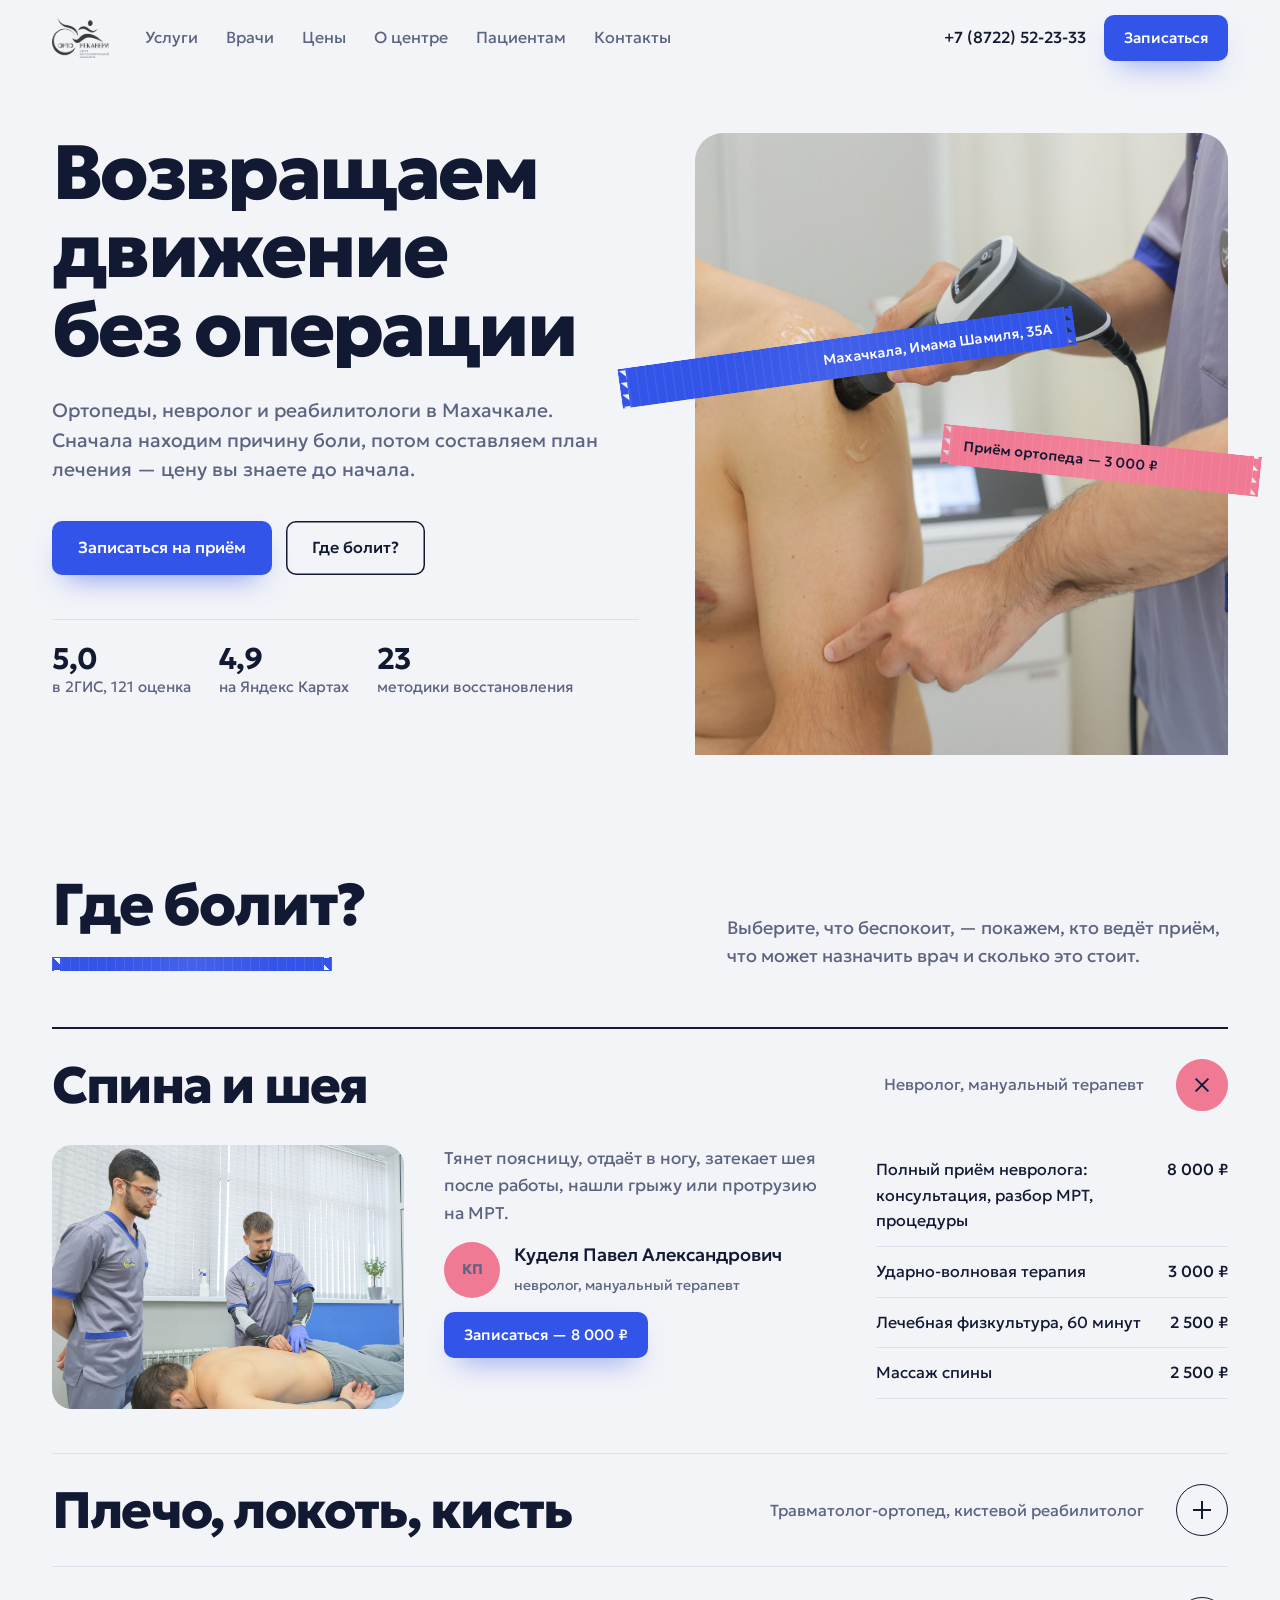
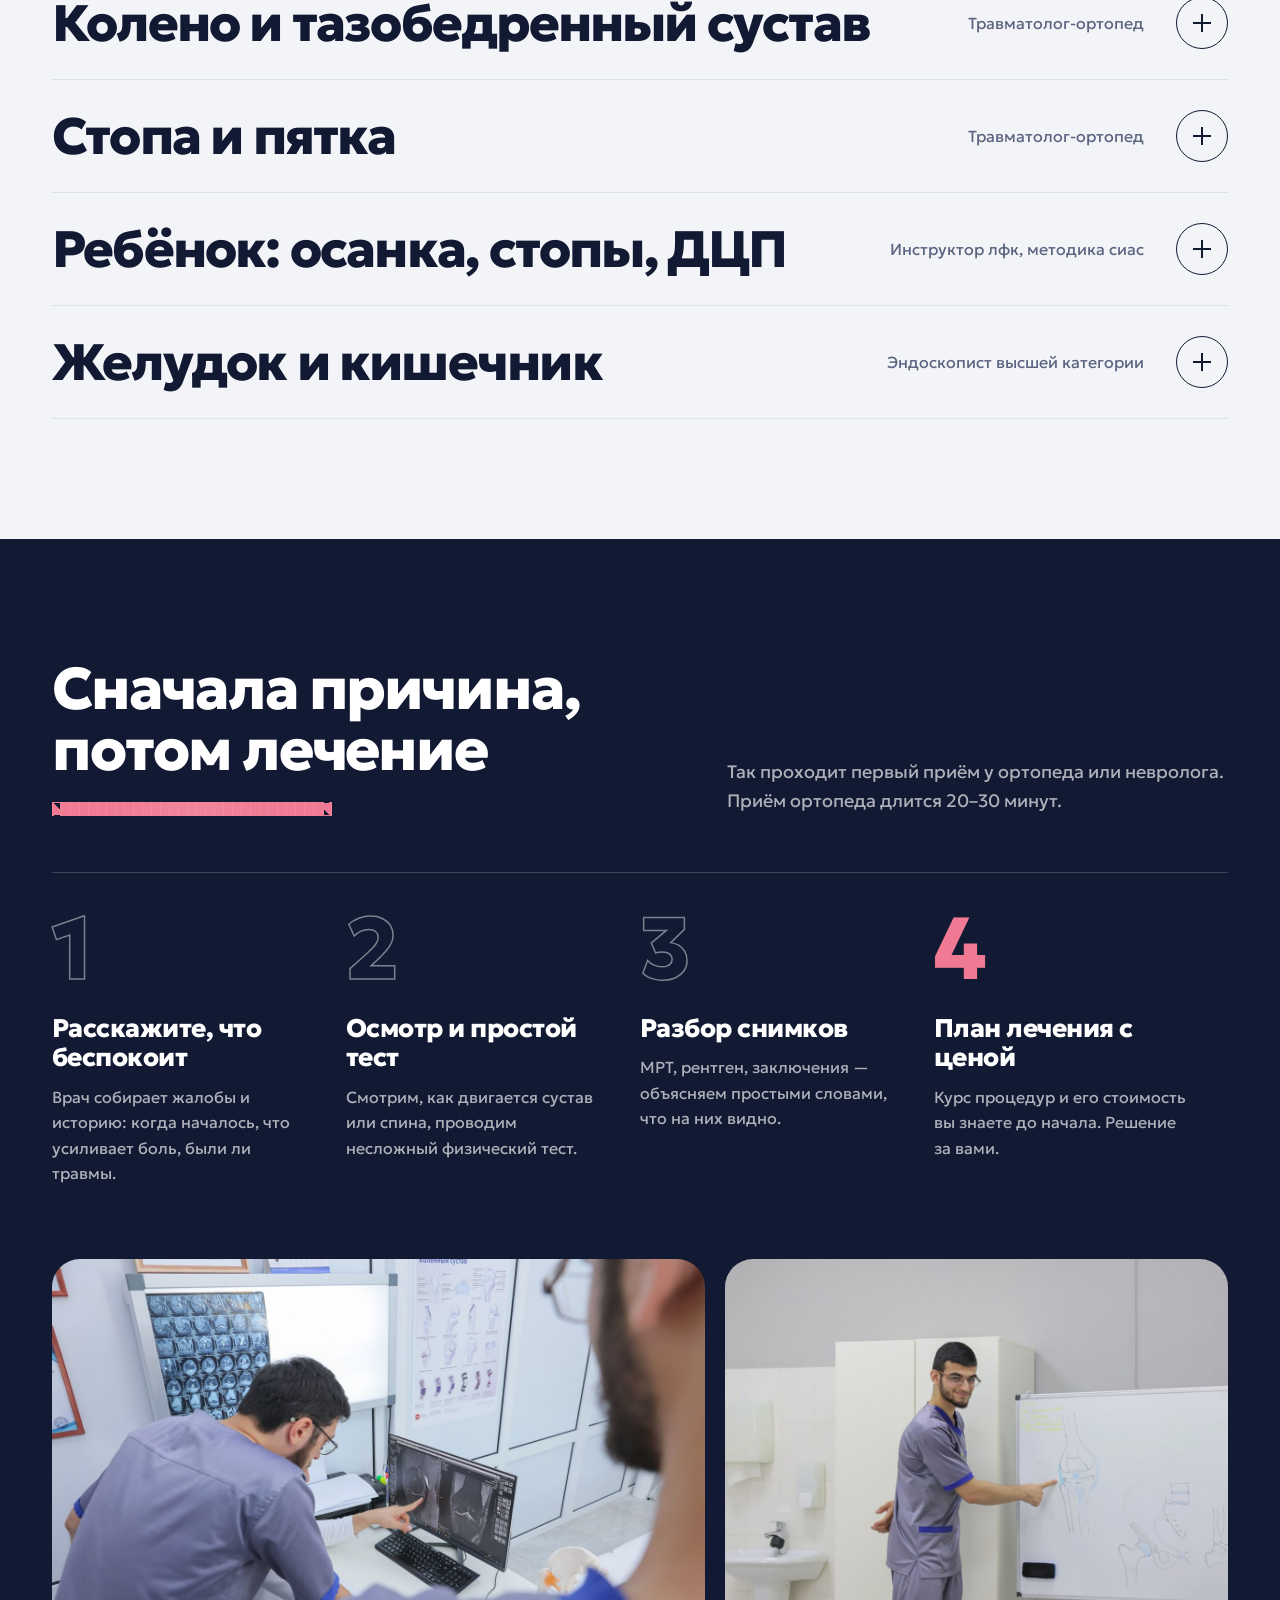
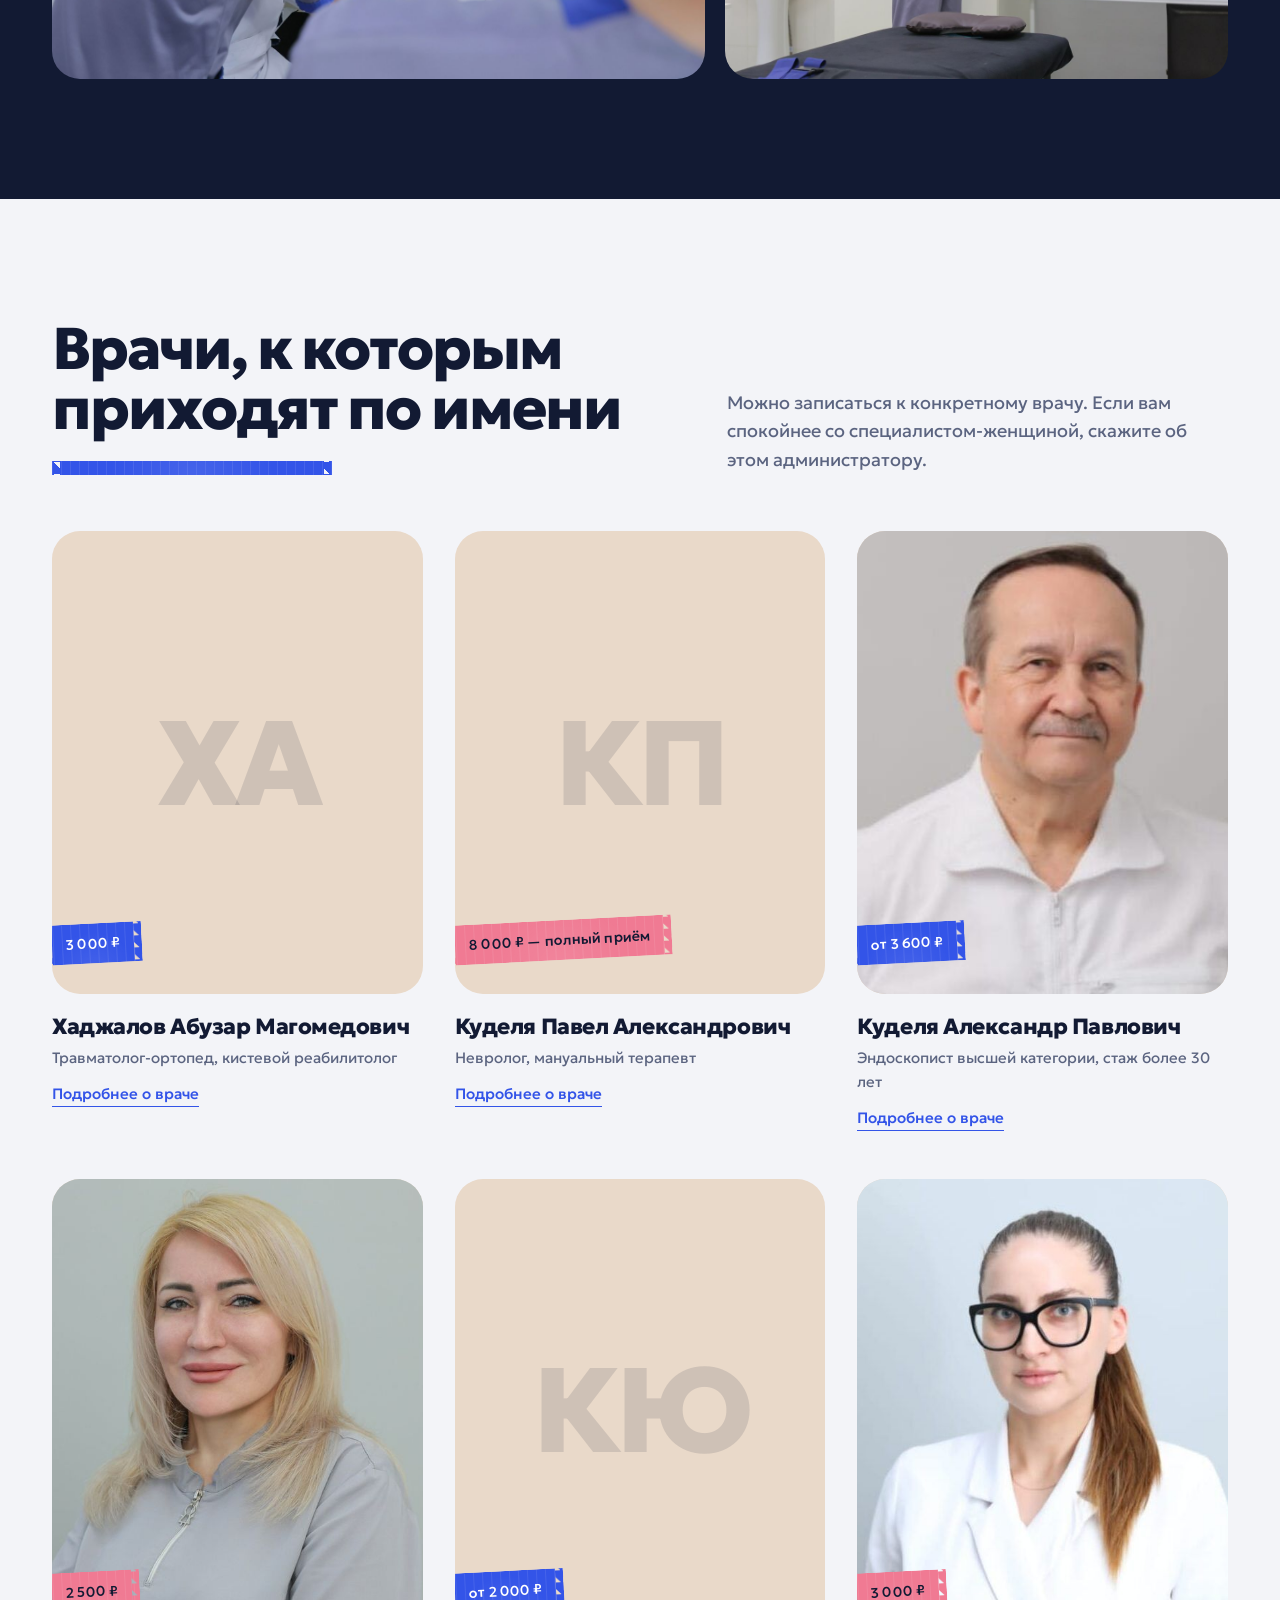
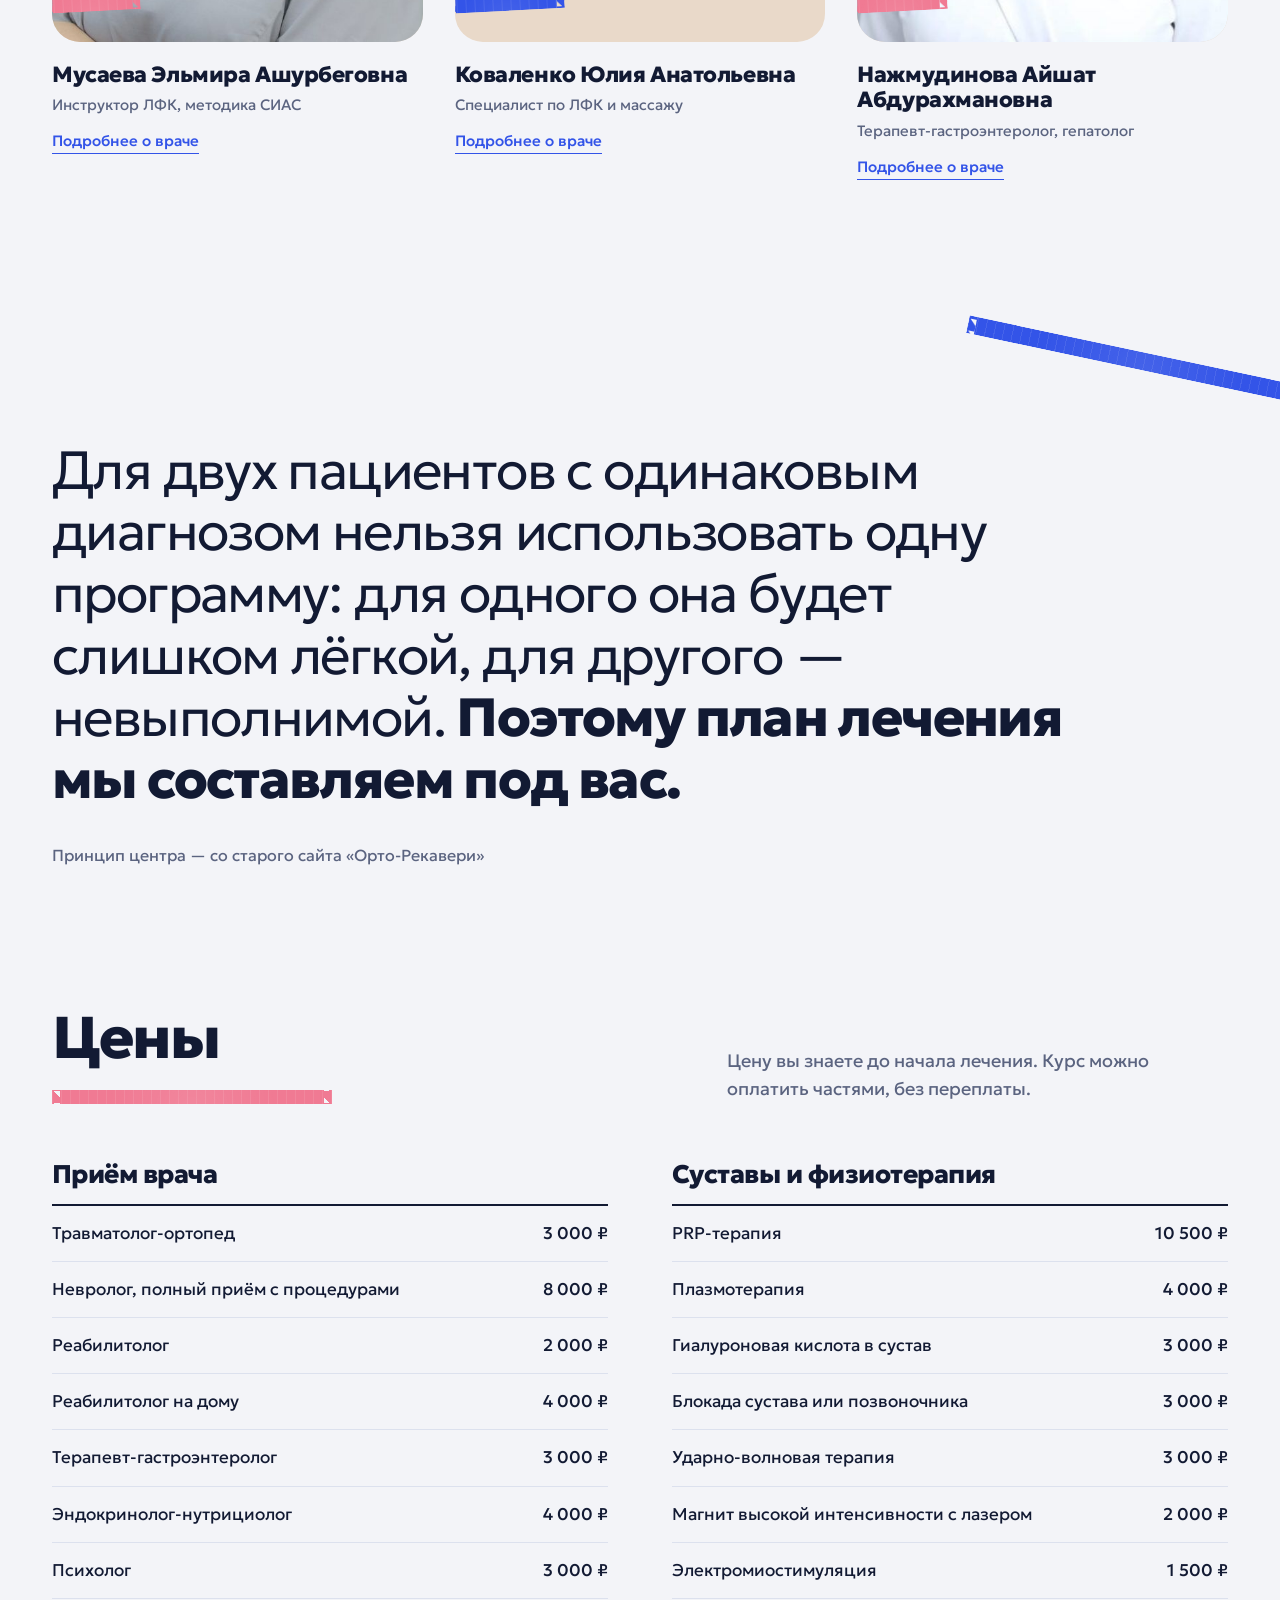
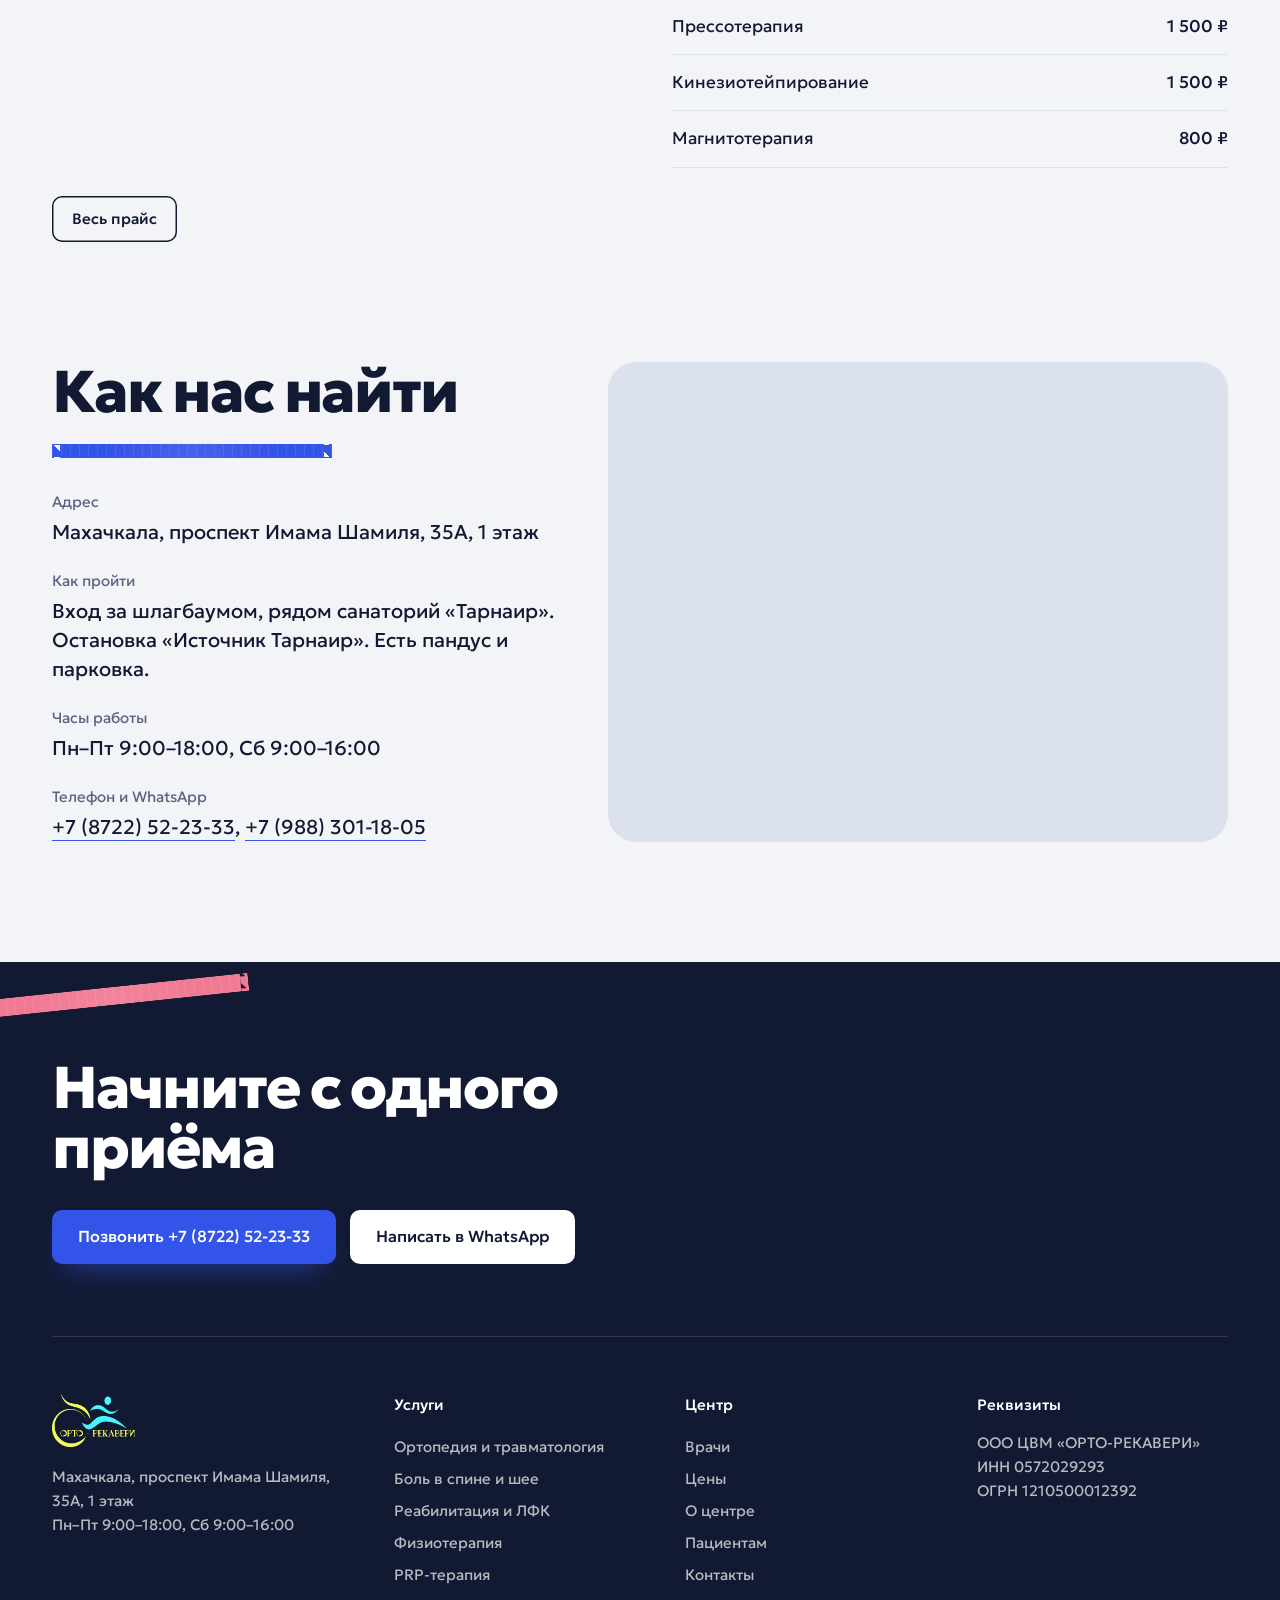
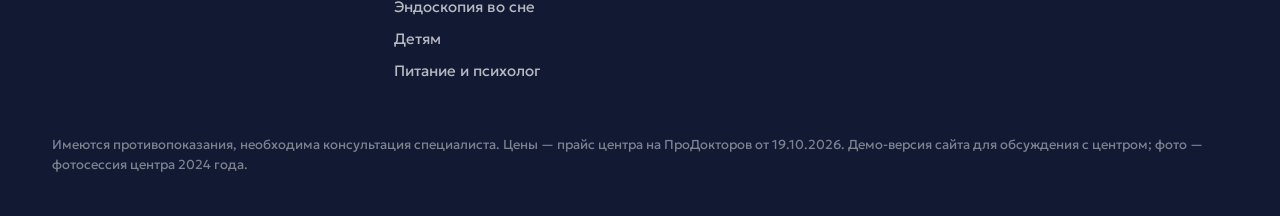
<file: index.html>
<!doctype html>
<html lang="ru">
<head>
<meta charset="utf-8">
<meta name="viewport" content="width=device-width, initial-scale=1">
<meta name="robots" content="noindex, nofollow">
<title>Орто-Рекавери — возвращаем движение без операции</title>
<meta name="description" content="Ортопеды, невролог и реабилитологи в Махачкале: лечение боли в спине и суставах без операции, реабилитация, ЛФК, физиотерапия, PRP, эндоскопия во сне.">
<link rel="preconnect" href="https://fonts.googleapis.com">
<link rel="preconnect" href="https://fonts.gstatic.com" crossorigin>
<link href="https://fonts.googleapis.com/css2?family=Geologica:wght@300;400;500;700;800&display=swap" rel="stylesheet">
<link rel="stylesheet" href="assets/site.css">
</head>
<body>
<header class="top"><div class="wrap top-in">
  <a class="logo" href=""><img src="assets/logo-dark.png" alt="Орто-Рекавери, на главную"></a>
  <nav class="menu" aria-label="Основное меню"><div class="mm"><a href="uslugi/">Услуги</a><div class="mm-panel"><a href="uslugi/ortopediya/">Ортопедия и травматология<span>3 000 ₽</span></a><a href="uslugi/spina/">Боль в спине и шее<span>8 000 ₽</span></a><a href="uslugi/reabilitaciya/">Реабилитация и ЛФК<span>2 500 ₽</span></a><a href="uslugi/fizioterapiya/">Физиотерапия<span>3 000 ₽</span></a><a href="uslugi/prp/">PRP-терапия<span>10 500 ₽</span></a><a href="uslugi/endoskopiya/">Эндоскопия во сне<span>6 000 ₽</span></a><a href="uslugi/detyam/">Детям<span>2 500 ₽</span></a><a href="uslugi/pitanie-i-psiholog/">Питание и психолог<span>4 000 ₽</span></a></div></div><a href="vrachi/">Врачи</a><a href="ceny/">Цены</a><a href="o-centre/">О центре</a><a href="pacientam/">Пациентам</a><a href="kontakty/">Контакты</a></nav>
  <div class="top-right"><a class="phone" href="tel:+78722522333">+7 (8722) 52-23-33</a><a class="btn btn-blue btn-sm" href="tel:+78722522333">Записаться</a>
  <button class="burger" type="button" aria-expanded="false" aria-label="Открыть меню"><svg width="20" height="20" viewBox="0 0 24 24" fill="none" stroke="currentColor" stroke-width="2.2" stroke-linecap="round" aria-hidden="true"><path d="M4 7h16M4 12h16M4 17h16"/></svg></button></div>
</div></header>
<nav class="mnav" hidden aria-label="Меню"><a href="">Главная</a><a href="vrachi/">Врачи</a><a href="ceny/">Цены</a><a href="o-centre/">О центре</a><a href="pacientam/">Пациентам</a><a href="kontakty/">Контакты</a><h4>Услуги</h4><div class="sub"><a href="uslugi/ortopediya/">Ортопедия и травматология<span>3 000 ₽</span></a><a href="uslugi/spina/">Боль в спине и шее<span>8 000 ₽</span></a><a href="uslugi/reabilitaciya/">Реабилитация и ЛФК<span>2 500 ₽</span></a><a href="uslugi/fizioterapiya/">Физиотерапия<span>3 000 ₽</span></a><a href="uslugi/prp/">PRP-терапия<span>10 500 ₽</span></a><a href="uslugi/endoskopiya/">Эндоскопия во сне<span>6 000 ₽</span></a><a href="uslugi/detyam/">Детям<span>2 500 ₽</span></a><a href="uslugi/pitanie-i-psiholog/">Питание и психолог<span>4 000 ₽</span></a></div><p style="margin-top:28px"><a class="btn btn-blue" style="width:100%;border:0" href="tel:+78722522333">Позвонить и записаться</a></p></nav>
<main>
<section class="hero"><div class="wrap hero-grid">
  <div>
    <h1><span class="ln"><span>Возвращаем</span></span><span class="ln"><span>движение</span></span><span class="ln"><span>без операции</span></span></h1>
    <p class="lead">Ортопеды, невролог и реабилитологи в Махачкале. Сначала находим причину боли, потом составляем план лечения — цену вы знаете до начала.</p>
    <div class="hero-cta"><a class="btn btn-blue" href="tel:+78722522333">Записаться на приём</a><a class="btn btn-line" href="#zones">Где болит?</a></div>
    <div class="hero-proof"><span><b>5,0</b>в 2ГИС, 121 оценка</span><span><b>4,9</b>на Яндекс Картах</span><span><b>23</b>методики восстановления</span></div>
  </div>
  <div class="hero-photo"><img src="assets/hero.jpg" alt="Ударно-волновая терапия плеча в кабинете центра">
    <span class="tape stretch t1">Махачкала, Имама Шамиля, 35А</span><span class="tape pink stretch t2">Приём ортопеда — 3 000 ₽</span></div>
</div></section><section class="sec" id="zones"><div class="wrap">
  <div class="sec-head"><div><h2>Где болит?</h2><span class="tape under stretch" aria-hidden="true"></span></div><p>Выберите, что беспокоит, — покажем, кто ведёт приём, что может назначить врач и сколько это стоит.</p></div>
  <div class="zones"><div class="zone open"><button class="zone-btn" type="button" aria-expanded="true"><span class="name">Спина и шея</span><span class="who">Невролог, мануальный терапевт</span><span class="plus" aria-hidden="true"></span></button>
  <div class="zone-body"><div><div class="zone-in">
    <img src="assets/back.jpg" alt="" loading="lazy">
    <div class="zone-doc"><p class="complaint">Тянет поясницу, отдаёт в ногу, затекает шея после работы, нашли грыжу или протрузию на МРТ.</p><div class="doc-line"><span class="ava p" aria-hidden="true">КП</span><div><b>Куделя Павел Александрович</b><span>невролог, мануальный терапевт</span></div></div><div><a class="btn btn-blue btn-sm" href="tel:+78722522333">Записаться — 8 000 ₽</a></div></div>
    <ul><li><span>Полный приём невролога: консультация, разбор МРТ, процедуры</span><b>8 000 ₽</b></li><li><span>Ударно-волновая терапия</span><b>3 000 ₽</b></li><li><span>Лечебная физкультура, 60 минут</span><b>2 500 ₽</b></li><li><span>Массаж спины</span><b>2 500 ₽</b></li></ul>
  </div></div></div></div><div class="zone"><button class="zone-btn" type="button" aria-expanded="false"><span class="name">Плечо, локоть, кисть</span><span class="who">Травматолог-ортопед, кистевой реабилитолог</span><span class="plus" aria-hidden="true"></span></button>
  <div class="zone-body"><div><div class="zone-in">
    <img src="assets/physio.jpg" alt="" loading="lazy">
    <div class="zone-doc"><p class="complaint">Не поднимается рука, болит локоть, кисть плохо разгибается после перелома или операции.</p><div class="doc-line"><span class="ava c" aria-hidden="true">ХА</span><div><b>Хаджалов Абузар Магомедович</b><span>травматолог-ортопед, кистевой реабилитолог</span></div></div><div><a class="btn btn-blue btn-sm" href="tel:+78722522333">Записаться — 3 000 ₽</a></div></div>
    <ul><li><span>Разработка кисти после операции</span><b>3 000 ₽</b></li><li><span>Ударно-волновая терапия</span><b>3 000 ₽</b></li><li><span>Кинезиотейпирование</span><b>1 500 ₽</b></li><li><span>Магнит высокой интенсивности с лазером</span><b>2 000 ₽</b></li></ul>
  </div></div></div></div><div class="zone"><button class="zone-btn" type="button" aria-expanded="false"><span class="name">Колено и тазобедренный сустав</span><span class="who">Травматолог-ортопед</span><span class="plus" aria-hidden="true"></span></button>
  <div class="zone-body"><div><div class="zone-in">
    <img src="assets/knee.jpg" alt="" loading="lazy">
    <div class="zone-doc"><p class="complaint">Болит колено на лестнице, щёлкает, отекает после нагрузки, врач сказал «артроз».</p><div class="doc-line"><span class="ava c" aria-hidden="true">ХА</span><div><b>Хаджалов Абузар Магомедович</b><span>травматолог-ортопед</span></div></div><div><a class="btn btn-blue btn-sm" href="tel:+78722522333">Записаться — 3 000 ₽</a></div></div>
    <ul><li><span>PRP-терапия</span><b>10 500 ₽</b></li><li><span>Плазмотерапия</span><b>4 000 ₽</b></li><li><span>Гиалуроновая кислота в сустав, процедура</span><b>3 000 ₽</b></li><li><span>Ударно-волновая терапия</span><b>3 000 ₽</b></li></ul>
  </div></div></div></div><div class="zone"><button class="zone-btn" type="button" aria-expanded="false"><span class="name">Стопа и пятка</span><span class="who">Травматолог-ортопед</span><span class="plus" aria-hidden="true"></span></button>
  <div class="zone-body"><div><div class="zone-in">
    <img src="assets/massage.jpg" alt="" loading="lazy">
    <div class="zone-doc"><p class="complaint">Утром больно наступить на пятку, плоскостопие, быстро устают ноги.</p><div class="doc-line"><span class="ava c" aria-hidden="true">ХА</span><div><b>Хаджалов Абузар Магомедович</b><span>травматолог-ортопед</span></div></div><div><a class="btn btn-blue btn-sm" href="tel:+78722522333">Записаться — 3 000 ₽</a></div></div>
    <ul><li><span>Ударно-волновая терапия</span><b>3 000 ₽</b></li><li><span>Индивидуальные стельки Formthotics</span><b>13 500 ₽</b></li><li><span>Детские стельки Formthotics</span><b>9 500 ₽</b></li></ul>
  </div></div></div></div><div class="zone"><button class="zone-btn" type="button" aria-expanded="false"><span class="name">Ребёнок: осанка, стопы, ДЦП</span><span class="who">Инструктор лфк, методика сиас</span><span class="plus" aria-hidden="true"></span></button>
  <div class="zone-body"><div><div class="zone-in">
    <img src="assets/lfk.jpg" alt="" loading="lazy">
    <div class="zone-doc"><p class="complaint">Сутулится, одно плечо выше, плоскостопие, нужны регулярные занятия при ДЦП.</p><div class="doc-line"><img class="ava" src="assets/d-musaeva.jpg" alt=""><div><b>Мусаева Эльмира Ашурбеговна</b><span>инструктор ЛФК, методика СИАС</span></div></div><div><a class="btn btn-blue btn-sm" href="tel:+78722522333">Записаться — 2 500 ₽</a></div></div>
    <ul><li><span>Гимнастика при сколиозе по методике СИАС</span><b>2 500 ₽</b></li><li><span>То же в группе</span><b>2 000 ₽</b></li><li><span>Занятие с ребёнком с ДЦП</span><b>2 500 ₽</b></li><li><span>Детский массаж</span><b>от 1 600 ₽</b></li></ul>
  </div></div></div></div><div class="zone"><button class="zone-btn" type="button" aria-expanded="false"><span class="name">Желудок и кишечник</span><span class="who">Эндоскопист высшей категории</span><span class="plus" aria-hidden="true"></span></button>
  <div class="zone-body"><div><div class="zone-in">
    <img src="assets/endo.jpg" alt="" loading="lazy">
    <div class="zone-doc"><p class="complaint">Нужно пройти гастроскопию или колоноскопию, но страшно. Под седацией вы просто спите.</p><div class="doc-line"><img class="ava" src="assets/d-kudelya-a.jpg" alt=""><div><b>Куделя Александр Павлович</b><span>эндоскопист высшей категории</span></div></div><div><a class="btn btn-blue btn-sm" href="tel:+78722522333">Записаться — от 3 600 ₽</a></div></div>
    <ul><li><span>Гастроскопия под седацией</span><b>6 000 ₽</b></li><li><span>Колоноскопия под седацией</span><b>10 000 ₽</b></li><li><span>Оба обследования за один визит, под седацией</span><b>14 000 ₽</b></li><li><span>Гастроскопия без седации</span><b>3 600 ₽</b></li></ul>
  </div></div></div></div></div>
</div></section><section class="sec dark"><div class="wrap">
  <div class="sec-head"><div><h2>Сначала причина, потом лечение</h2><span class="tape pink under stretch" aria-hidden="true"></span></div><p>Так проходит первый приём у ортопеда или невролога. Приём ортопеда длится 20–30 минут.</p></div>
  <ol class="path"><li><h3>Расскажите, что беспокоит</h3><p>Врач собирает жалобы и историю: когда началось, что усиливает боль, были ли травмы.</p></li><li><h3>Осмотр и простой тест</h3><p>Смотрим, как двигается сустав или спина, проводим несложный физический тест.</p></li><li><h3>Разбор снимков</h3><p>МРТ, рентген, заключения — объясняем простыми словами, что на них видно.</p></li><li><h3>План лечения с ценой</h3><p>Курс процедур и его стоимость вы знаете до начала. Решение за вами.</p></li></ol><div class="path-photo"><img src="assets/mri.jpg" alt="Врачи разбирают снимок МРТ" loading="lazy"><img src="assets/explain.jpg" alt="Врач объясняет диагноз на доске" loading="lazy"></div>
</div></section><section class="sec"><div class="wrap">
  <div class="sec-head"><div><h2>Врачи, к которым приходят по имени</h2><span class="tape under stretch" aria-hidden="true"></span></div><p>Можно записаться к конкретному врачу. Если вам спокойнее со специалистом-женщиной, скажите об этом администратору.</p></div>
  <div class="docs"><button class="doc" type="button" data-doc="doc-ХА0"><span class="doc-pic"><span class="mono" aria-hidden="true">ХА</span><span class="tape stretch">3 000 ₽</span></span><span class="dname">Хаджалов Абузар Магомедович</span><span class="role">Травматолог-ортопед, кистевой реабилитолог</span><span class="more">Подробнее о враче</span></button><button class="doc" type="button" data-doc="doc-КП1"><span class="doc-pic"><span class="mono" aria-hidden="true">КП</span><span class="tape pink stretch">8 000 ₽ — полный приём</span></span><span class="dname">Куделя Павел Александрович</span><span class="role">Невролог, мануальный терапевт</span><span class="more">Подробнее о враче</span></button><button class="doc" type="button" data-doc="doc-КА2"><span class="doc-pic"><img src="assets/d-kudelya-a.jpg" alt="Куделя Александр Павлович" loading="lazy"><span class="tape stretch">от 3 600 ₽</span></span><span class="dname">Куделя Александр Павлович</span><span class="role">Эндоскопист высшей категории, стаж более 30 лет</span><span class="more">Подробнее о враче</span></button><button class="doc" type="button" data-doc="doc-МЭ3"><span class="doc-pic"><img src="assets/d-musaeva.jpg" alt="Мусаева Эльмира Ашурбеговна" loading="lazy"><span class="tape pink stretch">2 500 ₽</span></span><span class="dname">Мусаева Эльмира Ашурбеговна</span><span class="role">Инструктор ЛФК, методика СИАС</span><span class="more">Подробнее о враче</span></button><button class="doc" type="button" data-doc="doc-КЮ4"><span class="doc-pic"><span class="mono" aria-hidden="true">КЮ</span><span class="tape stretch">от 2 000 ₽</span></span><span class="dname">Коваленко Юлия Анатольевна</span><span class="role">Специалист по ЛФК и массажу</span><span class="more">Подробнее о враче</span></button><button class="doc" type="button" data-doc="doc-НА5"><span class="doc-pic"><img src="assets/d-nazhmudinova.jpg" alt="Нажмудинова Айшат Абдурахмановна" loading="lazy"><span class="tape pink stretch">3 000 ₽</span></span><span class="dname">Нажмудинова Айшат Абдурахмановна</span><span class="role">Терапевт-гастроэнтеролог, гепатолог</span><span class="more">Подробнее о враче</span></button></div>
</div></section><section class="quote"><span class="tape stretch" aria-hidden="true"></span><div class="wrap">
  <blockquote>Для двух пациентов с одинаковым диагнозом нельзя использовать одну программу: для одного она будет слишком лёгкой, для другого — невыполнимой. <b>Поэтому план лечения мы составляем под вас.</b></blockquote>
  <cite>Принцип центра — со старого сайта «Орто-Рекавери»</cite>
</div></section><section class="sec" style="padding-top:0"><div class="wrap">
  <div class="sec-head"><div><h2>Цены</h2><span class="tape pink under stretch" aria-hidden="true"></span></div><p>Цену вы знаете до начала лечения. Курс можно оплатить частями, без переплаты.</p></div>
  <div class="prices"><div class="pgroup"><h3>Приём врача</h3><ul><li><span>Травматолог-ортопед</span><b>3 000 ₽</b></li><li><span>Невролог, полный приём с процедурами</span><b>8 000 ₽</b></li><li><span>Реабилитолог</span><b>2 000 ₽</b></li><li><span>Реабилитолог на дому</span><b>4 000 ₽</b></li><li><span>Терапевт-гастроэнтеролог</span><b>3 000 ₽</b></li><li><span>Эндокринолог-нутрициолог</span><b>4 000 ₽</b></li><li><span>Психолог</span><b>3 000 ₽</b></li></ul></div><div class="pgroup"><h3>Суставы и физиотерапия</h3><ul><li><span>PRP-терапия</span><b>10 500 ₽</b></li><li><span>Плазмотерапия</span><b>4 000 ₽</b></li><li><span>Гиалуроновая кислота в сустав</span><b>3 000 ₽</b></li><li><span>Блокада сустава или позвоночника</span><b>3 000 ₽</b></li><li><span>Ударно-волновая терапия</span><b>3 000 ₽</b></li><li><span>Магнит высокой интенсивности с лазером</span><b>2 000 ₽</b></li><li><span>Электромиостимуляция</span><b>1 500 ₽</b></li><li><span>Прессотерапия</span><b>1 500 ₽</b></li><li><span>Кинезиотейпирование</span><b>1 500 ₽</b></li><li><span>Магнитотерапия</span><b>800 ₽</b></li></ul></div></div><p class="price-note"><a class="btn btn-line btn-sm" href="ceny/">Весь прайс</a></p>
</div></section><section class="sec" style="padding-top:0"><div class="wrap visit">
  <div><h2>Как нас найти</h2><span class="tape under stretch" aria-hidden="true"></span>
  <dl><div><dt>Адрес</dt><dd>Махачкала, проспект Имама Шамиля, 35А, 1 этаж</dd></div>
  <div><dt>Как пройти</dt><dd>Вход за шлагбаумом, рядом санаторий «Тарнаир». Остановка «Источник Тарнаир». Есть пандус и парковка.</dd></div>
  <div><dt>Часы работы</dt><dd>Пн–Пт 9:00–18:00, Сб 9:00–16:00</dd></div>
  <div><dt>Телефон и WhatsApp</dt><dd><a href="tel:+78722522333">+7 (8722) 52-23-33</a>, <a href="https://wa.me/79883011805" target="_blank" rel="noreferrer">+7 (988) 301-18-05</a></dd></div></dl></div>
  <div class="map"><iframe title="Орто-Рекавери на карте" loading="lazy" src="https://yandex.ru/map-widget/v1/?ll=47.498081%2C42.965856&z=17&pt=47.498081%2C42.965856%2Cpm2rdm"></iframe></div>
</div></section>
</main>
<footer class="foot"><span class="tape pink stretch" aria-hidden="true"></span><div class="wrap">
  <div class="foot-cta"><h2>Начните с одного приёма</h2><div class="hero-cta" style="margin:0"><a class="btn btn-blue" href="tel:+78722522333">Позвонить +7 (8722) 52-23-33</a><a class="btn btn-white" href="https://wa.me/79883011805" target="_blank" rel="noreferrer">Написать в WhatsApp</a></div></div>
  <div class="foot-grid">
    <div><img src="assets/logo-color.png" alt="Орто-Рекавери"><p>Махачкала, проспект Имама Шамиля, 35А, 1 этаж</p><p>Пн–Пт 9:00–18:00, Сб 9:00–16:00</p></div>
    <div><h4>Услуги</h4><a href="uslugi/ortopediya/">Ортопедия и травматология</a><a href="uslugi/spina/">Боль в спине и шее</a><a href="uslugi/reabilitaciya/">Реабилитация и ЛФК</a><a href="uslugi/fizioterapiya/">Физиотерапия</a><a href="uslugi/prp/">PRP-терапия</a><a href="uslugi/endoskopiya/">Эндоскопия во сне</a><a href="uslugi/detyam/">Детям</a><a href="uslugi/pitanie-i-psiholog/">Питание и психолог</a></div>
    <div><h4>Центр</h4><a href="vrachi/">Врачи</a><a href="ceny/">Цены</a><a href="o-centre/">О центре</a><a href="pacientam/">Пациентам</a><a href="kontakty/">Контакты</a></div>
    <div><h4>Реквизиты</h4><p>ООО ЦВМ «ОРТО-РЕКАВЕРИ»</p><p>ИНН 0572029293</p><p>ОГРН 1210500012392</p></div>
  </div>
  <p class="legal">Имеются противопоказания, необходима консультация специалиста. Цены — прайс центра на ПроДокторов от 19.10.2026. Демо-версия сайта для обсуждения с центром; фото — фотосессия центра 2024 года.</p>
</div></footer>
<nav class="dock" aria-label="Быстрая запись"><a href="https://wa.me/79883011805" target="_blank" rel="noreferrer">WhatsApp</a><a href="tel:+78722522333">Позвонить и записаться</a></nav>
<template id="doc-ХА0"><div class="pic"><span class="mono">ХА</span></div><div class="txt"><h3>Хаджалов Абузар Магомедович</h3><p class="role">Травматолог-ортопед, кистевой реабилитолог</p><p class="treats">Суставы, травмы, восстановление после операций, PRP</p><div class="bot"><b>3 000 ₽</b><a class="btn btn-blue" href="tel:+78722522333">Записаться к врачу</a></div></div></template><template id="doc-КП1"><div class="pic"><span class="mono">КП</span></div><div class="txt"><h3>Куделя Павел Александрович</h3><p class="role">Невролог, мануальный терапевт</p><p class="treats">Боль в спине и шее, грыжи, спортивные травмы</p><ul><li>Проводит авторские семинары по сухим иглам для специалистов</li></ul><div class="bot"><b>8 000 ₽ — полный приём</b><a class="btn btn-blue" href="tel:+78722522333">Записаться к врачу</a></div></div></template><template id="doc-КА2"><div class="pic"><img src="assets/d-kudelya-a.jpg" alt=""></div><div class="txt"><h3>Куделя Александр Павлович</h3><p class="role">Эндоскопист высшей категории, стаж более 30 лет</p><p class="treats">Гастроскопия и колоноскопия, в том числе во сне под седацией. Окончил ДГМИ, переподготовка по эндоскопии в ГНЦ колопроктологии (Москва)</p><ul><li>Дагестанский государственный медицинский институт, лечебное дело (1979)</li><li>Переподготовка по эндоскопии — ГНЦ колопроктологии, Москва (1984)</li><li>Высшая квалификационная категория по эндоскопии (2004)</li><li>Повышение квалификации: РМАПО (1999, 2018), СПбМАПО (2009), ГНЦ колопроктологии (2014)</li></ul><div class="bot"><b>от 3 600 ₽</b><a class="btn btn-blue" href="tel:+78722522333">Записаться к врачу</a></div></div></template><template id="doc-МЭ3"><div class="pic"><img src="assets/d-musaeva.jpg" alt=""></div><div class="txt"><h3>Мусаева Эльмира Ашурбеговна</h3><p class="role">Инструктор ЛФК, методика СИАС</p><p class="treats">Сколиоз и осанка у детей и взрослых, детская ЛФК</p><ul><li>Лечебная гимнастика по методике SEAS (СИАС)</li><li>Ашхабадское медицинское училище (1994)</li><li>Северо-Кавказский государственный институт (2012)</li></ul><div class="bot"><b>2 500 ₽</b><a class="btn btn-blue" href="tel:+78722522333">Записаться к врачу</a></div></div></template><template id="doc-КЮ4"><div class="pic"><span class="mono">КЮ</span></div><div class="txt"><h3>Коваленко Юлия Анатольевна</h3><p class="role">Специалист по ЛФК и массажу</p><p class="treats">Занятия с детьми с ДЦП, СИАС, массаж</p><div class="bot"><b>от 2 000 ₽</b><a class="btn btn-blue" href="tel:+78722522333">Записаться к врачу</a></div></div></template><template id="doc-НА5"><div class="pic"><img src="assets/d-nazhmudinova.jpg" alt=""></div><div class="txt"><h3>Нажмудинова Айшат Абдурахмановна</h3><p class="role">Терапевт-гастроэнтеролог, гепатолог</p><p class="treats">Желудок, кишечник, печень. Сеченовский университет, стаж 9 лет</p><ul><li>Первый МГМУ им. Сеченова, лечебное дело (2013)</li><li>Специализация по гастроэнтерологии — МГМСУ им. Евдокимова (2019)</li><li>Повышение квалификации по гастроэнтерологии и гепатологии — РНИМУ им. Пирогова (2023–2024)</li></ul><div class="bot"><b>3 000 ₽</b><a class="btn btn-blue" href="tel:+78722522333">Записаться к врачу</a></div></div></template>
<script src="assets/site.js"></script>
</body>
</html>
</file>
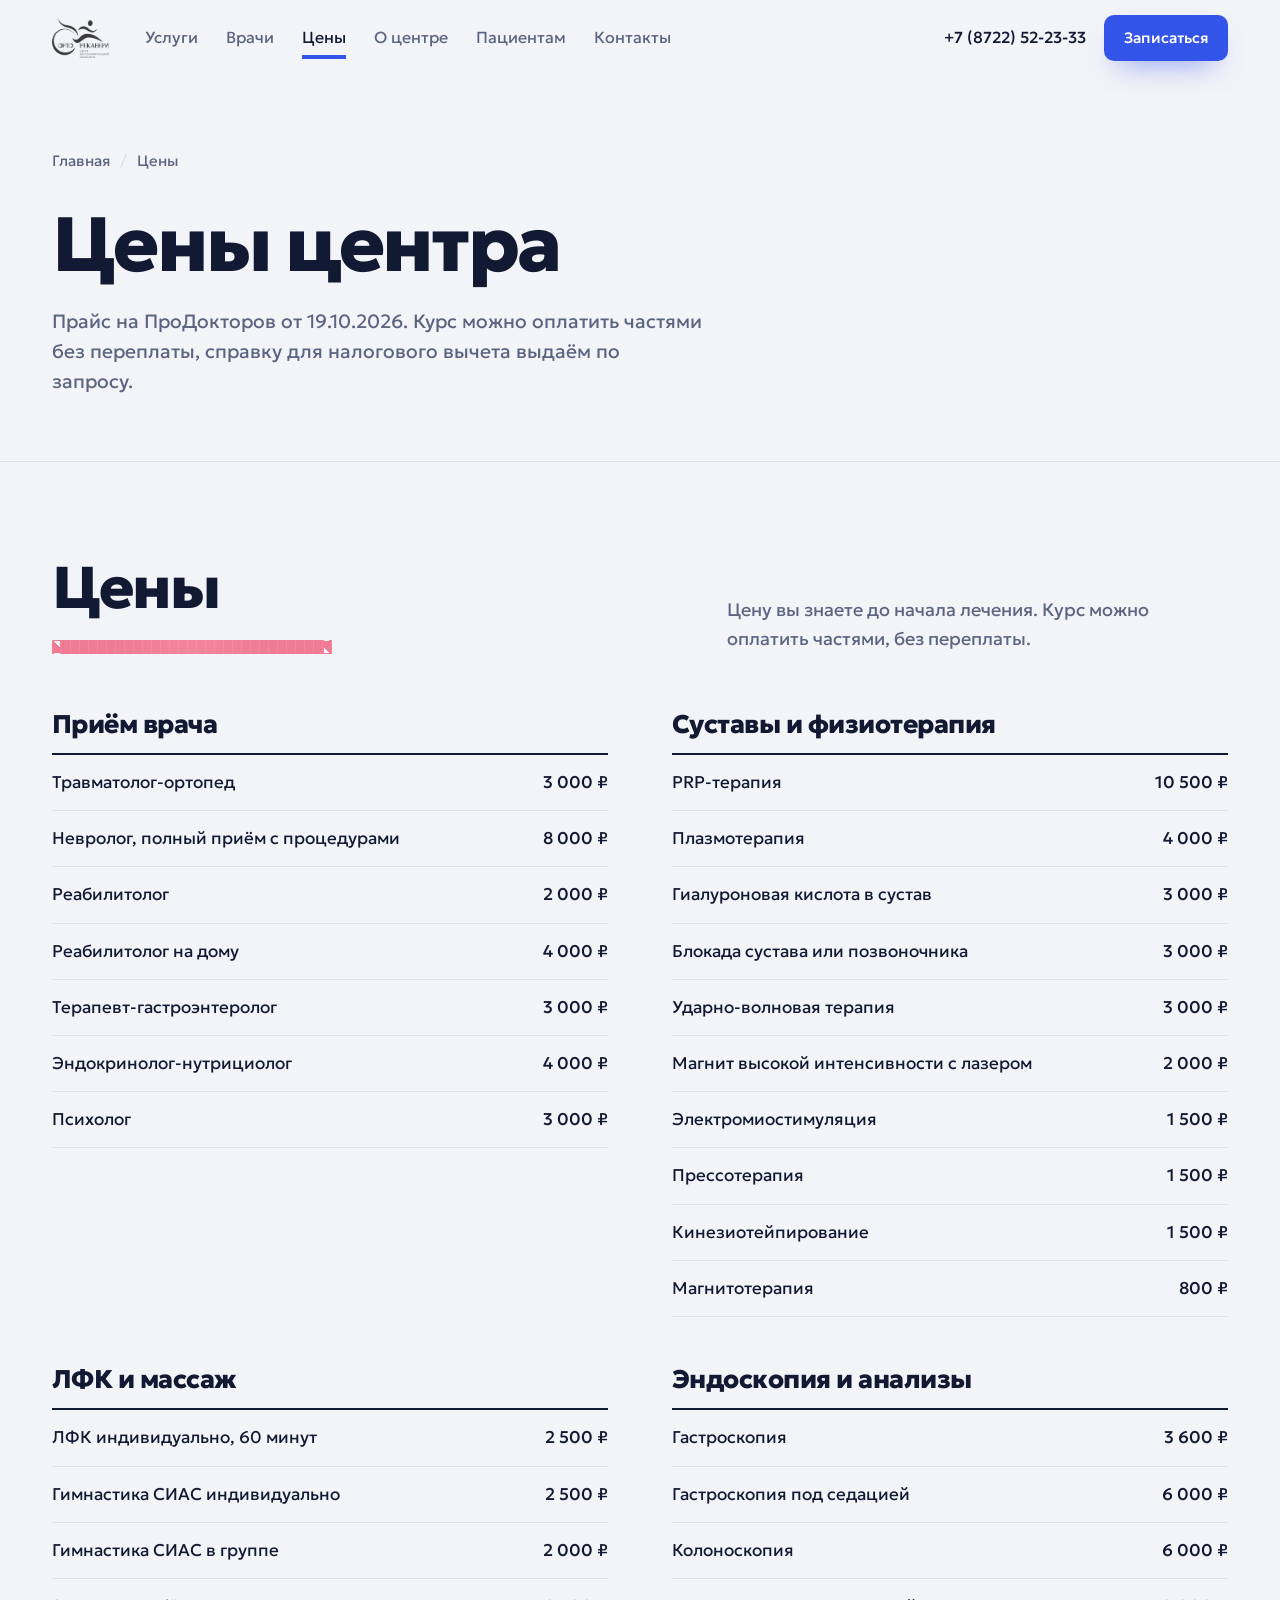
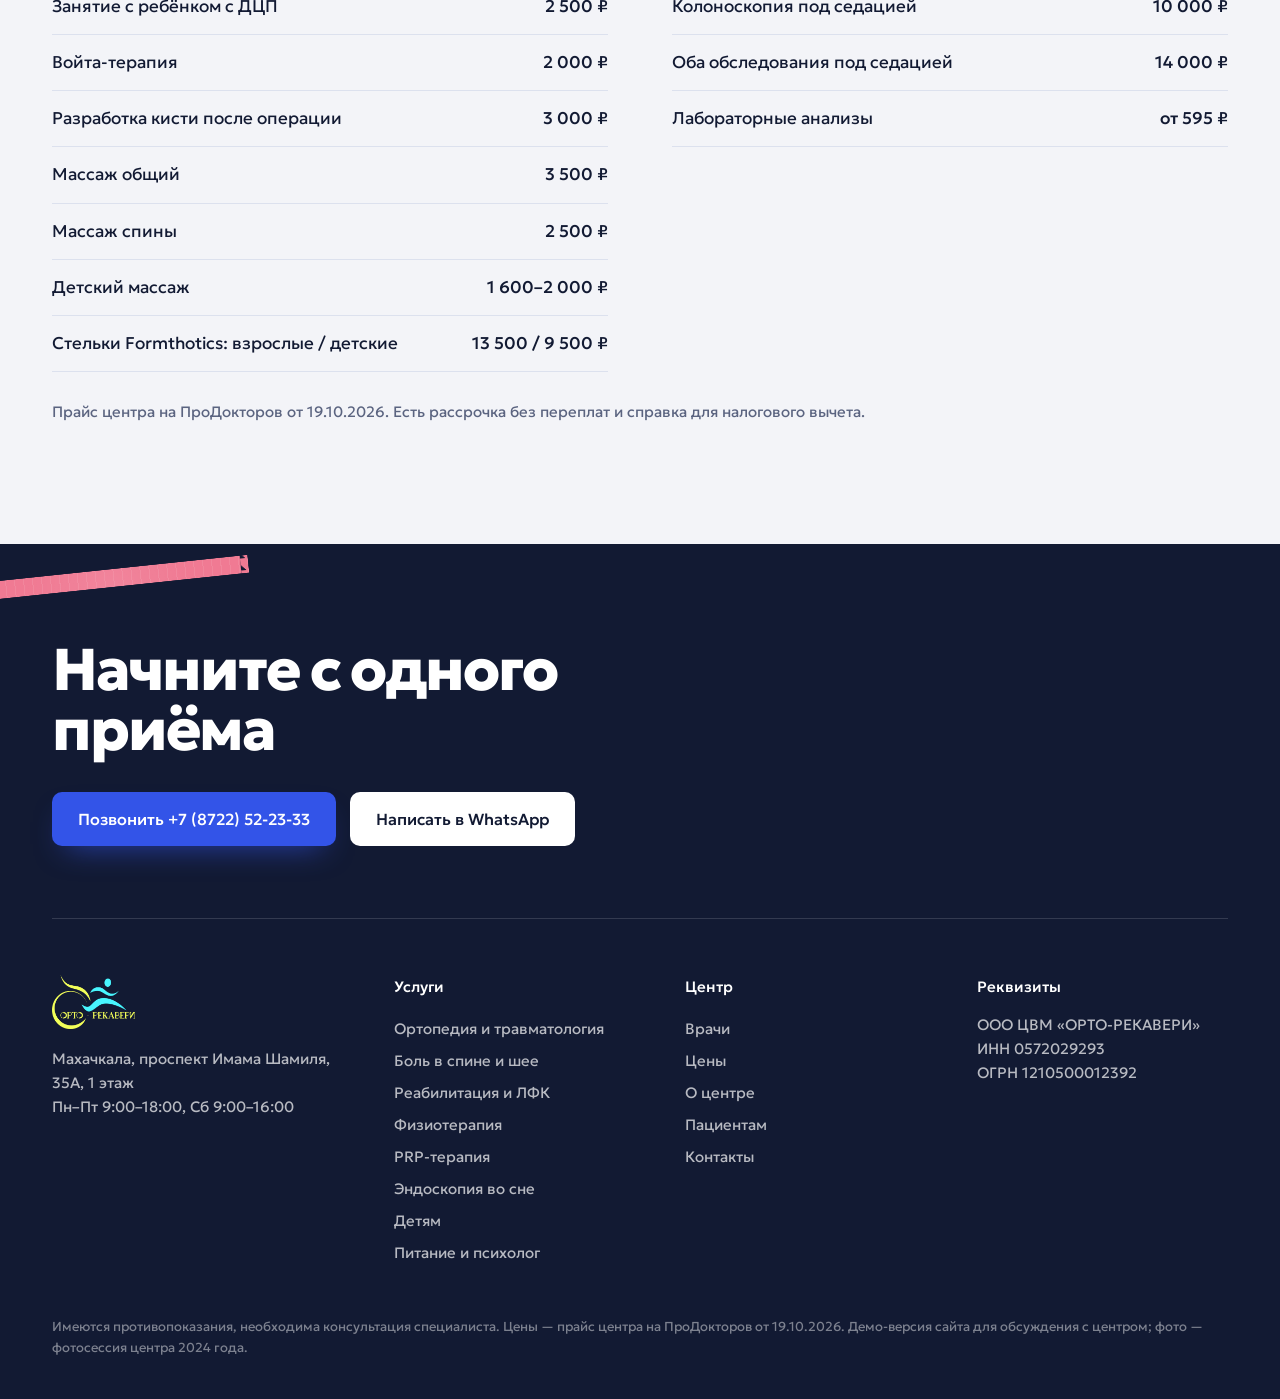
<file: ceny/index.html>
<!doctype html>
<html lang="ru">
<head>
<meta charset="utf-8">
<meta name="viewport" content="width=device-width, initial-scale=1">
<meta name="robots" content="noindex, nofollow">
<title>Цены — Орто-Рекавери</title>
<meta name="description" content="Прайс центра.">
<link rel="preconnect" href="https://fonts.googleapis.com">
<link rel="preconnect" href="https://fonts.gstatic.com" crossorigin>
<link href="https://fonts.googleapis.com/css2?family=Geologica:wght@300;400;500;700;800&display=swap" rel="stylesheet">
<link rel="stylesheet" href="../assets/site.css">
</head>
<body>
<header class="top"><div class="wrap top-in">
  <a class="logo" href="../"><img src="../assets/logo-dark.png" alt="Орто-Рекавери, на главную"></a>
  <nav class="menu" aria-label="Основное меню"><div class="mm"><a href="../uslugi/">Услуги</a><div class="mm-panel"><a href="../uslugi/ortopediya/">Ортопедия и травматология<span>3 000 ₽</span></a><a href="../uslugi/spina/">Боль в спине и шее<span>8 000 ₽</span></a><a href="../uslugi/reabilitaciya/">Реабилитация и ЛФК<span>2 500 ₽</span></a><a href="../uslugi/fizioterapiya/">Физиотерапия<span>3 000 ₽</span></a><a href="../uslugi/prp/">PRP-терапия<span>10 500 ₽</span></a><a href="../uslugi/endoskopiya/">Эндоскопия во сне<span>6 000 ₽</span></a><a href="../uslugi/detyam/">Детям<span>2 500 ₽</span></a><a href="../uslugi/pitanie-i-psiholog/">Питание и психолог<span>4 000 ₽</span></a></div></div><a href="../vrachi/">Врачи</a><a href="../ceny/" class="on">Цены</a><a href="../o-centre/">О центре</a><a href="../pacientam/">Пациентам</a><a href="../kontakty/">Контакты</a></nav>
  <div class="top-right"><a class="phone" href="tel:+78722522333">+7 (8722) 52-23-33</a><a class="btn btn-blue btn-sm" href="tel:+78722522333">Записаться</a>
  <button class="burger" type="button" aria-expanded="false" aria-label="Открыть меню"><svg width="20" height="20" viewBox="0 0 24 24" fill="none" stroke="currentColor" stroke-width="2.2" stroke-linecap="round" aria-hidden="true"><path d="M4 7h16M4 12h16M4 17h16"/></svg></button></div>
</div></header>
<nav class="mnav" hidden aria-label="Меню"><a href="../">Главная</a><a href="../vrachi/">Врачи</a><a href="../ceny/">Цены</a><a href="../o-centre/">О центре</a><a href="../pacientam/">Пациентам</a><a href="../kontakty/">Контакты</a><h4>Услуги</h4><div class="sub"><a href="../uslugi/ortopediya/">Ортопедия и травматология<span>3 000 ₽</span></a><a href="../uslugi/spina/">Боль в спине и шее<span>8 000 ₽</span></a><a href="../uslugi/reabilitaciya/">Реабилитация и ЛФК<span>2 500 ₽</span></a><a href="../uslugi/fizioterapiya/">Физиотерапия<span>3 000 ₽</span></a><a href="../uslugi/prp/">PRP-терапия<span>10 500 ₽</span></a><a href="../uslugi/endoskopiya/">Эндоскопия во сне<span>6 000 ₽</span></a><a href="../uslugi/detyam/">Детям<span>2 500 ₽</span></a><a href="../uslugi/pitanie-i-psiholog/">Питание и психолог<span>4 000 ₽</span></a></div><p style="margin-top:28px"><a class="btn btn-blue" style="width:100%;border:0" href="tel:+78722522333">Позвонить и записаться</a></p></nav>
<main>
<section class="phead"><div class="wrap"><nav class="crumbs" aria-label="Хлебные крошки"><a href="../">Главная</a><span>Цены</span></nav><h1>Цены центра</h1><p class="lead">Прайс на ПроДокторов от 19.10.2026. Курс можно оплатить частями без переплаты, справку для налогового вычета выдаём по запросу.</p></div></section><div style="height:96px"></div><section class="sec" style="padding-top:0"><div class="wrap">
  <div class="sec-head"><div><h2>Цены</h2><span class="tape pink under stretch" aria-hidden="true"></span></div><p>Цену вы знаете до начала лечения. Курс можно оплатить частями, без переплаты.</p></div>
  <div class="prices"><div class="pgroup"><h3>Приём врача</h3><ul><li><span>Травматолог-ортопед</span><b>3 000 ₽</b></li><li><span>Невролог, полный приём с процедурами</span><b>8 000 ₽</b></li><li><span>Реабилитолог</span><b>2 000 ₽</b></li><li><span>Реабилитолог на дому</span><b>4 000 ₽</b></li><li><span>Терапевт-гастроэнтеролог</span><b>3 000 ₽</b></li><li><span>Эндокринолог-нутрициолог</span><b>4 000 ₽</b></li><li><span>Психолог</span><b>3 000 ₽</b></li></ul></div><div class="pgroup"><h3>Суставы и физиотерапия</h3><ul><li><span>PRP-терапия</span><b>10 500 ₽</b></li><li><span>Плазмотерапия</span><b>4 000 ₽</b></li><li><span>Гиалуроновая кислота в сустав</span><b>3 000 ₽</b></li><li><span>Блокада сустава или позвоночника</span><b>3 000 ₽</b></li><li><span>Ударно-волновая терапия</span><b>3 000 ₽</b></li><li><span>Магнит высокой интенсивности с лазером</span><b>2 000 ₽</b></li><li><span>Электромиостимуляция</span><b>1 500 ₽</b></li><li><span>Прессотерапия</span><b>1 500 ₽</b></li><li><span>Кинезиотейпирование</span><b>1 500 ₽</b></li><li><span>Магнитотерапия</span><b>800 ₽</b></li></ul></div><div class="pgroup"><h3>ЛФК и массаж</h3><ul><li><span>ЛФК индивидуально, 60 минут</span><b>2 500 ₽</b></li><li><span>Гимнастика СИАС индивидуально</span><b>2 500 ₽</b></li><li><span>Гимнастика СИАС в группе</span><b>2 000 ₽</b></li><li><span>Занятие с ребёнком с ДЦП</span><b>2 500 ₽</b></li><li><span>Войта-терапия</span><b>2 000 ₽</b></li><li><span>Разработка кисти после операции</span><b>3 000 ₽</b></li><li><span>Массаж общий</span><b>3 500 ₽</b></li><li><span>Массаж спины</span><b>2 500 ₽</b></li><li><span>Детский массаж</span><b>1 600–2 000 ₽</b></li><li><span>Стельки Formthotics: взрослые / детские</span><b>13 500 / 9 500 ₽</b></li></ul></div><div class="pgroup"><h3>Эндоскопия и анализы</h3><ul><li><span>Гастроскопия</span><b>3 600 ₽</b></li><li><span>Гастроскопия под седацией</span><b>6 000 ₽</b></li><li><span>Колоноскопия</span><b>6 000 ₽</b></li><li><span>Колоноскопия под седацией</span><b>10 000 ₽</b></li><li><span>Оба обследования под седацией</span><b>14 000 ₽</b></li><li><span>Лабораторные анализы</span><b>от 595 ₽</b></li></ul></div></div><p class="price-note">Прайс центра на ПроДокторов от 19.10.2026. Есть рассрочка без переплат и справка для налогового вычета.</p>
</div></section>
</main>
<footer class="foot"><span class="tape pink stretch" aria-hidden="true"></span><div class="wrap">
  <div class="foot-cta"><h2>Начните с одного приёма</h2><div class="hero-cta" style="margin:0"><a class="btn btn-blue" href="tel:+78722522333">Позвонить +7 (8722) 52-23-33</a><a class="btn btn-white" href="https://wa.me/79883011805" target="_blank" rel="noreferrer">Написать в WhatsApp</a></div></div>
  <div class="foot-grid">
    <div><img src="../assets/logo-color.png" alt="Орто-Рекавери"><p>Махачкала, проспект Имама Шамиля, 35А, 1 этаж</p><p>Пн–Пт 9:00–18:00, Сб 9:00–16:00</p></div>
    <div><h4>Услуги</h4><a href="../uslugi/ortopediya/">Ортопедия и травматология</a><a href="../uslugi/spina/">Боль в спине и шее</a><a href="../uslugi/reabilitaciya/">Реабилитация и ЛФК</a><a href="../uslugi/fizioterapiya/">Физиотерапия</a><a href="../uslugi/prp/">PRP-терапия</a><a href="../uslugi/endoskopiya/">Эндоскопия во сне</a><a href="../uslugi/detyam/">Детям</a><a href="../uslugi/pitanie-i-psiholog/">Питание и психолог</a></div>
    <div><h4>Центр</h4><a href="../vrachi/">Врачи</a><a href="../ceny/">Цены</a><a href="../o-centre/">О центре</a><a href="../pacientam/">Пациентам</a><a href="../kontakty/">Контакты</a></div>
    <div><h4>Реквизиты</h4><p>ООО ЦВМ «ОРТО-РЕКАВЕРИ»</p><p>ИНН 0572029293</p><p>ОГРН 1210500012392</p></div>
  </div>
  <p class="legal">Имеются противопоказания, необходима консультация специалиста. Цены — прайс центра на ПроДокторов от 19.10.2026. Демо-версия сайта для обсуждения с центром; фото — фотосессия центра 2024 года.</p>
</div></footer>
<nav class="dock" aria-label="Быстрая запись"><a href="https://wa.me/79883011805" target="_blank" rel="noreferrer">WhatsApp</a><a href="tel:+78722522333">Позвонить и записаться</a></nav>
<template id="doc-ХА0"><div class="pic"><span class="mono">ХА</span></div><div class="txt"><h3>Хаджалов Абузар Магомедович</h3><p class="role">Травматолог-ортопед, кистевой реабилитолог</p><p class="treats">Суставы, травмы, восстановление после операций, PRP</p><div class="bot"><b>3 000 ₽</b><a class="btn btn-blue" href="tel:+78722522333">Записаться к врачу</a></div></div></template><template id="doc-КП1"><div class="pic"><span class="mono">КП</span></div><div class="txt"><h3>Куделя Павел Александрович</h3><p class="role">Невролог, мануальный терапевт</p><p class="treats">Боль в спине и шее, грыжи, спортивные травмы</p><ul><li>Проводит авторские семинары по сухим иглам для специалистов</li></ul><div class="bot"><b>8 000 ₽ — полный приём</b><a class="btn btn-blue" href="tel:+78722522333">Записаться к врачу</a></div></div></template><template id="doc-КА2"><div class="pic"><img src="../assets/d-kudelya-a.jpg" alt=""></div><div class="txt"><h3>Куделя Александр Павлович</h3><p class="role">Эндоскопист высшей категории, стаж более 30 лет</p><p class="treats">Гастроскопия и колоноскопия, в том числе во сне под седацией. Окончил ДГМИ, переподготовка по эндоскопии в ГНЦ колопроктологии (Москва)</p><ul><li>Дагестанский государственный медицинский институт, лечебное дело (1979)</li><li>Переподготовка по эндоскопии — ГНЦ колопроктологии, Москва (1984)</li><li>Высшая квалификационная категория по эндоскопии (2004)</li><li>Повышение квалификации: РМАПО (1999, 2018), СПбМАПО (2009), ГНЦ колопроктологии (2014)</li></ul><div class="bot"><b>от 3 600 ₽</b><a class="btn btn-blue" href="tel:+78722522333">Записаться к врачу</a></div></div></template><template id="doc-МЭ3"><div class="pic"><img src="../assets/d-musaeva.jpg" alt=""></div><div class="txt"><h3>Мусаева Эльмира Ашурбеговна</h3><p class="role">Инструктор ЛФК, методика СИАС</p><p class="treats">Сколиоз и осанка у детей и взрослых, детская ЛФК</p><ul><li>Лечебная гимнастика по методике SEAS (СИАС)</li><li>Ашхабадское медицинское училище (1994)</li><li>Северо-Кавказский государственный институт (2012)</li></ul><div class="bot"><b>2 500 ₽</b><a class="btn btn-blue" href="tel:+78722522333">Записаться к врачу</a></div></div></template><template id="doc-КЮ4"><div class="pic"><span class="mono">КЮ</span></div><div class="txt"><h3>Коваленко Юлия Анатольевна</h3><p class="role">Специалист по ЛФК и массажу</p><p class="treats">Занятия с детьми с ДЦП, СИАС, массаж</p><div class="bot"><b>от 2 000 ₽</b><a class="btn btn-blue" href="tel:+78722522333">Записаться к врачу</a></div></div></template><template id="doc-НА5"><div class="pic"><img src="../assets/d-nazhmudinova.jpg" alt=""></div><div class="txt"><h3>Нажмудинова Айшат Абдурахмановна</h3><p class="role">Терапевт-гастроэнтеролог, гепатолог</p><p class="treats">Желудок, кишечник, печень. Сеченовский университет, стаж 9 лет</p><ul><li>Первый МГМУ им. Сеченова, лечебное дело (2013)</li><li>Специализация по гастроэнтерологии — МГМСУ им. Евдокимова (2019)</li><li>Повышение квалификации по гастроэнтерологии и гепатологии — РНИМУ им. Пирогова (2023–2024)</li></ul><div class="bot"><b>3 000 ₽</b><a class="btn btn-blue" href="tel:+78722522333">Записаться к врачу</a></div></div></template>
<script src="../assets/site.js"></script>
</body>
</html>
</file>
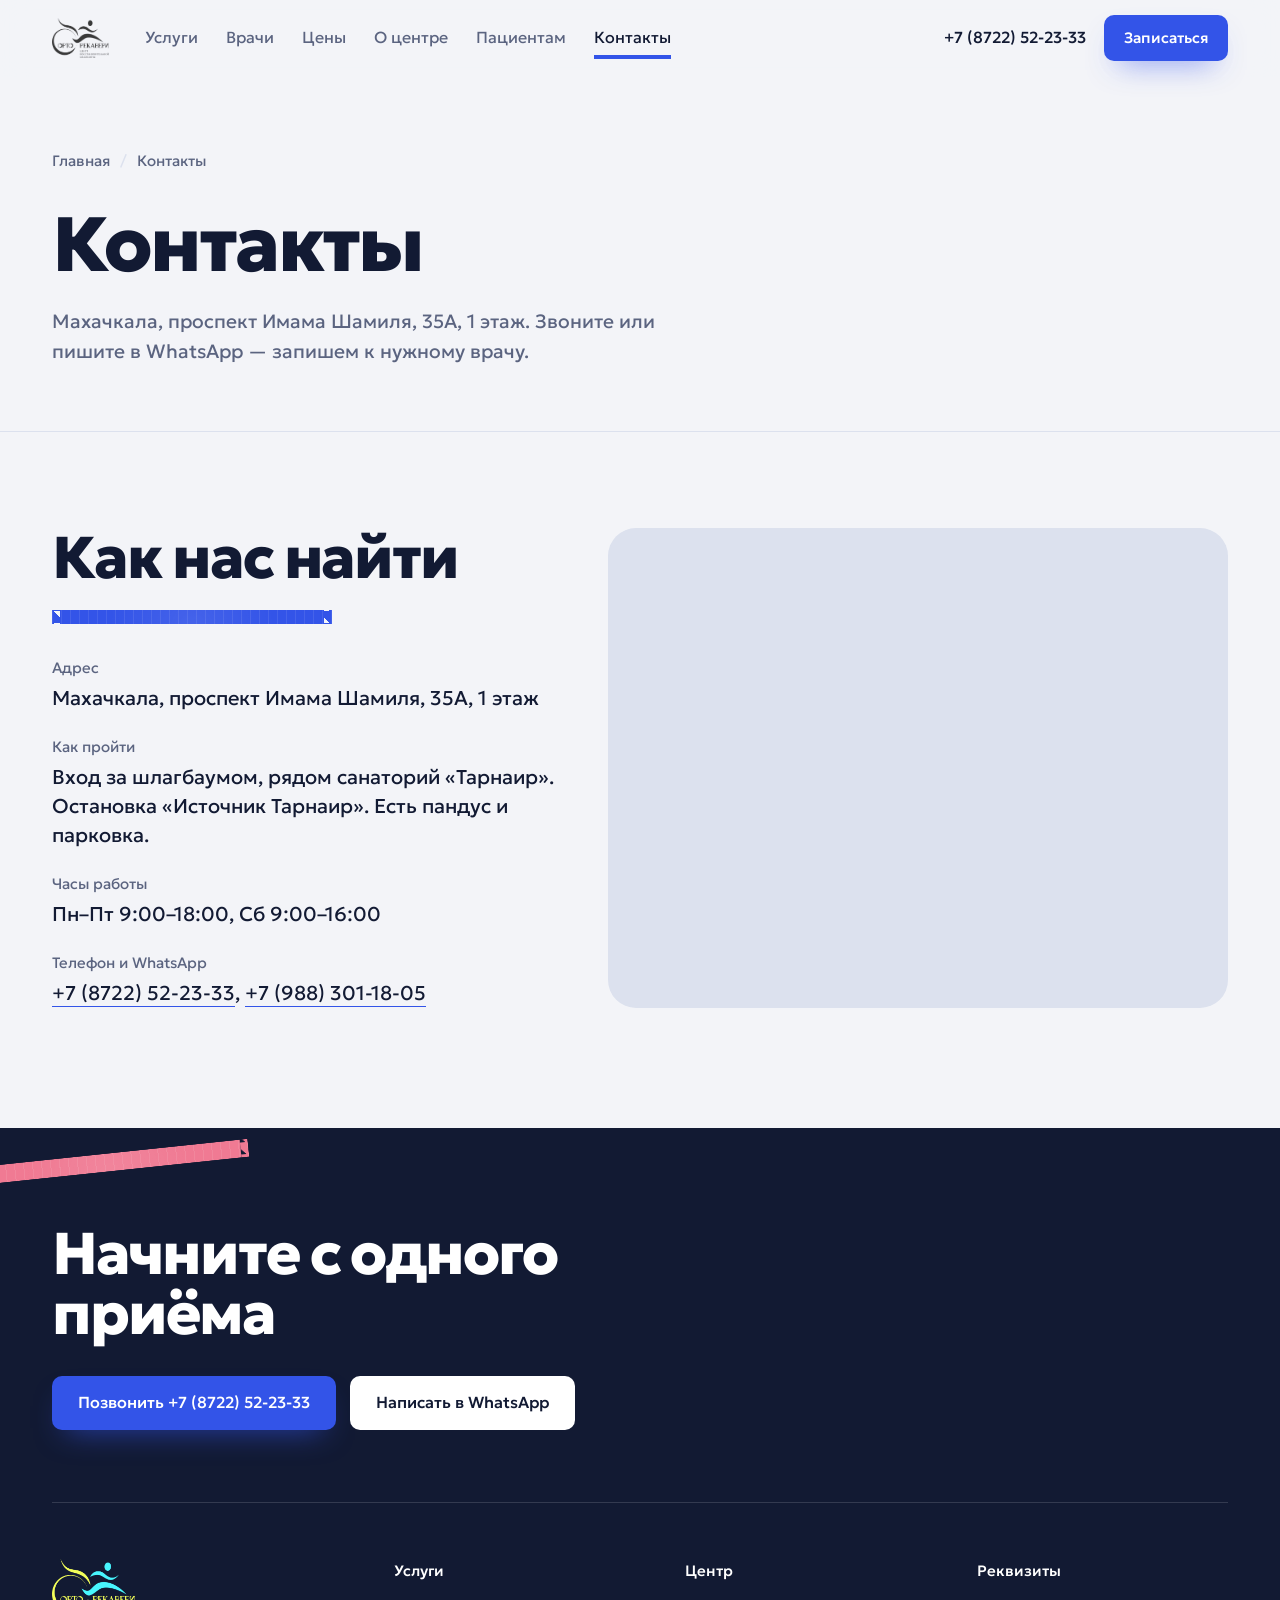
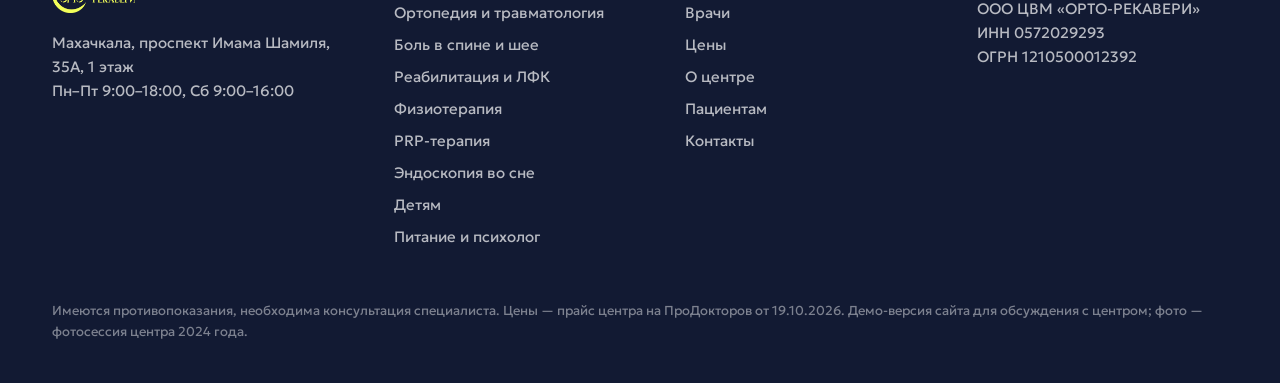
<file: kontakty/index.html>
<!doctype html>
<html lang="ru">
<head>
<meta charset="utf-8">
<meta name="viewport" content="width=device-width, initial-scale=1">
<meta name="robots" content="noindex, nofollow">
<title>Контакты — Орто-Рекавери</title>
<meta name="description" content="Адрес, телефон, часы работы.">
<link rel="preconnect" href="https://fonts.googleapis.com">
<link rel="preconnect" href="https://fonts.gstatic.com" crossorigin>
<link href="https://fonts.googleapis.com/css2?family=Geologica:wght@300;400;500;700;800&display=swap" rel="stylesheet">
<link rel="stylesheet" href="../assets/site.css">
</head>
<body>
<header class="top"><div class="wrap top-in">
  <a class="logo" href="../"><img src="../assets/logo-dark.png" alt="Орто-Рекавери, на главную"></a>
  <nav class="menu" aria-label="Основное меню"><div class="mm"><a href="../uslugi/">Услуги</a><div class="mm-panel"><a href="../uslugi/ortopediya/">Ортопедия и травматология<span>3 000 ₽</span></a><a href="../uslugi/spina/">Боль в спине и шее<span>8 000 ₽</span></a><a href="../uslugi/reabilitaciya/">Реабилитация и ЛФК<span>2 500 ₽</span></a><a href="../uslugi/fizioterapiya/">Физиотерапия<span>3 000 ₽</span></a><a href="../uslugi/prp/">PRP-терапия<span>10 500 ₽</span></a><a href="../uslugi/endoskopiya/">Эндоскопия во сне<span>6 000 ₽</span></a><a href="../uslugi/detyam/">Детям<span>2 500 ₽</span></a><a href="../uslugi/pitanie-i-psiholog/">Питание и психолог<span>4 000 ₽</span></a></div></div><a href="../vrachi/">Врачи</a><a href="../ceny/">Цены</a><a href="../o-centre/">О центре</a><a href="../pacientam/">Пациентам</a><a href="../kontakty/" class="on">Контакты</a></nav>
  <div class="top-right"><a class="phone" href="tel:+78722522333">+7 (8722) 52-23-33</a><a class="btn btn-blue btn-sm" href="tel:+78722522333">Записаться</a>
  <button class="burger" type="button" aria-expanded="false" aria-label="Открыть меню"><svg width="20" height="20" viewBox="0 0 24 24" fill="none" stroke="currentColor" stroke-width="2.2" stroke-linecap="round" aria-hidden="true"><path d="M4 7h16M4 12h16M4 17h16"/></svg></button></div>
</div></header>
<nav class="mnav" hidden aria-label="Меню"><a href="../">Главная</a><a href="../vrachi/">Врачи</a><a href="../ceny/">Цены</a><a href="../o-centre/">О центре</a><a href="../pacientam/">Пациентам</a><a href="../kontakty/">Контакты</a><h4>Услуги</h4><div class="sub"><a href="../uslugi/ortopediya/">Ортопедия и травматология<span>3 000 ₽</span></a><a href="../uslugi/spina/">Боль в спине и шее<span>8 000 ₽</span></a><a href="../uslugi/reabilitaciya/">Реабилитация и ЛФК<span>2 500 ₽</span></a><a href="../uslugi/fizioterapiya/">Физиотерапия<span>3 000 ₽</span></a><a href="../uslugi/prp/">PRP-терапия<span>10 500 ₽</span></a><a href="../uslugi/endoskopiya/">Эндоскопия во сне<span>6 000 ₽</span></a><a href="../uslugi/detyam/">Детям<span>2 500 ₽</span></a><a href="../uslugi/pitanie-i-psiholog/">Питание и психолог<span>4 000 ₽</span></a></div><p style="margin-top:28px"><a class="btn btn-blue" style="width:100%;border:0" href="tel:+78722522333">Позвонить и записаться</a></p></nav>
<main>
<section class="phead"><div class="wrap"><nav class="crumbs" aria-label="Хлебные крошки"><a href="../">Главная</a><span>Контакты</span></nav><h1>Контакты</h1><p class="lead">Махачкала, проспект Имама Шамиля, 35А, 1 этаж. Звоните или пишите в WhatsApp — запишем к нужному врачу.</p></div></section><div style="height:96px"></div><section class="sec" style="padding-top:0"><div class="wrap visit">
  <div><h2>Как нас найти</h2><span class="tape under stretch" aria-hidden="true"></span>
  <dl><div><dt>Адрес</dt><dd>Махачкала, проспект Имама Шамиля, 35А, 1 этаж</dd></div>
  <div><dt>Как пройти</dt><dd>Вход за шлагбаумом, рядом санаторий «Тарнаир». Остановка «Источник Тарнаир». Есть пандус и парковка.</dd></div>
  <div><dt>Часы работы</dt><dd>Пн–Пт 9:00–18:00, Сб 9:00–16:00</dd></div>
  <div><dt>Телефон и WhatsApp</dt><dd><a href="tel:+78722522333">+7 (8722) 52-23-33</a>, <a href="https://wa.me/79883011805" target="_blank" rel="noreferrer">+7 (988) 301-18-05</a></dd></div></dl></div>
  <div class="map"><iframe title="Орто-Рекавери на карте" loading="lazy" src="https://yandex.ru/map-widget/v1/?ll=47.498081%2C42.965856&z=17&pt=47.498081%2C42.965856%2Cpm2rdm"></iframe></div>
</div></section>
</main>
<footer class="foot"><span class="tape pink stretch" aria-hidden="true"></span><div class="wrap">
  <div class="foot-cta"><h2>Начните с одного приёма</h2><div class="hero-cta" style="margin:0"><a class="btn btn-blue" href="tel:+78722522333">Позвонить +7 (8722) 52-23-33</a><a class="btn btn-white" href="https://wa.me/79883011805" target="_blank" rel="noreferrer">Написать в WhatsApp</a></div></div>
  <div class="foot-grid">
    <div><img src="../assets/logo-color.png" alt="Орто-Рекавери"><p>Махачкала, проспект Имама Шамиля, 35А, 1 этаж</p><p>Пн–Пт 9:00–18:00, Сб 9:00–16:00</p></div>
    <div><h4>Услуги</h4><a href="../uslugi/ortopediya/">Ортопедия и травматология</a><a href="../uslugi/spina/">Боль в спине и шее</a><a href="../uslugi/reabilitaciya/">Реабилитация и ЛФК</a><a href="../uslugi/fizioterapiya/">Физиотерапия</a><a href="../uslugi/prp/">PRP-терапия</a><a href="../uslugi/endoskopiya/">Эндоскопия во сне</a><a href="../uslugi/detyam/">Детям</a><a href="../uslugi/pitanie-i-psiholog/">Питание и психолог</a></div>
    <div><h4>Центр</h4><a href="../vrachi/">Врачи</a><a href="../ceny/">Цены</a><a href="../o-centre/">О центре</a><a href="../pacientam/">Пациентам</a><a href="../kontakty/">Контакты</a></div>
    <div><h4>Реквизиты</h4><p>ООО ЦВМ «ОРТО-РЕКАВЕРИ»</p><p>ИНН 0572029293</p><p>ОГРН 1210500012392</p></div>
  </div>
  <p class="legal">Имеются противопоказания, необходима консультация специалиста. Цены — прайс центра на ПроДокторов от 19.10.2026. Демо-версия сайта для обсуждения с центром; фото — фотосессия центра 2024 года.</p>
</div></footer>
<nav class="dock" aria-label="Быстрая запись"><a href="https://wa.me/79883011805" target="_blank" rel="noreferrer">WhatsApp</a><a href="tel:+78722522333">Позвонить и записаться</a></nav>
<template id="doc-ХА0"><div class="pic"><span class="mono">ХА</span></div><div class="txt"><h3>Хаджалов Абузар Магомедович</h3><p class="role">Травматолог-ортопед, кистевой реабилитолог</p><p class="treats">Суставы, травмы, восстановление после операций, PRP</p><div class="bot"><b>3 000 ₽</b><a class="btn btn-blue" href="tel:+78722522333">Записаться к врачу</a></div></div></template><template id="doc-КП1"><div class="pic"><span class="mono">КП</span></div><div class="txt"><h3>Куделя Павел Александрович</h3><p class="role">Невролог, мануальный терапевт</p><p class="treats">Боль в спине и шее, грыжи, спортивные травмы</p><ul><li>Проводит авторские семинары по сухим иглам для специалистов</li></ul><div class="bot"><b>8 000 ₽ — полный приём</b><a class="btn btn-blue" href="tel:+78722522333">Записаться к врачу</a></div></div></template><template id="doc-КА2"><div class="pic"><img src="../assets/d-kudelya-a.jpg" alt=""></div><div class="txt"><h3>Куделя Александр Павлович</h3><p class="role">Эндоскопист высшей категории, стаж более 30 лет</p><p class="treats">Гастроскопия и колоноскопия, в том числе во сне под седацией. Окончил ДГМИ, переподготовка по эндоскопии в ГНЦ колопроктологии (Москва)</p><ul><li>Дагестанский государственный медицинский институт, лечебное дело (1979)</li><li>Переподготовка по эндоскопии — ГНЦ колопроктологии, Москва (1984)</li><li>Высшая квалификационная категория по эндоскопии (2004)</li><li>Повышение квалификации: РМАПО (1999, 2018), СПбМАПО (2009), ГНЦ колопроктологии (2014)</li></ul><div class="bot"><b>от 3 600 ₽</b><a class="btn btn-blue" href="tel:+78722522333">Записаться к врачу</a></div></div></template><template id="doc-МЭ3"><div class="pic"><img src="../assets/d-musaeva.jpg" alt=""></div><div class="txt"><h3>Мусаева Эльмира Ашурбеговна</h3><p class="role">Инструктор ЛФК, методика СИАС</p><p class="treats">Сколиоз и осанка у детей и взрослых, детская ЛФК</p><ul><li>Лечебная гимнастика по методике SEAS (СИАС)</li><li>Ашхабадское медицинское училище (1994)</li><li>Северо-Кавказский государственный институт (2012)</li></ul><div class="bot"><b>2 500 ₽</b><a class="btn btn-blue" href="tel:+78722522333">Записаться к врачу</a></div></div></template><template id="doc-КЮ4"><div class="pic"><span class="mono">КЮ</span></div><div class="txt"><h3>Коваленко Юлия Анатольевна</h3><p class="role">Специалист по ЛФК и массажу</p><p class="treats">Занятия с детьми с ДЦП, СИАС, массаж</p><div class="bot"><b>от 2 000 ₽</b><a class="btn btn-blue" href="tel:+78722522333">Записаться к врачу</a></div></div></template><template id="doc-НА5"><div class="pic"><img src="../assets/d-nazhmudinova.jpg" alt=""></div><div class="txt"><h3>Нажмудинова Айшат Абдурахмановна</h3><p class="role">Терапевт-гастроэнтеролог, гепатолог</p><p class="treats">Желудок, кишечник, печень. Сеченовский университет, стаж 9 лет</p><ul><li>Первый МГМУ им. Сеченова, лечебное дело (2013)</li><li>Специализация по гастроэнтерологии — МГМСУ им. Евдокимова (2019)</li><li>Повышение квалификации по гастроэнтерологии и гепатологии — РНИМУ им. Пирогова (2023–2024)</li></ul><div class="bot"><b>3 000 ₽</b><a class="btn btn-blue" href="tel:+78722522333">Записаться к врачу</a></div></div></template>
<script src="../assets/site.js"></script>
</body>
</html>
</file>
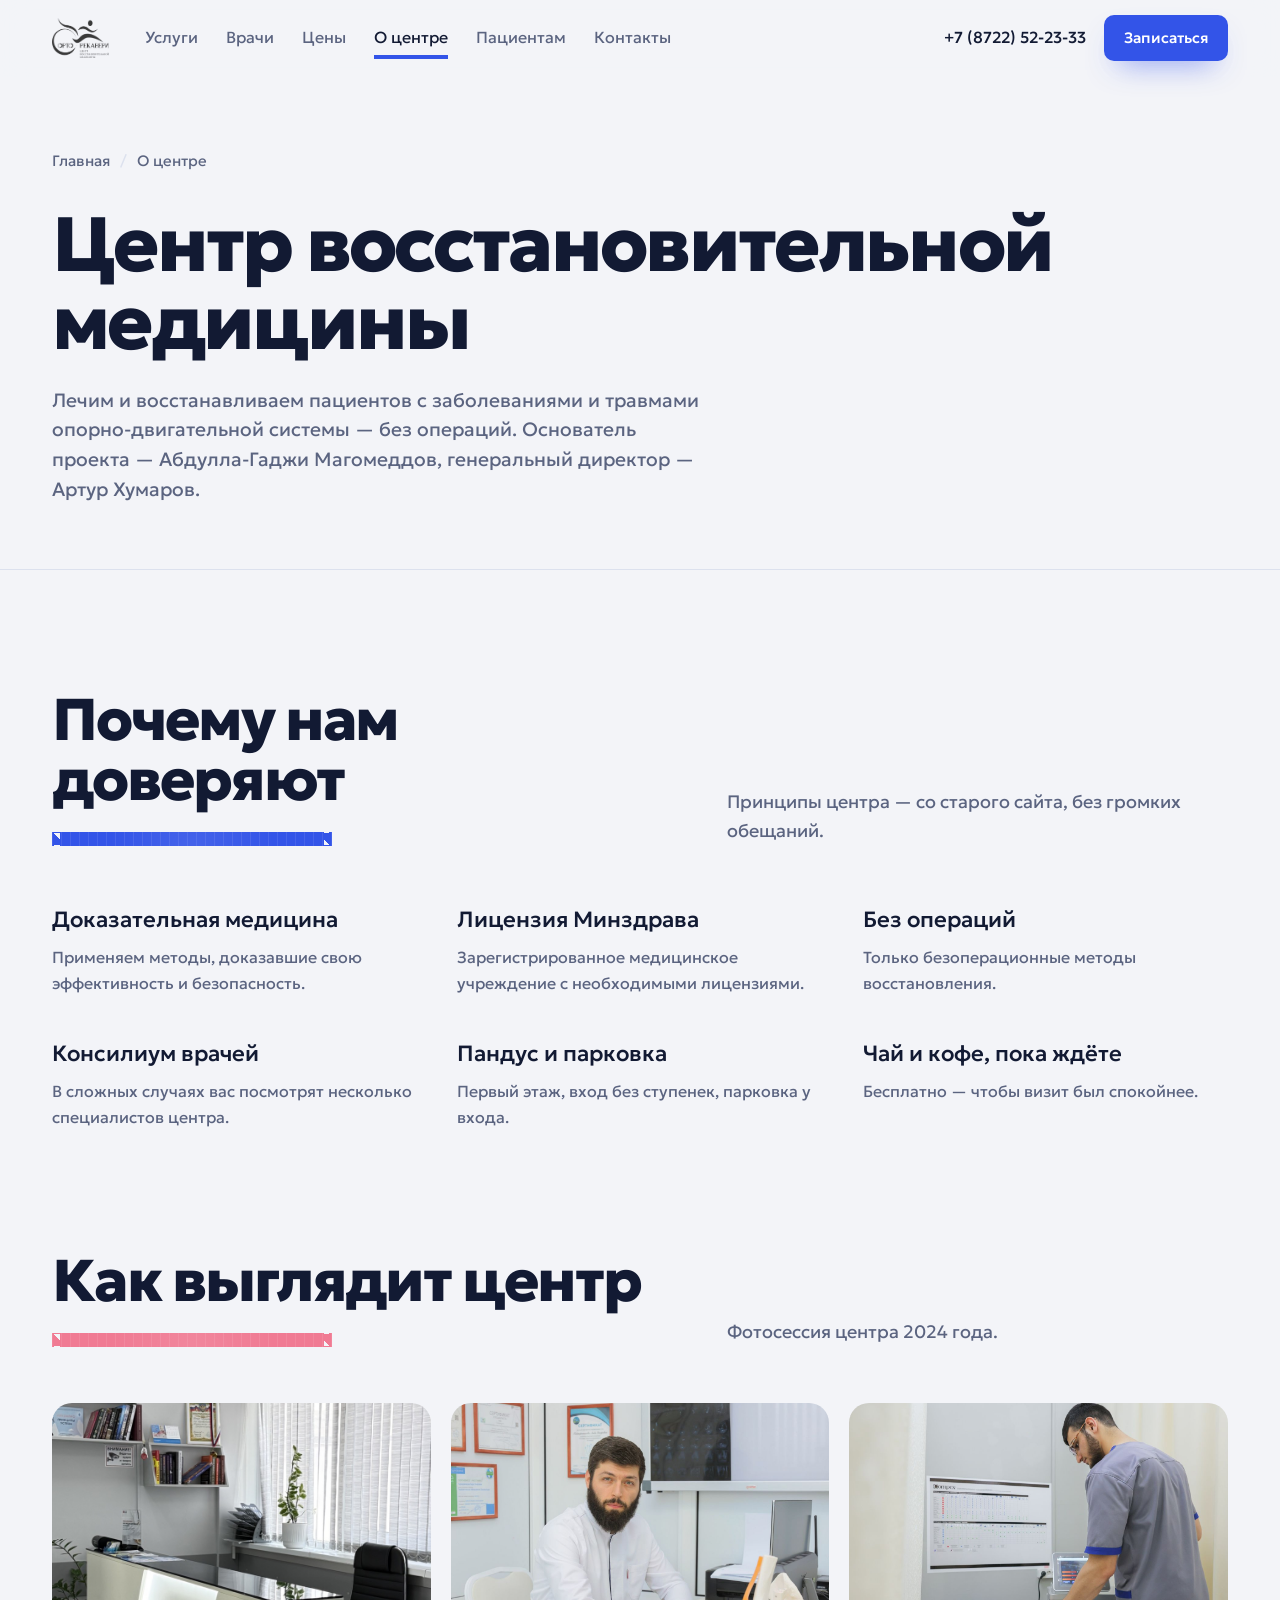
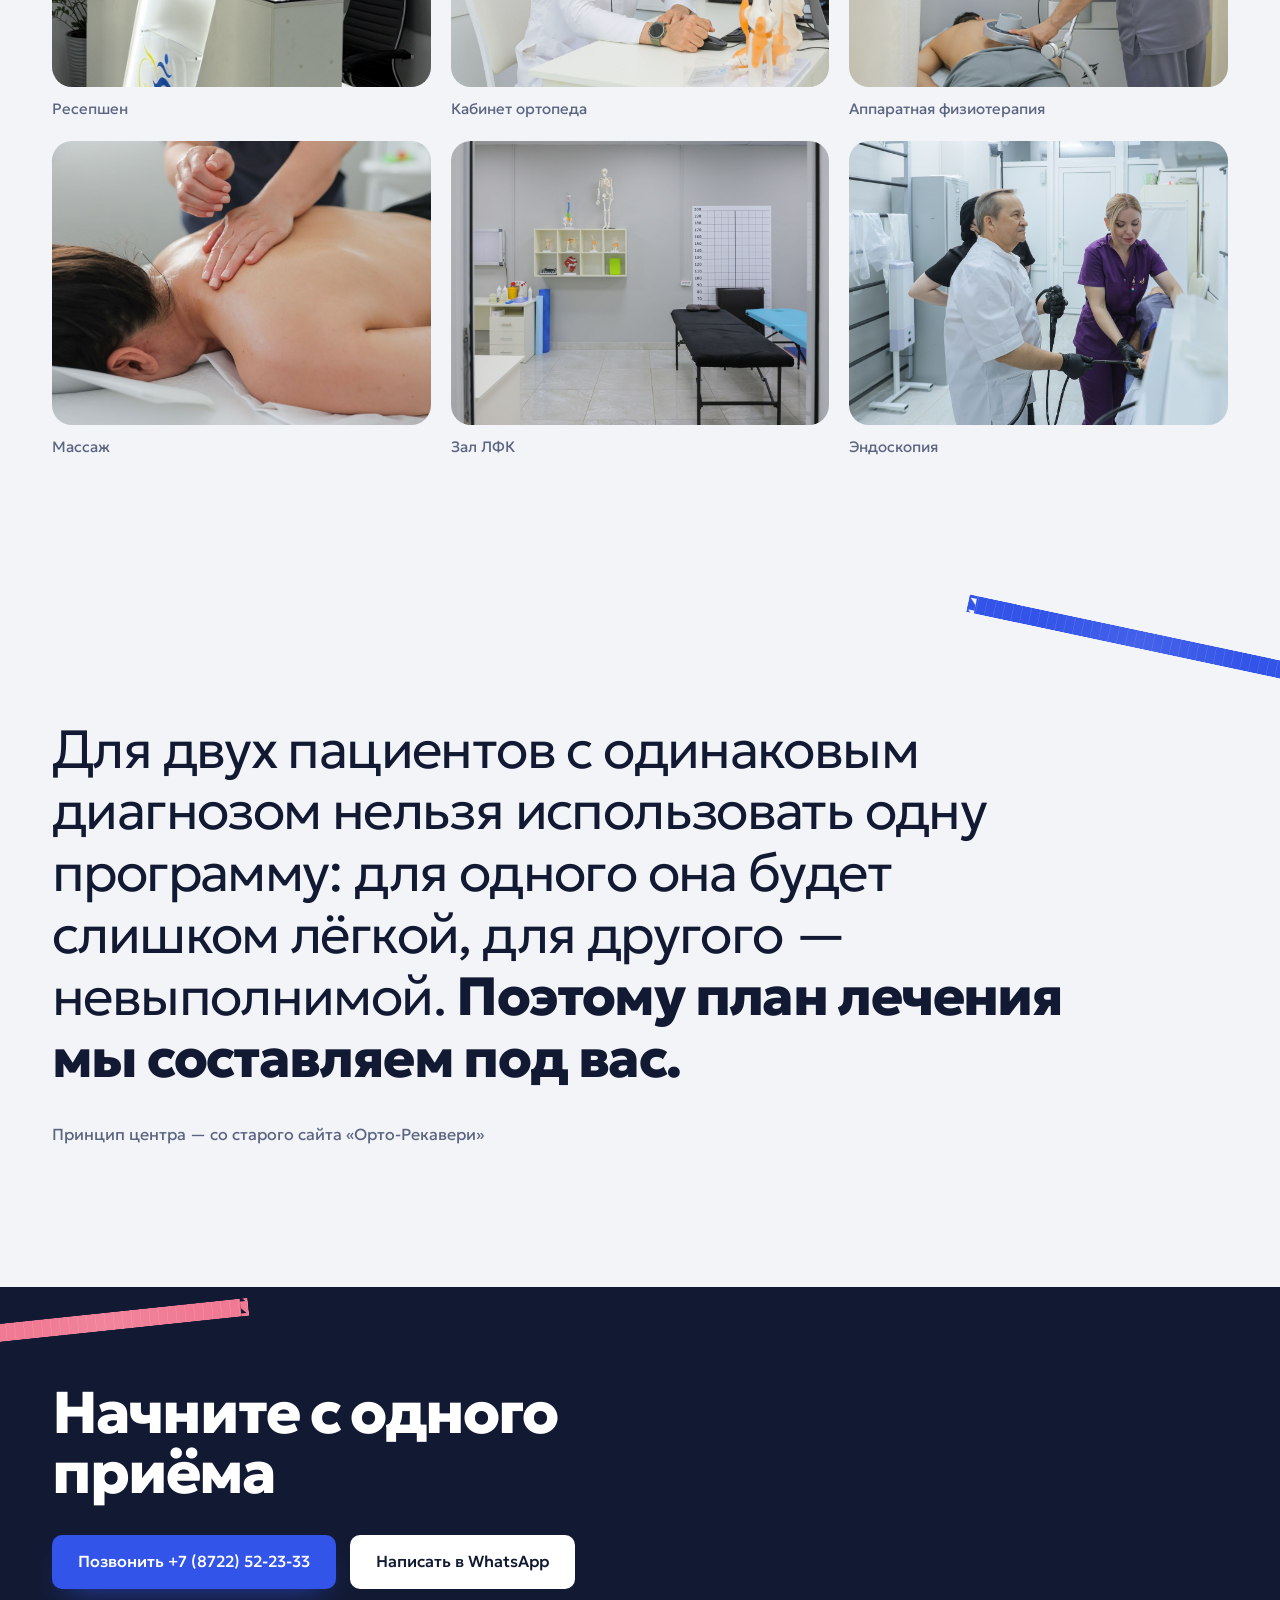
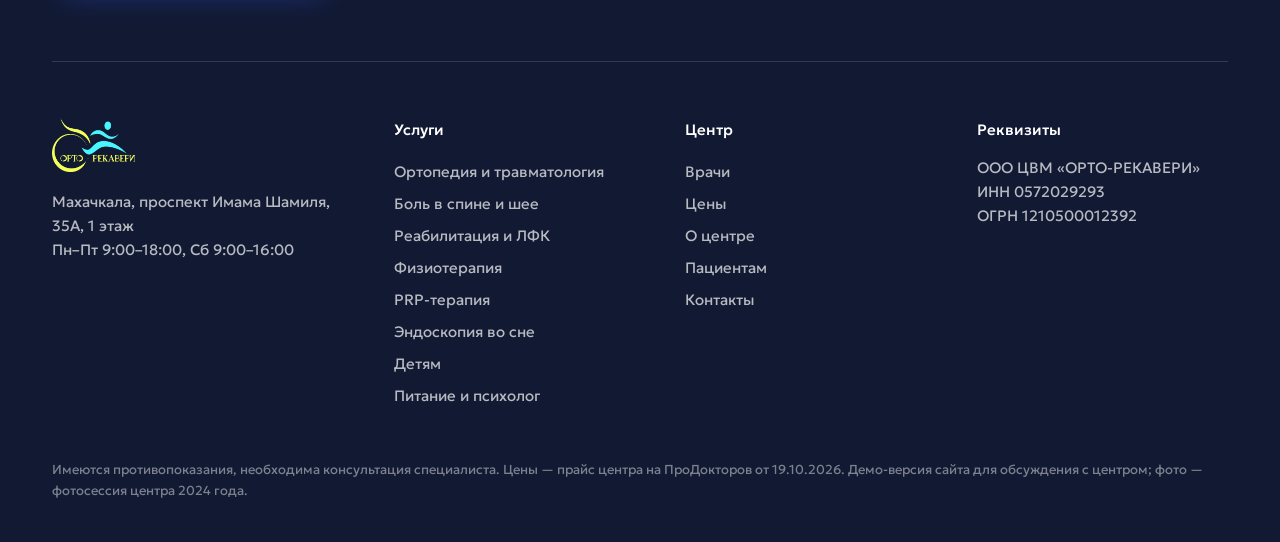
<file: o-centre/index.html>
<!doctype html>
<html lang="ru">
<head>
<meta charset="utf-8">
<meta name="viewport" content="width=device-width, initial-scale=1">
<meta name="robots" content="noindex, nofollow">
<title>О центре — Орто-Рекавери</title>
<meta name="description" content="О центре.">
<link rel="preconnect" href="https://fonts.googleapis.com">
<link rel="preconnect" href="https://fonts.gstatic.com" crossorigin>
<link href="https://fonts.googleapis.com/css2?family=Geologica:wght@300;400;500;700;800&display=swap" rel="stylesheet">
<link rel="stylesheet" href="../assets/site.css">
</head>
<body>
<header class="top"><div class="wrap top-in">
  <a class="logo" href="../"><img src="../assets/logo-dark.png" alt="Орто-Рекавери, на главную"></a>
  <nav class="menu" aria-label="Основное меню"><div class="mm"><a href="../uslugi/">Услуги</a><div class="mm-panel"><a href="../uslugi/ortopediya/">Ортопедия и травматология<span>3 000 ₽</span></a><a href="../uslugi/spina/">Боль в спине и шее<span>8 000 ₽</span></a><a href="../uslugi/reabilitaciya/">Реабилитация и ЛФК<span>2 500 ₽</span></a><a href="../uslugi/fizioterapiya/">Физиотерапия<span>3 000 ₽</span></a><a href="../uslugi/prp/">PRP-терапия<span>10 500 ₽</span></a><a href="../uslugi/endoskopiya/">Эндоскопия во сне<span>6 000 ₽</span></a><a href="../uslugi/detyam/">Детям<span>2 500 ₽</span></a><a href="../uslugi/pitanie-i-psiholog/">Питание и психолог<span>4 000 ₽</span></a></div></div><a href="../vrachi/">Врачи</a><a href="../ceny/">Цены</a><a href="../o-centre/" class="on">О центре</a><a href="../pacientam/">Пациентам</a><a href="../kontakty/">Контакты</a></nav>
  <div class="top-right"><a class="phone" href="tel:+78722522333">+7 (8722) 52-23-33</a><a class="btn btn-blue btn-sm" href="tel:+78722522333">Записаться</a>
  <button class="burger" type="button" aria-expanded="false" aria-label="Открыть меню"><svg width="20" height="20" viewBox="0 0 24 24" fill="none" stroke="currentColor" stroke-width="2.2" stroke-linecap="round" aria-hidden="true"><path d="M4 7h16M4 12h16M4 17h16"/></svg></button></div>
</div></header>
<nav class="mnav" hidden aria-label="Меню"><a href="../">Главная</a><a href="../vrachi/">Врачи</a><a href="../ceny/">Цены</a><a href="../o-centre/">О центре</a><a href="../pacientam/">Пациентам</a><a href="../kontakty/">Контакты</a><h4>Услуги</h4><div class="sub"><a href="../uslugi/ortopediya/">Ортопедия и травматология<span>3 000 ₽</span></a><a href="../uslugi/spina/">Боль в спине и шее<span>8 000 ₽</span></a><a href="../uslugi/reabilitaciya/">Реабилитация и ЛФК<span>2 500 ₽</span></a><a href="../uslugi/fizioterapiya/">Физиотерапия<span>3 000 ₽</span></a><a href="../uslugi/prp/">PRP-терапия<span>10 500 ₽</span></a><a href="../uslugi/endoskopiya/">Эндоскопия во сне<span>6 000 ₽</span></a><a href="../uslugi/detyam/">Детям<span>2 500 ₽</span></a><a href="../uslugi/pitanie-i-psiholog/">Питание и психолог<span>4 000 ₽</span></a></div><p style="margin-top:28px"><a class="btn btn-blue" style="width:100%;border:0" href="tel:+78722522333">Позвонить и записаться</a></p></nav>
<main>
<section class="phead"><div class="wrap"><nav class="crumbs" aria-label="Хлебные крошки"><a href="../">Главная</a><span>О центре</span></nav><h1>Центр восстановительной медицины</h1><p class="lead">Лечим и восстанавливаем пациентов с заболеваниями и травмами опорно-двигательной системы — без операций. Основатель проекта — Абдулла-Гаджи Магомеддов, генеральный директор — Артур Хумаров.</p></div></section><section class="sec"><div class="wrap"><div class="sec-head"><div><h2>Почему нам доверяют</h2><span class="tape under stretch" aria-hidden="true"></span></div><p>Принципы центра — со старого сайта, без громких обещаний.</p></div><div class="facts"><div><b>Доказательная медицина</b><p>Применяем методы, доказавшие свою эффективность и безопасность.</p></div><div><b>Лицензия Минздрава</b><p>Зарегистрированное медицинское учреждение с необходимыми лицензиями.</p></div><div><b>Без операций</b><p>Только безоперационные методы восстановления.</p></div><div><b>Консилиум врачей</b><p>В сложных случаях вас посмотрят несколько специалистов центра.</p></div><div><b>Пандус и парковка</b><p>Первый этаж, вход без ступенек, парковка у входа.</p></div><div><b>Чай и кофе, пока ждёте</b><p>Бесплатно — чтобы визит был спокойнее.</p></div></div></div></section><section class="sec" style="padding-top:0"><div class="wrap"><div class="sec-head"><div><h2>Как выглядит центр</h2><span class="tape pink under stretch" aria-hidden="true"></span></div><p>Фотосессия центра 2024 года.</p></div><div class="gallery"><figure><img src="../assets/reception.jpg" alt="Ресепшен" loading="lazy"><figcaption>Ресепшен</figcaption></figure><figure><img src="../assets/ortho.jpg" alt="Кабинет ортопеда" loading="lazy"><figcaption>Кабинет ортопеда</figcaption></figure><figure><img src="../assets/physio.jpg" alt="Аппаратная физиотерапия" loading="lazy"><figcaption>Аппаратная физиотерапия</figcaption></figure><figure><img src="../assets/massage.jpg" alt="Массаж" loading="lazy"><figcaption>Массаж</figcaption></figure><figure><img src="../assets/lfk.jpg" alt="Зал ЛФК" loading="lazy"><figcaption>Зал ЛФК</figcaption></figure><figure><img src="../assets/endo.jpg" alt="Эндоскопия" loading="lazy"><figcaption>Эндоскопия</figcaption></figure></div></div></section><section class="quote"><span class="tape stretch" aria-hidden="true"></span><div class="wrap">
  <blockquote>Для двух пациентов с одинаковым диагнозом нельзя использовать одну программу: для одного она будет слишком лёгкой, для другого — невыполнимой. <b>Поэтому план лечения мы составляем под вас.</b></blockquote>
  <cite>Принцип центра — со старого сайта «Орто-Рекавери»</cite>
</div></section>
</main>
<footer class="foot"><span class="tape pink stretch" aria-hidden="true"></span><div class="wrap">
  <div class="foot-cta"><h2>Начните с одного приёма</h2><div class="hero-cta" style="margin:0"><a class="btn btn-blue" href="tel:+78722522333">Позвонить +7 (8722) 52-23-33</a><a class="btn btn-white" href="https://wa.me/79883011805" target="_blank" rel="noreferrer">Написать в WhatsApp</a></div></div>
  <div class="foot-grid">
    <div><img src="../assets/logo-color.png" alt="Орто-Рекавери"><p>Махачкала, проспект Имама Шамиля, 35А, 1 этаж</p><p>Пн–Пт 9:00–18:00, Сб 9:00–16:00</p></div>
    <div><h4>Услуги</h4><a href="../uslugi/ortopediya/">Ортопедия и травматология</a><a href="../uslugi/spina/">Боль в спине и шее</a><a href="../uslugi/reabilitaciya/">Реабилитация и ЛФК</a><a href="../uslugi/fizioterapiya/">Физиотерапия</a><a href="../uslugi/prp/">PRP-терапия</a><a href="../uslugi/endoskopiya/">Эндоскопия во сне</a><a href="../uslugi/detyam/">Детям</a><a href="../uslugi/pitanie-i-psiholog/">Питание и психолог</a></div>
    <div><h4>Центр</h4><a href="../vrachi/">Врачи</a><a href="../ceny/">Цены</a><a href="../o-centre/">О центре</a><a href="../pacientam/">Пациентам</a><a href="../kontakty/">Контакты</a></div>
    <div><h4>Реквизиты</h4><p>ООО ЦВМ «ОРТО-РЕКАВЕРИ»</p><p>ИНН 0572029293</p><p>ОГРН 1210500012392</p></div>
  </div>
  <p class="legal">Имеются противопоказания, необходима консультация специалиста. Цены — прайс центра на ПроДокторов от 19.10.2026. Демо-версия сайта для обсуждения с центром; фото — фотосессия центра 2024 года.</p>
</div></footer>
<nav class="dock" aria-label="Быстрая запись"><a href="https://wa.me/79883011805" target="_blank" rel="noreferrer">WhatsApp</a><a href="tel:+78722522333">Позвонить и записаться</a></nav>
<template id="doc-ХА0"><div class="pic"><span class="mono">ХА</span></div><div class="txt"><h3>Хаджалов Абузар Магомедович</h3><p class="role">Травматолог-ортопед, кистевой реабилитолог</p><p class="treats">Суставы, травмы, восстановление после операций, PRP</p><div class="bot"><b>3 000 ₽</b><a class="btn btn-blue" href="tel:+78722522333">Записаться к врачу</a></div></div></template><template id="doc-КП1"><div class="pic"><span class="mono">КП</span></div><div class="txt"><h3>Куделя Павел Александрович</h3><p class="role">Невролог, мануальный терапевт</p><p class="treats">Боль в спине и шее, грыжи, спортивные травмы</p><ul><li>Проводит авторские семинары по сухим иглам для специалистов</li></ul><div class="bot"><b>8 000 ₽ — полный приём</b><a class="btn btn-blue" href="tel:+78722522333">Записаться к врачу</a></div></div></template><template id="doc-КА2"><div class="pic"><img src="../assets/d-kudelya-a.jpg" alt=""></div><div class="txt"><h3>Куделя Александр Павлович</h3><p class="role">Эндоскопист высшей категории, стаж более 30 лет</p><p class="treats">Гастроскопия и колоноскопия, в том числе во сне под седацией. Окончил ДГМИ, переподготовка по эндоскопии в ГНЦ колопроктологии (Москва)</p><ul><li>Дагестанский государственный медицинский институт, лечебное дело (1979)</li><li>Переподготовка по эндоскопии — ГНЦ колопроктологии, Москва (1984)</li><li>Высшая квалификационная категория по эндоскопии (2004)</li><li>Повышение квалификации: РМАПО (1999, 2018), СПбМАПО (2009), ГНЦ колопроктологии (2014)</li></ul><div class="bot"><b>от 3 600 ₽</b><a class="btn btn-blue" href="tel:+78722522333">Записаться к врачу</a></div></div></template><template id="doc-МЭ3"><div class="pic"><img src="../assets/d-musaeva.jpg" alt=""></div><div class="txt"><h3>Мусаева Эльмира Ашурбеговна</h3><p class="role">Инструктор ЛФК, методика СИАС</p><p class="treats">Сколиоз и осанка у детей и взрослых, детская ЛФК</p><ul><li>Лечебная гимнастика по методике SEAS (СИАС)</li><li>Ашхабадское медицинское училище (1994)</li><li>Северо-Кавказский государственный институт (2012)</li></ul><div class="bot"><b>2 500 ₽</b><a class="btn btn-blue" href="tel:+78722522333">Записаться к врачу</a></div></div></template><template id="doc-КЮ4"><div class="pic"><span class="mono">КЮ</span></div><div class="txt"><h3>Коваленко Юлия Анатольевна</h3><p class="role">Специалист по ЛФК и массажу</p><p class="treats">Занятия с детьми с ДЦП, СИАС, массаж</p><div class="bot"><b>от 2 000 ₽</b><a class="btn btn-blue" href="tel:+78722522333">Записаться к врачу</a></div></div></template><template id="doc-НА5"><div class="pic"><img src="../assets/d-nazhmudinova.jpg" alt=""></div><div class="txt"><h3>Нажмудинова Айшат Абдурахмановна</h3><p class="role">Терапевт-гастроэнтеролог, гепатолог</p><p class="treats">Желудок, кишечник, печень. Сеченовский университет, стаж 9 лет</p><ul><li>Первый МГМУ им. Сеченова, лечебное дело (2013)</li><li>Специализация по гастроэнтерологии — МГМСУ им. Евдокимова (2019)</li><li>Повышение квалификации по гастроэнтерологии и гепатологии — РНИМУ им. Пирогова (2023–2024)</li></ul><div class="bot"><b>3 000 ₽</b><a class="btn btn-blue" href="tel:+78722522333">Записаться к врачу</a></div></div></template>
<script src="../assets/site.js"></script>
</body>
</html>
</file>
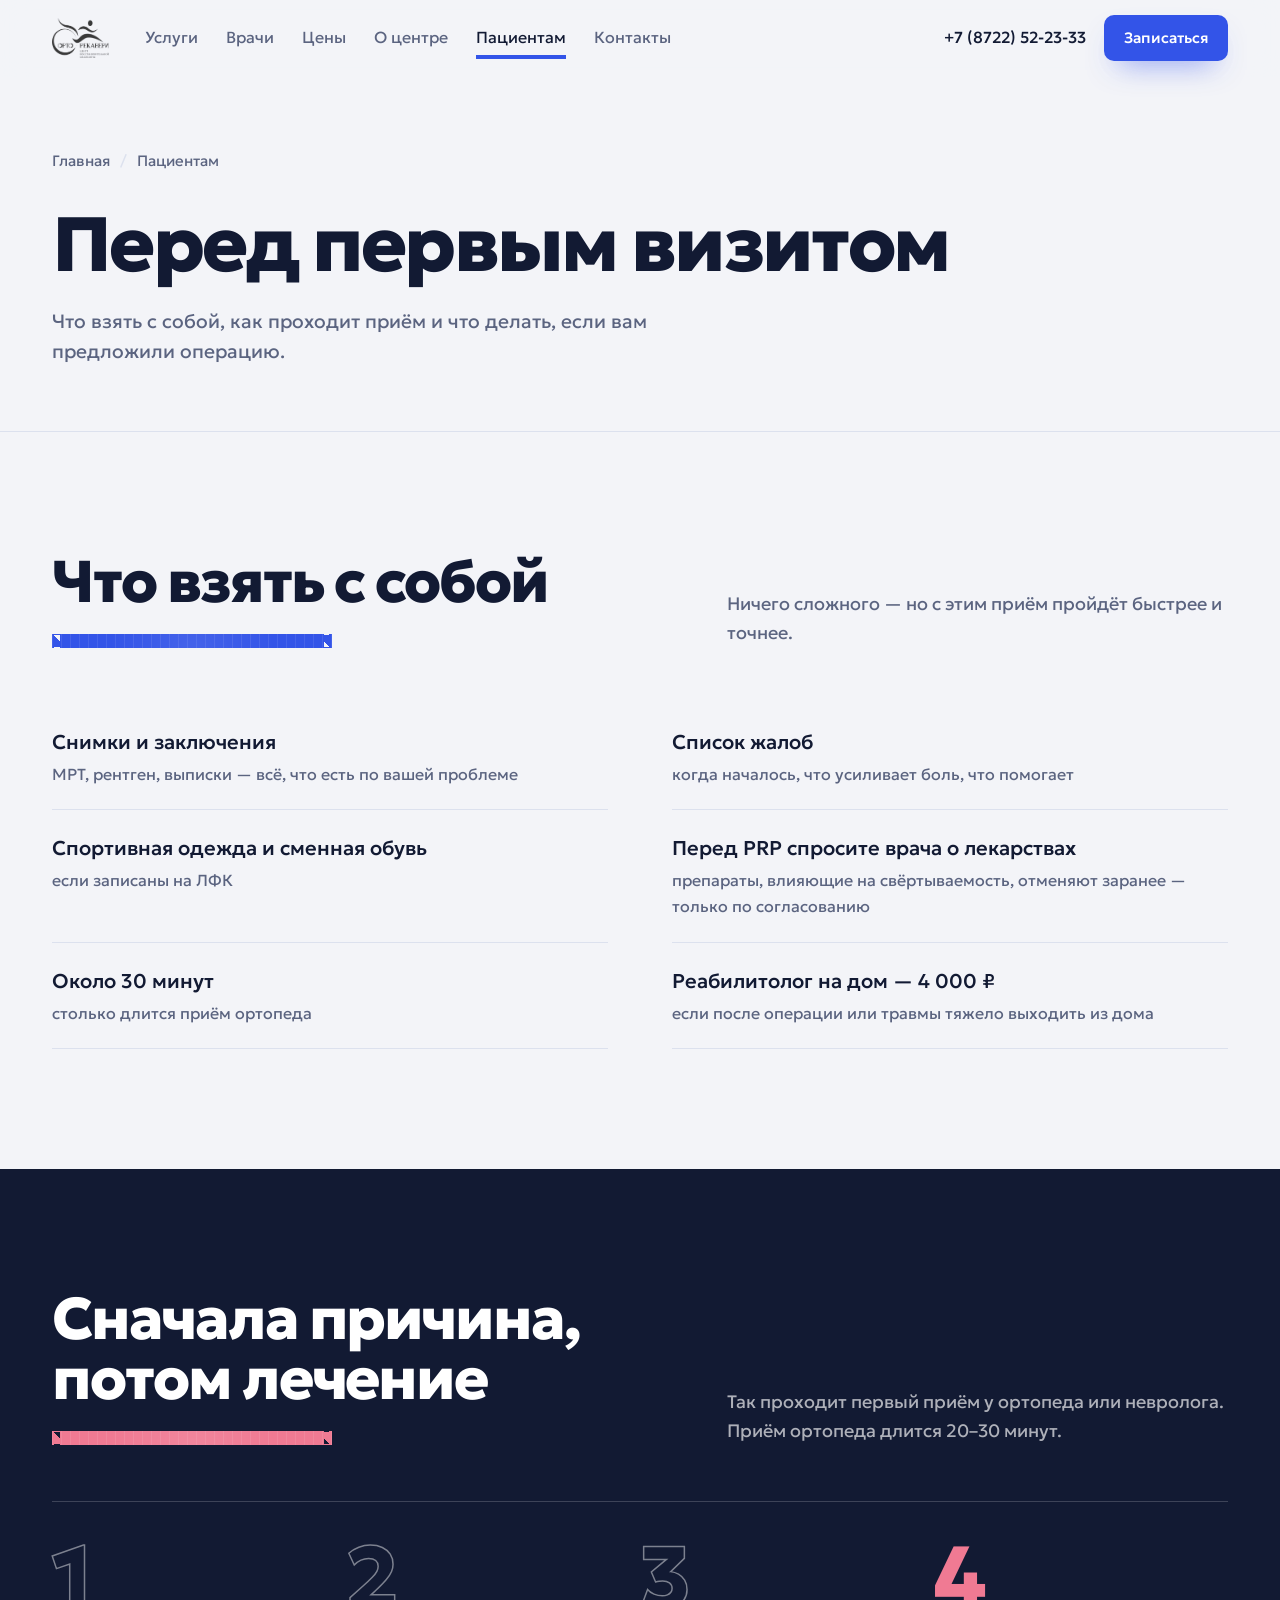
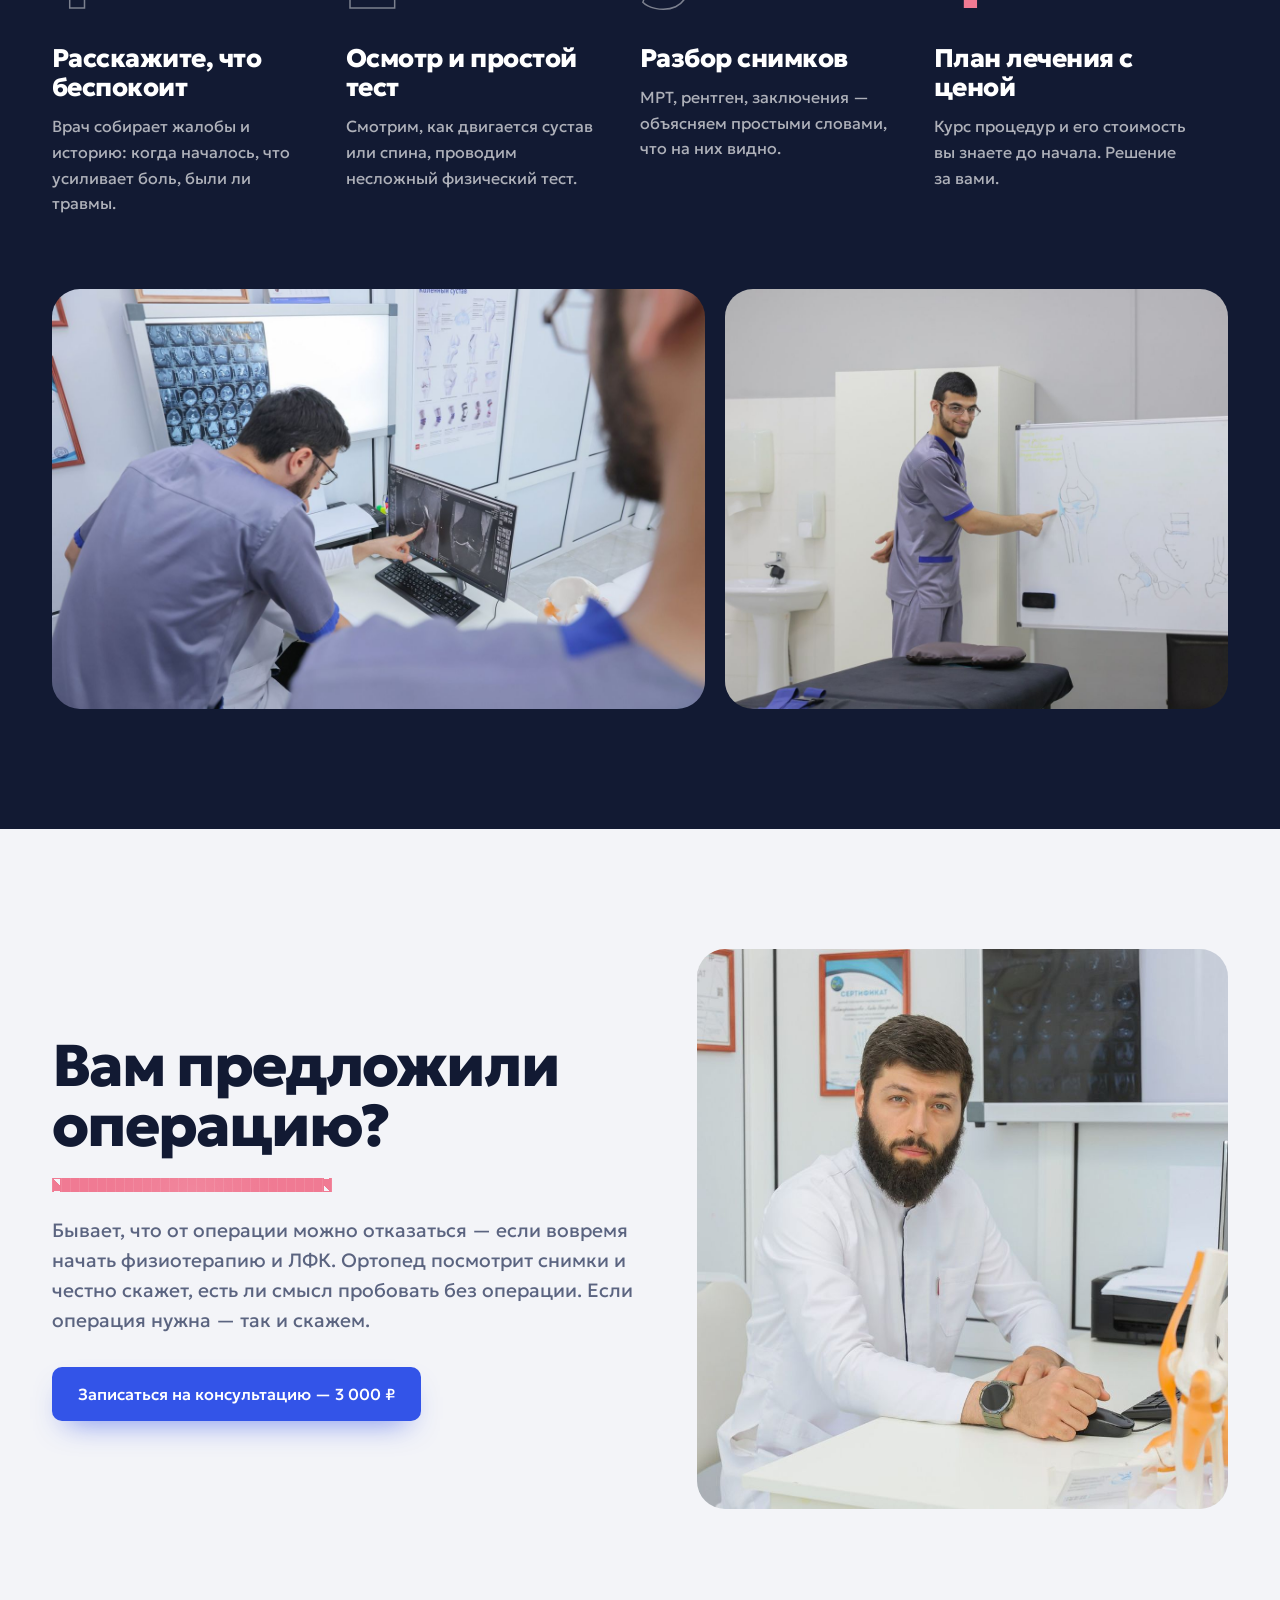
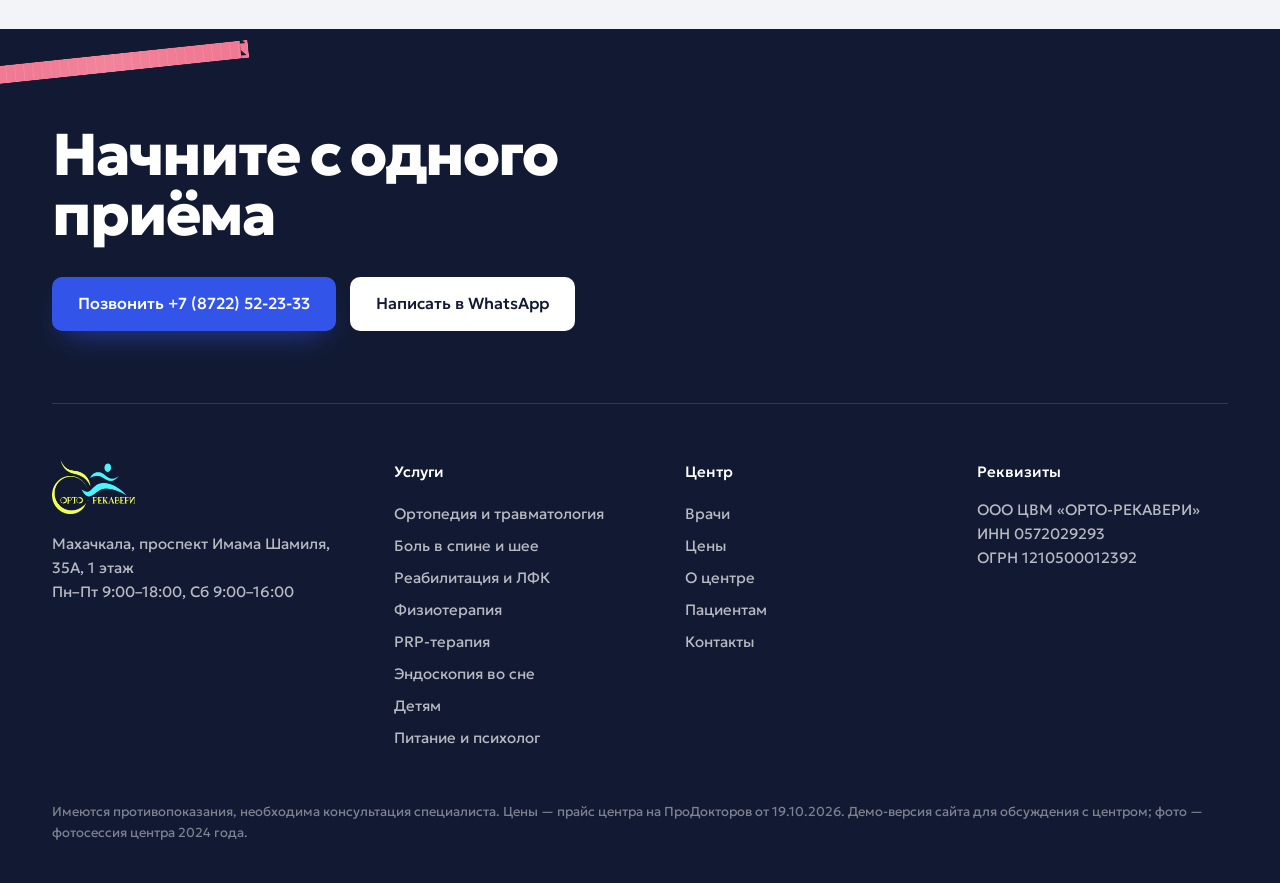
<file: pacientam/index.html>
<!doctype html>
<html lang="ru">
<head>
<meta charset="utf-8">
<meta name="viewport" content="width=device-width, initial-scale=1">
<meta name="robots" content="noindex, nofollow">
<title>Пациентам — Орто-Рекавери</title>
<meta name="description" content="Как подготовиться к визиту.">
<link rel="preconnect" href="https://fonts.googleapis.com">
<link rel="preconnect" href="https://fonts.gstatic.com" crossorigin>
<link href="https://fonts.googleapis.com/css2?family=Geologica:wght@300;400;500;700;800&display=swap" rel="stylesheet">
<link rel="stylesheet" href="../assets/site.css">
</head>
<body>
<header class="top"><div class="wrap top-in">
  <a class="logo" href="../"><img src="../assets/logo-dark.png" alt="Орто-Рекавери, на главную"></a>
  <nav class="menu" aria-label="Основное меню"><div class="mm"><a href="../uslugi/">Услуги</a><div class="mm-panel"><a href="../uslugi/ortopediya/">Ортопедия и травматология<span>3 000 ₽</span></a><a href="../uslugi/spina/">Боль в спине и шее<span>8 000 ₽</span></a><a href="../uslugi/reabilitaciya/">Реабилитация и ЛФК<span>2 500 ₽</span></a><a href="../uslugi/fizioterapiya/">Физиотерапия<span>3 000 ₽</span></a><a href="../uslugi/prp/">PRP-терапия<span>10 500 ₽</span></a><a href="../uslugi/endoskopiya/">Эндоскопия во сне<span>6 000 ₽</span></a><a href="../uslugi/detyam/">Детям<span>2 500 ₽</span></a><a href="../uslugi/pitanie-i-psiholog/">Питание и психолог<span>4 000 ₽</span></a></div></div><a href="../vrachi/">Врачи</a><a href="../ceny/">Цены</a><a href="../o-centre/">О центре</a><a href="../pacientam/" class="on">Пациентам</a><a href="../kontakty/">Контакты</a></nav>
  <div class="top-right"><a class="phone" href="tel:+78722522333">+7 (8722) 52-23-33</a><a class="btn btn-blue btn-sm" href="tel:+78722522333">Записаться</a>
  <button class="burger" type="button" aria-expanded="false" aria-label="Открыть меню"><svg width="20" height="20" viewBox="0 0 24 24" fill="none" stroke="currentColor" stroke-width="2.2" stroke-linecap="round" aria-hidden="true"><path d="M4 7h16M4 12h16M4 17h16"/></svg></button></div>
</div></header>
<nav class="mnav" hidden aria-label="Меню"><a href="../">Главная</a><a href="../vrachi/">Врачи</a><a href="../ceny/">Цены</a><a href="../o-centre/">О центре</a><a href="../pacientam/">Пациентам</a><a href="../kontakty/">Контакты</a><h4>Услуги</h4><div class="sub"><a href="../uslugi/ortopediya/">Ортопедия и травматология<span>3 000 ₽</span></a><a href="../uslugi/spina/">Боль в спине и шее<span>8 000 ₽</span></a><a href="../uslugi/reabilitaciya/">Реабилитация и ЛФК<span>2 500 ₽</span></a><a href="../uslugi/fizioterapiya/">Физиотерапия<span>3 000 ₽</span></a><a href="../uslugi/prp/">PRP-терапия<span>10 500 ₽</span></a><a href="../uslugi/endoskopiya/">Эндоскопия во сне<span>6 000 ₽</span></a><a href="../uslugi/detyam/">Детям<span>2 500 ₽</span></a><a href="../uslugi/pitanie-i-psiholog/">Питание и психолог<span>4 000 ₽</span></a></div><p style="margin-top:28px"><a class="btn btn-blue" style="width:100%;border:0" href="tel:+78722522333">Позвонить и записаться</a></p></nav>
<main>
<section class="phead"><div class="wrap"><nav class="crumbs" aria-label="Хлебные крошки"><a href="../">Главная</a><span>Пациентам</span></nav><h1>Перед первым визитом</h1><p class="lead">Что взять с собой, как проходит приём и что делать, если вам предложили операцию.</p></div></section><section class="sec"><div class="wrap"><div class="sec-head"><div><h2>Что взять с собой</h2><span class="tape under stretch" aria-hidden="true"></span></div><p>Ничего сложного — но с этим приём пройдёт быстрее и точнее.</p></div><ul class="prep"><li><b>Снимки и заключения</b><span>МРТ, рентген, выписки — всё, что есть по вашей проблеме</span></li><li><b>Список жалоб</b><span>когда началось, что усиливает боль, что помогает</span></li><li><b>Спортивная одежда и сменная обувь</b><span>если записаны на ЛФК</span></li><li><b>Перед PRP спросите врача о лекарствах</b><span>препараты, влияющие на свёртываемость, отменяют заранее — только по согласованию</span></li><li><b>Около 30 минут</b><span>столько длится приём ортопеда</span></li><li><b>Реабилитолог на дом — 4 000 ₽</b><span>если после операции или травмы тяжело выходить из дома</span></li></ul></div></section><section class="sec dark"><div class="wrap">
  <div class="sec-head"><div><h2>Сначала причина, потом лечение</h2><span class="tape pink under stretch" aria-hidden="true"></span></div><p>Так проходит первый приём у ортопеда или невролога. Приём ортопеда длится 20–30 минут.</p></div>
  <ol class="path"><li><h3>Расскажите, что беспокоит</h3><p>Врач собирает жалобы и историю: когда началось, что усиливает боль, были ли травмы.</p></li><li><h3>Осмотр и простой тест</h3><p>Смотрим, как двигается сустав или спина, проводим несложный физический тест.</p></li><li><h3>Разбор снимков</h3><p>МРТ, рентген, заключения — объясняем простыми словами, что на них видно.</p></li><li><h3>План лечения с ценой</h3><p>Курс процедур и его стоимость вы знаете до начала. Решение за вами.</p></li></ol><div class="path-photo"><img src="../assets/mri.jpg" alt="Врачи разбирают снимок МРТ" loading="lazy"><img src="../assets/explain.jpg" alt="Врач объясняет диагноз на доске" loading="lazy"></div>
</div></section><section class="sec"><div class="wrap svc-hero"><div><h2>Вам предложили операцию?</h2><span class="tape pink under stretch" aria-hidden="true"></span><p class="lead" style="margin-top:24px">Бывает, что от операции можно отказаться — если вовремя начать физиотерапию и ЛФК. Ортопед посмотрит снимки и честно скажет, есть ли смысл пробовать без операции. Если операция нужна — так и скажем.</p><div class="hero-cta"><a class="btn btn-blue" href="tel:+78722522333">Записаться на консультацию — 3 000 ₽</a></div></div><img src="../assets/ortho.jpg" alt="Ортопед центра" loading="lazy"></div></section>
</main>
<footer class="foot"><span class="tape pink stretch" aria-hidden="true"></span><div class="wrap">
  <div class="foot-cta"><h2>Начните с одного приёма</h2><div class="hero-cta" style="margin:0"><a class="btn btn-blue" href="tel:+78722522333">Позвонить +7 (8722) 52-23-33</a><a class="btn btn-white" href="https://wa.me/79883011805" target="_blank" rel="noreferrer">Написать в WhatsApp</a></div></div>
  <div class="foot-grid">
    <div><img src="../assets/logo-color.png" alt="Орто-Рекавери"><p>Махачкала, проспект Имама Шамиля, 35А, 1 этаж</p><p>Пн–Пт 9:00–18:00, Сб 9:00–16:00</p></div>
    <div><h4>Услуги</h4><a href="../uslugi/ortopediya/">Ортопедия и травматология</a><a href="../uslugi/spina/">Боль в спине и шее</a><a href="../uslugi/reabilitaciya/">Реабилитация и ЛФК</a><a href="../uslugi/fizioterapiya/">Физиотерапия</a><a href="../uslugi/prp/">PRP-терапия</a><a href="../uslugi/endoskopiya/">Эндоскопия во сне</a><a href="../uslugi/detyam/">Детям</a><a href="../uslugi/pitanie-i-psiholog/">Питание и психолог</a></div>
    <div><h4>Центр</h4><a href="../vrachi/">Врачи</a><a href="../ceny/">Цены</a><a href="../o-centre/">О центре</a><a href="../pacientam/">Пациентам</a><a href="../kontakty/">Контакты</a></div>
    <div><h4>Реквизиты</h4><p>ООО ЦВМ «ОРТО-РЕКАВЕРИ»</p><p>ИНН 0572029293</p><p>ОГРН 1210500012392</p></div>
  </div>
  <p class="legal">Имеются противопоказания, необходима консультация специалиста. Цены — прайс центра на ПроДокторов от 19.10.2026. Демо-версия сайта для обсуждения с центром; фото — фотосессия центра 2024 года.</p>
</div></footer>
<nav class="dock" aria-label="Быстрая запись"><a href="https://wa.me/79883011805" target="_blank" rel="noreferrer">WhatsApp</a><a href="tel:+78722522333">Позвонить и записаться</a></nav>
<template id="doc-ХА0"><div class="pic"><span class="mono">ХА</span></div><div class="txt"><h3>Хаджалов Абузар Магомедович</h3><p class="role">Травматолог-ортопед, кистевой реабилитолог</p><p class="treats">Суставы, травмы, восстановление после операций, PRP</p><div class="bot"><b>3 000 ₽</b><a class="btn btn-blue" href="tel:+78722522333">Записаться к врачу</a></div></div></template><template id="doc-КП1"><div class="pic"><span class="mono">КП</span></div><div class="txt"><h3>Куделя Павел Александрович</h3><p class="role">Невролог, мануальный терапевт</p><p class="treats">Боль в спине и шее, грыжи, спортивные травмы</p><ul><li>Проводит авторские семинары по сухим иглам для специалистов</li></ul><div class="bot"><b>8 000 ₽ — полный приём</b><a class="btn btn-blue" href="tel:+78722522333">Записаться к врачу</a></div></div></template><template id="doc-КА2"><div class="pic"><img src="../assets/d-kudelya-a.jpg" alt=""></div><div class="txt"><h3>Куделя Александр Павлович</h3><p class="role">Эндоскопист высшей категории, стаж более 30 лет</p><p class="treats">Гастроскопия и колоноскопия, в том числе во сне под седацией. Окончил ДГМИ, переподготовка по эндоскопии в ГНЦ колопроктологии (Москва)</p><ul><li>Дагестанский государственный медицинский институт, лечебное дело (1979)</li><li>Переподготовка по эндоскопии — ГНЦ колопроктологии, Москва (1984)</li><li>Высшая квалификационная категория по эндоскопии (2004)</li><li>Повышение квалификации: РМАПО (1999, 2018), СПбМАПО (2009), ГНЦ колопроктологии (2014)</li></ul><div class="bot"><b>от 3 600 ₽</b><a class="btn btn-blue" href="tel:+78722522333">Записаться к врачу</a></div></div></template><template id="doc-МЭ3"><div class="pic"><img src="../assets/d-musaeva.jpg" alt=""></div><div class="txt"><h3>Мусаева Эльмира Ашурбеговна</h3><p class="role">Инструктор ЛФК, методика СИАС</p><p class="treats">Сколиоз и осанка у детей и взрослых, детская ЛФК</p><ul><li>Лечебная гимнастика по методике SEAS (СИАС)</li><li>Ашхабадское медицинское училище (1994)</li><li>Северо-Кавказский государственный институт (2012)</li></ul><div class="bot"><b>2 500 ₽</b><a class="btn btn-blue" href="tel:+78722522333">Записаться к врачу</a></div></div></template><template id="doc-КЮ4"><div class="pic"><span class="mono">КЮ</span></div><div class="txt"><h3>Коваленко Юлия Анатольевна</h3><p class="role">Специалист по ЛФК и массажу</p><p class="treats">Занятия с детьми с ДЦП, СИАС, массаж</p><div class="bot"><b>от 2 000 ₽</b><a class="btn btn-blue" href="tel:+78722522333">Записаться к врачу</a></div></div></template><template id="doc-НА5"><div class="pic"><img src="../assets/d-nazhmudinova.jpg" alt=""></div><div class="txt"><h3>Нажмудинова Айшат Абдурахмановна</h3><p class="role">Терапевт-гастроэнтеролог, гепатолог</p><p class="treats">Желудок, кишечник, печень. Сеченовский университет, стаж 9 лет</p><ul><li>Первый МГМУ им. Сеченова, лечебное дело (2013)</li><li>Специализация по гастроэнтерологии — МГМСУ им. Евдокимова (2019)</li><li>Повышение квалификации по гастроэнтерологии и гепатологии — РНИМУ им. Пирогова (2023–2024)</li></ul><div class="bot"><b>3 000 ₽</b><a class="btn btn-blue" href="tel:+78722522333">Записаться к врачу</a></div></div></template>
<script src="../assets/site.js"></script>
</body>
</html>
</file>
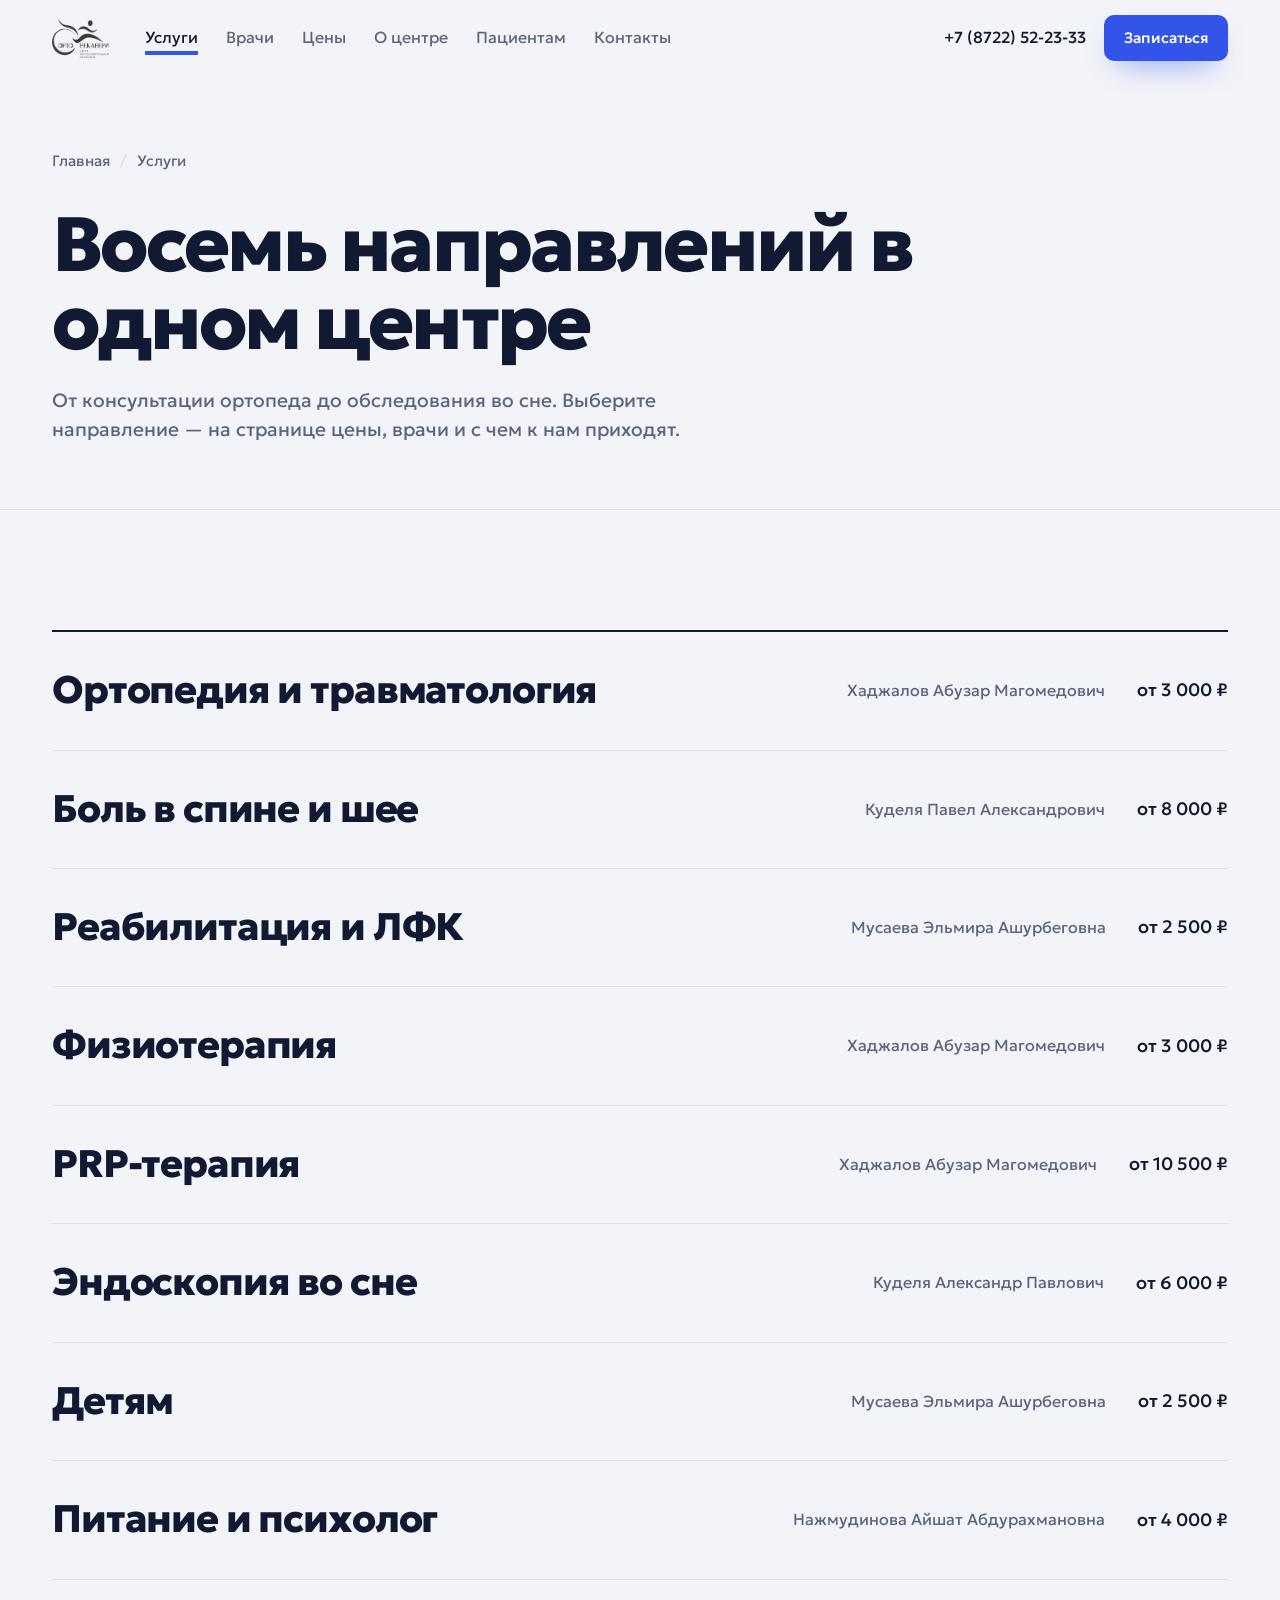
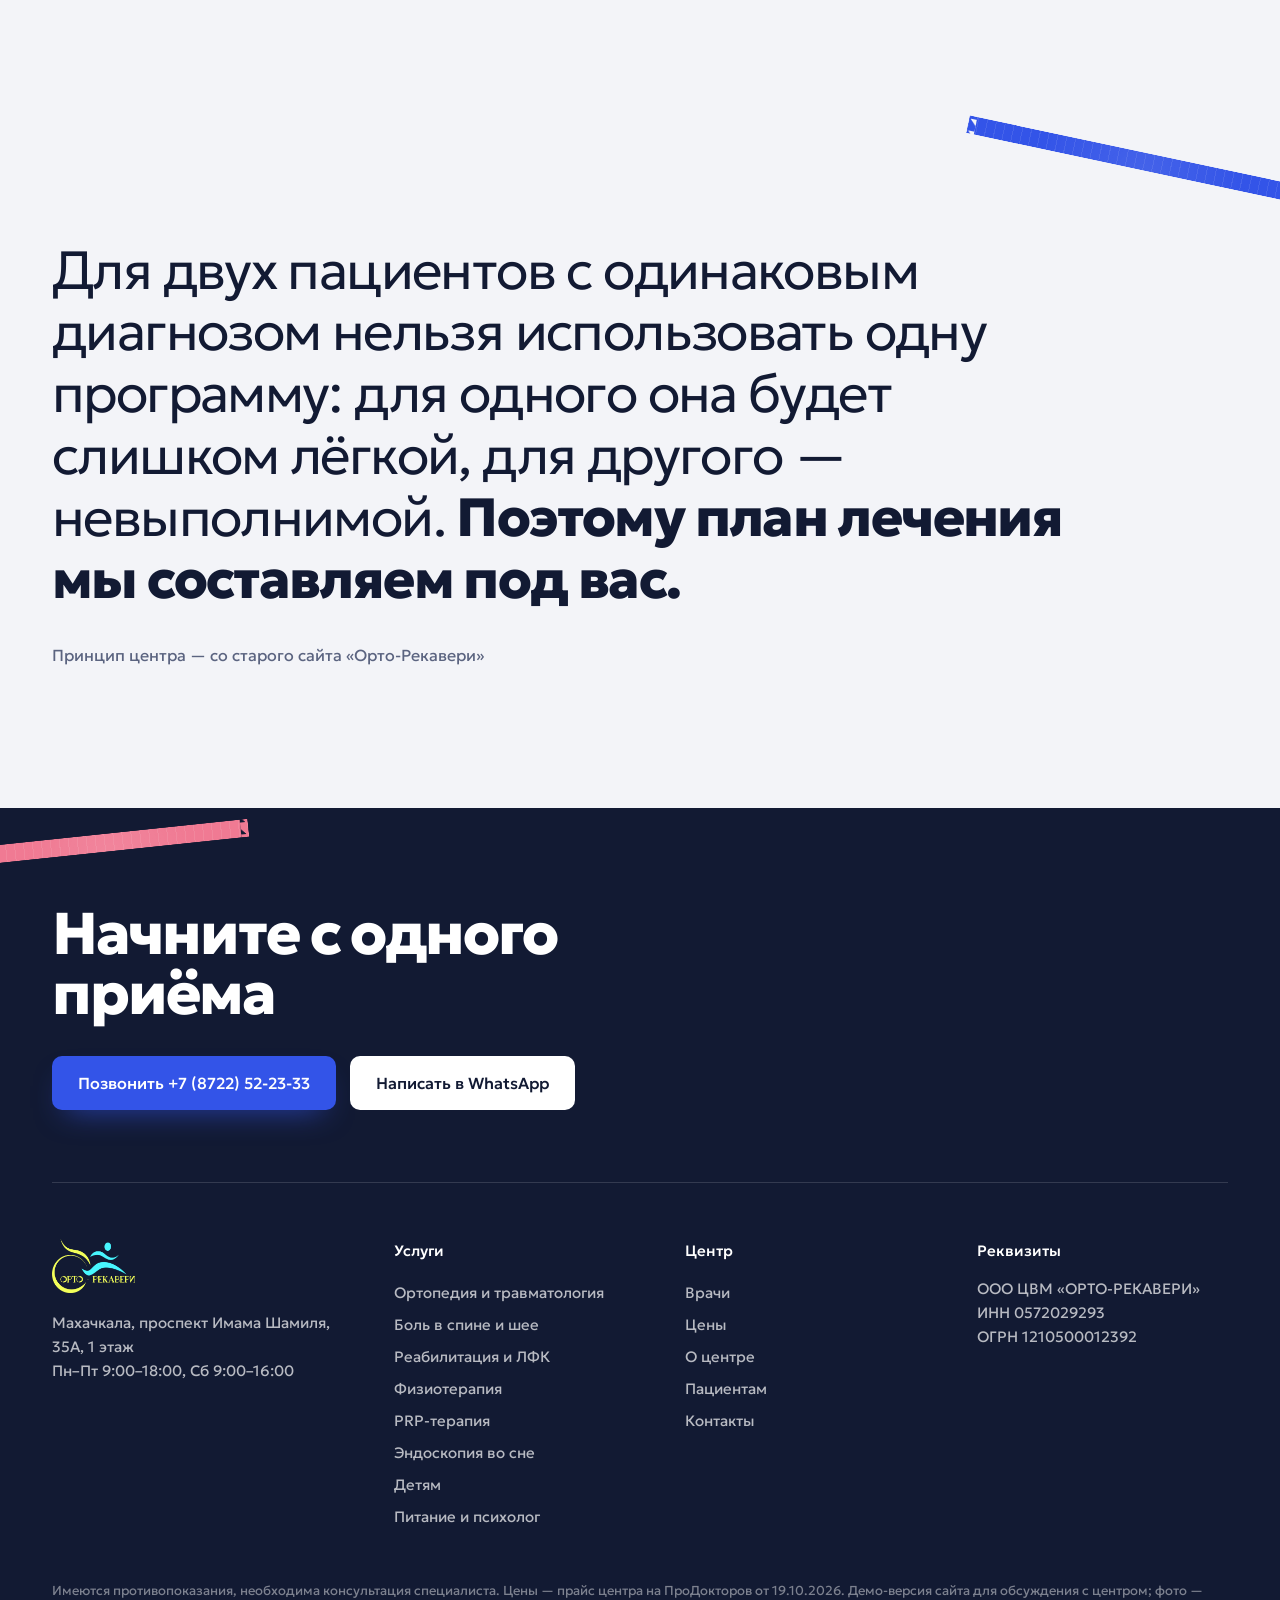
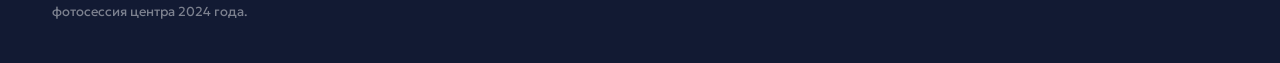
<file: uslugi/index.html>
<!doctype html>
<html lang="ru">
<head>
<meta charset="utf-8">
<meta name="viewport" content="width=device-width, initial-scale=1">
<meta name="robots" content="noindex, nofollow">
<title>Услуги — Орто-Рекавери</title>
<meta name="description" content="Восемь направлений в одном центре.">
<link rel="preconnect" href="https://fonts.googleapis.com">
<link rel="preconnect" href="https://fonts.gstatic.com" crossorigin>
<link href="https://fonts.googleapis.com/css2?family=Geologica:wght@300;400;500;700;800&display=swap" rel="stylesheet">
<link rel="stylesheet" href="../assets/site.css">
</head>
<body>
<header class="top"><div class="wrap top-in">
  <a class="logo" href="../"><img src="../assets/logo-dark.png" alt="Орто-Рекавери, на главную"></a>
  <nav class="menu" aria-label="Основное меню"><div class="mm"><a href="../uslugi/" class="on">Услуги</a><div class="mm-panel"><a href="../uslugi/ortopediya/">Ортопедия и травматология<span>3 000 ₽</span></a><a href="../uslugi/spina/">Боль в спине и шее<span>8 000 ₽</span></a><a href="../uslugi/reabilitaciya/">Реабилитация и ЛФК<span>2 500 ₽</span></a><a href="../uslugi/fizioterapiya/">Физиотерапия<span>3 000 ₽</span></a><a href="../uslugi/prp/">PRP-терапия<span>10 500 ₽</span></a><a href="../uslugi/endoskopiya/">Эндоскопия во сне<span>6 000 ₽</span></a><a href="../uslugi/detyam/">Детям<span>2 500 ₽</span></a><a href="../uslugi/pitanie-i-psiholog/">Питание и психолог<span>4 000 ₽</span></a></div></div><a href="../vrachi/">Врачи</a><a href="../ceny/">Цены</a><a href="../o-centre/">О центре</a><a href="../pacientam/">Пациентам</a><a href="../kontakty/">Контакты</a></nav>
  <div class="top-right"><a class="phone" href="tel:+78722522333">+7 (8722) 52-23-33</a><a class="btn btn-blue btn-sm" href="tel:+78722522333">Записаться</a>
  <button class="burger" type="button" aria-expanded="false" aria-label="Открыть меню"><svg width="20" height="20" viewBox="0 0 24 24" fill="none" stroke="currentColor" stroke-width="2.2" stroke-linecap="round" aria-hidden="true"><path d="M4 7h16M4 12h16M4 17h16"/></svg></button></div>
</div></header>
<nav class="mnav" hidden aria-label="Меню"><a href="../">Главная</a><a href="../vrachi/">Врачи</a><a href="../ceny/">Цены</a><a href="../o-centre/">О центре</a><a href="../pacientam/">Пациентам</a><a href="../kontakty/">Контакты</a><h4>Услуги</h4><div class="sub"><a href="../uslugi/ortopediya/">Ортопедия и травматология<span>3 000 ₽</span></a><a href="../uslugi/spina/">Боль в спине и шее<span>8 000 ₽</span></a><a href="../uslugi/reabilitaciya/">Реабилитация и ЛФК<span>2 500 ₽</span></a><a href="../uslugi/fizioterapiya/">Физиотерапия<span>3 000 ₽</span></a><a href="../uslugi/prp/">PRP-терапия<span>10 500 ₽</span></a><a href="../uslugi/endoskopiya/">Эндоскопия во сне<span>6 000 ₽</span></a><a href="../uslugi/detyam/">Детям<span>2 500 ₽</span></a><a href="../uslugi/pitanie-i-psiholog/">Питание и психолог<span>4 000 ₽</span></a></div><p style="margin-top:28px"><a class="btn btn-blue" style="width:100%;border:0" href="tel:+78722522333">Позвонить и записаться</a></p></nav>
<main>
<section class="phead"><div class="wrap"><nav class="crumbs" aria-label="Хлебные крошки"><a href="../">Главная</a><span>Услуги</span></nav><h1>Восемь направлений в одном центре</h1><p class="lead">От консультации ортопеда до обследования во сне. Выберите направление — на странице цены, врачи и с чем к нам приходят.</p></div></section><section class="sec"><div class="wrap"><div class="svc-list"><a class="svc-row" href="../uslugi/ortopediya/"><span class="t">Ортопедия и травматология</span><span class="k">Хаджалов Абузар Магомедович</span><span class="p">от 3 000 ₽</span></a><a class="svc-row" href="../uslugi/spina/"><span class="t">Боль в спине и шее</span><span class="k">Куделя Павел Александрович</span><span class="p">от 8 000 ₽</span></a><a class="svc-row" href="../uslugi/reabilitaciya/"><span class="t">Реабилитация и ЛФК</span><span class="k">Мусаева Эльмира Ашурбеговна</span><span class="p">от 2 500 ₽</span></a><a class="svc-row" href="../uslugi/fizioterapiya/"><span class="t">Физиотерапия</span><span class="k">Хаджалов Абузар Магомедович</span><span class="p">от 3 000 ₽</span></a><a class="svc-row" href="../uslugi/prp/"><span class="t">PRP-терапия</span><span class="k">Хаджалов Абузар Магомедович</span><span class="p">от 10 500 ₽</span></a><a class="svc-row" href="../uslugi/endoskopiya/"><span class="t">Эндоскопия во сне</span><span class="k">Куделя Александр Павлович</span><span class="p">от 6 000 ₽</span></a><a class="svc-row" href="../uslugi/detyam/"><span class="t">Детям</span><span class="k">Мусаева Эльмира Ашурбеговна</span><span class="p">от 2 500 ₽</span></a><a class="svc-row" href="../uslugi/pitanie-i-psiholog/"><span class="t">Питание и психолог</span><span class="k">Нажмудинова Айшат Абдурахмановна</span><span class="p">от 4 000 ₽</span></a></div></div></section><section class="quote"><span class="tape stretch" aria-hidden="true"></span><div class="wrap">
  <blockquote>Для двух пациентов с одинаковым диагнозом нельзя использовать одну программу: для одного она будет слишком лёгкой, для другого — невыполнимой. <b>Поэтому план лечения мы составляем под вас.</b></blockquote>
  <cite>Принцип центра — со старого сайта «Орто-Рекавери»</cite>
</div></section>
</main>
<footer class="foot"><span class="tape pink stretch" aria-hidden="true"></span><div class="wrap">
  <div class="foot-cta"><h2>Начните с одного приёма</h2><div class="hero-cta" style="margin:0"><a class="btn btn-blue" href="tel:+78722522333">Позвонить +7 (8722) 52-23-33</a><a class="btn btn-white" href="https://wa.me/79883011805" target="_blank" rel="noreferrer">Написать в WhatsApp</a></div></div>
  <div class="foot-grid">
    <div><img src="../assets/logo-color.png" alt="Орто-Рекавери"><p>Махачкала, проспект Имама Шамиля, 35А, 1 этаж</p><p>Пн–Пт 9:00–18:00, Сб 9:00–16:00</p></div>
    <div><h4>Услуги</h4><a href="../uslugi/ortopediya/">Ортопедия и травматология</a><a href="../uslugi/spina/">Боль в спине и шее</a><a href="../uslugi/reabilitaciya/">Реабилитация и ЛФК</a><a href="../uslugi/fizioterapiya/">Физиотерапия</a><a href="../uslugi/prp/">PRP-терапия</a><a href="../uslugi/endoskopiya/">Эндоскопия во сне</a><a href="../uslugi/detyam/">Детям</a><a href="../uslugi/pitanie-i-psiholog/">Питание и психолог</a></div>
    <div><h4>Центр</h4><a href="../vrachi/">Врачи</a><a href="../ceny/">Цены</a><a href="../o-centre/">О центре</a><a href="../pacientam/">Пациентам</a><a href="../kontakty/">Контакты</a></div>
    <div><h4>Реквизиты</h4><p>ООО ЦВМ «ОРТО-РЕКАВЕРИ»</p><p>ИНН 0572029293</p><p>ОГРН 1210500012392</p></div>
  </div>
  <p class="legal">Имеются противопоказания, необходима консультация специалиста. Цены — прайс центра на ПроДокторов от 19.10.2026. Демо-версия сайта для обсуждения с центром; фото — фотосессия центра 2024 года.</p>
</div></footer>
<nav class="dock" aria-label="Быстрая запись"><a href="https://wa.me/79883011805" target="_blank" rel="noreferrer">WhatsApp</a><a href="tel:+78722522333">Позвонить и записаться</a></nav>
<template id="doc-ХА0"><div class="pic"><span class="mono">ХА</span></div><div class="txt"><h3>Хаджалов Абузар Магомедович</h3><p class="role">Травматолог-ортопед, кистевой реабилитолог</p><p class="treats">Суставы, травмы, восстановление после операций, PRP</p><div class="bot"><b>3 000 ₽</b><a class="btn btn-blue" href="tel:+78722522333">Записаться к врачу</a></div></div></template><template id="doc-КП1"><div class="pic"><span class="mono">КП</span></div><div class="txt"><h3>Куделя Павел Александрович</h3><p class="role">Невролог, мануальный терапевт</p><p class="treats">Боль в спине и шее, грыжи, спортивные травмы</p><ul><li>Проводит авторские семинары по сухим иглам для специалистов</li></ul><div class="bot"><b>8 000 ₽ — полный приём</b><a class="btn btn-blue" href="tel:+78722522333">Записаться к врачу</a></div></div></template><template id="doc-КА2"><div class="pic"><img src="../assets/d-kudelya-a.jpg" alt=""></div><div class="txt"><h3>Куделя Александр Павлович</h3><p class="role">Эндоскопист высшей категории, стаж более 30 лет</p><p class="treats">Гастроскопия и колоноскопия, в том числе во сне под седацией. Окончил ДГМИ, переподготовка по эндоскопии в ГНЦ колопроктологии (Москва)</p><ul><li>Дагестанский государственный медицинский институт, лечебное дело (1979)</li><li>Переподготовка по эндоскопии — ГНЦ колопроктологии, Москва (1984)</li><li>Высшая квалификационная категория по эндоскопии (2004)</li><li>Повышение квалификации: РМАПО (1999, 2018), СПбМАПО (2009), ГНЦ колопроктологии (2014)</li></ul><div class="bot"><b>от 3 600 ₽</b><a class="btn btn-blue" href="tel:+78722522333">Записаться к врачу</a></div></div></template><template id="doc-МЭ3"><div class="pic"><img src="../assets/d-musaeva.jpg" alt=""></div><div class="txt"><h3>Мусаева Эльмира Ашурбеговна</h3><p class="role">Инструктор ЛФК, методика СИАС</p><p class="treats">Сколиоз и осанка у детей и взрослых, детская ЛФК</p><ul><li>Лечебная гимнастика по методике SEAS (СИАС)</li><li>Ашхабадское медицинское училище (1994)</li><li>Северо-Кавказский государственный институт (2012)</li></ul><div class="bot"><b>2 500 ₽</b><a class="btn btn-blue" href="tel:+78722522333">Записаться к врачу</a></div></div></template><template id="doc-КЮ4"><div class="pic"><span class="mono">КЮ</span></div><div class="txt"><h3>Коваленко Юлия Анатольевна</h3><p class="role">Специалист по ЛФК и массажу</p><p class="treats">Занятия с детьми с ДЦП, СИАС, массаж</p><div class="bot"><b>от 2 000 ₽</b><a class="btn btn-blue" href="tel:+78722522333">Записаться к врачу</a></div></div></template><template id="doc-НА5"><div class="pic"><img src="../assets/d-nazhmudinova.jpg" alt=""></div><div class="txt"><h3>Нажмудинова Айшат Абдурахмановна</h3><p class="role">Терапевт-гастроэнтеролог, гепатолог</p><p class="treats">Желудок, кишечник, печень. Сеченовский университет, стаж 9 лет</p><ul><li>Первый МГМУ им. Сеченова, лечебное дело (2013)</li><li>Специализация по гастроэнтерологии — МГМСУ им. Евдокимова (2019)</li><li>Повышение квалификации по гастроэнтерологии и гепатологии — РНИМУ им. Пирогова (2023–2024)</li></ul><div class="bot"><b>3 000 ₽</b><a class="btn btn-blue" href="tel:+78722522333">Записаться к врачу</a></div></div></template>
<script src="../assets/site.js"></script>
</body>
</html>
</file>
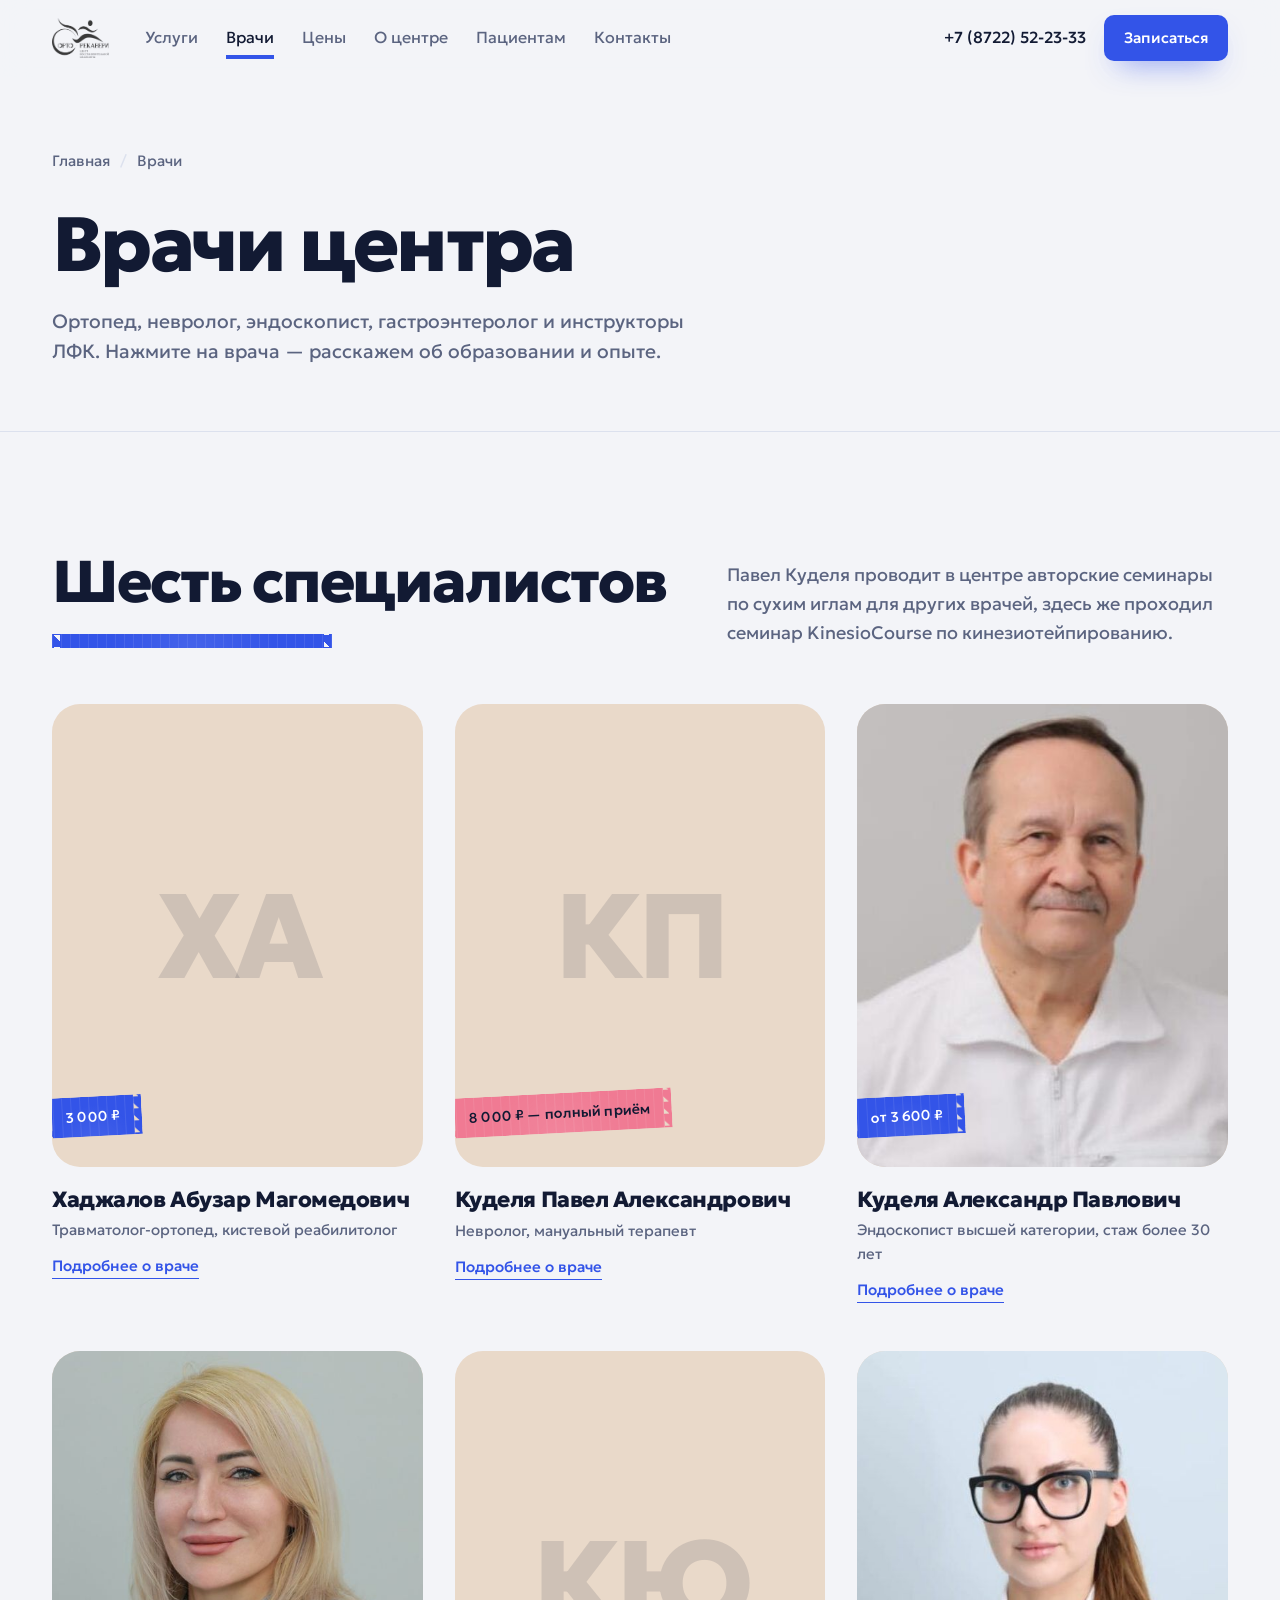
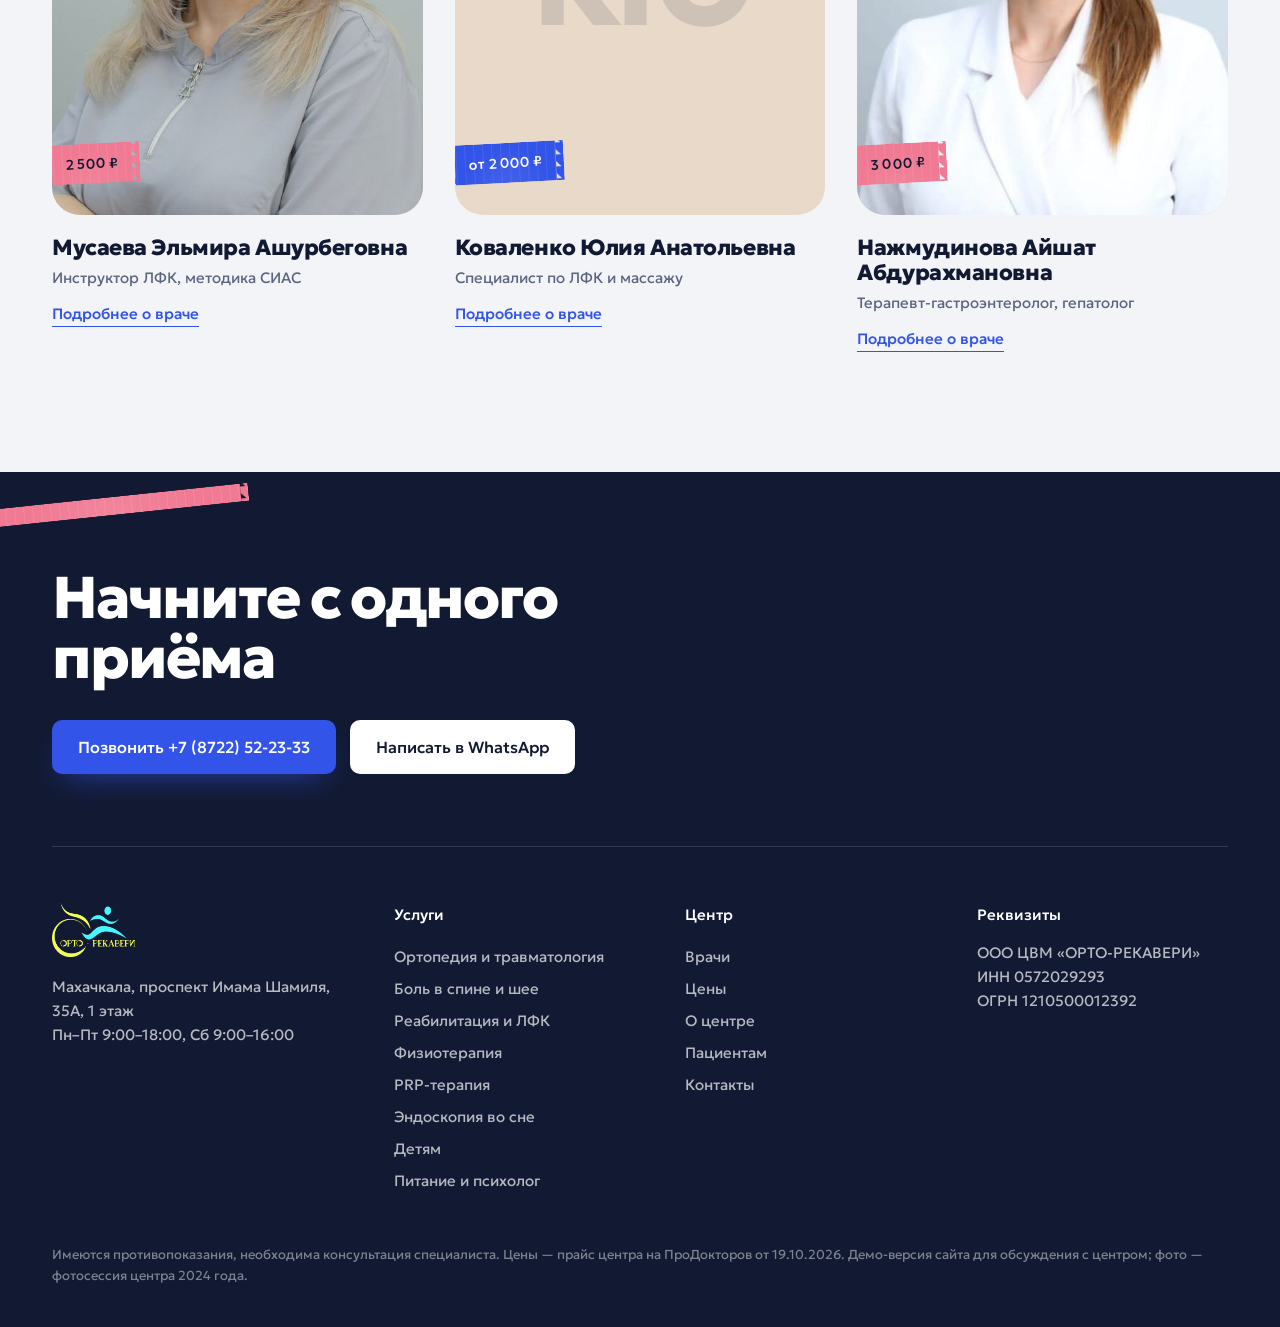
<file: vrachi/index.html>
<!doctype html>
<html lang="ru">
<head>
<meta charset="utf-8">
<meta name="viewport" content="width=device-width, initial-scale=1">
<meta name="robots" content="noindex, nofollow">
<title>Врачи — Орто-Рекавери</title>
<meta name="description" content="Врачи центра «Орто-Рекавери».">
<link rel="preconnect" href="https://fonts.googleapis.com">
<link rel="preconnect" href="https://fonts.gstatic.com" crossorigin>
<link href="https://fonts.googleapis.com/css2?family=Geologica:wght@300;400;500;700;800&display=swap" rel="stylesheet">
<link rel="stylesheet" href="../assets/site.css">
</head>
<body>
<header class="top"><div class="wrap top-in">
  <a class="logo" href="../"><img src="../assets/logo-dark.png" alt="Орто-Рекавери, на главную"></a>
  <nav class="menu" aria-label="Основное меню"><div class="mm"><a href="../uslugi/">Услуги</a><div class="mm-panel"><a href="../uslugi/ortopediya/">Ортопедия и травматология<span>3 000 ₽</span></a><a href="../uslugi/spina/">Боль в спине и шее<span>8 000 ₽</span></a><a href="../uslugi/reabilitaciya/">Реабилитация и ЛФК<span>2 500 ₽</span></a><a href="../uslugi/fizioterapiya/">Физиотерапия<span>3 000 ₽</span></a><a href="../uslugi/prp/">PRP-терапия<span>10 500 ₽</span></a><a href="../uslugi/endoskopiya/">Эндоскопия во сне<span>6 000 ₽</span></a><a href="../uslugi/detyam/">Детям<span>2 500 ₽</span></a><a href="../uslugi/pitanie-i-psiholog/">Питание и психолог<span>4 000 ₽</span></a></div></div><a href="../vrachi/" class="on">Врачи</a><a href="../ceny/">Цены</a><a href="../o-centre/">О центре</a><a href="../pacientam/">Пациентам</a><a href="../kontakty/">Контакты</a></nav>
  <div class="top-right"><a class="phone" href="tel:+78722522333">+7 (8722) 52-23-33</a><a class="btn btn-blue btn-sm" href="tel:+78722522333">Записаться</a>
  <button class="burger" type="button" aria-expanded="false" aria-label="Открыть меню"><svg width="20" height="20" viewBox="0 0 24 24" fill="none" stroke="currentColor" stroke-width="2.2" stroke-linecap="round" aria-hidden="true"><path d="M4 7h16M4 12h16M4 17h16"/></svg></button></div>
</div></header>
<nav class="mnav" hidden aria-label="Меню"><a href="../">Главная</a><a href="../vrachi/">Врачи</a><a href="../ceny/">Цены</a><a href="../o-centre/">О центре</a><a href="../pacientam/">Пациентам</a><a href="../kontakty/">Контакты</a><h4>Услуги</h4><div class="sub"><a href="../uslugi/ortopediya/">Ортопедия и травматология<span>3 000 ₽</span></a><a href="../uslugi/spina/">Боль в спине и шее<span>8 000 ₽</span></a><a href="../uslugi/reabilitaciya/">Реабилитация и ЛФК<span>2 500 ₽</span></a><a href="../uslugi/fizioterapiya/">Физиотерапия<span>3 000 ₽</span></a><a href="../uslugi/prp/">PRP-терапия<span>10 500 ₽</span></a><a href="../uslugi/endoskopiya/">Эндоскопия во сне<span>6 000 ₽</span></a><a href="../uslugi/detyam/">Детям<span>2 500 ₽</span></a><a href="../uslugi/pitanie-i-psiholog/">Питание и психолог<span>4 000 ₽</span></a></div><p style="margin-top:28px"><a class="btn btn-blue" style="width:100%;border:0" href="tel:+78722522333">Позвонить и записаться</a></p></nav>
<main>
<section class="phead"><div class="wrap"><nav class="crumbs" aria-label="Хлебные крошки"><a href="../">Главная</a><span>Врачи</span></nav><h1>Врачи центра</h1><p class="lead">Ортопед, невролог, эндоскопист, гастроэнтеролог и инструкторы ЛФК. Нажмите на врача — расскажем об образовании и опыте.</p></div></section><section class="sec"><div class="wrap">
  <div class="sec-head"><div><h2>Шесть специалистов</h2><span class="tape under stretch" aria-hidden="true"></span></div><p>Павел Куделя проводит в центре авторские семинары по сухим иглам для других врачей, здесь же проходил семинар KinesioCourse по кинезиотейпированию.</p></div>
  <div class="docs"><button class="doc" type="button" data-doc="doc-ХА0"><span class="doc-pic"><span class="mono" aria-hidden="true">ХА</span><span class="tape stretch">3 000 ₽</span></span><span class="dname">Хаджалов Абузар Магомедович</span><span class="role">Травматолог-ортопед, кистевой реабилитолог</span><span class="more">Подробнее о враче</span></button><button class="doc" type="button" data-doc="doc-КП1"><span class="doc-pic"><span class="mono" aria-hidden="true">КП</span><span class="tape pink stretch">8 000 ₽ — полный приём</span></span><span class="dname">Куделя Павел Александрович</span><span class="role">Невролог, мануальный терапевт</span><span class="more">Подробнее о враче</span></button><button class="doc" type="button" data-doc="doc-КА2"><span class="doc-pic"><img src="../assets/d-kudelya-a.jpg" alt="Куделя Александр Павлович" loading="lazy"><span class="tape stretch">от 3 600 ₽</span></span><span class="dname">Куделя Александр Павлович</span><span class="role">Эндоскопист высшей категории, стаж более 30 лет</span><span class="more">Подробнее о враче</span></button><button class="doc" type="button" data-doc="doc-МЭ3"><span class="doc-pic"><img src="../assets/d-musaeva.jpg" alt="Мусаева Эльмира Ашурбеговна" loading="lazy"><span class="tape pink stretch">2 500 ₽</span></span><span class="dname">Мусаева Эльмира Ашурбеговна</span><span class="role">Инструктор ЛФК, методика СИАС</span><span class="more">Подробнее о враче</span></button><button class="doc" type="button" data-doc="doc-КЮ4"><span class="doc-pic"><span class="mono" aria-hidden="true">КЮ</span><span class="tape stretch">от 2 000 ₽</span></span><span class="dname">Коваленко Юлия Анатольевна</span><span class="role">Специалист по ЛФК и массажу</span><span class="more">Подробнее о враче</span></button><button class="doc" type="button" data-doc="doc-НА5"><span class="doc-pic"><img src="../assets/d-nazhmudinova.jpg" alt="Нажмудинова Айшат Абдурахмановна" loading="lazy"><span class="tape pink stretch">3 000 ₽</span></span><span class="dname">Нажмудинова Айшат Абдурахмановна</span><span class="role">Терапевт-гастроэнтеролог, гепатолог</span><span class="more">Подробнее о враче</span></button></div>
</div></section>
</main>
<footer class="foot"><span class="tape pink stretch" aria-hidden="true"></span><div class="wrap">
  <div class="foot-cta"><h2>Начните с одного приёма</h2><div class="hero-cta" style="margin:0"><a class="btn btn-blue" href="tel:+78722522333">Позвонить +7 (8722) 52-23-33</a><a class="btn btn-white" href="https://wa.me/79883011805" target="_blank" rel="noreferrer">Написать в WhatsApp</a></div></div>
  <div class="foot-grid">
    <div><img src="../assets/logo-color.png" alt="Орто-Рекавери"><p>Махачкала, проспект Имама Шамиля, 35А, 1 этаж</p><p>Пн–Пт 9:00–18:00, Сб 9:00–16:00</p></div>
    <div><h4>Услуги</h4><a href="../uslugi/ortopediya/">Ортопедия и травматология</a><a href="../uslugi/spina/">Боль в спине и шее</a><a href="../uslugi/reabilitaciya/">Реабилитация и ЛФК</a><a href="../uslugi/fizioterapiya/">Физиотерапия</a><a href="../uslugi/prp/">PRP-терапия</a><a href="../uslugi/endoskopiya/">Эндоскопия во сне</a><a href="../uslugi/detyam/">Детям</a><a href="../uslugi/pitanie-i-psiholog/">Питание и психолог</a></div>
    <div><h4>Центр</h4><a href="../vrachi/">Врачи</a><a href="../ceny/">Цены</a><a href="../o-centre/">О центре</a><a href="../pacientam/">Пациентам</a><a href="../kontakty/">Контакты</a></div>
    <div><h4>Реквизиты</h4><p>ООО ЦВМ «ОРТО-РЕКАВЕРИ»</p><p>ИНН 0572029293</p><p>ОГРН 1210500012392</p></div>
  </div>
  <p class="legal">Имеются противопоказания, необходима консультация специалиста. Цены — прайс центра на ПроДокторов от 19.10.2026. Демо-версия сайта для обсуждения с центром; фото — фотосессия центра 2024 года.</p>
</div></footer>
<nav class="dock" aria-label="Быстрая запись"><a href="https://wa.me/79883011805" target="_blank" rel="noreferrer">WhatsApp</a><a href="tel:+78722522333">Позвонить и записаться</a></nav>
<template id="doc-ХА0"><div class="pic"><span class="mono">ХА</span></div><div class="txt"><h3>Хаджалов Абузар Магомедович</h3><p class="role">Травматолог-ортопед, кистевой реабилитолог</p><p class="treats">Суставы, травмы, восстановление после операций, PRP</p><div class="bot"><b>3 000 ₽</b><a class="btn btn-blue" href="tel:+78722522333">Записаться к врачу</a></div></div></template><template id="doc-КП1"><div class="pic"><span class="mono">КП</span></div><div class="txt"><h3>Куделя Павел Александрович</h3><p class="role">Невролог, мануальный терапевт</p><p class="treats">Боль в спине и шее, грыжи, спортивные травмы</p><ul><li>Проводит авторские семинары по сухим иглам для специалистов</li></ul><div class="bot"><b>8 000 ₽ — полный приём</b><a class="btn btn-blue" href="tel:+78722522333">Записаться к врачу</a></div></div></template><template id="doc-КА2"><div class="pic"><img src="../assets/d-kudelya-a.jpg" alt=""></div><div class="txt"><h3>Куделя Александр Павлович</h3><p class="role">Эндоскопист высшей категории, стаж более 30 лет</p><p class="treats">Гастроскопия и колоноскопия, в том числе во сне под седацией. Окончил ДГМИ, переподготовка по эндоскопии в ГНЦ колопроктологии (Москва)</p><ul><li>Дагестанский государственный медицинский институт, лечебное дело (1979)</li><li>Переподготовка по эндоскопии — ГНЦ колопроктологии, Москва (1984)</li><li>Высшая квалификационная категория по эндоскопии (2004)</li><li>Повышение квалификации: РМАПО (1999, 2018), СПбМАПО (2009), ГНЦ колопроктологии (2014)</li></ul><div class="bot"><b>от 3 600 ₽</b><a class="btn btn-blue" href="tel:+78722522333">Записаться к врачу</a></div></div></template><template id="doc-МЭ3"><div class="pic"><img src="../assets/d-musaeva.jpg" alt=""></div><div class="txt"><h3>Мусаева Эльмира Ашурбеговна</h3><p class="role">Инструктор ЛФК, методика СИАС</p><p class="treats">Сколиоз и осанка у детей и взрослых, детская ЛФК</p><ul><li>Лечебная гимнастика по методике SEAS (СИАС)</li><li>Ашхабадское медицинское училище (1994)</li><li>Северо-Кавказский государственный институт (2012)</li></ul><div class="bot"><b>2 500 ₽</b><a class="btn btn-blue" href="tel:+78722522333">Записаться к врачу</a></div></div></template><template id="doc-КЮ4"><div class="pic"><span class="mono">КЮ</span></div><div class="txt"><h3>Коваленко Юлия Анатольевна</h3><p class="role">Специалист по ЛФК и массажу</p><p class="treats">Занятия с детьми с ДЦП, СИАС, массаж</p><div class="bot"><b>от 2 000 ₽</b><a class="btn btn-blue" href="tel:+78722522333">Записаться к врачу</a></div></div></template><template id="doc-НА5"><div class="pic"><img src="../assets/d-nazhmudinova.jpg" alt=""></div><div class="txt"><h3>Нажмудинова Айшат Абдурахмановна</h3><p class="role">Терапевт-гастроэнтеролог, гепатолог</p><p class="treats">Желудок, кишечник, печень. Сеченовский университет, стаж 9 лет</p><ul><li>Первый МГМУ им. Сеченова, лечебное дело (2013)</li><li>Специализация по гастроэнтерологии — МГМСУ им. Евдокимова (2019)</li><li>Повышение квалификации по гастроэнтерологии и гепатологии — РНИМУ им. Пирогова (2023–2024)</li></ul><div class="bot"><b>3 000 ₽</b><a class="btn btn-blue" href="tel:+78722522333">Записаться к врачу</a></div></div></template>
<script src="../assets/site.js"></script>
</body>
</html>
</file>
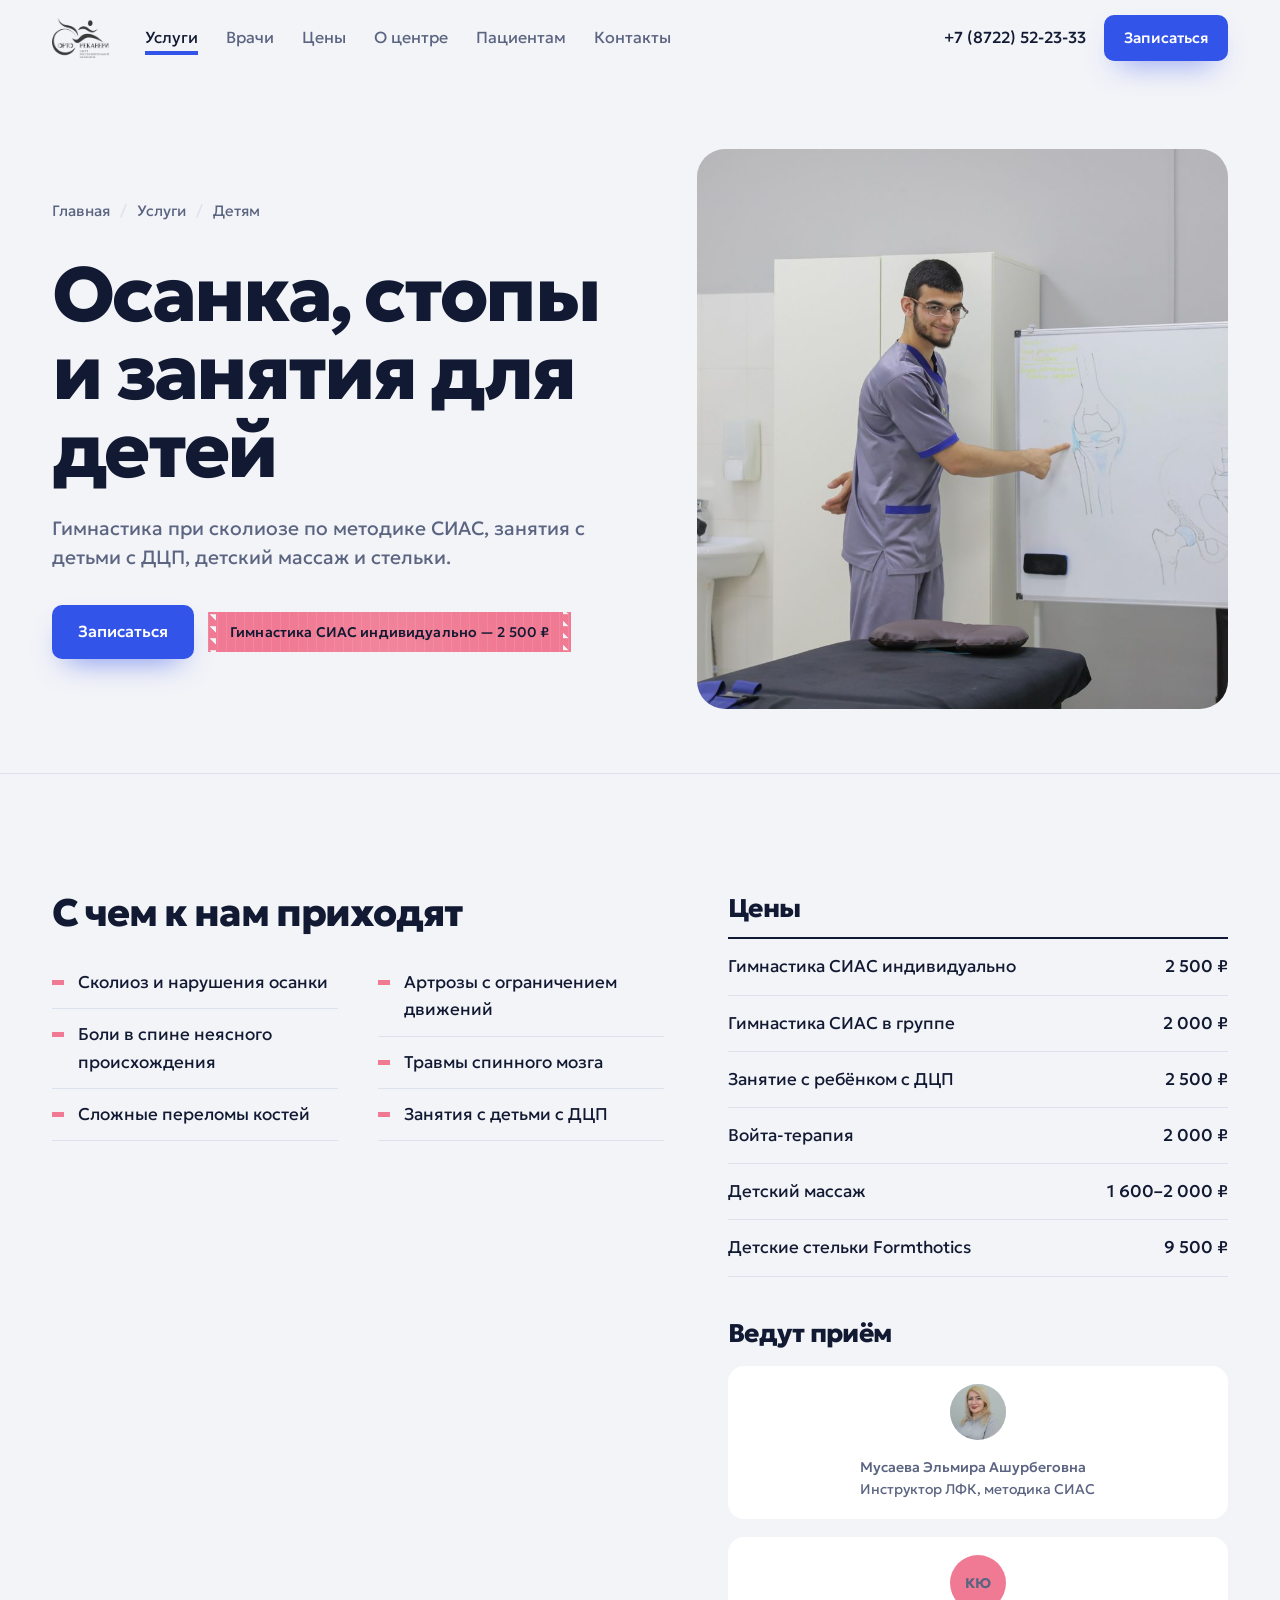
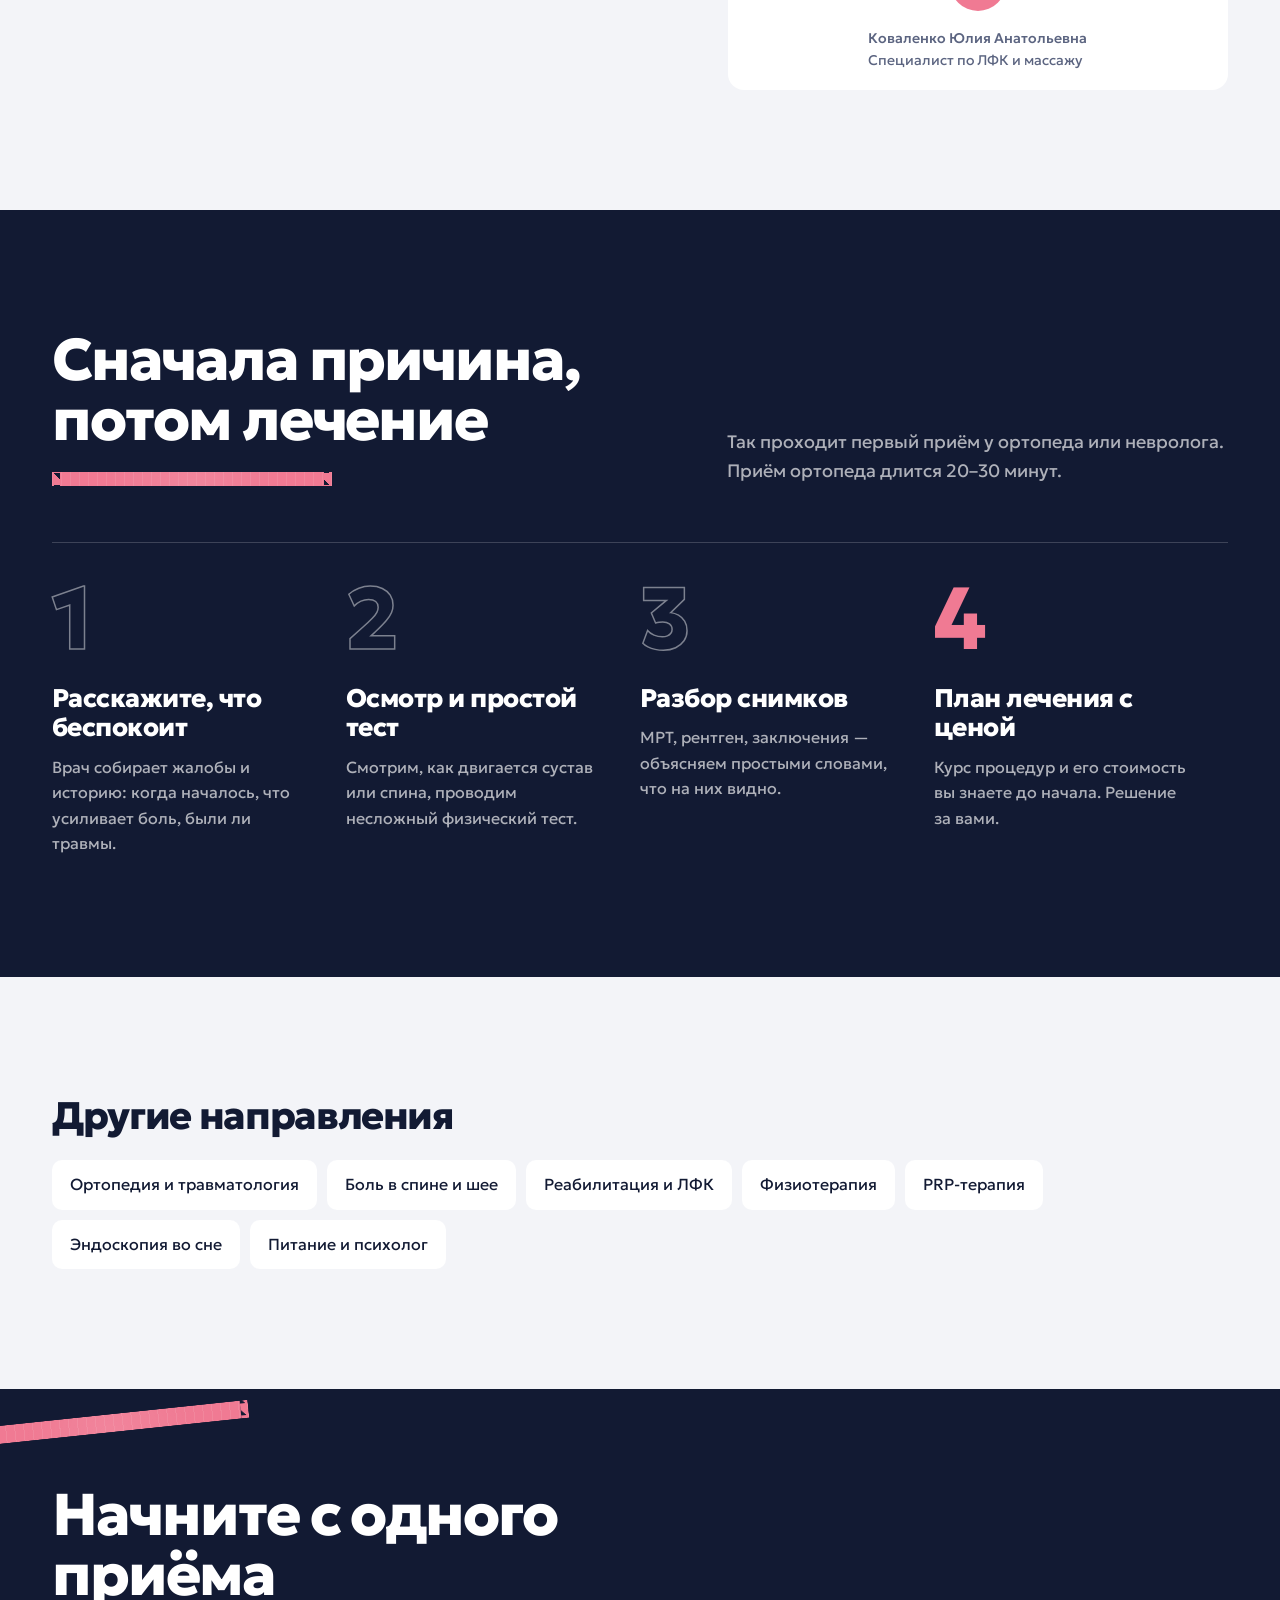
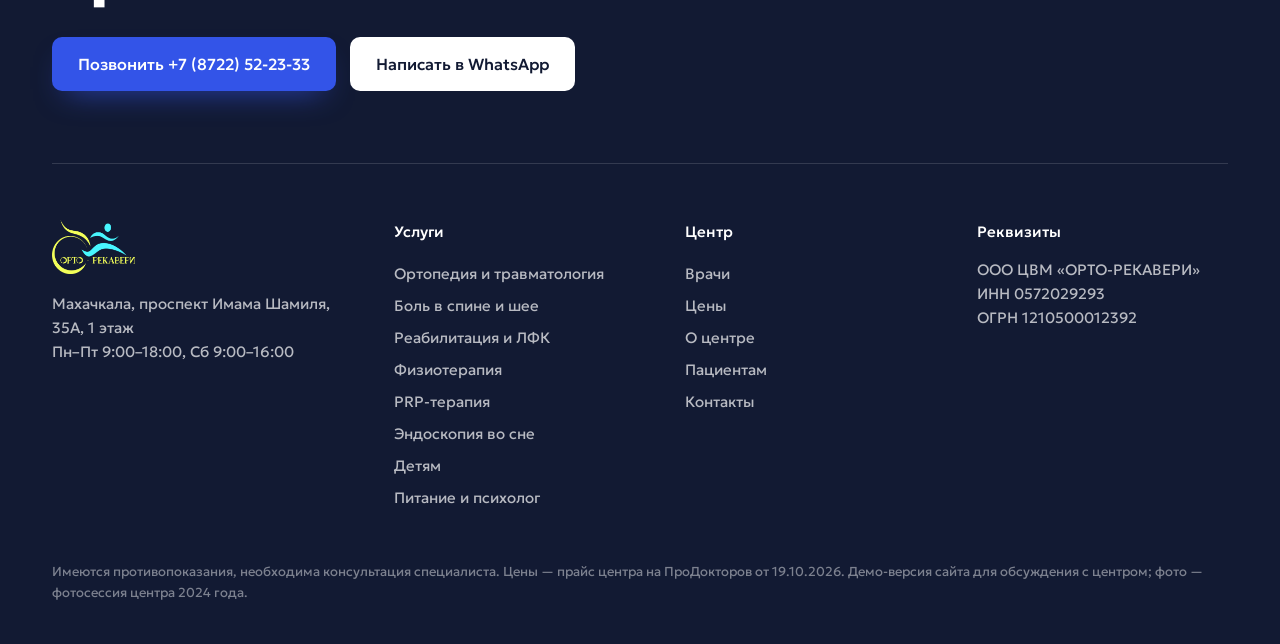
<file: uslugi/detyam/index.html>
<!doctype html>
<html lang="ru">
<head>
<meta charset="utf-8">
<meta name="viewport" content="width=device-width, initial-scale=1">
<meta name="robots" content="noindex, nofollow">
<title>Детям — Орто-Рекавери, Махачкала</title>
<meta name="description" content="Гимнастика при сколиозе по методике СИАС, занятия с детьми с ДЦП, детский массаж и стельки.">
<link rel="preconnect" href="https://fonts.googleapis.com">
<link rel="preconnect" href="https://fonts.gstatic.com" crossorigin>
<link href="https://fonts.googleapis.com/css2?family=Geologica:wght@300;400;500;700;800&display=swap" rel="stylesheet">
<link rel="stylesheet" href="../../assets/site.css">
</head>
<body>
<header class="top"><div class="wrap top-in">
  <a class="logo" href="../../"><img src="../../assets/logo-dark.png" alt="Орто-Рекавери, на главную"></a>
  <nav class="menu" aria-label="Основное меню"><div class="mm"><a href="../../uslugi/" class="on">Услуги</a><div class="mm-panel"><a href="../../uslugi/ortopediya/">Ортопедия и травматология<span>3 000 ₽</span></a><a href="../../uslugi/spina/">Боль в спине и шее<span>8 000 ₽</span></a><a href="../../uslugi/reabilitaciya/">Реабилитация и ЛФК<span>2 500 ₽</span></a><a href="../../uslugi/fizioterapiya/">Физиотерапия<span>3 000 ₽</span></a><a href="../../uslugi/prp/">PRP-терапия<span>10 500 ₽</span></a><a href="../../uslugi/endoskopiya/">Эндоскопия во сне<span>6 000 ₽</span></a><a href="../../uslugi/detyam/">Детям<span>2 500 ₽</span></a><a href="../../uslugi/pitanie-i-psiholog/">Питание и психолог<span>4 000 ₽</span></a></div></div><a href="../../vrachi/">Врачи</a><a href="../../ceny/">Цены</a><a href="../../o-centre/">О центре</a><a href="../../pacientam/">Пациентам</a><a href="../../kontakty/">Контакты</a></nav>
  <div class="top-right"><a class="phone" href="tel:+78722522333">+7 (8722) 52-23-33</a><a class="btn btn-blue btn-sm" href="tel:+78722522333">Записаться</a>
  <button class="burger" type="button" aria-expanded="false" aria-label="Открыть меню"><svg width="20" height="20" viewBox="0 0 24 24" fill="none" stroke="currentColor" stroke-width="2.2" stroke-linecap="round" aria-hidden="true"><path d="M4 7h16M4 12h16M4 17h16"/></svg></button></div>
</div></header>
<nav class="mnav" hidden aria-label="Меню"><a href="../../">Главная</a><a href="../../vrachi/">Врачи</a><a href="../../ceny/">Цены</a><a href="../../o-centre/">О центре</a><a href="../../pacientam/">Пациентам</a><a href="../../kontakty/">Контакты</a><h4>Услуги</h4><div class="sub"><a href="../../uslugi/ortopediya/">Ортопедия и травматология<span>3 000 ₽</span></a><a href="../../uslugi/spina/">Боль в спине и шее<span>8 000 ₽</span></a><a href="../../uslugi/reabilitaciya/">Реабилитация и ЛФК<span>2 500 ₽</span></a><a href="../../uslugi/fizioterapiya/">Физиотерапия<span>3 000 ₽</span></a><a href="../../uslugi/prp/">PRP-терапия<span>10 500 ₽</span></a><a href="../../uslugi/endoskopiya/">Эндоскопия во сне<span>6 000 ₽</span></a><a href="../../uslugi/detyam/">Детям<span>2 500 ₽</span></a><a href="../../uslugi/pitanie-i-psiholog/">Питание и психолог<span>4 000 ₽</span></a></div><p style="margin-top:28px"><a class="btn btn-blue" style="width:100%;border:0" href="tel:+78722522333">Позвонить и записаться</a></p></nav>
<main>
<section class="phead"><div class="wrap svc-hero"><div>
  <nav class="crumbs" aria-label="Хлебные крошки"><a href="../../">Главная</a><span><a href="../../uslugi/">Услуги</a></span><span>Детям</span></nav>
  <h1>Осанка, стопы и занятия для детей</h1><p class="lead">Гимнастика при сколиозе по методике СИАС, занятия с детьми с ДЦП, детский массаж и стельки.</p>
  <div class="hero-cta"><a class="btn btn-blue" href="tel:+78722522333">Записаться</a><span class="tape pink stretch" style="align-self:center">Гимнастика СИАС индивидуально — 2 500 ₽</span></div>
</div><img src="../../assets/explain.jpg" alt=""></div></section>
<section class="sec"><div class="wrap svc-cols"><div><h2>С чем к нам приходят</h2><ul class="conds"><li>Сколиоз и нарушения осанки</li><li>Боли в спине неясного происхождения</li><li>Сложные переломы костей</li><li>Артрозы с ограничением движений</li><li>Травмы спинного мозга</li><li>Занятия с детьми с ДЦП</li></ul></div><div class="side-doc"><div class="pgroup"><h3>Цены</h3><ul><li><span>Гимнастика СИАС индивидуально</span><b>2 500 ₽</b></li><li><span>Гимнастика СИАС в группе</span><b>2 000 ₽</b></li><li><span>Занятие с ребёнком с ДЦП</span><b>2 500 ₽</b></li><li><span>Войта-терапия</span><b>2 000 ₽</b></li><li><span>Детский массаж</span><b>1 600–2 000 ₽</b></li><li><span>Детские стельки Formthotics</span><b>9 500 ₽</b></li></ul></div><h3 style="margin-top:24px">Ведут приём</h3><button class="item doc" type="button" data-doc="doc-МЭ3" style="width:100%;text-align:left;border:0"><img class="ava" src="../../assets/d-musaeva.jpg" alt=""><span><b>Мусаева Эльмира Ашурбеговна</b><span>Инструктор ЛФК, методика СИАС</span></span></button><button class="item doc" type="button" data-doc="doc-КЮ4" style="width:100%;text-align:left;border:0"><span class="ava p" aria-hidden="true">КЮ</span><span><b>Коваленко Юлия Анатольевна</b><span>Специалист по ЛФК и массажу</span></span></button></div></div></section><section class="sec dark"><div class="wrap">
  <div class="sec-head"><div><h2>Сначала причина, потом лечение</h2><span class="tape pink under stretch" aria-hidden="true"></span></div><p>Так проходит первый приём у ортопеда или невролога. Приём ортопеда длится 20–30 минут.</p></div>
  <ol class="path"><li><h3>Расскажите, что беспокоит</h3><p>Врач собирает жалобы и историю: когда началось, что усиливает боль, были ли травмы.</p></li><li><h3>Осмотр и простой тест</h3><p>Смотрим, как двигается сустав или спина, проводим несложный физический тест.</p></li><li><h3>Разбор снимков</h3><p>МРТ, рентген, заключения — объясняем простыми словами, что на них видно.</p></li><li><h3>План лечения с ценой</h3><p>Курс процедур и его стоимость вы знаете до начала. Решение за вами.</p></li></ol>
</div></section><section class="sec"><div class="wrap"><h2 style="font-size:clamp(28px,3vw,40px);margin-bottom:24px">Другие направления</h2><div class="others"><a href="../../uslugi/ortopediya/">Ортопедия и травматология</a><a href="../../uslugi/spina/">Боль в спине и шее</a><a href="../../uslugi/reabilitaciya/">Реабилитация и ЛФК</a><a href="../../uslugi/fizioterapiya/">Физиотерапия</a><a href="../../uslugi/prp/">PRP-терапия</a><a href="../../uslugi/endoskopiya/">Эндоскопия во сне</a><a href="../../uslugi/pitanie-i-psiholog/">Питание и психолог</a></div></div></section>
</main>
<footer class="foot"><span class="tape pink stretch" aria-hidden="true"></span><div class="wrap">
  <div class="foot-cta"><h2>Начните с одного приёма</h2><div class="hero-cta" style="margin:0"><a class="btn btn-blue" href="tel:+78722522333">Позвонить +7 (8722) 52-23-33</a><a class="btn btn-white" href="https://wa.me/79883011805" target="_blank" rel="noreferrer">Написать в WhatsApp</a></div></div>
  <div class="foot-grid">
    <div><img src="../../assets/logo-color.png" alt="Орто-Рекавери"><p>Махачкала, проспект Имама Шамиля, 35А, 1 этаж</p><p>Пн–Пт 9:00–18:00, Сб 9:00–16:00</p></div>
    <div><h4>Услуги</h4><a href="../../uslugi/ortopediya/">Ортопедия и травматология</a><a href="../../uslugi/spina/">Боль в спине и шее</a><a href="../../uslugi/reabilitaciya/">Реабилитация и ЛФК</a><a href="../../uslugi/fizioterapiya/">Физиотерапия</a><a href="../../uslugi/prp/">PRP-терапия</a><a href="../../uslugi/endoskopiya/">Эндоскопия во сне</a><a href="../../uslugi/detyam/">Детям</a><a href="../../uslugi/pitanie-i-psiholog/">Питание и психолог</a></div>
    <div><h4>Центр</h4><a href="../../vrachi/">Врачи</a><a href="../../ceny/">Цены</a><a href="../../o-centre/">О центре</a><a href="../../pacientam/">Пациентам</a><a href="../../kontakty/">Контакты</a></div>
    <div><h4>Реквизиты</h4><p>ООО ЦВМ «ОРТО-РЕКАВЕРИ»</p><p>ИНН 0572029293</p><p>ОГРН 1210500012392</p></div>
  </div>
  <p class="legal">Имеются противопоказания, необходима консультация специалиста. Цены — прайс центра на ПроДокторов от 19.10.2026. Демо-версия сайта для обсуждения с центром; фото — фотосессия центра 2024 года.</p>
</div></footer>
<nav class="dock" aria-label="Быстрая запись"><a href="https://wa.me/79883011805" target="_blank" rel="noreferrer">WhatsApp</a><a href="tel:+78722522333">Позвонить и записаться</a></nav>
<template id="doc-ХА0"><div class="pic"><span class="mono">ХА</span></div><div class="txt"><h3>Хаджалов Абузар Магомедович</h3><p class="role">Травматолог-ортопед, кистевой реабилитолог</p><p class="treats">Суставы, травмы, восстановление после операций, PRP</p><div class="bot"><b>3 000 ₽</b><a class="btn btn-blue" href="tel:+78722522333">Записаться к врачу</a></div></div></template><template id="doc-КП1"><div class="pic"><span class="mono">КП</span></div><div class="txt"><h3>Куделя Павел Александрович</h3><p class="role">Невролог, мануальный терапевт</p><p class="treats">Боль в спине и шее, грыжи, спортивные травмы</p><ul><li>Проводит авторские семинары по сухим иглам для специалистов</li></ul><div class="bot"><b>8 000 ₽ — полный приём</b><a class="btn btn-blue" href="tel:+78722522333">Записаться к врачу</a></div></div></template><template id="doc-КА2"><div class="pic"><img src="../../assets/d-kudelya-a.jpg" alt=""></div><div class="txt"><h3>Куделя Александр Павлович</h3><p class="role">Эндоскопист высшей категории, стаж более 30 лет</p><p class="treats">Гастроскопия и колоноскопия, в том числе во сне под седацией. Окончил ДГМИ, переподготовка по эндоскопии в ГНЦ колопроктологии (Москва)</p><ul><li>Дагестанский государственный медицинский институт, лечебное дело (1979)</li><li>Переподготовка по эндоскопии — ГНЦ колопроктологии, Москва (1984)</li><li>Высшая квалификационная категория по эндоскопии (2004)</li><li>Повышение квалификации: РМАПО (1999, 2018), СПбМАПО (2009), ГНЦ колопроктологии (2014)</li></ul><div class="bot"><b>от 3 600 ₽</b><a class="btn btn-blue" href="tel:+78722522333">Записаться к врачу</a></div></div></template><template id="doc-МЭ3"><div class="pic"><img src="../../assets/d-musaeva.jpg" alt=""></div><div class="txt"><h3>Мусаева Эльмира Ашурбеговна</h3><p class="role">Инструктор ЛФК, методика СИАС</p><p class="treats">Сколиоз и осанка у детей и взрослых, детская ЛФК</p><ul><li>Лечебная гимнастика по методике SEAS (СИАС)</li><li>Ашхабадское медицинское училище (1994)</li><li>Северо-Кавказский государственный институт (2012)</li></ul><div class="bot"><b>2 500 ₽</b><a class="btn btn-blue" href="tel:+78722522333">Записаться к врачу</a></div></div></template><template id="doc-КЮ4"><div class="pic"><span class="mono">КЮ</span></div><div class="txt"><h3>Коваленко Юлия Анатольевна</h3><p class="role">Специалист по ЛФК и массажу</p><p class="treats">Занятия с детьми с ДЦП, СИАС, массаж</p><div class="bot"><b>от 2 000 ₽</b><a class="btn btn-blue" href="tel:+78722522333">Записаться к врачу</a></div></div></template><template id="doc-НА5"><div class="pic"><img src="../../assets/d-nazhmudinova.jpg" alt=""></div><div class="txt"><h3>Нажмудинова Айшат Абдурахмановна</h3><p class="role">Терапевт-гастроэнтеролог, гепатолог</p><p class="treats">Желудок, кишечник, печень. Сеченовский университет, стаж 9 лет</p><ul><li>Первый МГМУ им. Сеченова, лечебное дело (2013)</li><li>Специализация по гастроэнтерологии — МГМСУ им. Евдокимова (2019)</li><li>Повышение квалификации по гастроэнтерологии и гепатологии — РНИМУ им. Пирогова (2023–2024)</li></ul><div class="bot"><b>3 000 ₽</b><a class="btn btn-blue" href="tel:+78722522333">Записаться к врачу</a></div></div></template>
<script src="../../assets/site.js"></script>
</body>
</html>
</file>
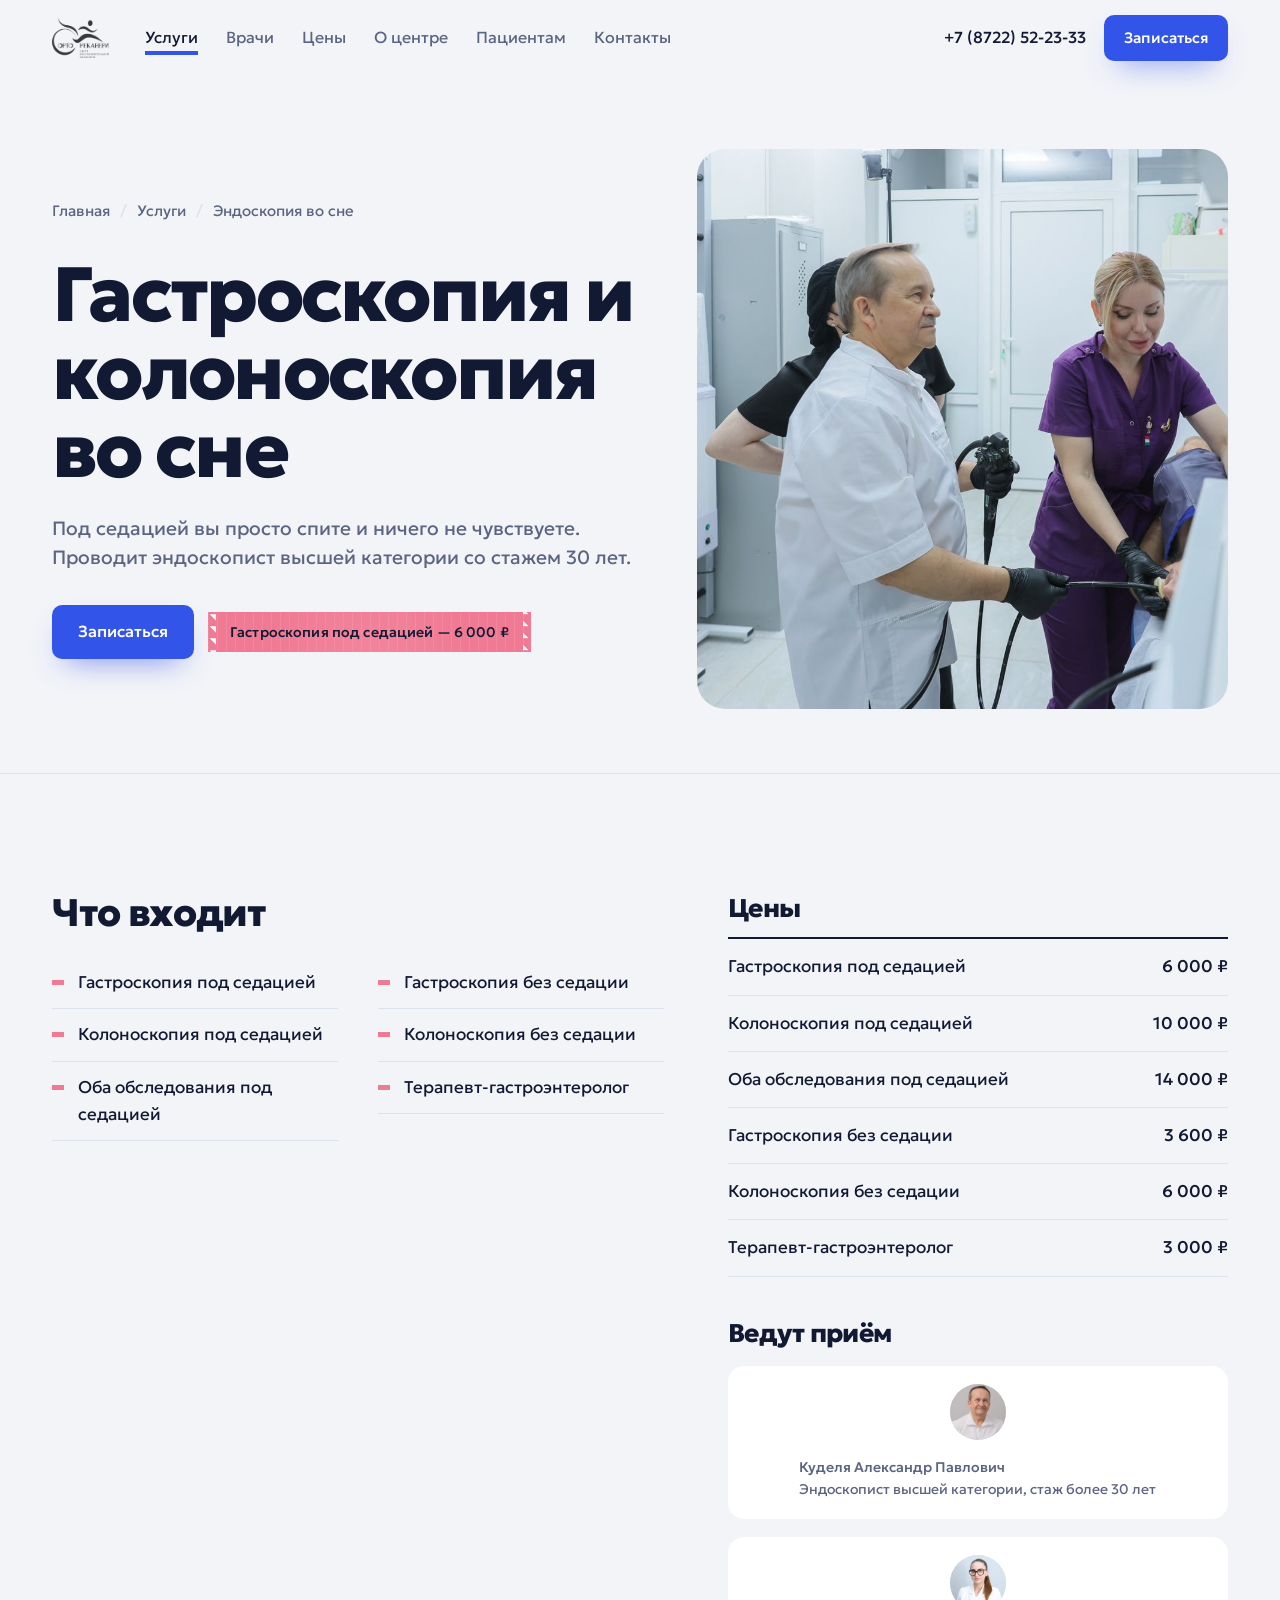
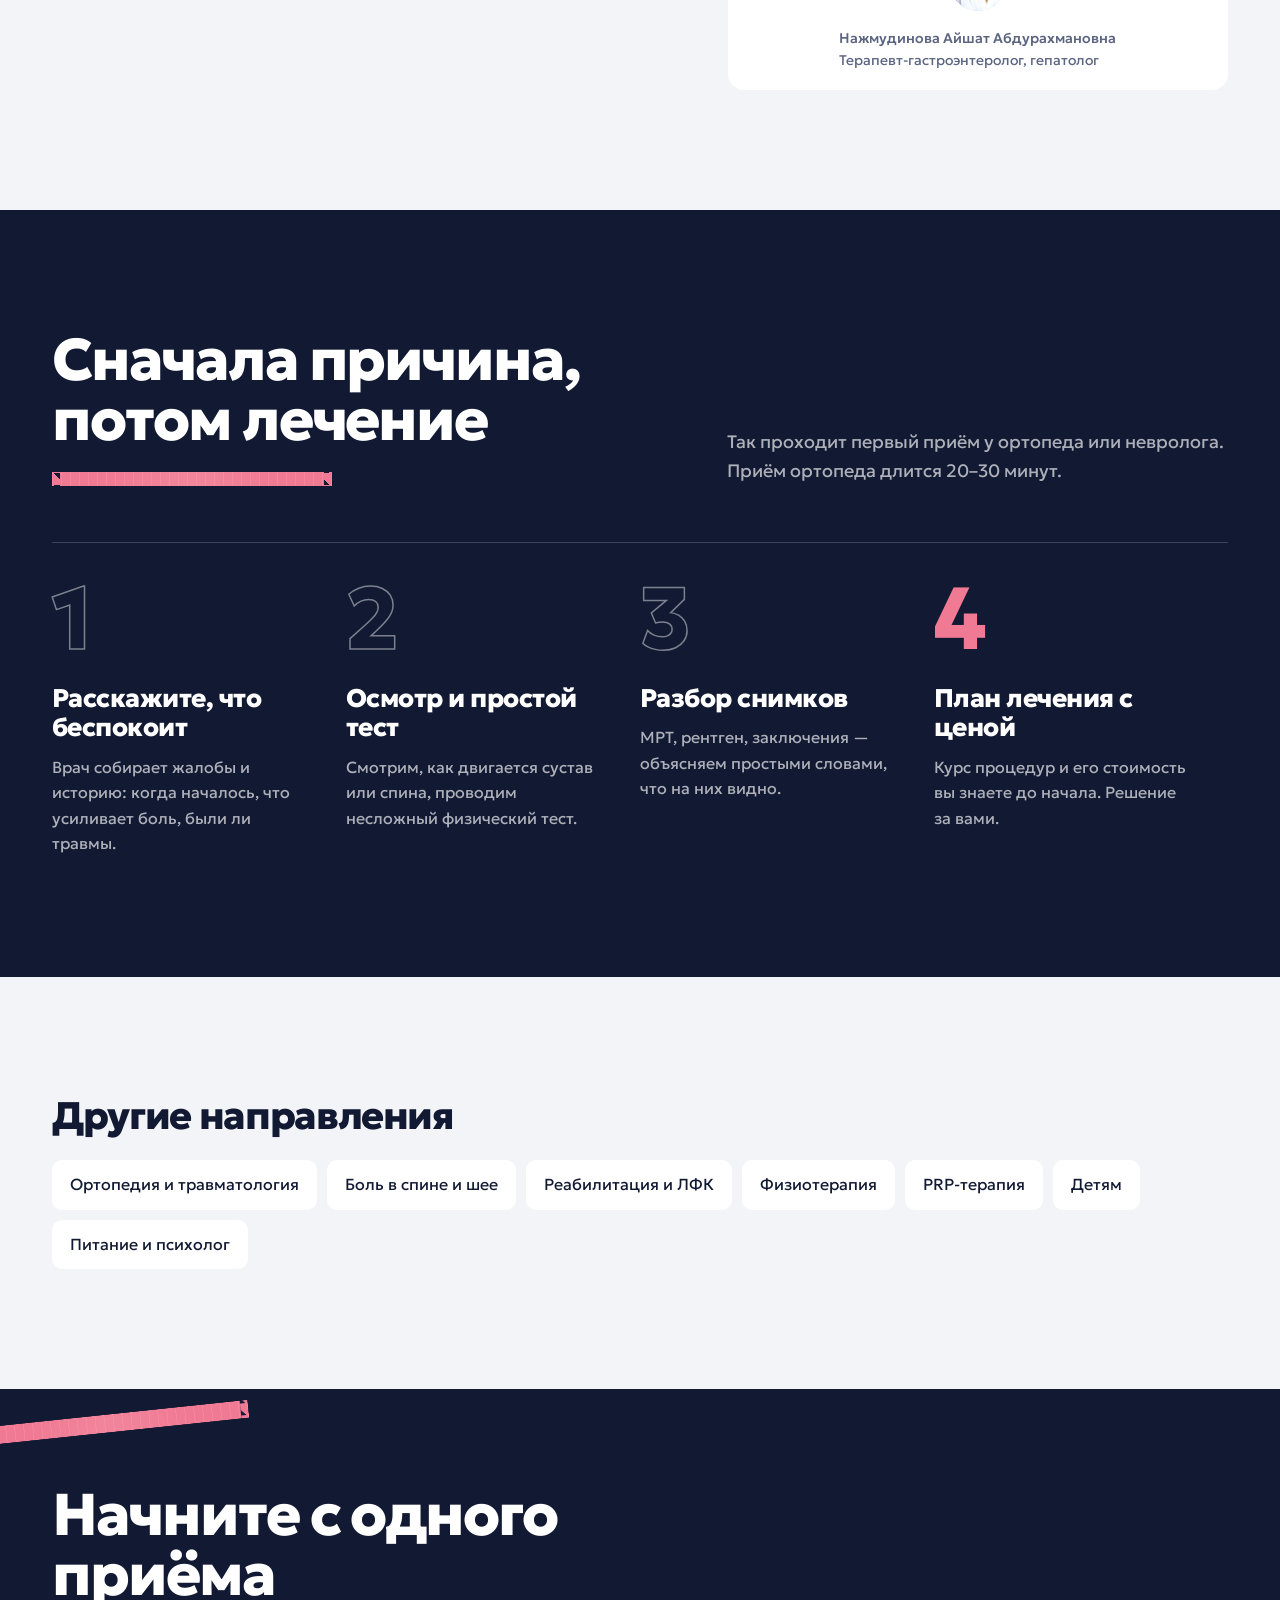
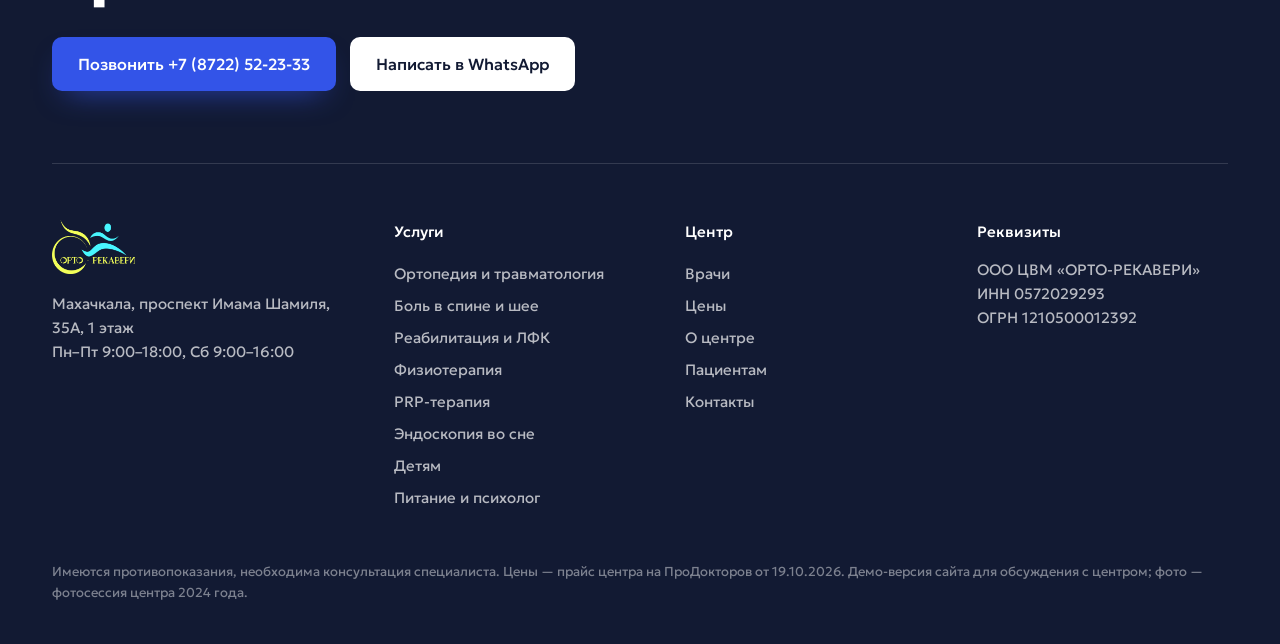
<file: uslugi/endoskopiya/index.html>
<!doctype html>
<html lang="ru">
<head>
<meta charset="utf-8">
<meta name="viewport" content="width=device-width, initial-scale=1">
<meta name="robots" content="noindex, nofollow">
<title>Эндоскопия во сне — Орто-Рекавери, Махачкала</title>
<meta name="description" content="Под седацией вы просто спите и ничего не чувствуете. Проводит эндоскопист высшей категории со стажем 30 лет.">
<link rel="preconnect" href="https://fonts.googleapis.com">
<link rel="preconnect" href="https://fonts.gstatic.com" crossorigin>
<link href="https://fonts.googleapis.com/css2?family=Geologica:wght@300;400;500;700;800&display=swap" rel="stylesheet">
<link rel="stylesheet" href="../../assets/site.css">
</head>
<body>
<header class="top"><div class="wrap top-in">
  <a class="logo" href="../../"><img src="../../assets/logo-dark.png" alt="Орто-Рекавери, на главную"></a>
  <nav class="menu" aria-label="Основное меню"><div class="mm"><a href="../../uslugi/" class="on">Услуги</a><div class="mm-panel"><a href="../../uslugi/ortopediya/">Ортопедия и травматология<span>3 000 ₽</span></a><a href="../../uslugi/spina/">Боль в спине и шее<span>8 000 ₽</span></a><a href="../../uslugi/reabilitaciya/">Реабилитация и ЛФК<span>2 500 ₽</span></a><a href="../../uslugi/fizioterapiya/">Физиотерапия<span>3 000 ₽</span></a><a href="../../uslugi/prp/">PRP-терапия<span>10 500 ₽</span></a><a href="../../uslugi/endoskopiya/">Эндоскопия во сне<span>6 000 ₽</span></a><a href="../../uslugi/detyam/">Детям<span>2 500 ₽</span></a><a href="../../uslugi/pitanie-i-psiholog/">Питание и психолог<span>4 000 ₽</span></a></div></div><a href="../../vrachi/">Врачи</a><a href="../../ceny/">Цены</a><a href="../../o-centre/">О центре</a><a href="../../pacientam/">Пациентам</a><a href="../../kontakty/">Контакты</a></nav>
  <div class="top-right"><a class="phone" href="tel:+78722522333">+7 (8722) 52-23-33</a><a class="btn btn-blue btn-sm" href="tel:+78722522333">Записаться</a>
  <button class="burger" type="button" aria-expanded="false" aria-label="Открыть меню"><svg width="20" height="20" viewBox="0 0 24 24" fill="none" stroke="currentColor" stroke-width="2.2" stroke-linecap="round" aria-hidden="true"><path d="M4 7h16M4 12h16M4 17h16"/></svg></button></div>
</div></header>
<nav class="mnav" hidden aria-label="Меню"><a href="../../">Главная</a><a href="../../vrachi/">Врачи</a><a href="../../ceny/">Цены</a><a href="../../o-centre/">О центре</a><a href="../../pacientam/">Пациентам</a><a href="../../kontakty/">Контакты</a><h4>Услуги</h4><div class="sub"><a href="../../uslugi/ortopediya/">Ортопедия и травматология<span>3 000 ₽</span></a><a href="../../uslugi/spina/">Боль в спине и шее<span>8 000 ₽</span></a><a href="../../uslugi/reabilitaciya/">Реабилитация и ЛФК<span>2 500 ₽</span></a><a href="../../uslugi/fizioterapiya/">Физиотерапия<span>3 000 ₽</span></a><a href="../../uslugi/prp/">PRP-терапия<span>10 500 ₽</span></a><a href="../../uslugi/endoskopiya/">Эндоскопия во сне<span>6 000 ₽</span></a><a href="../../uslugi/detyam/">Детям<span>2 500 ₽</span></a><a href="../../uslugi/pitanie-i-psiholog/">Питание и психолог<span>4 000 ₽</span></a></div><p style="margin-top:28px"><a class="btn btn-blue" style="width:100%;border:0" href="tel:+78722522333">Позвонить и записаться</a></p></nav>
<main>
<section class="phead"><div class="wrap svc-hero"><div>
  <nav class="crumbs" aria-label="Хлебные крошки"><a href="../../">Главная</a><span><a href="../../uslugi/">Услуги</a></span><span>Эндоскопия во сне</span></nav>
  <h1>Гастроскопия и колоноскопия во сне</h1><p class="lead">Под седацией вы просто спите и ничего не чувствуете. Проводит эндоскопист высшей категории со стажем 30 лет.</p>
  <div class="hero-cta"><a class="btn btn-blue" href="tel:+78722522333">Записаться</a><span class="tape pink stretch" style="align-self:center">Гастроскопия под седацией — 6 000 ₽</span></div>
</div><img src="../../assets/endo.jpg" alt=""></div></section>
<section class="sec"><div class="wrap svc-cols"><div><h2>Что входит</h2><ul class="conds"><li>Гастроскопия под седацией</li><li>Колоноскопия под седацией</li><li>Оба обследования под седацией</li><li>Гастроскопия без седации</li><li>Колоноскопия без седации</li><li>Терапевт-гастроэнтеролог</li></ul></div><div class="side-doc"><div class="pgroup"><h3>Цены</h3><ul><li><span>Гастроскопия под седацией</span><b>6 000 ₽</b></li><li><span>Колоноскопия под седацией</span><b>10 000 ₽</b></li><li><span>Оба обследования под седацией</span><b>14 000 ₽</b></li><li><span>Гастроскопия без седации</span><b>3 600 ₽</b></li><li><span>Колоноскопия без седации</span><b>6 000 ₽</b></li><li><span>Терапевт-гастроэнтеролог</span><b>3 000 ₽</b></li></ul></div><h3 style="margin-top:24px">Ведут приём</h3><button class="item doc" type="button" data-doc="doc-КА2" style="width:100%;text-align:left;border:0"><img class="ava" src="../../assets/d-kudelya-a.jpg" alt=""><span><b>Куделя Александр Павлович</b><span>Эндоскопист высшей категории, стаж более 30 лет</span></span></button><button class="item doc" type="button" data-doc="doc-НА5" style="width:100%;text-align:left;border:0"><img class="ava" src="../../assets/d-nazhmudinova.jpg" alt=""><span><b>Нажмудинова Айшат Абдурахмановна</b><span>Терапевт-гастроэнтеролог, гепатолог</span></span></button></div></div></section><section class="sec dark"><div class="wrap">
  <div class="sec-head"><div><h2>Сначала причина, потом лечение</h2><span class="tape pink under stretch" aria-hidden="true"></span></div><p>Так проходит первый приём у ортопеда или невролога. Приём ортопеда длится 20–30 минут.</p></div>
  <ol class="path"><li><h3>Расскажите, что беспокоит</h3><p>Врач собирает жалобы и историю: когда началось, что усиливает боль, были ли травмы.</p></li><li><h3>Осмотр и простой тест</h3><p>Смотрим, как двигается сустав или спина, проводим несложный физический тест.</p></li><li><h3>Разбор снимков</h3><p>МРТ, рентген, заключения — объясняем простыми словами, что на них видно.</p></li><li><h3>План лечения с ценой</h3><p>Курс процедур и его стоимость вы знаете до начала. Решение за вами.</p></li></ol>
</div></section><section class="sec"><div class="wrap"><h2 style="font-size:clamp(28px,3vw,40px);margin-bottom:24px">Другие направления</h2><div class="others"><a href="../../uslugi/ortopediya/">Ортопедия и травматология</a><a href="../../uslugi/spina/">Боль в спине и шее</a><a href="../../uslugi/reabilitaciya/">Реабилитация и ЛФК</a><a href="../../uslugi/fizioterapiya/">Физиотерапия</a><a href="../../uslugi/prp/">PRP-терапия</a><a href="../../uslugi/detyam/">Детям</a><a href="../../uslugi/pitanie-i-psiholog/">Питание и психолог</a></div></div></section>
</main>
<footer class="foot"><span class="tape pink stretch" aria-hidden="true"></span><div class="wrap">
  <div class="foot-cta"><h2>Начните с одного приёма</h2><div class="hero-cta" style="margin:0"><a class="btn btn-blue" href="tel:+78722522333">Позвонить +7 (8722) 52-23-33</a><a class="btn btn-white" href="https://wa.me/79883011805" target="_blank" rel="noreferrer">Написать в WhatsApp</a></div></div>
  <div class="foot-grid">
    <div><img src="../../assets/logo-color.png" alt="Орто-Рекавери"><p>Махачкала, проспект Имама Шамиля, 35А, 1 этаж</p><p>Пн–Пт 9:00–18:00, Сб 9:00–16:00</p></div>
    <div><h4>Услуги</h4><a href="../../uslugi/ortopediya/">Ортопедия и травматология</a><a href="../../uslugi/spina/">Боль в спине и шее</a><a href="../../uslugi/reabilitaciya/">Реабилитация и ЛФК</a><a href="../../uslugi/fizioterapiya/">Физиотерапия</a><a href="../../uslugi/prp/">PRP-терапия</a><a href="../../uslugi/endoskopiya/">Эндоскопия во сне</a><a href="../../uslugi/detyam/">Детям</a><a href="../../uslugi/pitanie-i-psiholog/">Питание и психолог</a></div>
    <div><h4>Центр</h4><a href="../../vrachi/">Врачи</a><a href="../../ceny/">Цены</a><a href="../../o-centre/">О центре</a><a href="../../pacientam/">Пациентам</a><a href="../../kontakty/">Контакты</a></div>
    <div><h4>Реквизиты</h4><p>ООО ЦВМ «ОРТО-РЕКАВЕРИ»</p><p>ИНН 0572029293</p><p>ОГРН 1210500012392</p></div>
  </div>
  <p class="legal">Имеются противопоказания, необходима консультация специалиста. Цены — прайс центра на ПроДокторов от 19.10.2026. Демо-версия сайта для обсуждения с центром; фото — фотосессия центра 2024 года.</p>
</div></footer>
<nav class="dock" aria-label="Быстрая запись"><a href="https://wa.me/79883011805" target="_blank" rel="noreferrer">WhatsApp</a><a href="tel:+78722522333">Позвонить и записаться</a></nav>
<template id="doc-ХА0"><div class="pic"><span class="mono">ХА</span></div><div class="txt"><h3>Хаджалов Абузар Магомедович</h3><p class="role">Травматолог-ортопед, кистевой реабилитолог</p><p class="treats">Суставы, травмы, восстановление после операций, PRP</p><div class="bot"><b>3 000 ₽</b><a class="btn btn-blue" href="tel:+78722522333">Записаться к врачу</a></div></div></template><template id="doc-КП1"><div class="pic"><span class="mono">КП</span></div><div class="txt"><h3>Куделя Павел Александрович</h3><p class="role">Невролог, мануальный терапевт</p><p class="treats">Боль в спине и шее, грыжи, спортивные травмы</p><ul><li>Проводит авторские семинары по сухим иглам для специалистов</li></ul><div class="bot"><b>8 000 ₽ — полный приём</b><a class="btn btn-blue" href="tel:+78722522333">Записаться к врачу</a></div></div></template><template id="doc-КА2"><div class="pic"><img src="../../assets/d-kudelya-a.jpg" alt=""></div><div class="txt"><h3>Куделя Александр Павлович</h3><p class="role">Эндоскопист высшей категории, стаж более 30 лет</p><p class="treats">Гастроскопия и колоноскопия, в том числе во сне под седацией. Окончил ДГМИ, переподготовка по эндоскопии в ГНЦ колопроктологии (Москва)</p><ul><li>Дагестанский государственный медицинский институт, лечебное дело (1979)</li><li>Переподготовка по эндоскопии — ГНЦ колопроктологии, Москва (1984)</li><li>Высшая квалификационная категория по эндоскопии (2004)</li><li>Повышение квалификации: РМАПО (1999, 2018), СПбМАПО (2009), ГНЦ колопроктологии (2014)</li></ul><div class="bot"><b>от 3 600 ₽</b><a class="btn btn-blue" href="tel:+78722522333">Записаться к врачу</a></div></div></template><template id="doc-МЭ3"><div class="pic"><img src="../../assets/d-musaeva.jpg" alt=""></div><div class="txt"><h3>Мусаева Эльмира Ашурбеговна</h3><p class="role">Инструктор ЛФК, методика СИАС</p><p class="treats">Сколиоз и осанка у детей и взрослых, детская ЛФК</p><ul><li>Лечебная гимнастика по методике SEAS (СИАС)</li><li>Ашхабадское медицинское училище (1994)</li><li>Северо-Кавказский государственный институт (2012)</li></ul><div class="bot"><b>2 500 ₽</b><a class="btn btn-blue" href="tel:+78722522333">Записаться к врачу</a></div></div></template><template id="doc-КЮ4"><div class="pic"><span class="mono">КЮ</span></div><div class="txt"><h3>Коваленко Юлия Анатольевна</h3><p class="role">Специалист по ЛФК и массажу</p><p class="treats">Занятия с детьми с ДЦП, СИАС, массаж</p><div class="bot"><b>от 2 000 ₽</b><a class="btn btn-blue" href="tel:+78722522333">Записаться к врачу</a></div></div></template><template id="doc-НА5"><div class="pic"><img src="../../assets/d-nazhmudinova.jpg" alt=""></div><div class="txt"><h3>Нажмудинова Айшат Абдурахмановна</h3><p class="role">Терапевт-гастроэнтеролог, гепатолог</p><p class="treats">Желудок, кишечник, печень. Сеченовский университет, стаж 9 лет</p><ul><li>Первый МГМУ им. Сеченова, лечебное дело (2013)</li><li>Специализация по гастроэнтерологии — МГМСУ им. Евдокимова (2019)</li><li>Повышение квалификации по гастроэнтерологии и гепатологии — РНИМУ им. Пирогова (2023–2024)</li></ul><div class="bot"><b>3 000 ₽</b><a class="btn btn-blue" href="tel:+78722522333">Записаться к врачу</a></div></div></template>
<script src="../../assets/site.js"></script>
</body>
</html>
</file>
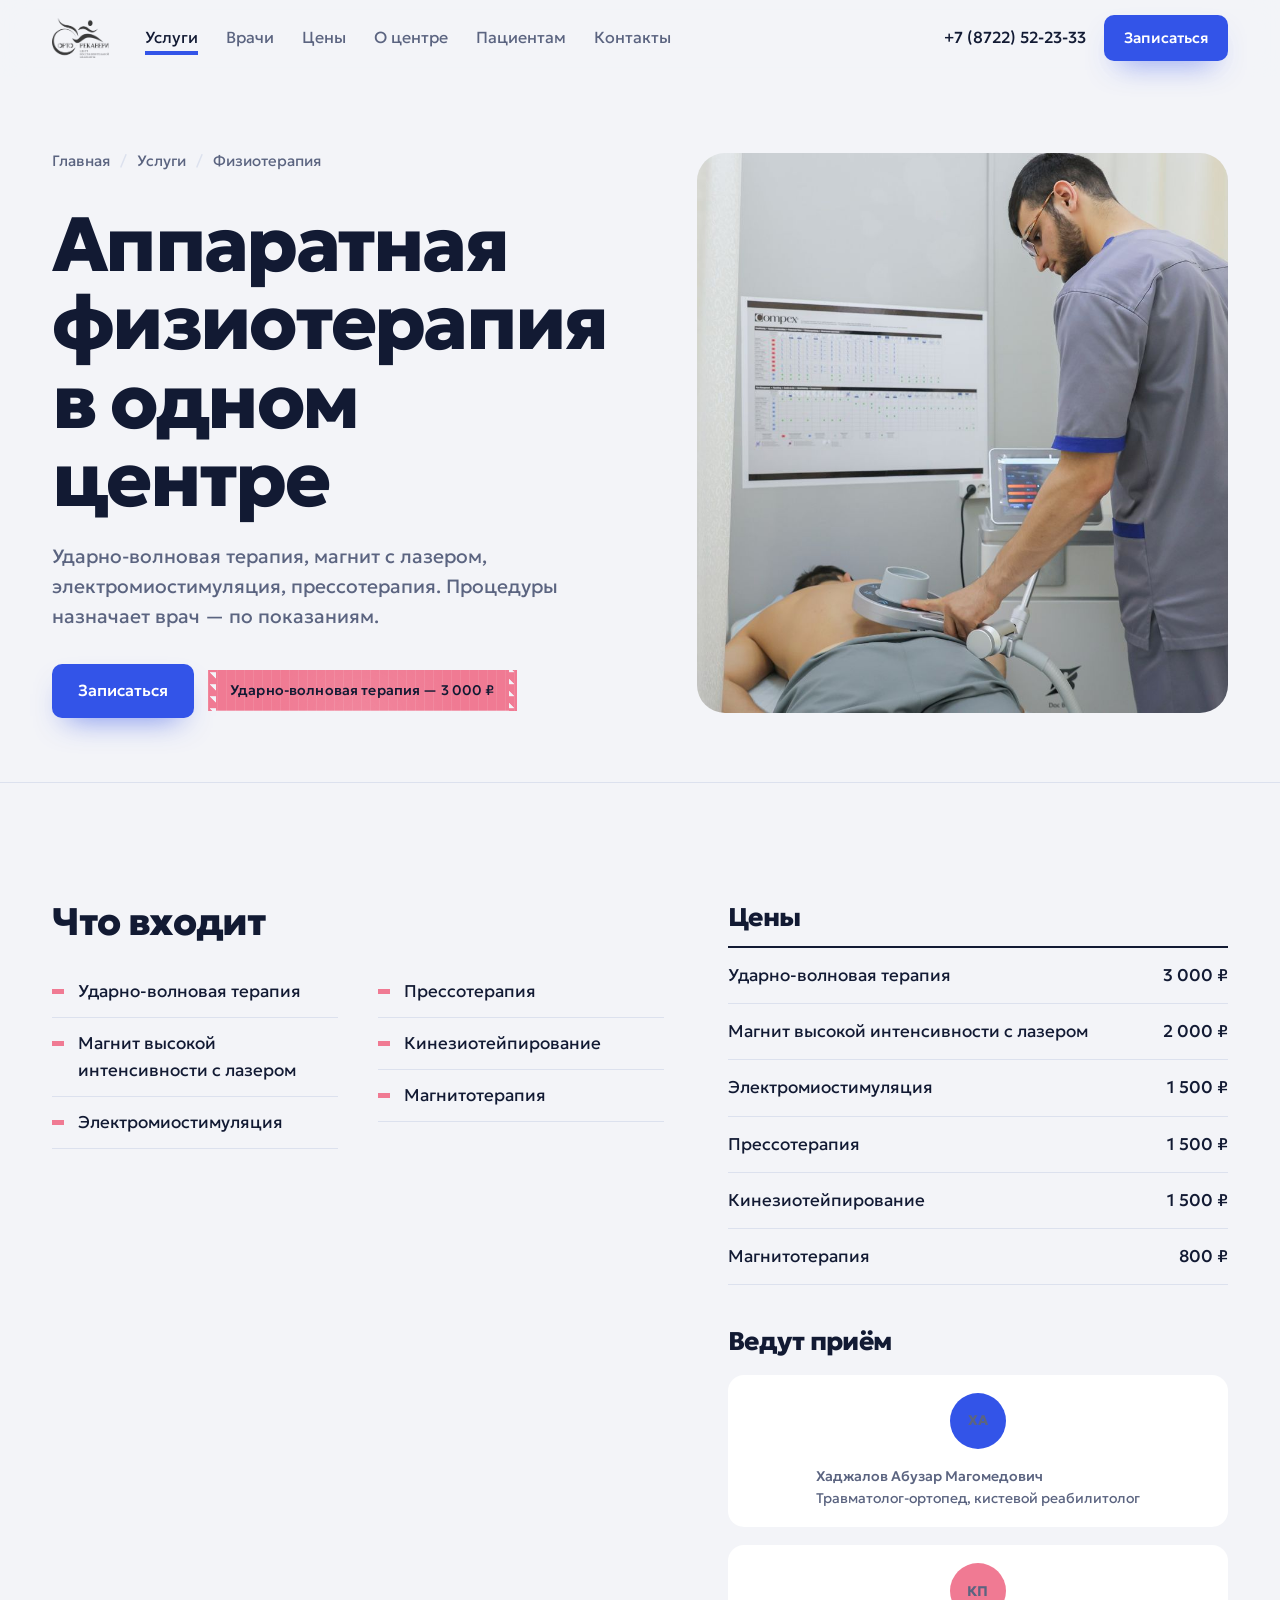
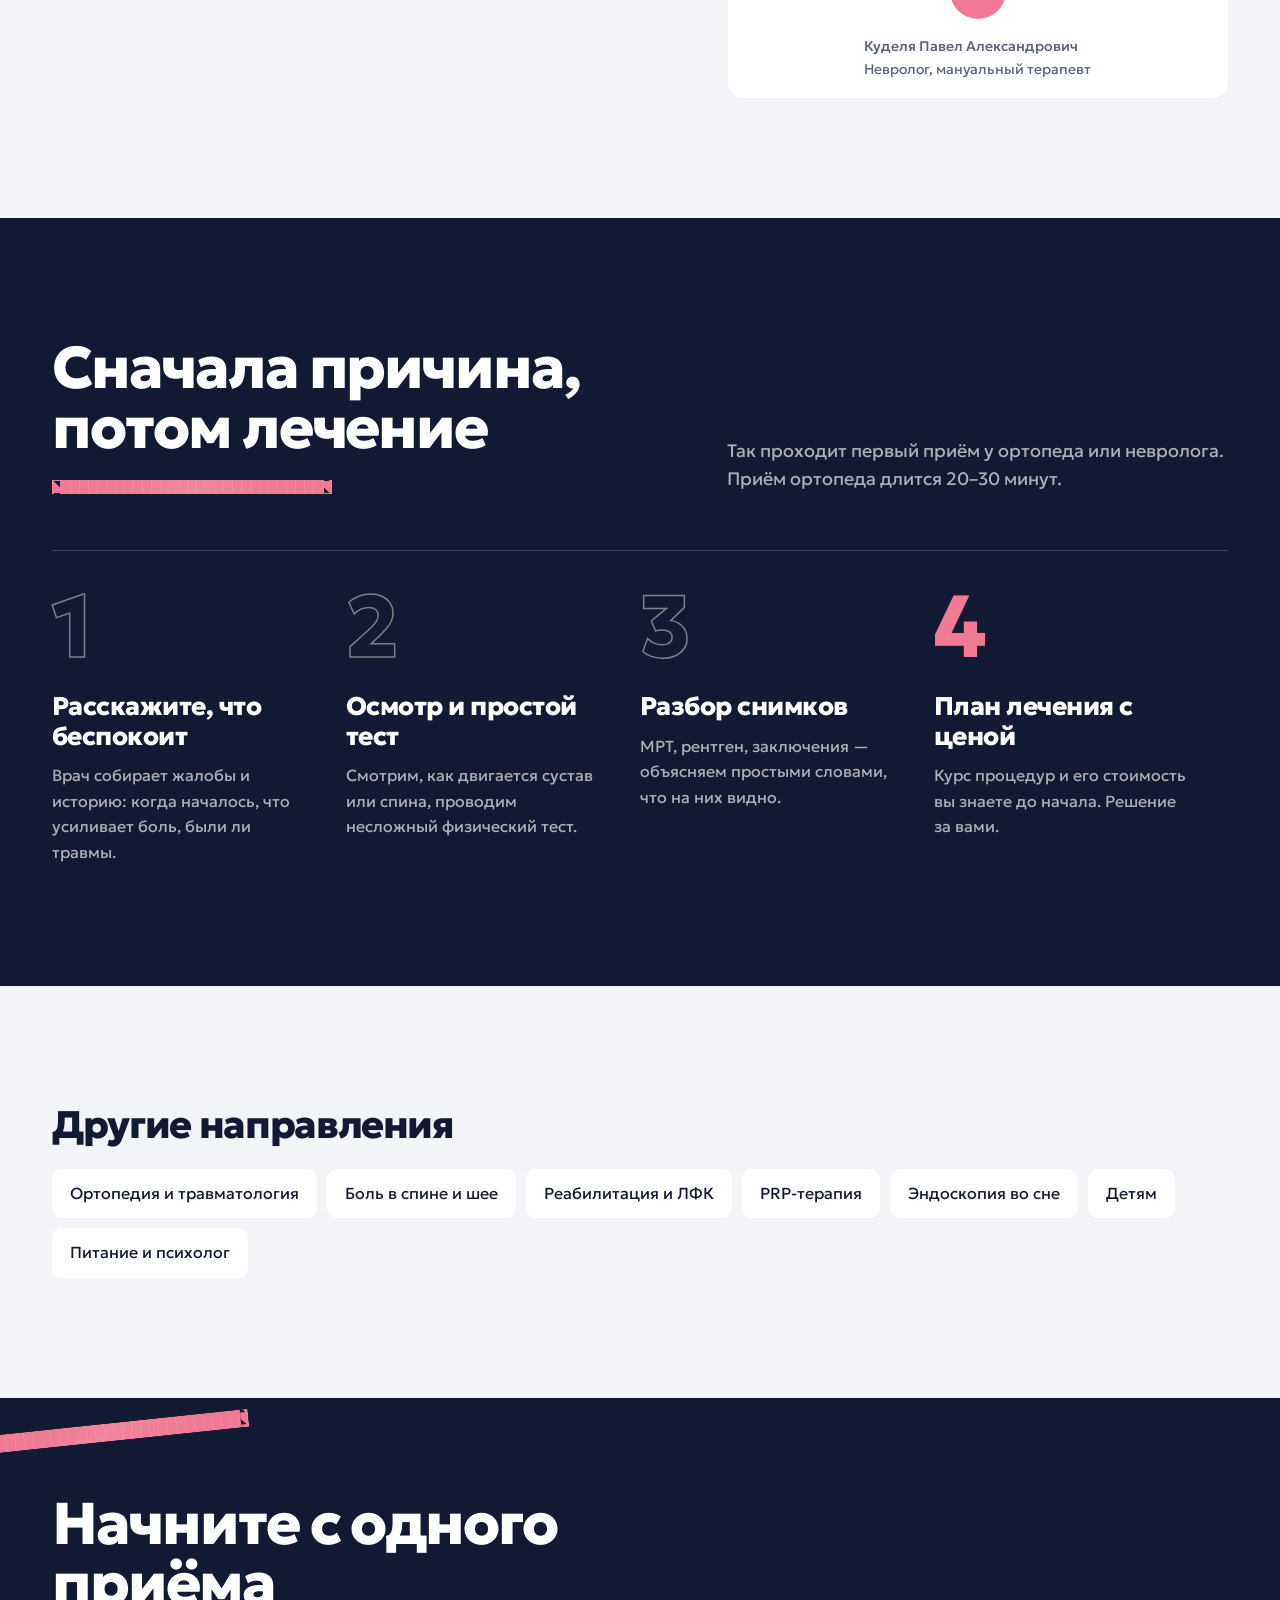
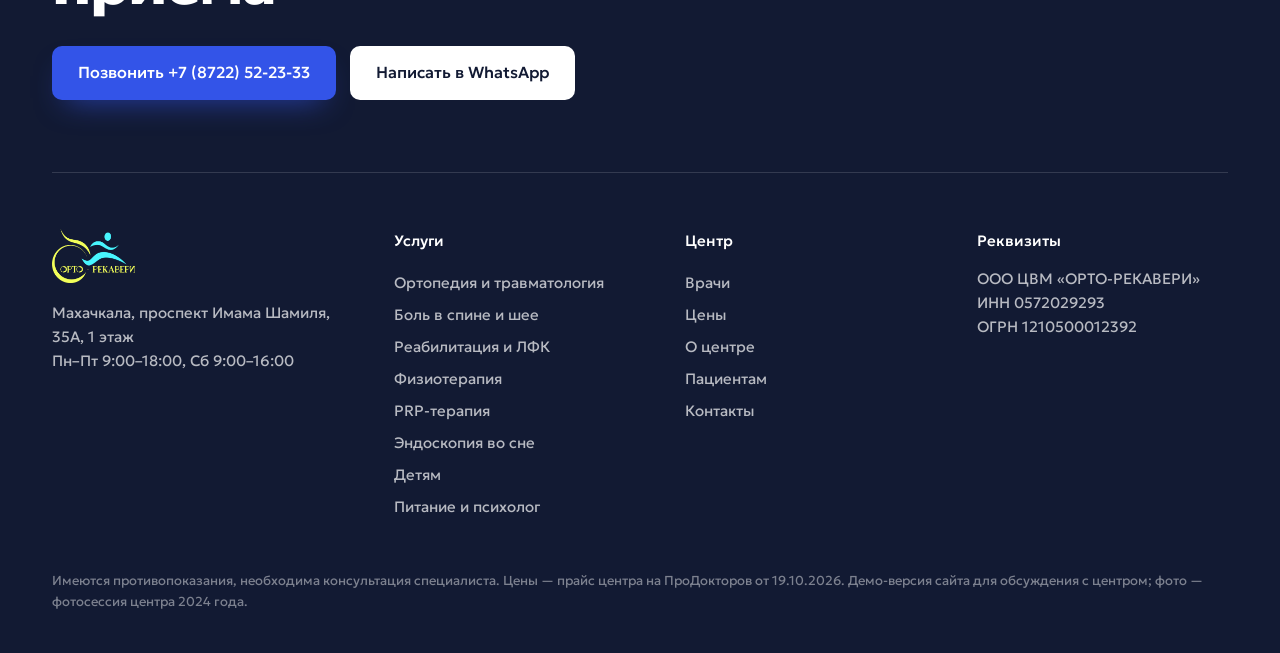
<file: uslugi/fizioterapiya/index.html>
<!doctype html>
<html lang="ru">
<head>
<meta charset="utf-8">
<meta name="viewport" content="width=device-width, initial-scale=1">
<meta name="robots" content="noindex, nofollow">
<title>Физиотерапия — Орто-Рекавери, Махачкала</title>
<meta name="description" content="Ударно-волновая терапия, магнит с лазером, электромиостимуляция, прессотерапия. Процедуры назначает врач — по показаниям.">
<link rel="preconnect" href="https://fonts.googleapis.com">
<link rel="preconnect" href="https://fonts.gstatic.com" crossorigin>
<link href="https://fonts.googleapis.com/css2?family=Geologica:wght@300;400;500;700;800&display=swap" rel="stylesheet">
<link rel="stylesheet" href="../../assets/site.css">
</head>
<body>
<header class="top"><div class="wrap top-in">
  <a class="logo" href="../../"><img src="../../assets/logo-dark.png" alt="Орто-Рекавери, на главную"></a>
  <nav class="menu" aria-label="Основное меню"><div class="mm"><a href="../../uslugi/" class="on">Услуги</a><div class="mm-panel"><a href="../../uslugi/ortopediya/">Ортопедия и травматология<span>3 000 ₽</span></a><a href="../../uslugi/spina/">Боль в спине и шее<span>8 000 ₽</span></a><a href="../../uslugi/reabilitaciya/">Реабилитация и ЛФК<span>2 500 ₽</span></a><a href="../../uslugi/fizioterapiya/">Физиотерапия<span>3 000 ₽</span></a><a href="../../uslugi/prp/">PRP-терапия<span>10 500 ₽</span></a><a href="../../uslugi/endoskopiya/">Эндоскопия во сне<span>6 000 ₽</span></a><a href="../../uslugi/detyam/">Детям<span>2 500 ₽</span></a><a href="../../uslugi/pitanie-i-psiholog/">Питание и психолог<span>4 000 ₽</span></a></div></div><a href="../../vrachi/">Врачи</a><a href="../../ceny/">Цены</a><a href="../../o-centre/">О центре</a><a href="../../pacientam/">Пациентам</a><a href="../../kontakty/">Контакты</a></nav>
  <div class="top-right"><a class="phone" href="tel:+78722522333">+7 (8722) 52-23-33</a><a class="btn btn-blue btn-sm" href="tel:+78722522333">Записаться</a>
  <button class="burger" type="button" aria-expanded="false" aria-label="Открыть меню"><svg width="20" height="20" viewBox="0 0 24 24" fill="none" stroke="currentColor" stroke-width="2.2" stroke-linecap="round" aria-hidden="true"><path d="M4 7h16M4 12h16M4 17h16"/></svg></button></div>
</div></header>
<nav class="mnav" hidden aria-label="Меню"><a href="../../">Главная</a><a href="../../vrachi/">Врачи</a><a href="../../ceny/">Цены</a><a href="../../o-centre/">О центре</a><a href="../../pacientam/">Пациентам</a><a href="../../kontakty/">Контакты</a><h4>Услуги</h4><div class="sub"><a href="../../uslugi/ortopediya/">Ортопедия и травматология<span>3 000 ₽</span></a><a href="../../uslugi/spina/">Боль в спине и шее<span>8 000 ₽</span></a><a href="../../uslugi/reabilitaciya/">Реабилитация и ЛФК<span>2 500 ₽</span></a><a href="../../uslugi/fizioterapiya/">Физиотерапия<span>3 000 ₽</span></a><a href="../../uslugi/prp/">PRP-терапия<span>10 500 ₽</span></a><a href="../../uslugi/endoskopiya/">Эндоскопия во сне<span>6 000 ₽</span></a><a href="../../uslugi/detyam/">Детям<span>2 500 ₽</span></a><a href="../../uslugi/pitanie-i-psiholog/">Питание и психолог<span>4 000 ₽</span></a></div><p style="margin-top:28px"><a class="btn btn-blue" style="width:100%;border:0" href="tel:+78722522333">Позвонить и записаться</a></p></nav>
<main>
<section class="phead"><div class="wrap svc-hero"><div>
  <nav class="crumbs" aria-label="Хлебные крошки"><a href="../../">Главная</a><span><a href="../../uslugi/">Услуги</a></span><span>Физиотерапия</span></nav>
  <h1>Аппаратная физиотерапия в одном центре</h1><p class="lead">Ударно-волновая терапия, магнит с лазером, электромиостимуляция, прессотерапия. Процедуры назначает врач — по показаниям.</p>
  <div class="hero-cta"><a class="btn btn-blue" href="tel:+78722522333">Записаться</a><span class="tape pink stretch" style="align-self:center">Ударно-волновая терапия — 3 000 ₽</span></div>
</div><img src="../../assets/physio.jpg" alt=""></div></section>
<section class="sec"><div class="wrap svc-cols"><div><h2>Что входит</h2><ul class="conds"><li>Ударно-волновая терапия</li><li>Магнит высокой интенсивности с лазером</li><li>Электромиостимуляция</li><li>Прессотерапия</li><li>Кинезиотейпирование</li><li>Магнитотерапия</li></ul></div><div class="side-doc"><div class="pgroup"><h3>Цены</h3><ul><li><span>Ударно-волновая терапия</span><b>3 000 ₽</b></li><li><span>Магнит высокой интенсивности с лазером</span><b>2 000 ₽</b></li><li><span>Электромиостимуляция</span><b>1 500 ₽</b></li><li><span>Прессотерапия</span><b>1 500 ₽</b></li><li><span>Кинезиотейпирование</span><b>1 500 ₽</b></li><li><span>Магнитотерапия</span><b>800 ₽</b></li></ul></div><h3 style="margin-top:24px">Ведут приём</h3><button class="item doc" type="button" data-doc="doc-ХА0" style="width:100%;text-align:left;border:0"><span class="ava c" aria-hidden="true">ХА</span><span><b>Хаджалов Абузар Магомедович</b><span>Травматолог-ортопед, кистевой реабилитолог</span></span></button><button class="item doc" type="button" data-doc="doc-КП1" style="width:100%;text-align:left;border:0"><span class="ava p" aria-hidden="true">КП</span><span><b>Куделя Павел Александрович</b><span>Невролог, мануальный терапевт</span></span></button></div></div></section><section class="sec dark"><div class="wrap">
  <div class="sec-head"><div><h2>Сначала причина, потом лечение</h2><span class="tape pink under stretch" aria-hidden="true"></span></div><p>Так проходит первый приём у ортопеда или невролога. Приём ортопеда длится 20–30 минут.</p></div>
  <ol class="path"><li><h3>Расскажите, что беспокоит</h3><p>Врач собирает жалобы и историю: когда началось, что усиливает боль, были ли травмы.</p></li><li><h3>Осмотр и простой тест</h3><p>Смотрим, как двигается сустав или спина, проводим несложный физический тест.</p></li><li><h3>Разбор снимков</h3><p>МРТ, рентген, заключения — объясняем простыми словами, что на них видно.</p></li><li><h3>План лечения с ценой</h3><p>Курс процедур и его стоимость вы знаете до начала. Решение за вами.</p></li></ol>
</div></section><section class="sec"><div class="wrap"><h2 style="font-size:clamp(28px,3vw,40px);margin-bottom:24px">Другие направления</h2><div class="others"><a href="../../uslugi/ortopediya/">Ортопедия и травматология</a><a href="../../uslugi/spina/">Боль в спине и шее</a><a href="../../uslugi/reabilitaciya/">Реабилитация и ЛФК</a><a href="../../uslugi/prp/">PRP-терапия</a><a href="../../uslugi/endoskopiya/">Эндоскопия во сне</a><a href="../../uslugi/detyam/">Детям</a><a href="../../uslugi/pitanie-i-psiholog/">Питание и психолог</a></div></div></section>
</main>
<footer class="foot"><span class="tape pink stretch" aria-hidden="true"></span><div class="wrap">
  <div class="foot-cta"><h2>Начните с одного приёма</h2><div class="hero-cta" style="margin:0"><a class="btn btn-blue" href="tel:+78722522333">Позвонить +7 (8722) 52-23-33</a><a class="btn btn-white" href="https://wa.me/79883011805" target="_blank" rel="noreferrer">Написать в WhatsApp</a></div></div>
  <div class="foot-grid">
    <div><img src="../../assets/logo-color.png" alt="Орто-Рекавери"><p>Махачкала, проспект Имама Шамиля, 35А, 1 этаж</p><p>Пн–Пт 9:00–18:00, Сб 9:00–16:00</p></div>
    <div><h4>Услуги</h4><a href="../../uslugi/ortopediya/">Ортопедия и травматология</a><a href="../../uslugi/spina/">Боль в спине и шее</a><a href="../../uslugi/reabilitaciya/">Реабилитация и ЛФК</a><a href="../../uslugi/fizioterapiya/">Физиотерапия</a><a href="../../uslugi/prp/">PRP-терапия</a><a href="../../uslugi/endoskopiya/">Эндоскопия во сне</a><a href="../../uslugi/detyam/">Детям</a><a href="../../uslugi/pitanie-i-psiholog/">Питание и психолог</a></div>
    <div><h4>Центр</h4><a href="../../vrachi/">Врачи</a><a href="../../ceny/">Цены</a><a href="../../o-centre/">О центре</a><a href="../../pacientam/">Пациентам</a><a href="../../kontakty/">Контакты</a></div>
    <div><h4>Реквизиты</h4><p>ООО ЦВМ «ОРТО-РЕКАВЕРИ»</p><p>ИНН 0572029293</p><p>ОГРН 1210500012392</p></div>
  </div>
  <p class="legal">Имеются противопоказания, необходима консультация специалиста. Цены — прайс центра на ПроДокторов от 19.10.2026. Демо-версия сайта для обсуждения с центром; фото — фотосессия центра 2024 года.</p>
</div></footer>
<nav class="dock" aria-label="Быстрая запись"><a href="https://wa.me/79883011805" target="_blank" rel="noreferrer">WhatsApp</a><a href="tel:+78722522333">Позвонить и записаться</a></nav>
<template id="doc-ХА0"><div class="pic"><span class="mono">ХА</span></div><div class="txt"><h3>Хаджалов Абузар Магомедович</h3><p class="role">Травматолог-ортопед, кистевой реабилитолог</p><p class="treats">Суставы, травмы, восстановление после операций, PRP</p><div class="bot"><b>3 000 ₽</b><a class="btn btn-blue" href="tel:+78722522333">Записаться к врачу</a></div></div></template><template id="doc-КП1"><div class="pic"><span class="mono">КП</span></div><div class="txt"><h3>Куделя Павел Александрович</h3><p class="role">Невролог, мануальный терапевт</p><p class="treats">Боль в спине и шее, грыжи, спортивные травмы</p><ul><li>Проводит авторские семинары по сухим иглам для специалистов</li></ul><div class="bot"><b>8 000 ₽ — полный приём</b><a class="btn btn-blue" href="tel:+78722522333">Записаться к врачу</a></div></div></template><template id="doc-КА2"><div class="pic"><img src="../../assets/d-kudelya-a.jpg" alt=""></div><div class="txt"><h3>Куделя Александр Павлович</h3><p class="role">Эндоскопист высшей категории, стаж более 30 лет</p><p class="treats">Гастроскопия и колоноскопия, в том числе во сне под седацией. Окончил ДГМИ, переподготовка по эндоскопии в ГНЦ колопроктологии (Москва)</p><ul><li>Дагестанский государственный медицинский институт, лечебное дело (1979)</li><li>Переподготовка по эндоскопии — ГНЦ колопроктологии, Москва (1984)</li><li>Высшая квалификационная категория по эндоскопии (2004)</li><li>Повышение квалификации: РМАПО (1999, 2018), СПбМАПО (2009), ГНЦ колопроктологии (2014)</li></ul><div class="bot"><b>от 3 600 ₽</b><a class="btn btn-blue" href="tel:+78722522333">Записаться к врачу</a></div></div></template><template id="doc-МЭ3"><div class="pic"><img src="../../assets/d-musaeva.jpg" alt=""></div><div class="txt"><h3>Мусаева Эльмира Ашурбеговна</h3><p class="role">Инструктор ЛФК, методика СИАС</p><p class="treats">Сколиоз и осанка у детей и взрослых, детская ЛФК</p><ul><li>Лечебная гимнастика по методике SEAS (СИАС)</li><li>Ашхабадское медицинское училище (1994)</li><li>Северо-Кавказский государственный институт (2012)</li></ul><div class="bot"><b>2 500 ₽</b><a class="btn btn-blue" href="tel:+78722522333">Записаться к врачу</a></div></div></template><template id="doc-КЮ4"><div class="pic"><span class="mono">КЮ</span></div><div class="txt"><h3>Коваленко Юлия Анатольевна</h3><p class="role">Специалист по ЛФК и массажу</p><p class="treats">Занятия с детьми с ДЦП, СИАС, массаж</p><div class="bot"><b>от 2 000 ₽</b><a class="btn btn-blue" href="tel:+78722522333">Записаться к врачу</a></div></div></template><template id="doc-НА5"><div class="pic"><img src="../../assets/d-nazhmudinova.jpg" alt=""></div><div class="txt"><h3>Нажмудинова Айшат Абдурахмановна</h3><p class="role">Терапевт-гастроэнтеролог, гепатолог</p><p class="treats">Желудок, кишечник, печень. Сеченовский университет, стаж 9 лет</p><ul><li>Первый МГМУ им. Сеченова, лечебное дело (2013)</li><li>Специализация по гастроэнтерологии — МГМСУ им. Евдокимова (2019)</li><li>Повышение квалификации по гастроэнтерологии и гепатологии — РНИМУ им. Пирогова (2023–2024)</li></ul><div class="bot"><b>3 000 ₽</b><a class="btn btn-blue" href="tel:+78722522333">Записаться к врачу</a></div></div></template>
<script src="../../assets/site.js"></script>
</body>
</html>
</file>
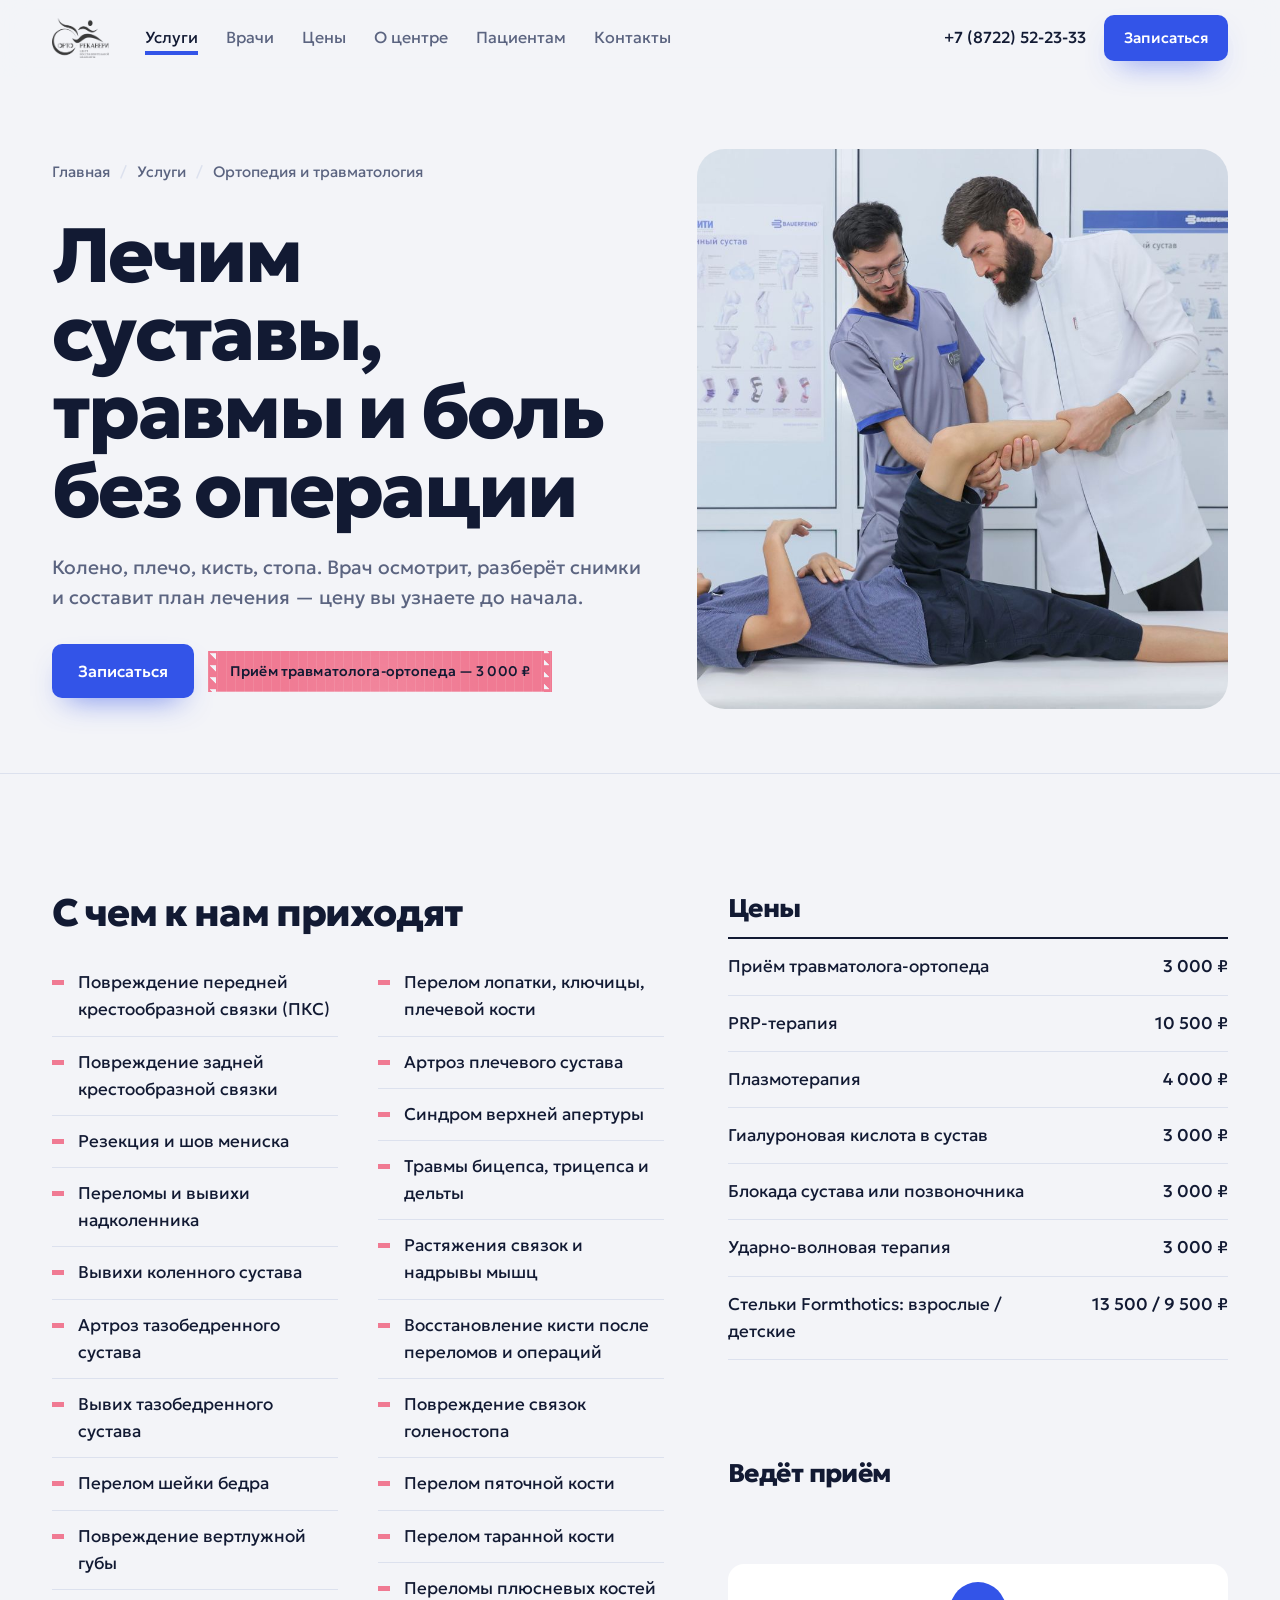
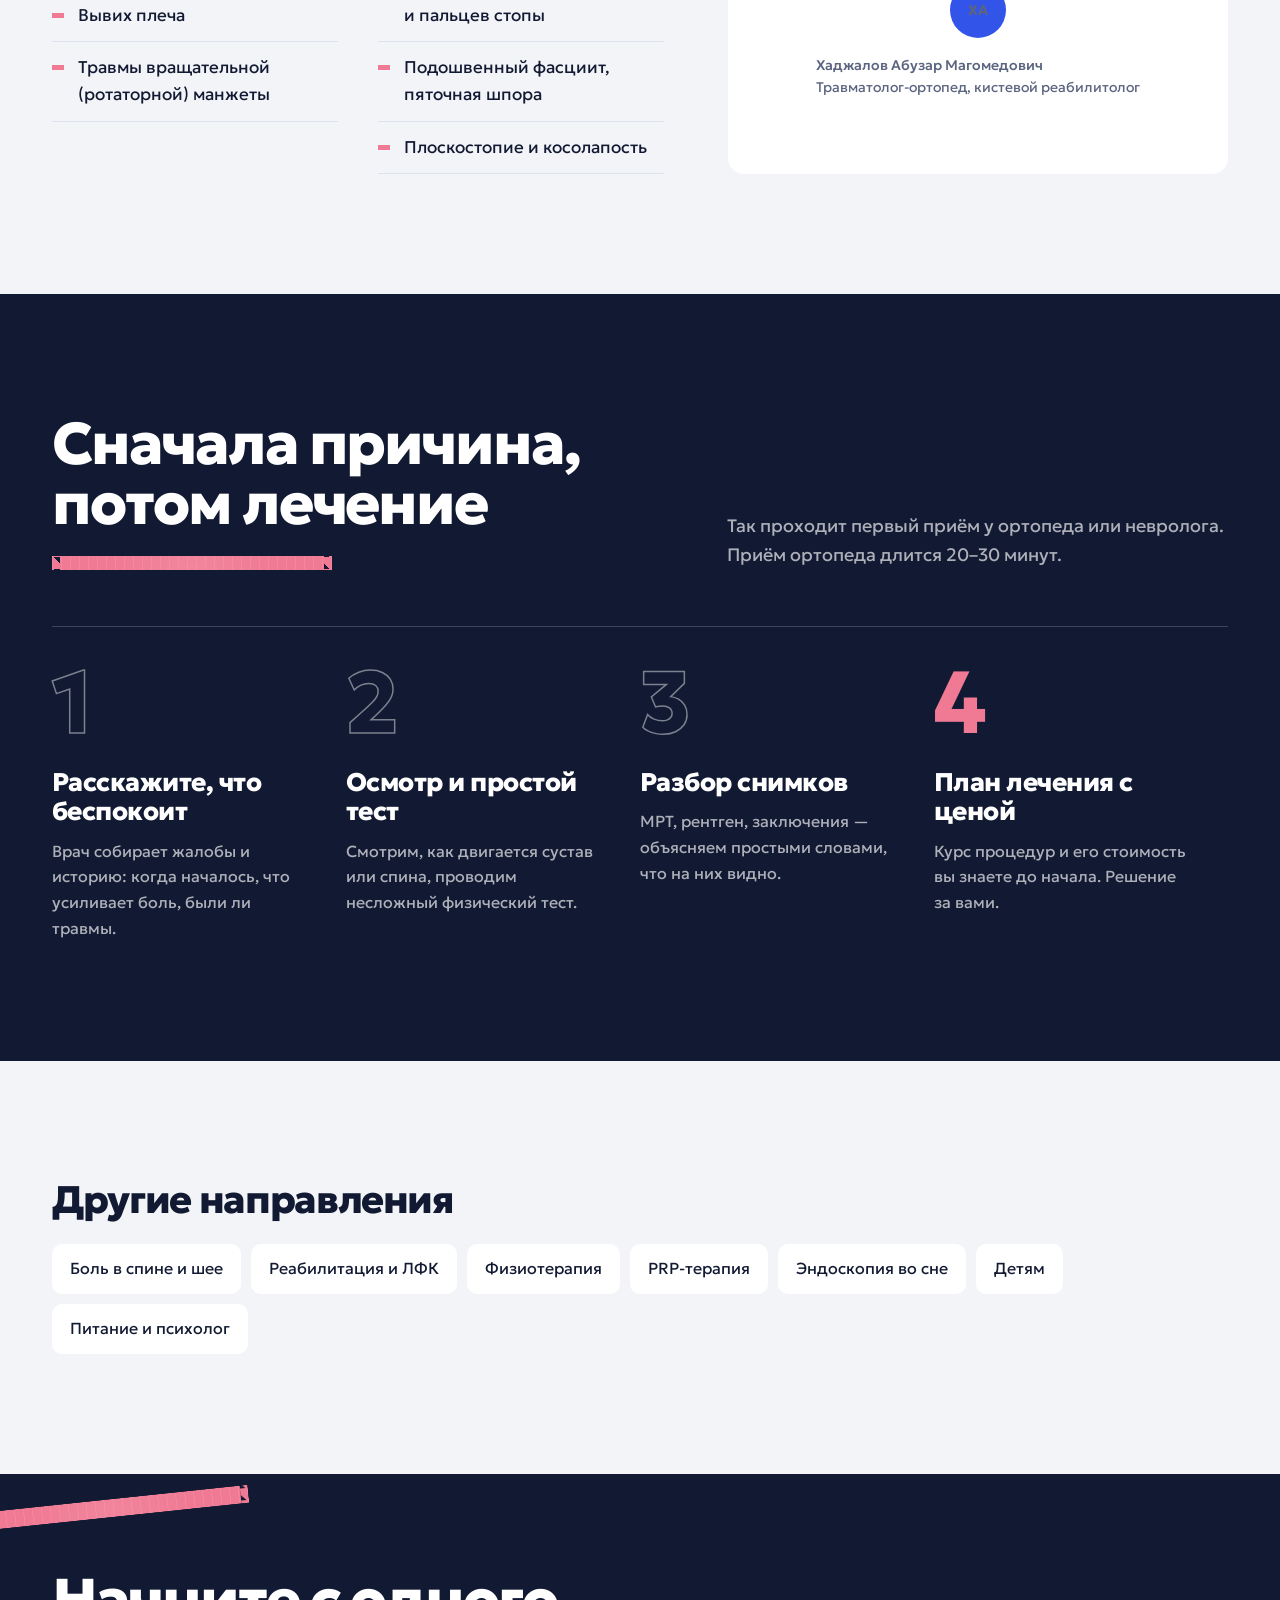
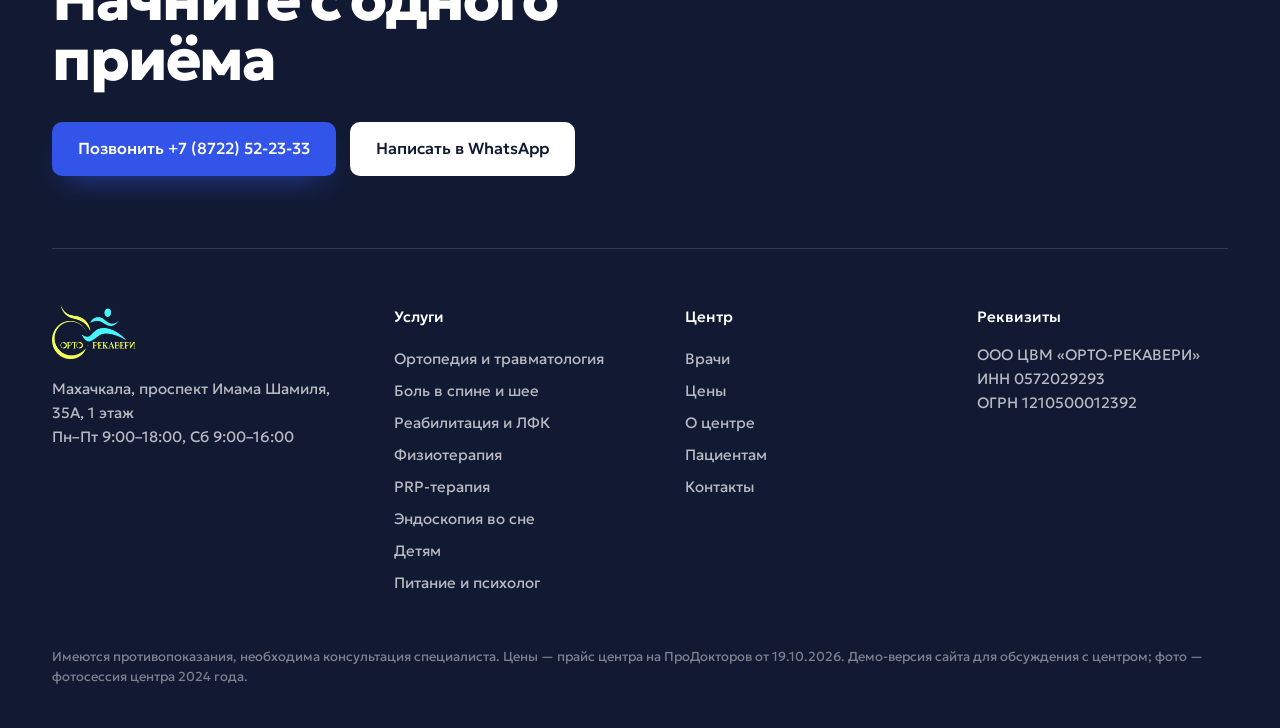
<file: uslugi/ortopediya/index.html>
<!doctype html>
<html lang="ru">
<head>
<meta charset="utf-8">
<meta name="viewport" content="width=device-width, initial-scale=1">
<meta name="robots" content="noindex, nofollow">
<title>Ортопедия и травматология — Орто-Рекавери, Махачкала</title>
<meta name="description" content="Колено, плечо, кисть, стопа. Врач осмотрит, разберёт снимки и составит план лечения — цену вы узнаете до начала.">
<link rel="preconnect" href="https://fonts.googleapis.com">
<link rel="preconnect" href="https://fonts.gstatic.com" crossorigin>
<link href="https://fonts.googleapis.com/css2?family=Geologica:wght@300;400;500;700;800&display=swap" rel="stylesheet">
<link rel="stylesheet" href="../../assets/site.css">
</head>
<body>
<header class="top"><div class="wrap top-in">
  <a class="logo" href="../../"><img src="../../assets/logo-dark.png" alt="Орто-Рекавери, на главную"></a>
  <nav class="menu" aria-label="Основное меню"><div class="mm"><a href="../../uslugi/" class="on">Услуги</a><div class="mm-panel"><a href="../../uslugi/ortopediya/">Ортопедия и травматология<span>3 000 ₽</span></a><a href="../../uslugi/spina/">Боль в спине и шее<span>8 000 ₽</span></a><a href="../../uslugi/reabilitaciya/">Реабилитация и ЛФК<span>2 500 ₽</span></a><a href="../../uslugi/fizioterapiya/">Физиотерапия<span>3 000 ₽</span></a><a href="../../uslugi/prp/">PRP-терапия<span>10 500 ₽</span></a><a href="../../uslugi/endoskopiya/">Эндоскопия во сне<span>6 000 ₽</span></a><a href="../../uslugi/detyam/">Детям<span>2 500 ₽</span></a><a href="../../uslugi/pitanie-i-psiholog/">Питание и психолог<span>4 000 ₽</span></a></div></div><a href="../../vrachi/">Врачи</a><a href="../../ceny/">Цены</a><a href="../../o-centre/">О центре</a><a href="../../pacientam/">Пациентам</a><a href="../../kontakty/">Контакты</a></nav>
  <div class="top-right"><a class="phone" href="tel:+78722522333">+7 (8722) 52-23-33</a><a class="btn btn-blue btn-sm" href="tel:+78722522333">Записаться</a>
  <button class="burger" type="button" aria-expanded="false" aria-label="Открыть меню"><svg width="20" height="20" viewBox="0 0 24 24" fill="none" stroke="currentColor" stroke-width="2.2" stroke-linecap="round" aria-hidden="true"><path d="M4 7h16M4 12h16M4 17h16"/></svg></button></div>
</div></header>
<nav class="mnav" hidden aria-label="Меню"><a href="../../">Главная</a><a href="../../vrachi/">Врачи</a><a href="../../ceny/">Цены</a><a href="../../o-centre/">О центре</a><a href="../../pacientam/">Пациентам</a><a href="../../kontakty/">Контакты</a><h4>Услуги</h4><div class="sub"><a href="../../uslugi/ortopediya/">Ортопедия и травматология<span>3 000 ₽</span></a><a href="../../uslugi/spina/">Боль в спине и шее<span>8 000 ₽</span></a><a href="../../uslugi/reabilitaciya/">Реабилитация и ЛФК<span>2 500 ₽</span></a><a href="../../uslugi/fizioterapiya/">Физиотерапия<span>3 000 ₽</span></a><a href="../../uslugi/prp/">PRP-терапия<span>10 500 ₽</span></a><a href="../../uslugi/endoskopiya/">Эндоскопия во сне<span>6 000 ₽</span></a><a href="../../uslugi/detyam/">Детям<span>2 500 ₽</span></a><a href="../../uslugi/pitanie-i-psiholog/">Питание и психолог<span>4 000 ₽</span></a></div><p style="margin-top:28px"><a class="btn btn-blue" style="width:100%;border:0" href="tel:+78722522333">Позвонить и записаться</a></p></nav>
<main>
<section class="phead"><div class="wrap svc-hero"><div>
  <nav class="crumbs" aria-label="Хлебные крошки"><a href="../../">Главная</a><span><a href="../../uslugi/">Услуги</a></span><span>Ортопедия и травматология</span></nav>
  <h1>Лечим суставы, травмы и боль без операции</h1><p class="lead">Колено, плечо, кисть, стопа. Врач осмотрит, разберёт снимки и составит план лечения — цену вы узнаете до начала.</p>
  <div class="hero-cta"><a class="btn btn-blue" href="tel:+78722522333">Записаться</a><span class="tape pink stretch" style="align-self:center">Приём травматолога-ортопеда — 3 000 ₽</span></div>
</div><img src="../../assets/knee.jpg" alt=""></div></section>
<section class="sec"><div class="wrap svc-cols"><div><h2>С чем к нам приходят</h2><ul class="conds"><li>Повреждение передней крестообразной связки (ПКС)</li><li>Повреждение задней крестообразной связки</li><li>Резекция и шов мениска</li><li>Переломы и вывихи надколенника</li><li>Вывихи коленного сустава</li><li>Артроз тазобедренного сустава</li><li>Вывих тазобедренного сустава</li><li>Перелом шейки бедра</li><li>Повреждение вертлужной губы</li><li>Вывих плеча</li><li>Травмы вращательной (ротаторной) манжеты</li><li>Перелом лопатки, ключицы, плечевой кости</li><li>Артроз плечевого сустава</li><li>Синдром верхней апертуры</li><li>Травмы бицепса, трицепса и дельты</li><li>Растяжения связок и надрывы мышц</li><li>Восстановление кисти после переломов и операций</li><li>Повреждение связок голеностопа</li><li>Перелом пяточной кости</li><li>Перелом таранной кости</li><li>Переломы плюсневых костей и пальцев стопы</li><li>Подошвенный фасциит, пяточная шпора</li><li>Плоскостопие и косолапость</li></ul></div><div class="side-doc"><div class="pgroup"><h3>Цены</h3><ul><li><span>Приём травматолога-ортопеда</span><b>3 000 ₽</b></li><li><span>PRP-терапия</span><b>10 500 ₽</b></li><li><span>Плазмотерапия</span><b>4 000 ₽</b></li><li><span>Гиалуроновая кислота в сустав</span><b>3 000 ₽</b></li><li><span>Блокада сустава или позвоночника</span><b>3 000 ₽</b></li><li><span>Ударно-волновая терапия</span><b>3 000 ₽</b></li><li><span>Стельки Formthotics: взрослые / детские</span><b>13 500 / 9 500 ₽</b></li></ul></div><h3 style="margin-top:24px">Ведёт приём</h3><button class="item doc" type="button" data-doc="doc-ХА0" style="width:100%;text-align:left;border:0"><span class="ava c" aria-hidden="true">ХА</span><span><b>Хаджалов Абузар Магомедович</b><span>Травматолог-ортопед, кистевой реабилитолог</span></span></button></div></div></section><section class="sec dark"><div class="wrap">
  <div class="sec-head"><div><h2>Сначала причина, потом лечение</h2><span class="tape pink under stretch" aria-hidden="true"></span></div><p>Так проходит первый приём у ортопеда или невролога. Приём ортопеда длится 20–30 минут.</p></div>
  <ol class="path"><li><h3>Расскажите, что беспокоит</h3><p>Врач собирает жалобы и историю: когда началось, что усиливает боль, были ли травмы.</p></li><li><h3>Осмотр и простой тест</h3><p>Смотрим, как двигается сустав или спина, проводим несложный физический тест.</p></li><li><h3>Разбор снимков</h3><p>МРТ, рентген, заключения — объясняем простыми словами, что на них видно.</p></li><li><h3>План лечения с ценой</h3><p>Курс процедур и его стоимость вы знаете до начала. Решение за вами.</p></li></ol>
</div></section><section class="sec"><div class="wrap"><h2 style="font-size:clamp(28px,3vw,40px);margin-bottom:24px">Другие направления</h2><div class="others"><a href="../../uslugi/spina/">Боль в спине и шее</a><a href="../../uslugi/reabilitaciya/">Реабилитация и ЛФК</a><a href="../../uslugi/fizioterapiya/">Физиотерапия</a><a href="../../uslugi/prp/">PRP-терапия</a><a href="../../uslugi/endoskopiya/">Эндоскопия во сне</a><a href="../../uslugi/detyam/">Детям</a><a href="../../uslugi/pitanie-i-psiholog/">Питание и психолог</a></div></div></section>
</main>
<footer class="foot"><span class="tape pink stretch" aria-hidden="true"></span><div class="wrap">
  <div class="foot-cta"><h2>Начните с одного приёма</h2><div class="hero-cta" style="margin:0"><a class="btn btn-blue" href="tel:+78722522333">Позвонить +7 (8722) 52-23-33</a><a class="btn btn-white" href="https://wa.me/79883011805" target="_blank" rel="noreferrer">Написать в WhatsApp</a></div></div>
  <div class="foot-grid">
    <div><img src="../../assets/logo-color.png" alt="Орто-Рекавери"><p>Махачкала, проспект Имама Шамиля, 35А, 1 этаж</p><p>Пн–Пт 9:00–18:00, Сб 9:00–16:00</p></div>
    <div><h4>Услуги</h4><a href="../../uslugi/ortopediya/">Ортопедия и травматология</a><a href="../../uslugi/spina/">Боль в спине и шее</a><a href="../../uslugi/reabilitaciya/">Реабилитация и ЛФК</a><a href="../../uslugi/fizioterapiya/">Физиотерапия</a><a href="../../uslugi/prp/">PRP-терапия</a><a href="../../uslugi/endoskopiya/">Эндоскопия во сне</a><a href="../../uslugi/detyam/">Детям</a><a href="../../uslugi/pitanie-i-psiholog/">Питание и психолог</a></div>
    <div><h4>Центр</h4><a href="../../vrachi/">Врачи</a><a href="../../ceny/">Цены</a><a href="../../o-centre/">О центре</a><a href="../../pacientam/">Пациентам</a><a href="../../kontakty/">Контакты</a></div>
    <div><h4>Реквизиты</h4><p>ООО ЦВМ «ОРТО-РЕКАВЕРИ»</p><p>ИНН 0572029293</p><p>ОГРН 1210500012392</p></div>
  </div>
  <p class="legal">Имеются противопоказания, необходима консультация специалиста. Цены — прайс центра на ПроДокторов от 19.10.2026. Демо-версия сайта для обсуждения с центром; фото — фотосессия центра 2024 года.</p>
</div></footer>
<nav class="dock" aria-label="Быстрая запись"><a href="https://wa.me/79883011805" target="_blank" rel="noreferrer">WhatsApp</a><a href="tel:+78722522333">Позвонить и записаться</a></nav>
<template id="doc-ХА0"><div class="pic"><span class="mono">ХА</span></div><div class="txt"><h3>Хаджалов Абузар Магомедович</h3><p class="role">Травматолог-ортопед, кистевой реабилитолог</p><p class="treats">Суставы, травмы, восстановление после операций, PRP</p><div class="bot"><b>3 000 ₽</b><a class="btn btn-blue" href="tel:+78722522333">Записаться к врачу</a></div></div></template><template id="doc-КП1"><div class="pic"><span class="mono">КП</span></div><div class="txt"><h3>Куделя Павел Александрович</h3><p class="role">Невролог, мануальный терапевт</p><p class="treats">Боль в спине и шее, грыжи, спортивные травмы</p><ul><li>Проводит авторские семинары по сухим иглам для специалистов</li></ul><div class="bot"><b>8 000 ₽ — полный приём</b><a class="btn btn-blue" href="tel:+78722522333">Записаться к врачу</a></div></div></template><template id="doc-КА2"><div class="pic"><img src="../../assets/d-kudelya-a.jpg" alt=""></div><div class="txt"><h3>Куделя Александр Павлович</h3><p class="role">Эндоскопист высшей категории, стаж более 30 лет</p><p class="treats">Гастроскопия и колоноскопия, в том числе во сне под седацией. Окончил ДГМИ, переподготовка по эндоскопии в ГНЦ колопроктологии (Москва)</p><ul><li>Дагестанский государственный медицинский институт, лечебное дело (1979)</li><li>Переподготовка по эндоскопии — ГНЦ колопроктологии, Москва (1984)</li><li>Высшая квалификационная категория по эндоскопии (2004)</li><li>Повышение квалификации: РМАПО (1999, 2018), СПбМАПО (2009), ГНЦ колопроктологии (2014)</li></ul><div class="bot"><b>от 3 600 ₽</b><a class="btn btn-blue" href="tel:+78722522333">Записаться к врачу</a></div></div></template><template id="doc-МЭ3"><div class="pic"><img src="../../assets/d-musaeva.jpg" alt=""></div><div class="txt"><h3>Мусаева Эльмира Ашурбеговна</h3><p class="role">Инструктор ЛФК, методика СИАС</p><p class="treats">Сколиоз и осанка у детей и взрослых, детская ЛФК</p><ul><li>Лечебная гимнастика по методике SEAS (СИАС)</li><li>Ашхабадское медицинское училище (1994)</li><li>Северо-Кавказский государственный институт (2012)</li></ul><div class="bot"><b>2 500 ₽</b><a class="btn btn-blue" href="tel:+78722522333">Записаться к врачу</a></div></div></template><template id="doc-КЮ4"><div class="pic"><span class="mono">КЮ</span></div><div class="txt"><h3>Коваленко Юлия Анатольевна</h3><p class="role">Специалист по ЛФК и массажу</p><p class="treats">Занятия с детьми с ДЦП, СИАС, массаж</p><div class="bot"><b>от 2 000 ₽</b><a class="btn btn-blue" href="tel:+78722522333">Записаться к врачу</a></div></div></template><template id="doc-НА5"><div class="pic"><img src="../../assets/d-nazhmudinova.jpg" alt=""></div><div class="txt"><h3>Нажмудинова Айшат Абдурахмановна</h3><p class="role">Терапевт-гастроэнтеролог, гепатолог</p><p class="treats">Желудок, кишечник, печень. Сеченовский университет, стаж 9 лет</p><ul><li>Первый МГМУ им. Сеченова, лечебное дело (2013)</li><li>Специализация по гастроэнтерологии — МГМСУ им. Евдокимова (2019)</li><li>Повышение квалификации по гастроэнтерологии и гепатологии — РНИМУ им. Пирогова (2023–2024)</li></ul><div class="bot"><b>3 000 ₽</b><a class="btn btn-blue" href="tel:+78722522333">Записаться к врачу</a></div></div></template>
<script src="../../assets/site.js"></script>
</body>
</html>
</file>
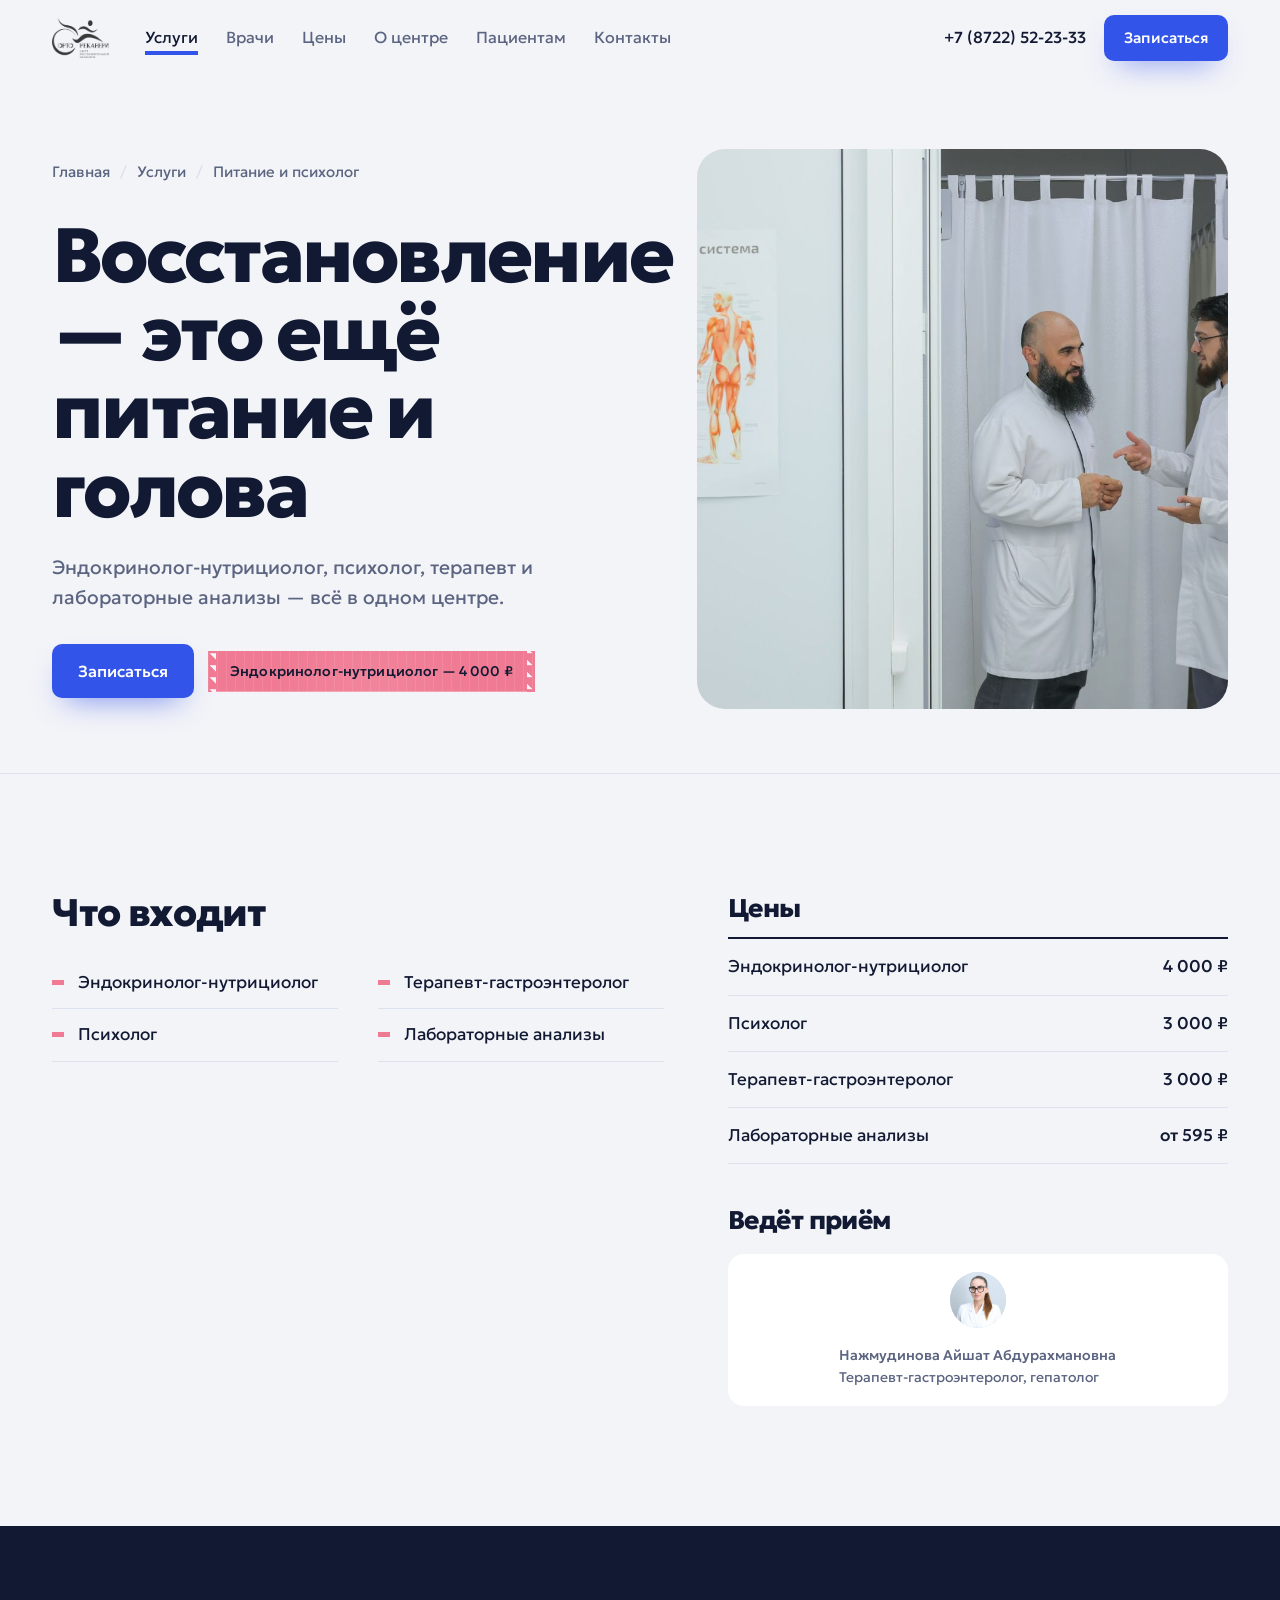
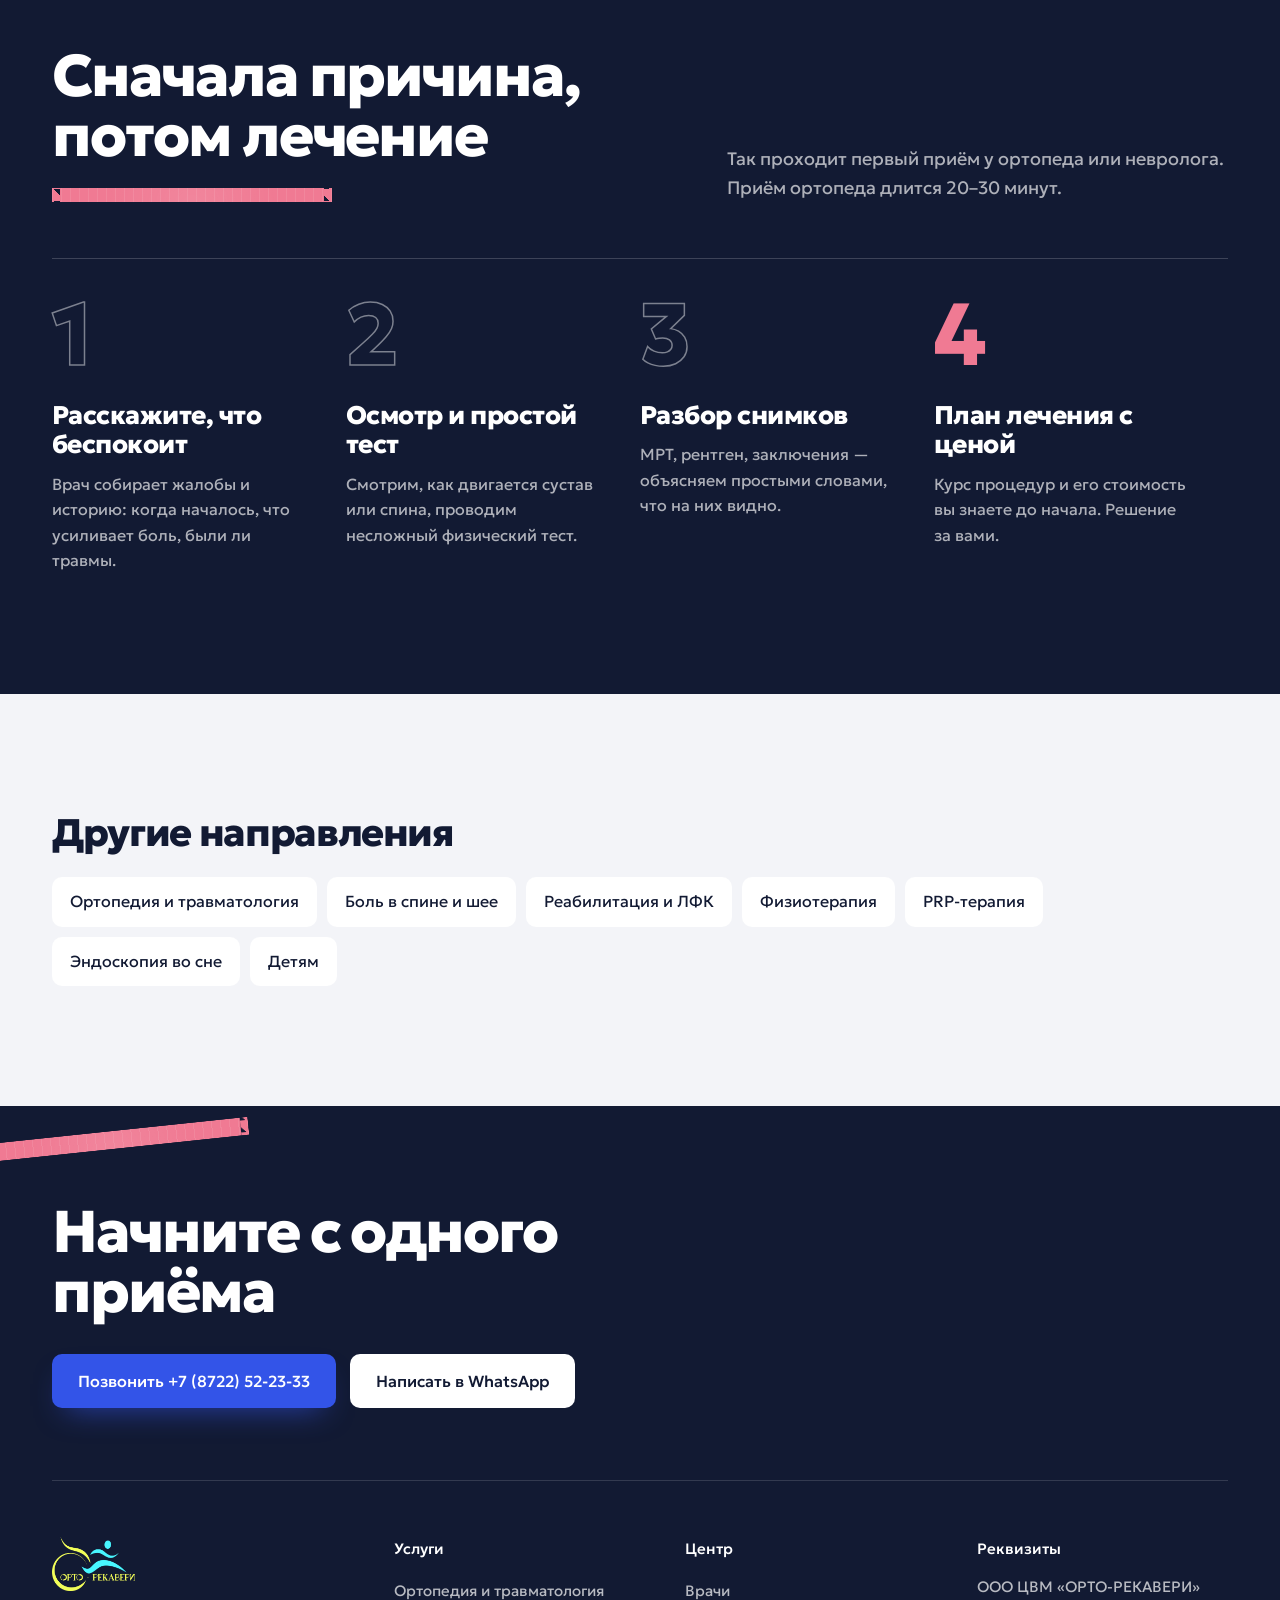
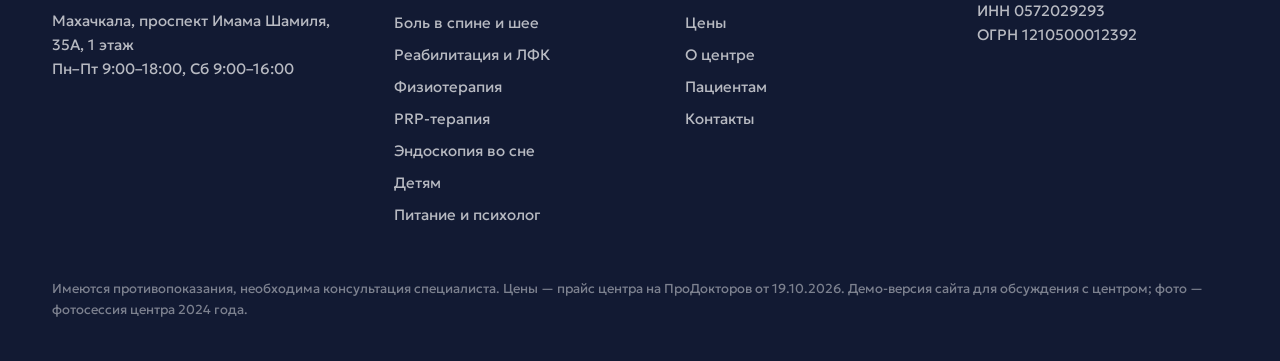
<file: uslugi/pitanie-i-psiholog/index.html>
<!doctype html>
<html lang="ru">
<head>
<meta charset="utf-8">
<meta name="viewport" content="width=device-width, initial-scale=1">
<meta name="robots" content="noindex, nofollow">
<title>Питание и психолог — Орто-Рекавери, Махачкала</title>
<meta name="description" content="Эндокринолог-нутрициолог, психолог, терапевт и лабораторные анализы — всё в одном центре.">
<link rel="preconnect" href="https://fonts.googleapis.com">
<link rel="preconnect" href="https://fonts.gstatic.com" crossorigin>
<link href="https://fonts.googleapis.com/css2?family=Geologica:wght@300;400;500;700;800&display=swap" rel="stylesheet">
<link rel="stylesheet" href="../../assets/site.css">
</head>
<body>
<header class="top"><div class="wrap top-in">
  <a class="logo" href="../../"><img src="../../assets/logo-dark.png" alt="Орто-Рекавери, на главную"></a>
  <nav class="menu" aria-label="Основное меню"><div class="mm"><a href="../../uslugi/" class="on">Услуги</a><div class="mm-panel"><a href="../../uslugi/ortopediya/">Ортопедия и травматология<span>3 000 ₽</span></a><a href="../../uslugi/spina/">Боль в спине и шее<span>8 000 ₽</span></a><a href="../../uslugi/reabilitaciya/">Реабилитация и ЛФК<span>2 500 ₽</span></a><a href="../../uslugi/fizioterapiya/">Физиотерапия<span>3 000 ₽</span></a><a href="../../uslugi/prp/">PRP-терапия<span>10 500 ₽</span></a><a href="../../uslugi/endoskopiya/">Эндоскопия во сне<span>6 000 ₽</span></a><a href="../../uslugi/detyam/">Детям<span>2 500 ₽</span></a><a href="../../uslugi/pitanie-i-psiholog/">Питание и психолог<span>4 000 ₽</span></a></div></div><a href="../../vrachi/">Врачи</a><a href="../../ceny/">Цены</a><a href="../../o-centre/">О центре</a><a href="../../pacientam/">Пациентам</a><a href="../../kontakty/">Контакты</a></nav>
  <div class="top-right"><a class="phone" href="tel:+78722522333">+7 (8722) 52-23-33</a><a class="btn btn-blue btn-sm" href="tel:+78722522333">Записаться</a>
  <button class="burger" type="button" aria-expanded="false" aria-label="Открыть меню"><svg width="20" height="20" viewBox="0 0 24 24" fill="none" stroke="currentColor" stroke-width="2.2" stroke-linecap="round" aria-hidden="true"><path d="M4 7h16M4 12h16M4 17h16"/></svg></button></div>
</div></header>
<nav class="mnav" hidden aria-label="Меню"><a href="../../">Главная</a><a href="../../vrachi/">Врачи</a><a href="../../ceny/">Цены</a><a href="../../o-centre/">О центре</a><a href="../../pacientam/">Пациентам</a><a href="../../kontakty/">Контакты</a><h4>Услуги</h4><div class="sub"><a href="../../uslugi/ortopediya/">Ортопедия и травматология<span>3 000 ₽</span></a><a href="../../uslugi/spina/">Боль в спине и шее<span>8 000 ₽</span></a><a href="../../uslugi/reabilitaciya/">Реабилитация и ЛФК<span>2 500 ₽</span></a><a href="../../uslugi/fizioterapiya/">Физиотерапия<span>3 000 ₽</span></a><a href="../../uslugi/prp/">PRP-терапия<span>10 500 ₽</span></a><a href="../../uslugi/endoskopiya/">Эндоскопия во сне<span>6 000 ₽</span></a><a href="../../uslugi/detyam/">Детям<span>2 500 ₽</span></a><a href="../../uslugi/pitanie-i-psiholog/">Питание и психолог<span>4 000 ₽</span></a></div><p style="margin-top:28px"><a class="btn btn-blue" style="width:100%;border:0" href="tel:+78722522333">Позвонить и записаться</a></p></nav>
<main>
<section class="phead"><div class="wrap svc-hero"><div>
  <nav class="crumbs" aria-label="Хлебные крошки"><a href="../../">Главная</a><span><a href="../../uslugi/">Услуги</a></span><span>Питание и психолог</span></nav>
  <h1>Восстановление — это ещё питание и голова</h1><p class="lead">Эндокринолог-нутрициолог, психолог, терапевт и лабораторные анализы — всё в одном центре.</p>
  <div class="hero-cta"><a class="btn btn-blue" href="tel:+78722522333">Записаться</a><span class="tape pink stretch" style="align-self:center">Эндокринолог-нутрициолог — 4 000 ₽</span></div>
</div><img src="../../assets/consult.jpg" alt=""></div></section>
<section class="sec"><div class="wrap svc-cols"><div><h2>Что входит</h2><ul class="conds"><li>Эндокринолог-нутрициолог</li><li>Психолог</li><li>Терапевт-гастроэнтеролог</li><li>Лабораторные анализы</li></ul></div><div class="side-doc"><div class="pgroup"><h3>Цены</h3><ul><li><span>Эндокринолог-нутрициолог</span><b>4 000 ₽</b></li><li><span>Психолог</span><b>3 000 ₽</b></li><li><span>Терапевт-гастроэнтеролог</span><b>3 000 ₽</b></li><li><span>Лабораторные анализы</span><b>от 595 ₽</b></li></ul></div><h3 style="margin-top:24px">Ведёт приём</h3><button class="item doc" type="button" data-doc="doc-НА5" style="width:100%;text-align:left;border:0"><img class="ava" src="../../assets/d-nazhmudinova.jpg" alt=""><span><b>Нажмудинова Айшат Абдурахмановна</b><span>Терапевт-гастроэнтеролог, гепатолог</span></span></button></div></div></section><section class="sec dark"><div class="wrap">
  <div class="sec-head"><div><h2>Сначала причина, потом лечение</h2><span class="tape pink under stretch" aria-hidden="true"></span></div><p>Так проходит первый приём у ортопеда или невролога. Приём ортопеда длится 20–30 минут.</p></div>
  <ol class="path"><li><h3>Расскажите, что беспокоит</h3><p>Врач собирает жалобы и историю: когда началось, что усиливает боль, были ли травмы.</p></li><li><h3>Осмотр и простой тест</h3><p>Смотрим, как двигается сустав или спина, проводим несложный физический тест.</p></li><li><h3>Разбор снимков</h3><p>МРТ, рентген, заключения — объясняем простыми словами, что на них видно.</p></li><li><h3>План лечения с ценой</h3><p>Курс процедур и его стоимость вы знаете до начала. Решение за вами.</p></li></ol>
</div></section><section class="sec"><div class="wrap"><h2 style="font-size:clamp(28px,3vw,40px);margin-bottom:24px">Другие направления</h2><div class="others"><a href="../../uslugi/ortopediya/">Ортопедия и травматология</a><a href="../../uslugi/spina/">Боль в спине и шее</a><a href="../../uslugi/reabilitaciya/">Реабилитация и ЛФК</a><a href="../../uslugi/fizioterapiya/">Физиотерапия</a><a href="../../uslugi/prp/">PRP-терапия</a><a href="../../uslugi/endoskopiya/">Эндоскопия во сне</a><a href="../../uslugi/detyam/">Детям</a></div></div></section>
</main>
<footer class="foot"><span class="tape pink stretch" aria-hidden="true"></span><div class="wrap">
  <div class="foot-cta"><h2>Начните с одного приёма</h2><div class="hero-cta" style="margin:0"><a class="btn btn-blue" href="tel:+78722522333">Позвонить +7 (8722) 52-23-33</a><a class="btn btn-white" href="https://wa.me/79883011805" target="_blank" rel="noreferrer">Написать в WhatsApp</a></div></div>
  <div class="foot-grid">
    <div><img src="../../assets/logo-color.png" alt="Орто-Рекавери"><p>Махачкала, проспект Имама Шамиля, 35А, 1 этаж</p><p>Пн–Пт 9:00–18:00, Сб 9:00–16:00</p></div>
    <div><h4>Услуги</h4><a href="../../uslugi/ortopediya/">Ортопедия и травматология</a><a href="../../uslugi/spina/">Боль в спине и шее</a><a href="../../uslugi/reabilitaciya/">Реабилитация и ЛФК</a><a href="../../uslugi/fizioterapiya/">Физиотерапия</a><a href="../../uslugi/prp/">PRP-терапия</a><a href="../../uslugi/endoskopiya/">Эндоскопия во сне</a><a href="../../uslugi/detyam/">Детям</a><a href="../../uslugi/pitanie-i-psiholog/">Питание и психолог</a></div>
    <div><h4>Центр</h4><a href="../../vrachi/">Врачи</a><a href="../../ceny/">Цены</a><a href="../../o-centre/">О центре</a><a href="../../pacientam/">Пациентам</a><a href="../../kontakty/">Контакты</a></div>
    <div><h4>Реквизиты</h4><p>ООО ЦВМ «ОРТО-РЕКАВЕРИ»</p><p>ИНН 0572029293</p><p>ОГРН 1210500012392</p></div>
  </div>
  <p class="legal">Имеются противопоказания, необходима консультация специалиста. Цены — прайс центра на ПроДокторов от 19.10.2026. Демо-версия сайта для обсуждения с центром; фото — фотосессия центра 2024 года.</p>
</div></footer>
<nav class="dock" aria-label="Быстрая запись"><a href="https://wa.me/79883011805" target="_blank" rel="noreferrer">WhatsApp</a><a href="tel:+78722522333">Позвонить и записаться</a></nav>
<template id="doc-ХА0"><div class="pic"><span class="mono">ХА</span></div><div class="txt"><h3>Хаджалов Абузар Магомедович</h3><p class="role">Травматолог-ортопед, кистевой реабилитолог</p><p class="treats">Суставы, травмы, восстановление после операций, PRP</p><div class="bot"><b>3 000 ₽</b><a class="btn btn-blue" href="tel:+78722522333">Записаться к врачу</a></div></div></template><template id="doc-КП1"><div class="pic"><span class="mono">КП</span></div><div class="txt"><h3>Куделя Павел Александрович</h3><p class="role">Невролог, мануальный терапевт</p><p class="treats">Боль в спине и шее, грыжи, спортивные травмы</p><ul><li>Проводит авторские семинары по сухим иглам для специалистов</li></ul><div class="bot"><b>8 000 ₽ — полный приём</b><a class="btn btn-blue" href="tel:+78722522333">Записаться к врачу</a></div></div></template><template id="doc-КА2"><div class="pic"><img src="../../assets/d-kudelya-a.jpg" alt=""></div><div class="txt"><h3>Куделя Александр Павлович</h3><p class="role">Эндоскопист высшей категории, стаж более 30 лет</p><p class="treats">Гастроскопия и колоноскопия, в том числе во сне под седацией. Окончил ДГМИ, переподготовка по эндоскопии в ГНЦ колопроктологии (Москва)</p><ul><li>Дагестанский государственный медицинский институт, лечебное дело (1979)</li><li>Переподготовка по эндоскопии — ГНЦ колопроктологии, Москва (1984)</li><li>Высшая квалификационная категория по эндоскопии (2004)</li><li>Повышение квалификации: РМАПО (1999, 2018), СПбМАПО (2009), ГНЦ колопроктологии (2014)</li></ul><div class="bot"><b>от 3 600 ₽</b><a class="btn btn-blue" href="tel:+78722522333">Записаться к врачу</a></div></div></template><template id="doc-МЭ3"><div class="pic"><img src="../../assets/d-musaeva.jpg" alt=""></div><div class="txt"><h3>Мусаева Эльмира Ашурбеговна</h3><p class="role">Инструктор ЛФК, методика СИАС</p><p class="treats">Сколиоз и осанка у детей и взрослых, детская ЛФК</p><ul><li>Лечебная гимнастика по методике SEAS (СИАС)</li><li>Ашхабадское медицинское училище (1994)</li><li>Северо-Кавказский государственный институт (2012)</li></ul><div class="bot"><b>2 500 ₽</b><a class="btn btn-blue" href="tel:+78722522333">Записаться к врачу</a></div></div></template><template id="doc-КЮ4"><div class="pic"><span class="mono">КЮ</span></div><div class="txt"><h3>Коваленко Юлия Анатольевна</h3><p class="role">Специалист по ЛФК и массажу</p><p class="treats">Занятия с детьми с ДЦП, СИАС, массаж</p><div class="bot"><b>от 2 000 ₽</b><a class="btn btn-blue" href="tel:+78722522333">Записаться к врачу</a></div></div></template><template id="doc-НА5"><div class="pic"><img src="../../assets/d-nazhmudinova.jpg" alt=""></div><div class="txt"><h3>Нажмудинова Айшат Абдурахмановна</h3><p class="role">Терапевт-гастроэнтеролог, гепатолог</p><p class="treats">Желудок, кишечник, печень. Сеченовский университет, стаж 9 лет</p><ul><li>Первый МГМУ им. Сеченова, лечебное дело (2013)</li><li>Специализация по гастроэнтерологии — МГМСУ им. Евдокимова (2019)</li><li>Повышение квалификации по гастроэнтерологии и гепатологии — РНИМУ им. Пирогова (2023–2024)</li></ul><div class="bot"><b>3 000 ₽</b><a class="btn btn-blue" href="tel:+78722522333">Записаться к врачу</a></div></div></template>
<script src="../../assets/site.js"></script>
</body>
</html>
</file>
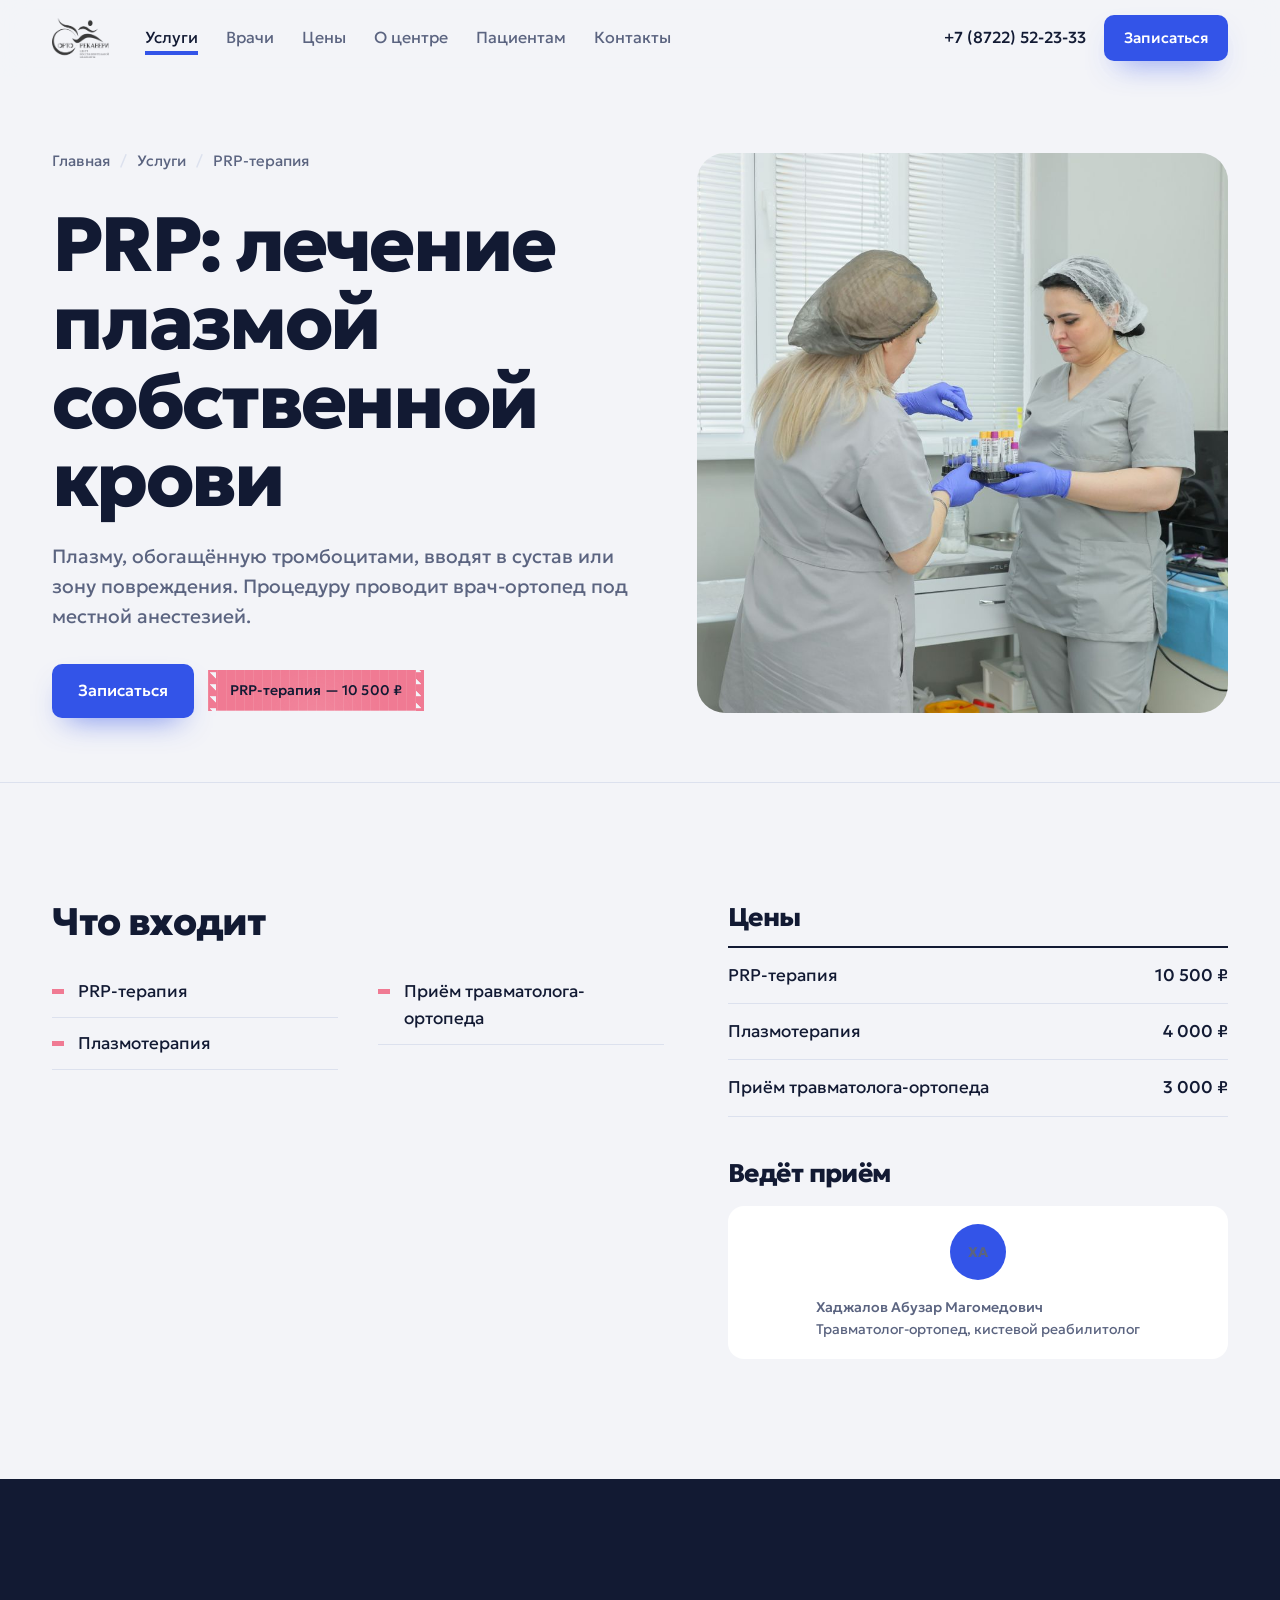
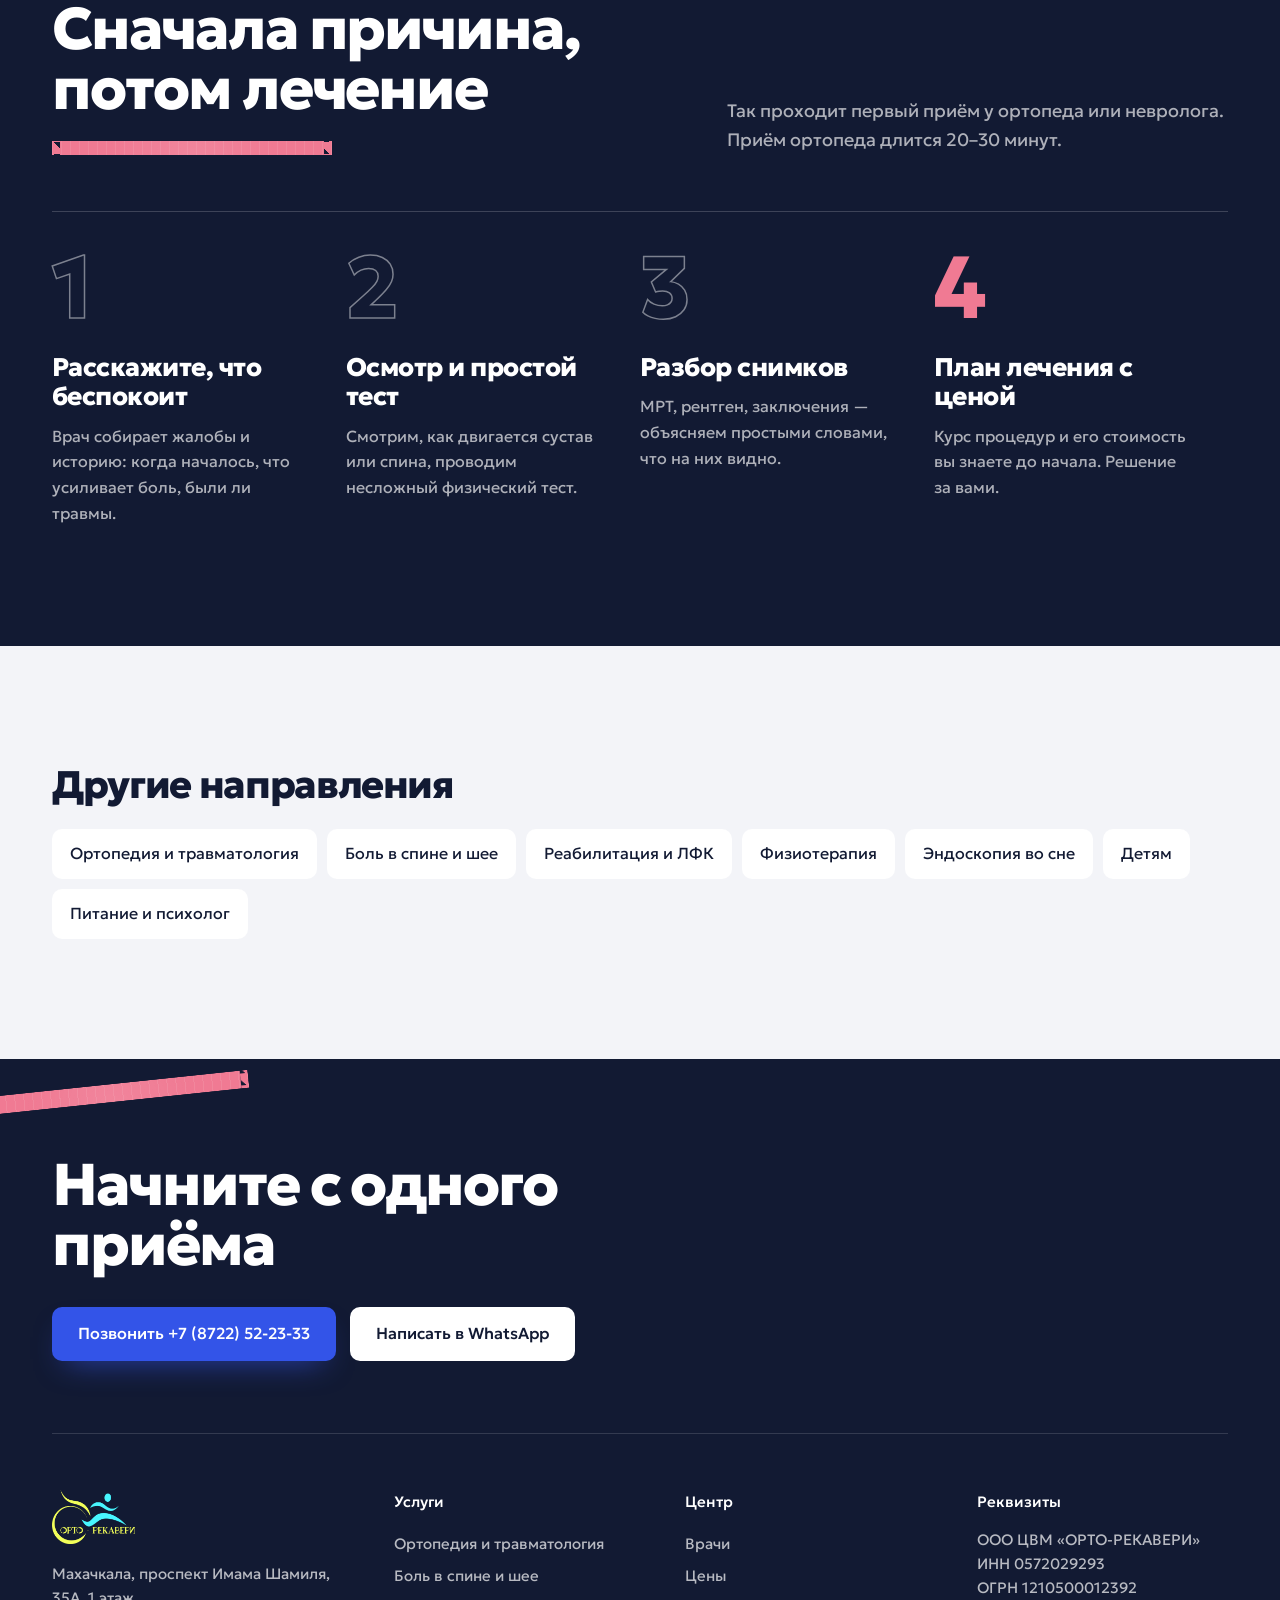
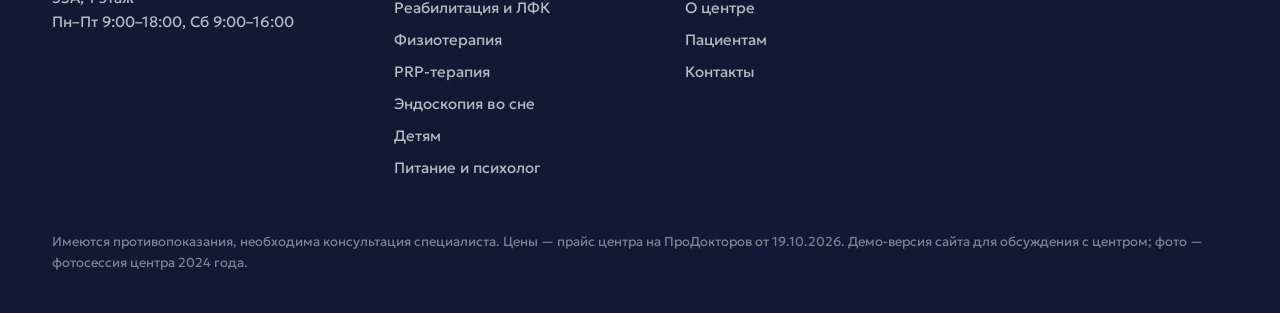
<file: uslugi/prp/index.html>
<!doctype html>
<html lang="ru">
<head>
<meta charset="utf-8">
<meta name="viewport" content="width=device-width, initial-scale=1">
<meta name="robots" content="noindex, nofollow">
<title>PRP-терапия — Орто-Рекавери, Махачкала</title>
<meta name="description" content="Плазму, обогащённую тромбоцитами, вводят в сустав или зону повреждения. Процедуру проводит врач-ортопед под местной анестезией.">
<link rel="preconnect" href="https://fonts.googleapis.com">
<link rel="preconnect" href="https://fonts.gstatic.com" crossorigin>
<link href="https://fonts.googleapis.com/css2?family=Geologica:wght@300;400;500;700;800&display=swap" rel="stylesheet">
<link rel="stylesheet" href="../../assets/site.css">
</head>
<body>
<header class="top"><div class="wrap top-in">
  <a class="logo" href="../../"><img src="../../assets/logo-dark.png" alt="Орто-Рекавери, на главную"></a>
  <nav class="menu" aria-label="Основное меню"><div class="mm"><a href="../../uslugi/" class="on">Услуги</a><div class="mm-panel"><a href="../../uslugi/ortopediya/">Ортопедия и травматология<span>3 000 ₽</span></a><a href="../../uslugi/spina/">Боль в спине и шее<span>8 000 ₽</span></a><a href="../../uslugi/reabilitaciya/">Реабилитация и ЛФК<span>2 500 ₽</span></a><a href="../../uslugi/fizioterapiya/">Физиотерапия<span>3 000 ₽</span></a><a href="../../uslugi/prp/">PRP-терапия<span>10 500 ₽</span></a><a href="../../uslugi/endoskopiya/">Эндоскопия во сне<span>6 000 ₽</span></a><a href="../../uslugi/detyam/">Детям<span>2 500 ₽</span></a><a href="../../uslugi/pitanie-i-psiholog/">Питание и психолог<span>4 000 ₽</span></a></div></div><a href="../../vrachi/">Врачи</a><a href="../../ceny/">Цены</a><a href="../../o-centre/">О центре</a><a href="../../pacientam/">Пациентам</a><a href="../../kontakty/">Контакты</a></nav>
  <div class="top-right"><a class="phone" href="tel:+78722522333">+7 (8722) 52-23-33</a><a class="btn btn-blue btn-sm" href="tel:+78722522333">Записаться</a>
  <button class="burger" type="button" aria-expanded="false" aria-label="Открыть меню"><svg width="20" height="20" viewBox="0 0 24 24" fill="none" stroke="currentColor" stroke-width="2.2" stroke-linecap="round" aria-hidden="true"><path d="M4 7h16M4 12h16M4 17h16"/></svg></button></div>
</div></header>
<nav class="mnav" hidden aria-label="Меню"><a href="../../">Главная</a><a href="../../vrachi/">Врачи</a><a href="../../ceny/">Цены</a><a href="../../o-centre/">О центре</a><a href="../../pacientam/">Пациентам</a><a href="../../kontakty/">Контакты</a><h4>Услуги</h4><div class="sub"><a href="../../uslugi/ortopediya/">Ортопедия и травматология<span>3 000 ₽</span></a><a href="../../uslugi/spina/">Боль в спине и шее<span>8 000 ₽</span></a><a href="../../uslugi/reabilitaciya/">Реабилитация и ЛФК<span>2 500 ₽</span></a><a href="../../uslugi/fizioterapiya/">Физиотерапия<span>3 000 ₽</span></a><a href="../../uslugi/prp/">PRP-терапия<span>10 500 ₽</span></a><a href="../../uslugi/endoskopiya/">Эндоскопия во сне<span>6 000 ₽</span></a><a href="../../uslugi/detyam/">Детям<span>2 500 ₽</span></a><a href="../../uslugi/pitanie-i-psiholog/">Питание и психолог<span>4 000 ₽</span></a></div><p style="margin-top:28px"><a class="btn btn-blue" style="width:100%;border:0" href="tel:+78722522333">Позвонить и записаться</a></p></nav>
<main>
<section class="phead"><div class="wrap svc-hero"><div>
  <nav class="crumbs" aria-label="Хлебные крошки"><a href="../../">Главная</a><span><a href="../../uslugi/">Услуги</a></span><span>PRP-терапия</span></nav>
  <h1>PRP: лечение плазмой собственной крови</h1><p class="lead">Плазму, обогащённую тромбоцитами, вводят в сустав или зону повреждения. Процедуру проводит врач-ортопед под местной анестезией.</p>
  <div class="hero-cta"><a class="btn btn-blue" href="tel:+78722522333">Записаться</a><span class="tape pink stretch" style="align-self:center">PRP-терапия — 10 500 ₽</span></div>
</div><img src="../../assets/lab.jpg" alt=""></div></section>
<section class="sec"><div class="wrap svc-cols"><div><h2>Что входит</h2><ul class="conds"><li>PRP-терапия</li><li>Плазмотерапия</li><li>Приём травматолога-ортопеда</li></ul></div><div class="side-doc"><div class="pgroup"><h3>Цены</h3><ul><li><span>PRP-терапия</span><b>10 500 ₽</b></li><li><span>Плазмотерапия</span><b>4 000 ₽</b></li><li><span>Приём травматолога-ортопеда</span><b>3 000 ₽</b></li></ul></div><h3 style="margin-top:24px">Ведёт приём</h3><button class="item doc" type="button" data-doc="doc-ХА0" style="width:100%;text-align:left;border:0"><span class="ava c" aria-hidden="true">ХА</span><span><b>Хаджалов Абузар Магомедович</b><span>Травматолог-ортопед, кистевой реабилитолог</span></span></button></div></div></section><section class="sec dark"><div class="wrap">
  <div class="sec-head"><div><h2>Сначала причина, потом лечение</h2><span class="tape pink under stretch" aria-hidden="true"></span></div><p>Так проходит первый приём у ортопеда или невролога. Приём ортопеда длится 20–30 минут.</p></div>
  <ol class="path"><li><h3>Расскажите, что беспокоит</h3><p>Врач собирает жалобы и историю: когда началось, что усиливает боль, были ли травмы.</p></li><li><h3>Осмотр и простой тест</h3><p>Смотрим, как двигается сустав или спина, проводим несложный физический тест.</p></li><li><h3>Разбор снимков</h3><p>МРТ, рентген, заключения — объясняем простыми словами, что на них видно.</p></li><li><h3>План лечения с ценой</h3><p>Курс процедур и его стоимость вы знаете до начала. Решение за вами.</p></li></ol>
</div></section><section class="sec"><div class="wrap"><h2 style="font-size:clamp(28px,3vw,40px);margin-bottom:24px">Другие направления</h2><div class="others"><a href="../../uslugi/ortopediya/">Ортопедия и травматология</a><a href="../../uslugi/spina/">Боль в спине и шее</a><a href="../../uslugi/reabilitaciya/">Реабилитация и ЛФК</a><a href="../../uslugi/fizioterapiya/">Физиотерапия</a><a href="../../uslugi/endoskopiya/">Эндоскопия во сне</a><a href="../../uslugi/detyam/">Детям</a><a href="../../uslugi/pitanie-i-psiholog/">Питание и психолог</a></div></div></section>
</main>
<footer class="foot"><span class="tape pink stretch" aria-hidden="true"></span><div class="wrap">
  <div class="foot-cta"><h2>Начните с одного приёма</h2><div class="hero-cta" style="margin:0"><a class="btn btn-blue" href="tel:+78722522333">Позвонить +7 (8722) 52-23-33</a><a class="btn btn-white" href="https://wa.me/79883011805" target="_blank" rel="noreferrer">Написать в WhatsApp</a></div></div>
  <div class="foot-grid">
    <div><img src="../../assets/logo-color.png" alt="Орто-Рекавери"><p>Махачкала, проспект Имама Шамиля, 35А, 1 этаж</p><p>Пн–Пт 9:00–18:00, Сб 9:00–16:00</p></div>
    <div><h4>Услуги</h4><a href="../../uslugi/ortopediya/">Ортопедия и травматология</a><a href="../../uslugi/spina/">Боль в спине и шее</a><a href="../../uslugi/reabilitaciya/">Реабилитация и ЛФК</a><a href="../../uslugi/fizioterapiya/">Физиотерапия</a><a href="../../uslugi/prp/">PRP-терапия</a><a href="../../uslugi/endoskopiya/">Эндоскопия во сне</a><a href="../../uslugi/detyam/">Детям</a><a href="../../uslugi/pitanie-i-psiholog/">Питание и психолог</a></div>
    <div><h4>Центр</h4><a href="../../vrachi/">Врачи</a><a href="../../ceny/">Цены</a><a href="../../o-centre/">О центре</a><a href="../../pacientam/">Пациентам</a><a href="../../kontakty/">Контакты</a></div>
    <div><h4>Реквизиты</h4><p>ООО ЦВМ «ОРТО-РЕКАВЕРИ»</p><p>ИНН 0572029293</p><p>ОГРН 1210500012392</p></div>
  </div>
  <p class="legal">Имеются противопоказания, необходима консультация специалиста. Цены — прайс центра на ПроДокторов от 19.10.2026. Демо-версия сайта для обсуждения с центром; фото — фотосессия центра 2024 года.</p>
</div></footer>
<nav class="dock" aria-label="Быстрая запись"><a href="https://wa.me/79883011805" target="_blank" rel="noreferrer">WhatsApp</a><a href="tel:+78722522333">Позвонить и записаться</a></nav>
<template id="doc-ХА0"><div class="pic"><span class="mono">ХА</span></div><div class="txt"><h3>Хаджалов Абузар Магомедович</h3><p class="role">Травматолог-ортопед, кистевой реабилитолог</p><p class="treats">Суставы, травмы, восстановление после операций, PRP</p><div class="bot"><b>3 000 ₽</b><a class="btn btn-blue" href="tel:+78722522333">Записаться к врачу</a></div></div></template><template id="doc-КП1"><div class="pic"><span class="mono">КП</span></div><div class="txt"><h3>Куделя Павел Александрович</h3><p class="role">Невролог, мануальный терапевт</p><p class="treats">Боль в спине и шее, грыжи, спортивные травмы</p><ul><li>Проводит авторские семинары по сухим иглам для специалистов</li></ul><div class="bot"><b>8 000 ₽ — полный приём</b><a class="btn btn-blue" href="tel:+78722522333">Записаться к врачу</a></div></div></template><template id="doc-КА2"><div class="pic"><img src="../../assets/d-kudelya-a.jpg" alt=""></div><div class="txt"><h3>Куделя Александр Павлович</h3><p class="role">Эндоскопист высшей категории, стаж более 30 лет</p><p class="treats">Гастроскопия и колоноскопия, в том числе во сне под седацией. Окончил ДГМИ, переподготовка по эндоскопии в ГНЦ колопроктологии (Москва)</p><ul><li>Дагестанский государственный медицинский институт, лечебное дело (1979)</li><li>Переподготовка по эндоскопии — ГНЦ колопроктологии, Москва (1984)</li><li>Высшая квалификационная категория по эндоскопии (2004)</li><li>Повышение квалификации: РМАПО (1999, 2018), СПбМАПО (2009), ГНЦ колопроктологии (2014)</li></ul><div class="bot"><b>от 3 600 ₽</b><a class="btn btn-blue" href="tel:+78722522333">Записаться к врачу</a></div></div></template><template id="doc-МЭ3"><div class="pic"><img src="../../assets/d-musaeva.jpg" alt=""></div><div class="txt"><h3>Мусаева Эльмира Ашурбеговна</h3><p class="role">Инструктор ЛФК, методика СИАС</p><p class="treats">Сколиоз и осанка у детей и взрослых, детская ЛФК</p><ul><li>Лечебная гимнастика по методике SEAS (СИАС)</li><li>Ашхабадское медицинское училище (1994)</li><li>Северо-Кавказский государственный институт (2012)</li></ul><div class="bot"><b>2 500 ₽</b><a class="btn btn-blue" href="tel:+78722522333">Записаться к врачу</a></div></div></template><template id="doc-КЮ4"><div class="pic"><span class="mono">КЮ</span></div><div class="txt"><h3>Коваленко Юлия Анатольевна</h3><p class="role">Специалист по ЛФК и массажу</p><p class="treats">Занятия с детьми с ДЦП, СИАС, массаж</p><div class="bot"><b>от 2 000 ₽</b><a class="btn btn-blue" href="tel:+78722522333">Записаться к врачу</a></div></div></template><template id="doc-НА5"><div class="pic"><img src="../../assets/d-nazhmudinova.jpg" alt=""></div><div class="txt"><h3>Нажмудинова Айшат Абдурахмановна</h3><p class="role">Терапевт-гастроэнтеролог, гепатолог</p><p class="treats">Желудок, кишечник, печень. Сеченовский университет, стаж 9 лет</p><ul><li>Первый МГМУ им. Сеченова, лечебное дело (2013)</li><li>Специализация по гастроэнтерологии — МГМСУ им. Евдокимова (2019)</li><li>Повышение квалификации по гастроэнтерологии и гепатологии — РНИМУ им. Пирогова (2023–2024)</li></ul><div class="bot"><b>3 000 ₽</b><a class="btn btn-blue" href="tel:+78722522333">Записаться к врачу</a></div></div></template>
<script src="../../assets/site.js"></script>
</body>
</html>
</file>
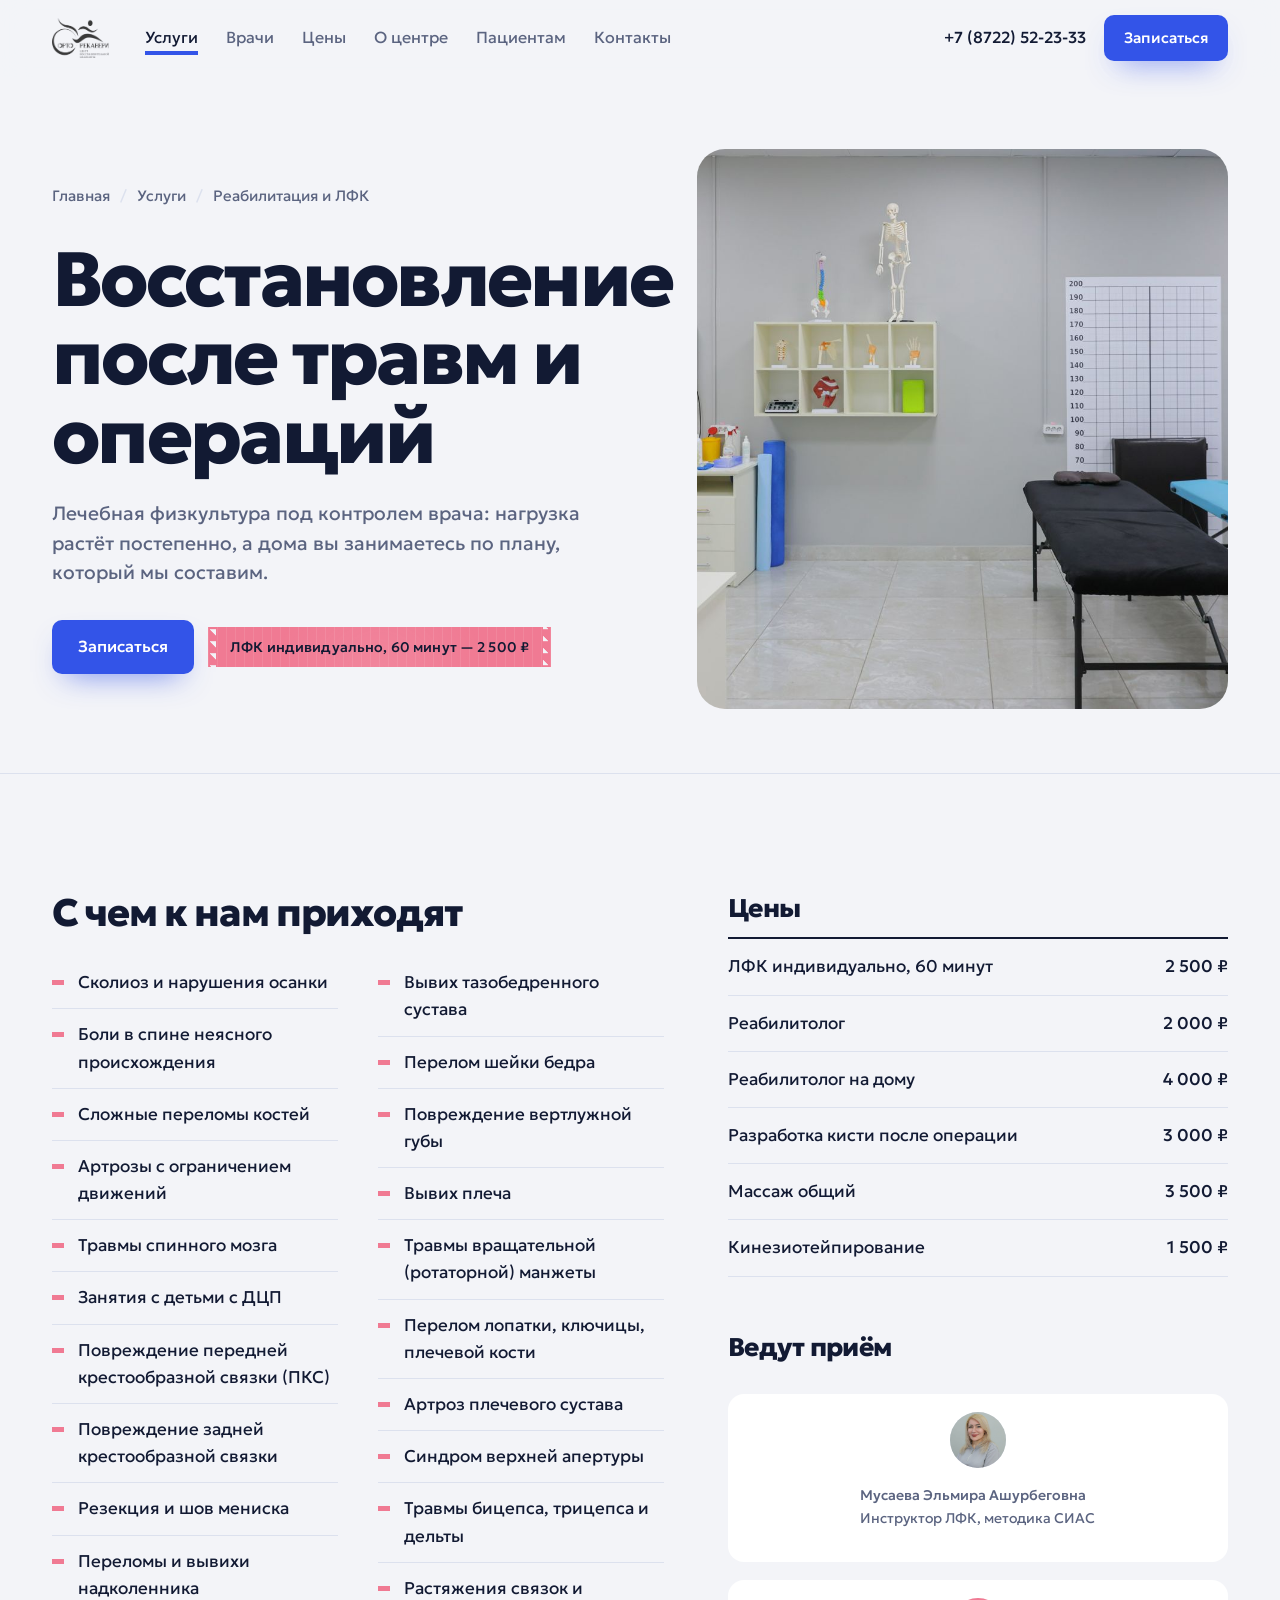
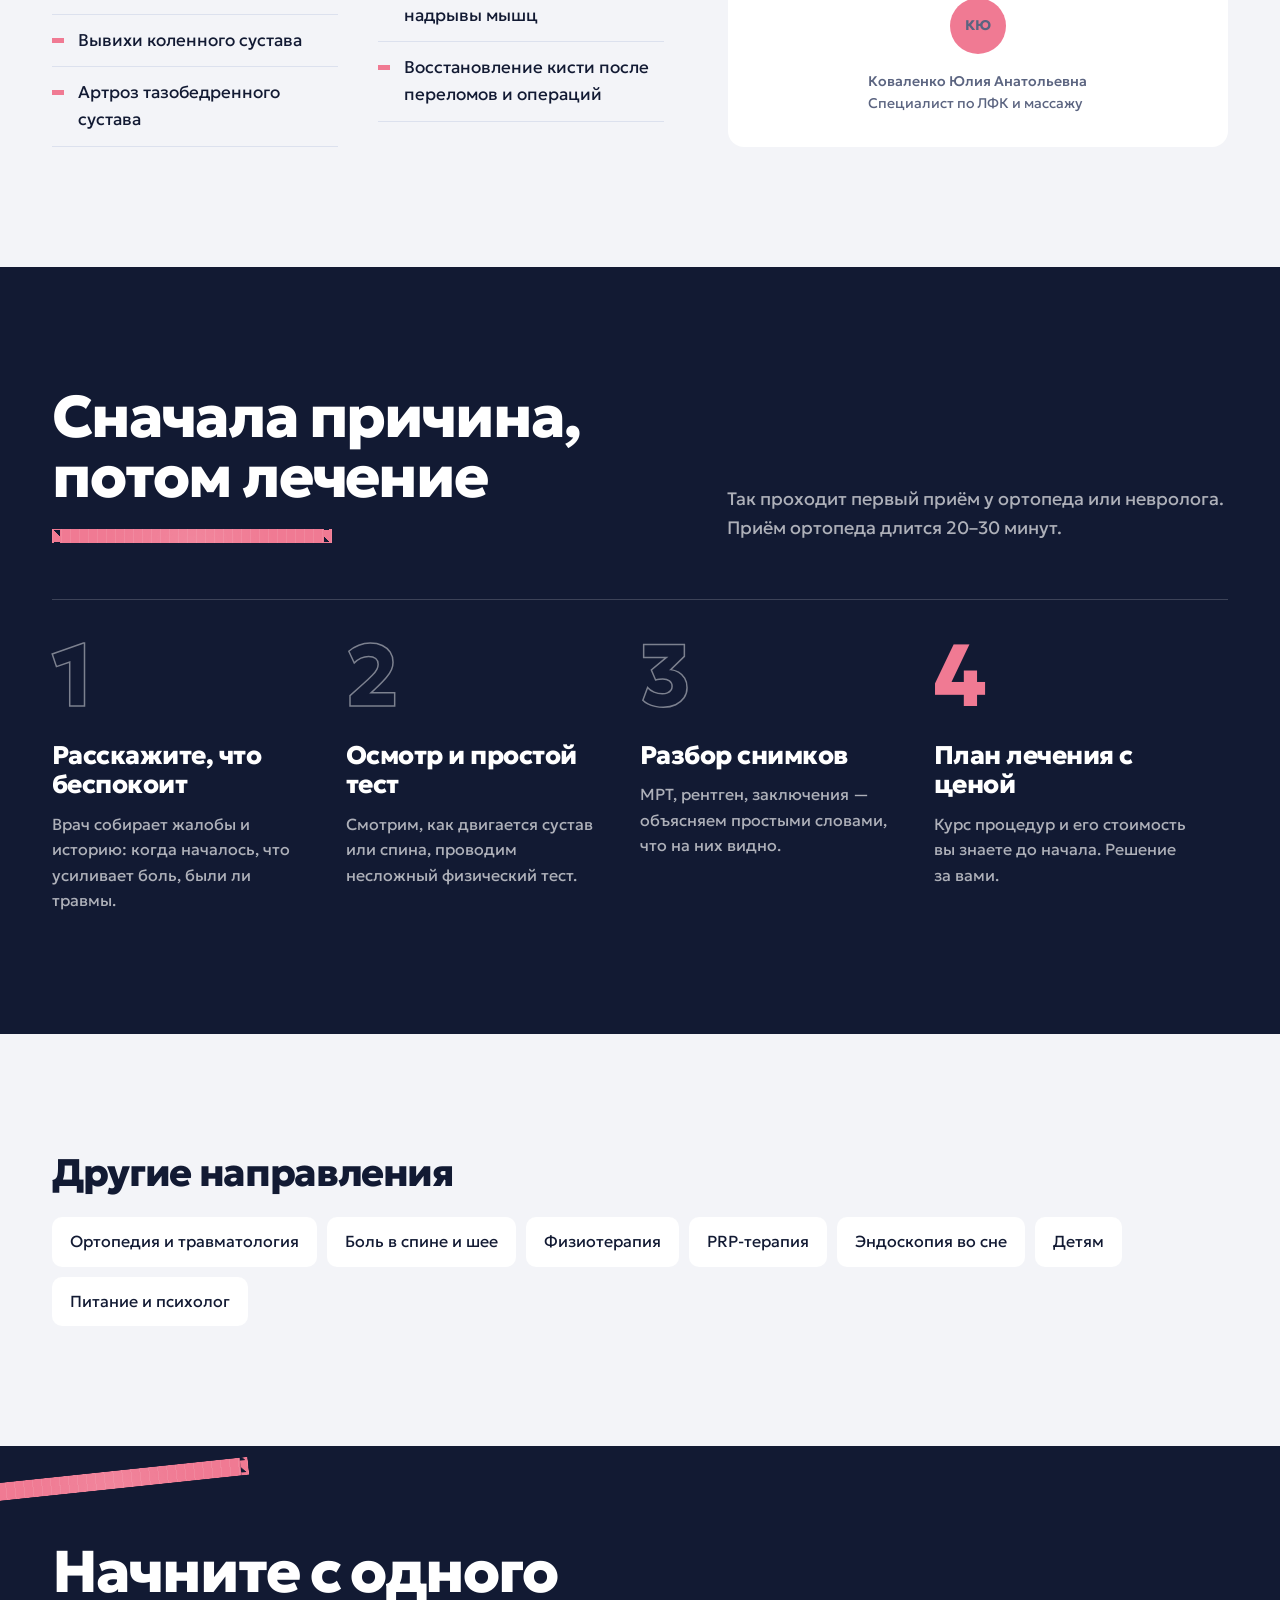
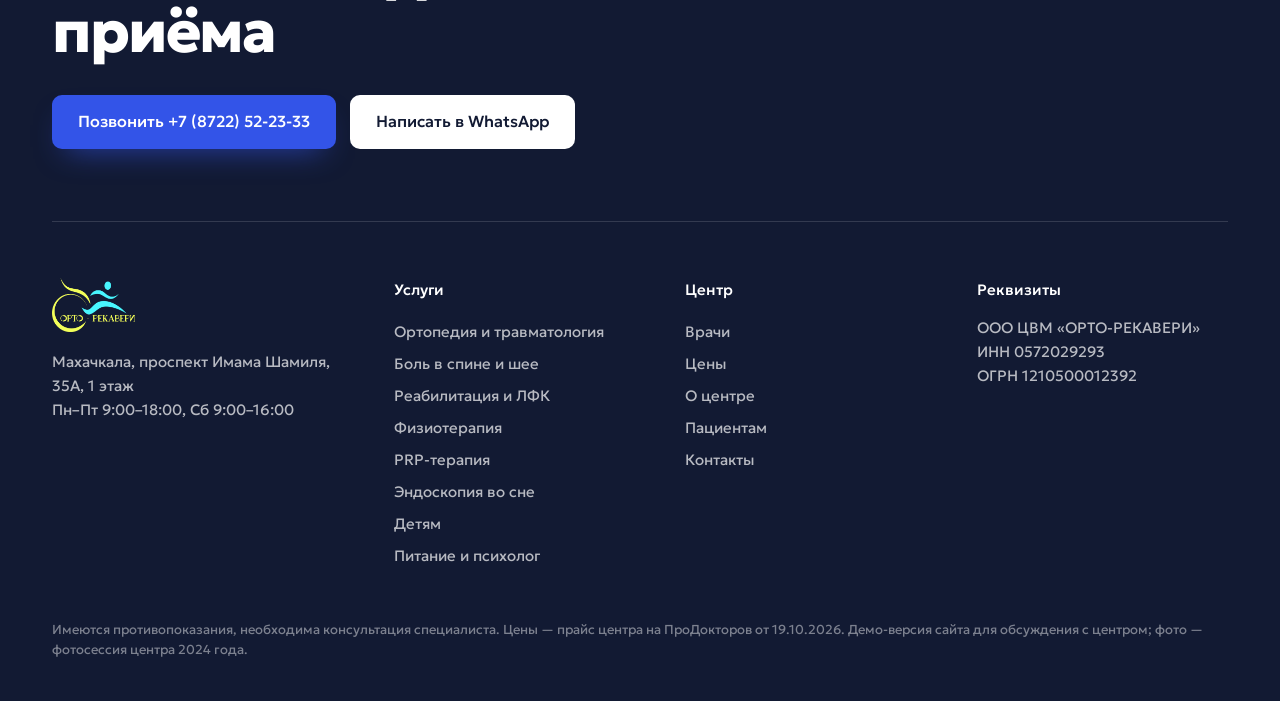
<file: uslugi/reabilitaciya/index.html>
<!doctype html>
<html lang="ru">
<head>
<meta charset="utf-8">
<meta name="viewport" content="width=device-width, initial-scale=1">
<meta name="robots" content="noindex, nofollow">
<title>Реабилитация и ЛФК — Орто-Рекавери, Махачкала</title>
<meta name="description" content="Лечебная физкультура под контролем врача: нагрузка растёт постепенно, а дома вы занимаетесь по плану, который мы составим.">
<link rel="preconnect" href="https://fonts.googleapis.com">
<link rel="preconnect" href="https://fonts.gstatic.com" crossorigin>
<link href="https://fonts.googleapis.com/css2?family=Geologica:wght@300;400;500;700;800&display=swap" rel="stylesheet">
<link rel="stylesheet" href="../../assets/site.css">
</head>
<body>
<header class="top"><div class="wrap top-in">
  <a class="logo" href="../../"><img src="../../assets/logo-dark.png" alt="Орто-Рекавери, на главную"></a>
  <nav class="menu" aria-label="Основное меню"><div class="mm"><a href="../../uslugi/" class="on">Услуги</a><div class="mm-panel"><a href="../../uslugi/ortopediya/">Ортопедия и травматология<span>3 000 ₽</span></a><a href="../../uslugi/spina/">Боль в спине и шее<span>8 000 ₽</span></a><a href="../../uslugi/reabilitaciya/">Реабилитация и ЛФК<span>2 500 ₽</span></a><a href="../../uslugi/fizioterapiya/">Физиотерапия<span>3 000 ₽</span></a><a href="../../uslugi/prp/">PRP-терапия<span>10 500 ₽</span></a><a href="../../uslugi/endoskopiya/">Эндоскопия во сне<span>6 000 ₽</span></a><a href="../../uslugi/detyam/">Детям<span>2 500 ₽</span></a><a href="../../uslugi/pitanie-i-psiholog/">Питание и психолог<span>4 000 ₽</span></a></div></div><a href="../../vrachi/">Врачи</a><a href="../../ceny/">Цены</a><a href="../../o-centre/">О центре</a><a href="../../pacientam/">Пациентам</a><a href="../../kontakty/">Контакты</a></nav>
  <div class="top-right"><a class="phone" href="tel:+78722522333">+7 (8722) 52-23-33</a><a class="btn btn-blue btn-sm" href="tel:+78722522333">Записаться</a>
  <button class="burger" type="button" aria-expanded="false" aria-label="Открыть меню"><svg width="20" height="20" viewBox="0 0 24 24" fill="none" stroke="currentColor" stroke-width="2.2" stroke-linecap="round" aria-hidden="true"><path d="M4 7h16M4 12h16M4 17h16"/></svg></button></div>
</div></header>
<nav class="mnav" hidden aria-label="Меню"><a href="../../">Главная</a><a href="../../vrachi/">Врачи</a><a href="../../ceny/">Цены</a><a href="../../o-centre/">О центре</a><a href="../../pacientam/">Пациентам</a><a href="../../kontakty/">Контакты</a><h4>Услуги</h4><div class="sub"><a href="../../uslugi/ortopediya/">Ортопедия и травматология<span>3 000 ₽</span></a><a href="../../uslugi/spina/">Боль в спине и шее<span>8 000 ₽</span></a><a href="../../uslugi/reabilitaciya/">Реабилитация и ЛФК<span>2 500 ₽</span></a><a href="../../uslugi/fizioterapiya/">Физиотерапия<span>3 000 ₽</span></a><a href="../../uslugi/prp/">PRP-терапия<span>10 500 ₽</span></a><a href="../../uslugi/endoskopiya/">Эндоскопия во сне<span>6 000 ₽</span></a><a href="../../uslugi/detyam/">Детям<span>2 500 ₽</span></a><a href="../../uslugi/pitanie-i-psiholog/">Питание и психолог<span>4 000 ₽</span></a></div><p style="margin-top:28px"><a class="btn btn-blue" style="width:100%;border:0" href="tel:+78722522333">Позвонить и записаться</a></p></nav>
<main>
<section class="phead"><div class="wrap svc-hero"><div>
  <nav class="crumbs" aria-label="Хлебные крошки"><a href="../../">Главная</a><span><a href="../../uslugi/">Услуги</a></span><span>Реабилитация и ЛФК</span></nav>
  <h1>Восстановление после травм и операций</h1><p class="lead">Лечебная физкультура под контролем врача: нагрузка растёт постепенно, а дома вы занимаетесь по плану, который мы составим.</p>
  <div class="hero-cta"><a class="btn btn-blue" href="tel:+78722522333">Записаться</a><span class="tape pink stretch" style="align-self:center">ЛФК индивидуально, 60 минут — 2 500 ₽</span></div>
</div><img src="../../assets/lfk.jpg" alt=""></div></section>
<section class="sec"><div class="wrap svc-cols"><div><h2>С чем к нам приходят</h2><ul class="conds"><li>Сколиоз и нарушения осанки</li><li>Боли в спине неясного происхождения</li><li>Сложные переломы костей</li><li>Артрозы с ограничением движений</li><li>Травмы спинного мозга</li><li>Занятия с детьми с ДЦП</li><li>Повреждение передней крестообразной связки (ПКС)</li><li>Повреждение задней крестообразной связки</li><li>Резекция и шов мениска</li><li>Переломы и вывихи надколенника</li><li>Вывихи коленного сустава</li><li>Артроз тазобедренного сустава</li><li>Вывих тазобедренного сустава</li><li>Перелом шейки бедра</li><li>Повреждение вертлужной губы</li><li>Вывих плеча</li><li>Травмы вращательной (ротаторной) манжеты</li><li>Перелом лопатки, ключицы, плечевой кости</li><li>Артроз плечевого сустава</li><li>Синдром верхней апертуры</li><li>Травмы бицепса, трицепса и дельты</li><li>Растяжения связок и надрывы мышц</li><li>Восстановление кисти после переломов и операций</li></ul></div><div class="side-doc"><div class="pgroup"><h3>Цены</h3><ul><li><span>ЛФК индивидуально, 60 минут</span><b>2 500 ₽</b></li><li><span>Реабилитолог</span><b>2 000 ₽</b></li><li><span>Реабилитолог на дому</span><b>4 000 ₽</b></li><li><span>Разработка кисти после операции</span><b>3 000 ₽</b></li><li><span>Массаж общий</span><b>3 500 ₽</b></li><li><span>Кинезиотейпирование</span><b>1 500 ₽</b></li></ul></div><h3 style="margin-top:24px">Ведут приём</h3><button class="item doc" type="button" data-doc="doc-МЭ3" style="width:100%;text-align:left;border:0"><img class="ava" src="../../assets/d-musaeva.jpg" alt=""><span><b>Мусаева Эльмира Ашурбеговна</b><span>Инструктор ЛФК, методика СИАС</span></span></button><button class="item doc" type="button" data-doc="doc-КЮ4" style="width:100%;text-align:left;border:0"><span class="ava p" aria-hidden="true">КЮ</span><span><b>Коваленко Юлия Анатольевна</b><span>Специалист по ЛФК и массажу</span></span></button></div></div></section><section class="sec dark"><div class="wrap">
  <div class="sec-head"><div><h2>Сначала причина, потом лечение</h2><span class="tape pink under stretch" aria-hidden="true"></span></div><p>Так проходит первый приём у ортопеда или невролога. Приём ортопеда длится 20–30 минут.</p></div>
  <ol class="path"><li><h3>Расскажите, что беспокоит</h3><p>Врач собирает жалобы и историю: когда началось, что усиливает боль, были ли травмы.</p></li><li><h3>Осмотр и простой тест</h3><p>Смотрим, как двигается сустав или спина, проводим несложный физический тест.</p></li><li><h3>Разбор снимков</h3><p>МРТ, рентген, заключения — объясняем простыми словами, что на них видно.</p></li><li><h3>План лечения с ценой</h3><p>Курс процедур и его стоимость вы знаете до начала. Решение за вами.</p></li></ol>
</div></section><section class="sec"><div class="wrap"><h2 style="font-size:clamp(28px,3vw,40px);margin-bottom:24px">Другие направления</h2><div class="others"><a href="../../uslugi/ortopediya/">Ортопедия и травматология</a><a href="../../uslugi/spina/">Боль в спине и шее</a><a href="../../uslugi/fizioterapiya/">Физиотерапия</a><a href="../../uslugi/prp/">PRP-терапия</a><a href="../../uslugi/endoskopiya/">Эндоскопия во сне</a><a href="../../uslugi/detyam/">Детям</a><a href="../../uslugi/pitanie-i-psiholog/">Питание и психолог</a></div></div></section>
</main>
<footer class="foot"><span class="tape pink stretch" aria-hidden="true"></span><div class="wrap">
  <div class="foot-cta"><h2>Начните с одного приёма</h2><div class="hero-cta" style="margin:0"><a class="btn btn-blue" href="tel:+78722522333">Позвонить +7 (8722) 52-23-33</a><a class="btn btn-white" href="https://wa.me/79883011805" target="_blank" rel="noreferrer">Написать в WhatsApp</a></div></div>
  <div class="foot-grid">
    <div><img src="../../assets/logo-color.png" alt="Орто-Рекавери"><p>Махачкала, проспект Имама Шамиля, 35А, 1 этаж</p><p>Пн–Пт 9:00–18:00, Сб 9:00–16:00</p></div>
    <div><h4>Услуги</h4><a href="../../uslugi/ortopediya/">Ортопедия и травматология</a><a href="../../uslugi/spina/">Боль в спине и шее</a><a href="../../uslugi/reabilitaciya/">Реабилитация и ЛФК</a><a href="../../uslugi/fizioterapiya/">Физиотерапия</a><a href="../../uslugi/prp/">PRP-терапия</a><a href="../../uslugi/endoskopiya/">Эндоскопия во сне</a><a href="../../uslugi/detyam/">Детям</a><a href="../../uslugi/pitanie-i-psiholog/">Питание и психолог</a></div>
    <div><h4>Центр</h4><a href="../../vrachi/">Врачи</a><a href="../../ceny/">Цены</a><a href="../../o-centre/">О центре</a><a href="../../pacientam/">Пациентам</a><a href="../../kontakty/">Контакты</a></div>
    <div><h4>Реквизиты</h4><p>ООО ЦВМ «ОРТО-РЕКАВЕРИ»</p><p>ИНН 0572029293</p><p>ОГРН 1210500012392</p></div>
  </div>
  <p class="legal">Имеются противопоказания, необходима консультация специалиста. Цены — прайс центра на ПроДокторов от 19.10.2026. Демо-версия сайта для обсуждения с центром; фото — фотосессия центра 2024 года.</p>
</div></footer>
<nav class="dock" aria-label="Быстрая запись"><a href="https://wa.me/79883011805" target="_blank" rel="noreferrer">WhatsApp</a><a href="tel:+78722522333">Позвонить и записаться</a></nav>
<template id="doc-ХА0"><div class="pic"><span class="mono">ХА</span></div><div class="txt"><h3>Хаджалов Абузар Магомедович</h3><p class="role">Травматолог-ортопед, кистевой реабилитолог</p><p class="treats">Суставы, травмы, восстановление после операций, PRP</p><div class="bot"><b>3 000 ₽</b><a class="btn btn-blue" href="tel:+78722522333">Записаться к врачу</a></div></div></template><template id="doc-КП1"><div class="pic"><span class="mono">КП</span></div><div class="txt"><h3>Куделя Павел Александрович</h3><p class="role">Невролог, мануальный терапевт</p><p class="treats">Боль в спине и шее, грыжи, спортивные травмы</p><ul><li>Проводит авторские семинары по сухим иглам для специалистов</li></ul><div class="bot"><b>8 000 ₽ — полный приём</b><a class="btn btn-blue" href="tel:+78722522333">Записаться к врачу</a></div></div></template><template id="doc-КА2"><div class="pic"><img src="../../assets/d-kudelya-a.jpg" alt=""></div><div class="txt"><h3>Куделя Александр Павлович</h3><p class="role">Эндоскопист высшей категории, стаж более 30 лет</p><p class="treats">Гастроскопия и колоноскопия, в том числе во сне под седацией. Окончил ДГМИ, переподготовка по эндоскопии в ГНЦ колопроктологии (Москва)</p><ul><li>Дагестанский государственный медицинский институт, лечебное дело (1979)</li><li>Переподготовка по эндоскопии — ГНЦ колопроктологии, Москва (1984)</li><li>Высшая квалификационная категория по эндоскопии (2004)</li><li>Повышение квалификации: РМАПО (1999, 2018), СПбМАПО (2009), ГНЦ колопроктологии (2014)</li></ul><div class="bot"><b>от 3 600 ₽</b><a class="btn btn-blue" href="tel:+78722522333">Записаться к врачу</a></div></div></template><template id="doc-МЭ3"><div class="pic"><img src="../../assets/d-musaeva.jpg" alt=""></div><div class="txt"><h3>Мусаева Эльмира Ашурбеговна</h3><p class="role">Инструктор ЛФК, методика СИАС</p><p class="treats">Сколиоз и осанка у детей и взрослых, детская ЛФК</p><ul><li>Лечебная гимнастика по методике SEAS (СИАС)</li><li>Ашхабадское медицинское училище (1994)</li><li>Северо-Кавказский государственный институт (2012)</li></ul><div class="bot"><b>2 500 ₽</b><a class="btn btn-blue" href="tel:+78722522333">Записаться к врачу</a></div></div></template><template id="doc-КЮ4"><div class="pic"><span class="mono">КЮ</span></div><div class="txt"><h3>Коваленко Юлия Анатольевна</h3><p class="role">Специалист по ЛФК и массажу</p><p class="treats">Занятия с детьми с ДЦП, СИАС, массаж</p><div class="bot"><b>от 2 000 ₽</b><a class="btn btn-blue" href="tel:+78722522333">Записаться к врачу</a></div></div></template><template id="doc-НА5"><div class="pic"><img src="../../assets/d-nazhmudinova.jpg" alt=""></div><div class="txt"><h3>Нажмудинова Айшат Абдурахмановна</h3><p class="role">Терапевт-гастроэнтеролог, гепатолог</p><p class="treats">Желудок, кишечник, печень. Сеченовский университет, стаж 9 лет</p><ul><li>Первый МГМУ им. Сеченова, лечебное дело (2013)</li><li>Специализация по гастроэнтерологии — МГМСУ им. Евдокимова (2019)</li><li>Повышение квалификации по гастроэнтерологии и гепатологии — РНИМУ им. Пирогова (2023–2024)</li></ul><div class="bot"><b>3 000 ₽</b><a class="btn btn-blue" href="tel:+78722522333">Записаться к врачу</a></div></div></template>
<script src="../../assets/site.js"></script>
</body>
</html>
</file>
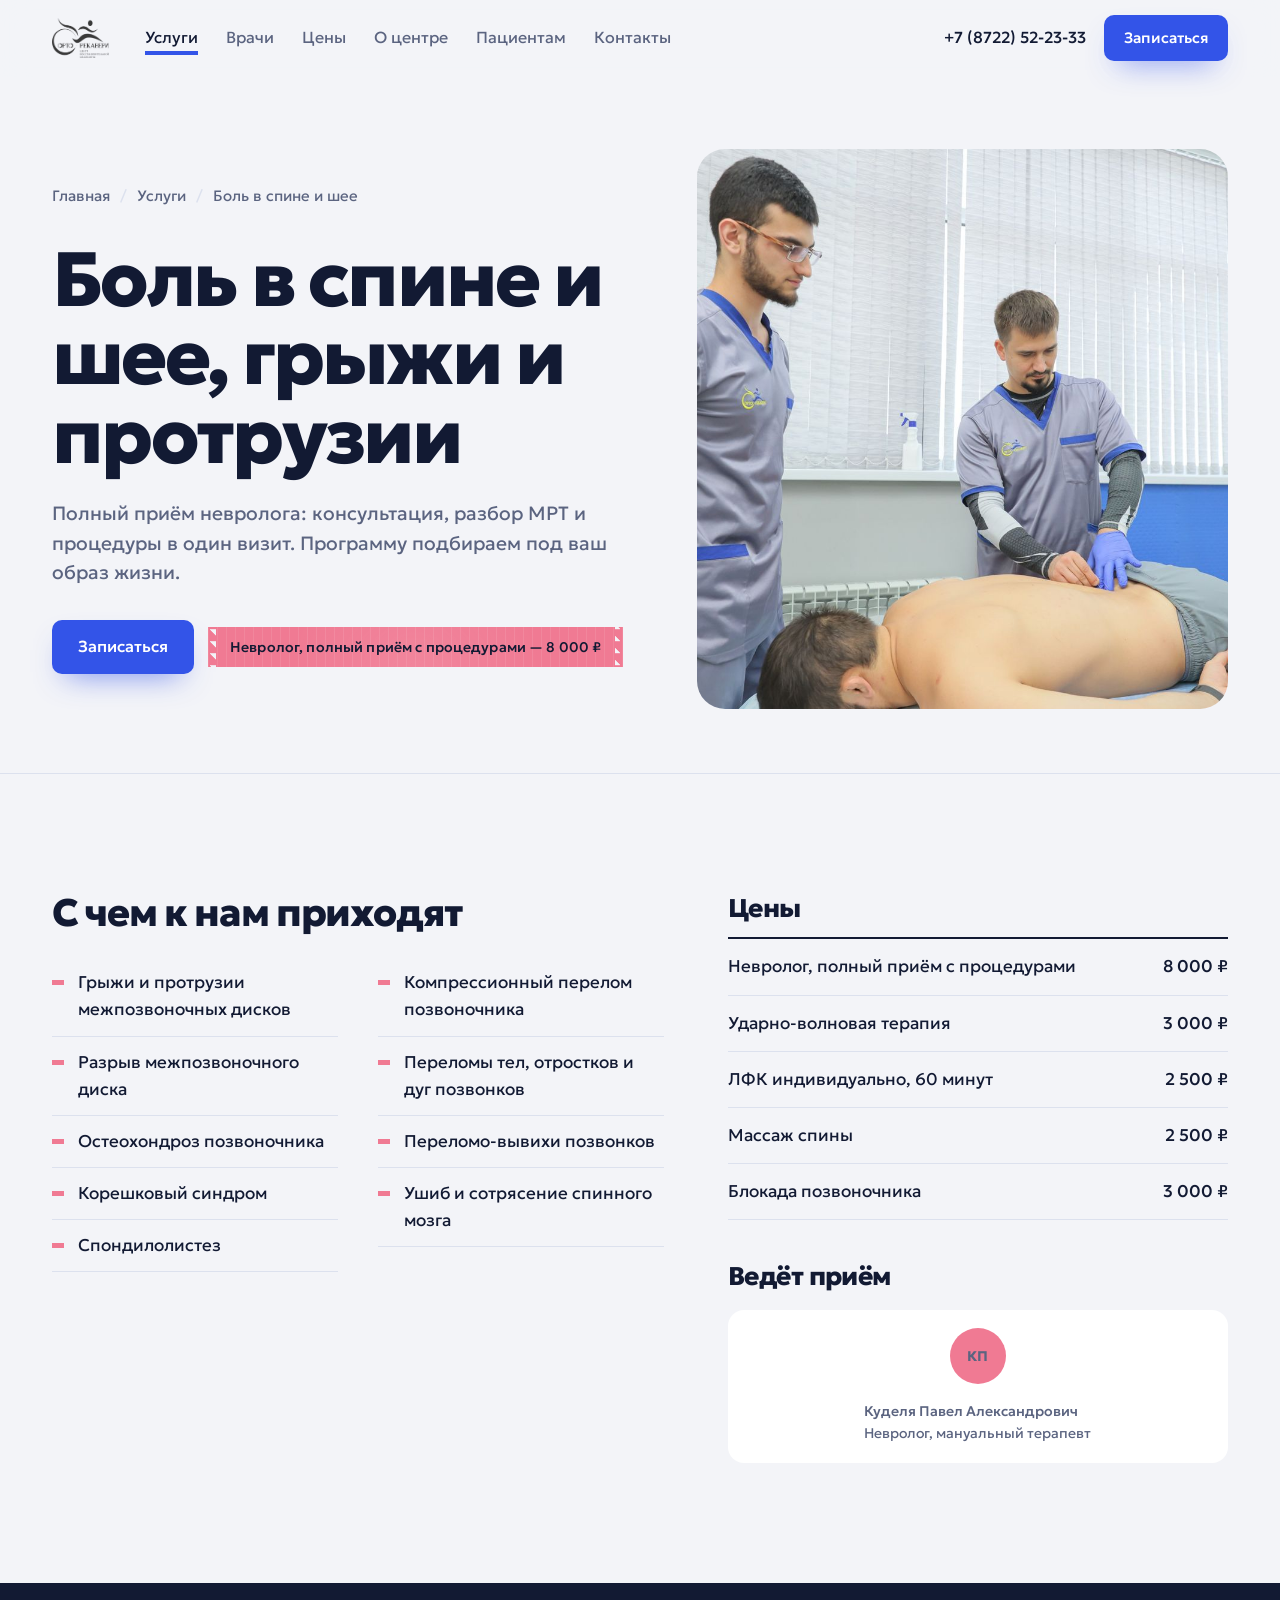
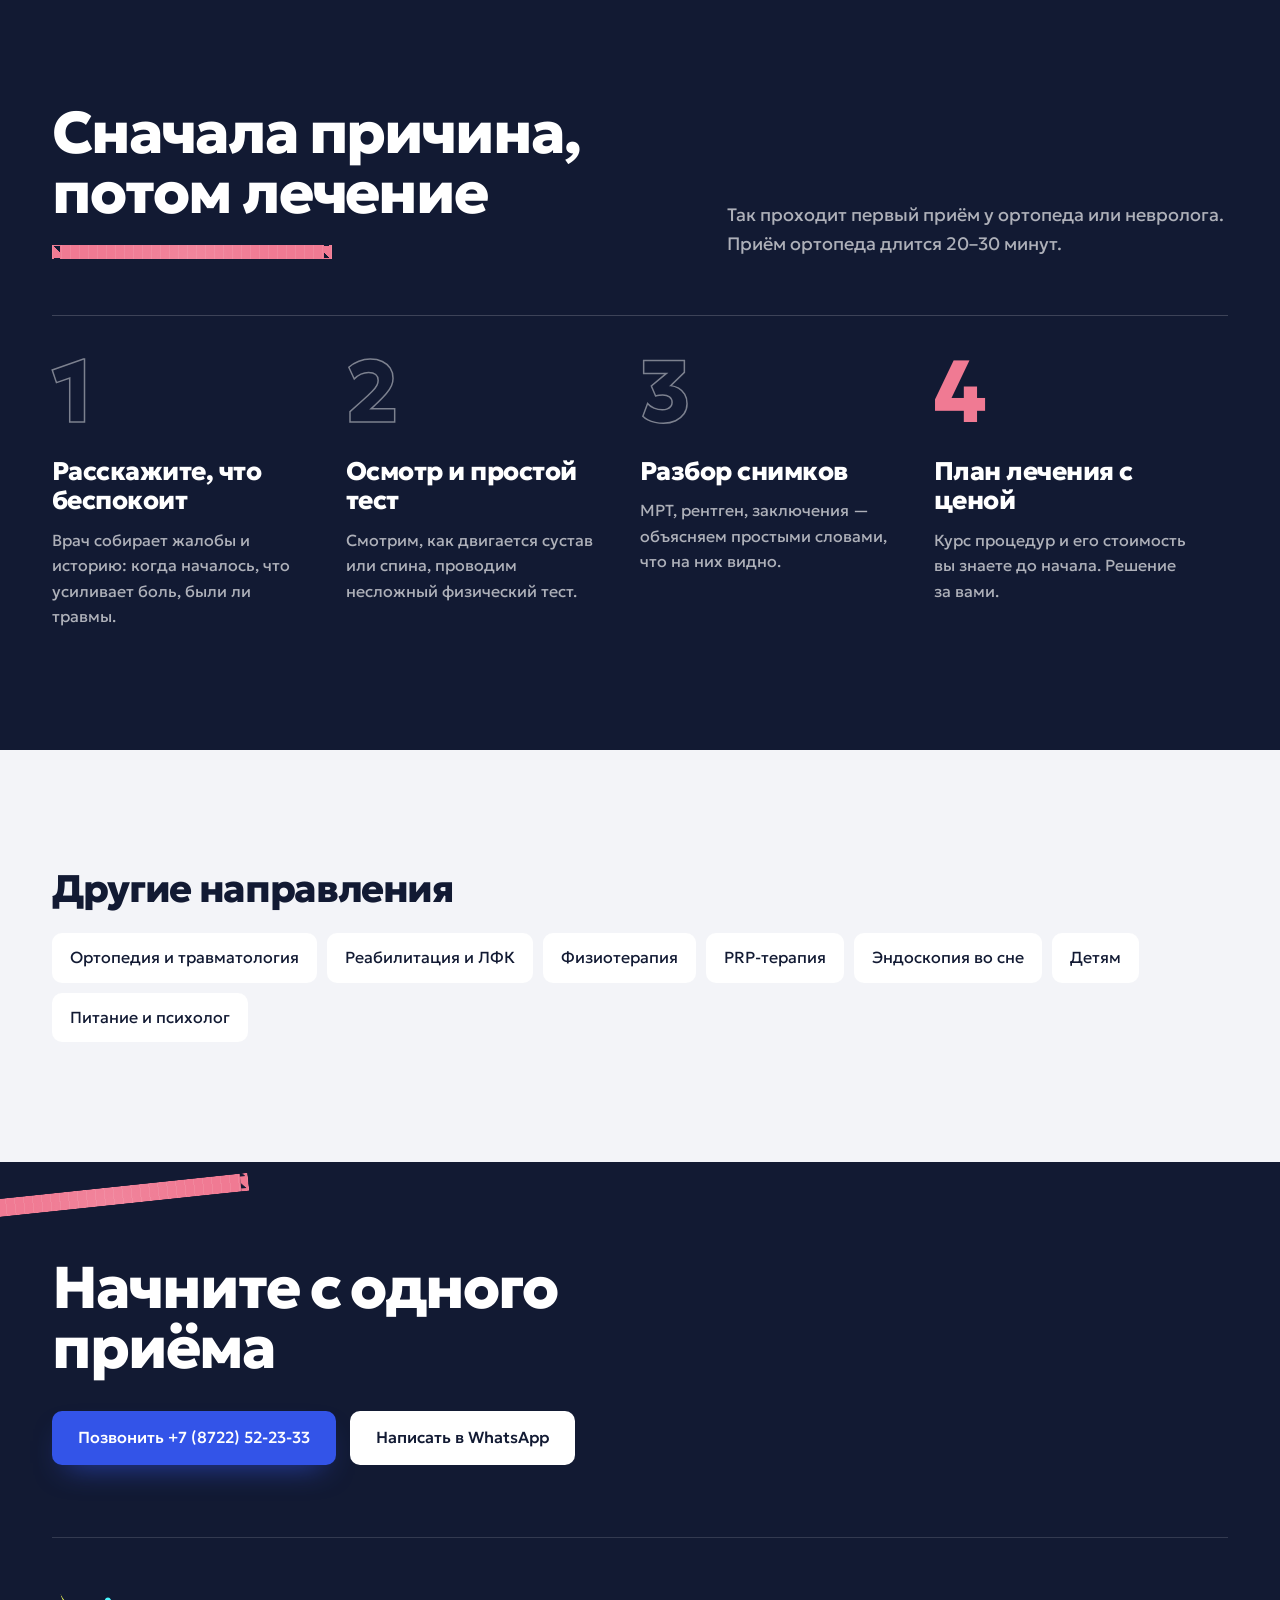
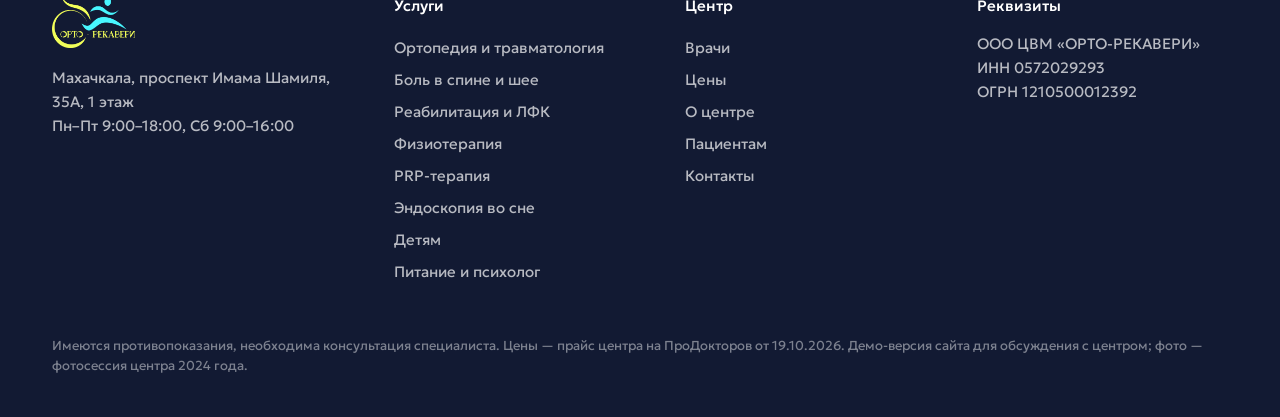
<file: uslugi/spina/index.html>
<!doctype html>
<html lang="ru">
<head>
<meta charset="utf-8">
<meta name="viewport" content="width=device-width, initial-scale=1">
<meta name="robots" content="noindex, nofollow">
<title>Боль в спине и шее — Орто-Рекавери, Махачкала</title>
<meta name="description" content="Полный приём невролога: консультация, разбор МРТ и процедуры в один визит. Программу подбираем под ваш образ жизни.">
<link rel="preconnect" href="https://fonts.googleapis.com">
<link rel="preconnect" href="https://fonts.gstatic.com" crossorigin>
<link href="https://fonts.googleapis.com/css2?family=Geologica:wght@300;400;500;700;800&display=swap" rel="stylesheet">
<link rel="stylesheet" href="../../assets/site.css">
</head>
<body>
<header class="top"><div class="wrap top-in">
  <a class="logo" href="../../"><img src="../../assets/logo-dark.png" alt="Орто-Рекавери, на главную"></a>
  <nav class="menu" aria-label="Основное меню"><div class="mm"><a href="../../uslugi/" class="on">Услуги</a><div class="mm-panel"><a href="../../uslugi/ortopediya/">Ортопедия и травматология<span>3 000 ₽</span></a><a href="../../uslugi/spina/">Боль в спине и шее<span>8 000 ₽</span></a><a href="../../uslugi/reabilitaciya/">Реабилитация и ЛФК<span>2 500 ₽</span></a><a href="../../uslugi/fizioterapiya/">Физиотерапия<span>3 000 ₽</span></a><a href="../../uslugi/prp/">PRP-терапия<span>10 500 ₽</span></a><a href="../../uslugi/endoskopiya/">Эндоскопия во сне<span>6 000 ₽</span></a><a href="../../uslugi/detyam/">Детям<span>2 500 ₽</span></a><a href="../../uslugi/pitanie-i-psiholog/">Питание и психолог<span>4 000 ₽</span></a></div></div><a href="../../vrachi/">Врачи</a><a href="../../ceny/">Цены</a><a href="../../o-centre/">О центре</a><a href="../../pacientam/">Пациентам</a><a href="../../kontakty/">Контакты</a></nav>
  <div class="top-right"><a class="phone" href="tel:+78722522333">+7 (8722) 52-23-33</a><a class="btn btn-blue btn-sm" href="tel:+78722522333">Записаться</a>
  <button class="burger" type="button" aria-expanded="false" aria-label="Открыть меню"><svg width="20" height="20" viewBox="0 0 24 24" fill="none" stroke="currentColor" stroke-width="2.2" stroke-linecap="round" aria-hidden="true"><path d="M4 7h16M4 12h16M4 17h16"/></svg></button></div>
</div></header>
<nav class="mnav" hidden aria-label="Меню"><a href="../../">Главная</a><a href="../../vrachi/">Врачи</a><a href="../../ceny/">Цены</a><a href="../../o-centre/">О центре</a><a href="../../pacientam/">Пациентам</a><a href="../../kontakty/">Контакты</a><h4>Услуги</h4><div class="sub"><a href="../../uslugi/ortopediya/">Ортопедия и травматология<span>3 000 ₽</span></a><a href="../../uslugi/spina/">Боль в спине и шее<span>8 000 ₽</span></a><a href="../../uslugi/reabilitaciya/">Реабилитация и ЛФК<span>2 500 ₽</span></a><a href="../../uslugi/fizioterapiya/">Физиотерапия<span>3 000 ₽</span></a><a href="../../uslugi/prp/">PRP-терапия<span>10 500 ₽</span></a><a href="../../uslugi/endoskopiya/">Эндоскопия во сне<span>6 000 ₽</span></a><a href="../../uslugi/detyam/">Детям<span>2 500 ₽</span></a><a href="../../uslugi/pitanie-i-psiholog/">Питание и психолог<span>4 000 ₽</span></a></div><p style="margin-top:28px"><a class="btn btn-blue" style="width:100%;border:0" href="tel:+78722522333">Позвонить и записаться</a></p></nav>
<main>
<section class="phead"><div class="wrap svc-hero"><div>
  <nav class="crumbs" aria-label="Хлебные крошки"><a href="../../">Главная</a><span><a href="../../uslugi/">Услуги</a></span><span>Боль в спине и шее</span></nav>
  <h1>Боль в спине и шее, грыжи и протрузии</h1><p class="lead">Полный приём невролога: консультация, разбор МРТ и процедуры в один визит. Программу подбираем под ваш образ жизни.</p>
  <div class="hero-cta"><a class="btn btn-blue" href="tel:+78722522333">Записаться</a><span class="tape pink stretch" style="align-self:center">Невролог, полный приём с процедурами — 8 000 ₽</span></div>
</div><img src="../../assets/back.jpg" alt=""></div></section>
<section class="sec"><div class="wrap svc-cols"><div><h2>С чем к нам приходят</h2><ul class="conds"><li>Грыжи и протрузии межпозвоночных дисков</li><li>Разрыв межпозвоночного диска</li><li>Остеохондроз позвоночника</li><li>Корешковый синдром</li><li>Спондилолистез</li><li>Компрессионный перелом позвоночника</li><li>Переломы тел, отростков и дуг позвонков</li><li>Переломо-вывихи позвонков</li><li>Ушиб и сотрясение спинного мозга</li></ul></div><div class="side-doc"><div class="pgroup"><h3>Цены</h3><ul><li><span>Невролог, полный приём с процедурами</span><b>8 000 ₽</b></li><li><span>Ударно-волновая терапия</span><b>3 000 ₽</b></li><li><span>ЛФК индивидуально, 60 минут</span><b>2 500 ₽</b></li><li><span>Массаж спины</span><b>2 500 ₽</b></li><li><span>Блокада позвоночника</span><b>3 000 ₽</b></li></ul></div><h3 style="margin-top:24px">Ведёт приём</h3><button class="item doc" type="button" data-doc="doc-КП1" style="width:100%;text-align:left;border:0"><span class="ava p" aria-hidden="true">КП</span><span><b>Куделя Павел Александрович</b><span>Невролог, мануальный терапевт</span></span></button></div></div></section><section class="sec dark"><div class="wrap">
  <div class="sec-head"><div><h2>Сначала причина, потом лечение</h2><span class="tape pink under stretch" aria-hidden="true"></span></div><p>Так проходит первый приём у ортопеда или невролога. Приём ортопеда длится 20–30 минут.</p></div>
  <ol class="path"><li><h3>Расскажите, что беспокоит</h3><p>Врач собирает жалобы и историю: когда началось, что усиливает боль, были ли травмы.</p></li><li><h3>Осмотр и простой тест</h3><p>Смотрим, как двигается сустав или спина, проводим несложный физический тест.</p></li><li><h3>Разбор снимков</h3><p>МРТ, рентген, заключения — объясняем простыми словами, что на них видно.</p></li><li><h3>План лечения с ценой</h3><p>Курс процедур и его стоимость вы знаете до начала. Решение за вами.</p></li></ol>
</div></section><section class="sec"><div class="wrap"><h2 style="font-size:clamp(28px,3vw,40px);margin-bottom:24px">Другие направления</h2><div class="others"><a href="../../uslugi/ortopediya/">Ортопедия и травматология</a><a href="../../uslugi/reabilitaciya/">Реабилитация и ЛФК</a><a href="../../uslugi/fizioterapiya/">Физиотерапия</a><a href="../../uslugi/prp/">PRP-терапия</a><a href="../../uslugi/endoskopiya/">Эндоскопия во сне</a><a href="../../uslugi/detyam/">Детям</a><a href="../../uslugi/pitanie-i-psiholog/">Питание и психолог</a></div></div></section>
</main>
<footer class="foot"><span class="tape pink stretch" aria-hidden="true"></span><div class="wrap">
  <div class="foot-cta"><h2>Начните с одного приёма</h2><div class="hero-cta" style="margin:0"><a class="btn btn-blue" href="tel:+78722522333">Позвонить +7 (8722) 52-23-33</a><a class="btn btn-white" href="https://wa.me/79883011805" target="_blank" rel="noreferrer">Написать в WhatsApp</a></div></div>
  <div class="foot-grid">
    <div><img src="../../assets/logo-color.png" alt="Орто-Рекавери"><p>Махачкала, проспект Имама Шамиля, 35А, 1 этаж</p><p>Пн–Пт 9:00–18:00, Сб 9:00–16:00</p></div>
    <div><h4>Услуги</h4><a href="../../uslugi/ortopediya/">Ортопедия и травматология</a><a href="../../uslugi/spina/">Боль в спине и шее</a><a href="../../uslugi/reabilitaciya/">Реабилитация и ЛФК</a><a href="../../uslugi/fizioterapiya/">Физиотерапия</a><a href="../../uslugi/prp/">PRP-терапия</a><a href="../../uslugi/endoskopiya/">Эндоскопия во сне</a><a href="../../uslugi/detyam/">Детям</a><a href="../../uslugi/pitanie-i-psiholog/">Питание и психолог</a></div>
    <div><h4>Центр</h4><a href="../../vrachi/">Врачи</a><a href="../../ceny/">Цены</a><a href="../../o-centre/">О центре</a><a href="../../pacientam/">Пациентам</a><a href="../../kontakty/">Контакты</a></div>
    <div><h4>Реквизиты</h4><p>ООО ЦВМ «ОРТО-РЕКАВЕРИ»</p><p>ИНН 0572029293</p><p>ОГРН 1210500012392</p></div>
  </div>
  <p class="legal">Имеются противопоказания, необходима консультация специалиста. Цены — прайс центра на ПроДокторов от 19.10.2026. Демо-версия сайта для обсуждения с центром; фото — фотосессия центра 2024 года.</p>
</div></footer>
<nav class="dock" aria-label="Быстрая запись"><a href="https://wa.me/79883011805" target="_blank" rel="noreferrer">WhatsApp</a><a href="tel:+78722522333">Позвонить и записаться</a></nav>
<template id="doc-ХА0"><div class="pic"><span class="mono">ХА</span></div><div class="txt"><h3>Хаджалов Абузар Магомедович</h3><p class="role">Травматолог-ортопед, кистевой реабилитолог</p><p class="treats">Суставы, травмы, восстановление после операций, PRP</p><div class="bot"><b>3 000 ₽</b><a class="btn btn-blue" href="tel:+78722522333">Записаться к врачу</a></div></div></template><template id="doc-КП1"><div class="pic"><span class="mono">КП</span></div><div class="txt"><h3>Куделя Павел Александрович</h3><p class="role">Невролог, мануальный терапевт</p><p class="treats">Боль в спине и шее, грыжи, спортивные травмы</p><ul><li>Проводит авторские семинары по сухим иглам для специалистов</li></ul><div class="bot"><b>8 000 ₽ — полный приём</b><a class="btn btn-blue" href="tel:+78722522333">Записаться к врачу</a></div></div></template><template id="doc-КА2"><div class="pic"><img src="../../assets/d-kudelya-a.jpg" alt=""></div><div class="txt"><h3>Куделя Александр Павлович</h3><p class="role">Эндоскопист высшей категории, стаж более 30 лет</p><p class="treats">Гастроскопия и колоноскопия, в том числе во сне под седацией. Окончил ДГМИ, переподготовка по эндоскопии в ГНЦ колопроктологии (Москва)</p><ul><li>Дагестанский государственный медицинский институт, лечебное дело (1979)</li><li>Переподготовка по эндоскопии — ГНЦ колопроктологии, Москва (1984)</li><li>Высшая квалификационная категория по эндоскопии (2004)</li><li>Повышение квалификации: РМАПО (1999, 2018), СПбМАПО (2009), ГНЦ колопроктологии (2014)</li></ul><div class="bot"><b>от 3 600 ₽</b><a class="btn btn-blue" href="tel:+78722522333">Записаться к врачу</a></div></div></template><template id="doc-МЭ3"><div class="pic"><img src="../../assets/d-musaeva.jpg" alt=""></div><div class="txt"><h3>Мусаева Эльмира Ашурбеговна</h3><p class="role">Инструктор ЛФК, методика СИАС</p><p class="treats">Сколиоз и осанка у детей и взрослых, детская ЛФК</p><ul><li>Лечебная гимнастика по методике SEAS (СИАС)</li><li>Ашхабадское медицинское училище (1994)</li><li>Северо-Кавказский государственный институт (2012)</li></ul><div class="bot"><b>2 500 ₽</b><a class="btn btn-blue" href="tel:+78722522333">Записаться к врачу</a></div></div></template><template id="doc-КЮ4"><div class="pic"><span class="mono">КЮ</span></div><div class="txt"><h3>Коваленко Юлия Анатольевна</h3><p class="role">Специалист по ЛФК и массажу</p><p class="treats">Занятия с детьми с ДЦП, СИАС, массаж</p><div class="bot"><b>от 2 000 ₽</b><a class="btn btn-blue" href="tel:+78722522333">Записаться к врачу</a></div></div></template><template id="doc-НА5"><div class="pic"><img src="../../assets/d-nazhmudinova.jpg" alt=""></div><div class="txt"><h3>Нажмудинова Айшат Абдурахмановна</h3><p class="role">Терапевт-гастроэнтеролог, гепатолог</p><p class="treats">Желудок, кишечник, печень. Сеченовский университет, стаж 9 лет</p><ul><li>Первый МГМУ им. Сеченова, лечебное дело (2013)</li><li>Специализация по гастроэнтерологии — МГМСУ им. Евдокимова (2019)</li><li>Повышение квалификации по гастроэнтерологии и гепатологии — РНИМУ им. Пирогова (2023–2024)</li></ul><div class="bot"><b>3 000 ₽</b><a class="btn btn-blue" href="tel:+78722522333">Записаться к врачу</a></div></div></template>
<script src="../../assets/site.js"></script>
</body>
</html>
</file>
<file: assets/site.css>
/* «Кинезио» — вариант сайта Орто-Рекавери. Единственный декоративный мотив — кинезиотейп. */
:root {
  --ink: #121A33;        /* полночь: текст и тёмные секции */
  --cobalt: #3354E8;     /* синяя лента, действия */
  --cobalt-d: #2440C4;
  --pink: #F07A93;       /* розовая лента, места боли */
  --porcelain: #F3F4F8;  /* фон */
  --mist: #DCE1EE;       /* линии и плашки */
  --sand: #E9D9C9;       /* тёплая подложка под фото */
  --white: #FFFFFF;
  --muted: #5B6480;
  --r-photo: 28px;
  --r-ui: 10px;
  --wrap: 1240px;
  --ease: cubic-bezier(.22, 1, .36, 1);
  --spring: cubic-bezier(.34, 1.45, .55, 1);
}
* { box-sizing: border-box; }
html { -webkit-text-size-adjust: 100%; }
body { margin: 0; background: var(--porcelain); color: var(--ink); font-family: Geologica, system-ui, sans-serif; font-size: 18px; line-height: 1.6; font-weight: 400; -webkit-font-smoothing: antialiased; }
img { display: block; max-width: 100%; }
a { color: inherit; text-decoration: none; }
button { font: inherit; color: inherit; cursor: pointer; }
:focus-visible { outline: 3px solid var(--cobalt); outline-offset: 3px; border-radius: 4px; }
.wrap { max-width: var(--wrap); margin: 0 auto; padding: 0 32px; }
h1, h2, h3 { margin: 0; font-weight: 800; letter-spacing: -0.035em; line-height: 1.02; }
h1 { font-size: clamp(44px, 6vw, 88px); }
h2 { font-size: clamp(36px, 4.6vw, 68px); }
h3 { font-size: clamp(22px, 2vw, 28px); letter-spacing: -0.02em; line-height: 1.15; }
p { margin: 0; }
.lead { font-size: clamp(19px, 1.5vw, 22px); line-height: 1.55; color: var(--muted); max-width: 34em; }

/* ===== лента-кинезиотейп ===== */
.tape { position: relative; display: inline-flex; align-items: center; gap: 10px; padding: 9px 22px; color: #fff; font-weight: 500; font-size: 14px; letter-spacing: .01em; background: var(--cobalt); isolation: isolate; }
.tape::before { content: ""; position: absolute; inset: 0; z-index: -1; opacity: .5;
  background: repeating-linear-gradient(90deg, rgba(255,255,255,.18) 0 1px, transparent 1px 9px), radial-gradient(circle at 50% 120%, rgba(255,255,255,.18), transparent 60%); }
/* зубчатые концы ленты, как отрезанные ножницами */
.tape { -webkit-mask: linear-gradient(#000 0 0) center/calc(100% - 16px) 100% no-repeat, conic-gradient(from -45deg at 8px 50%, #0000 90deg, #000 0) left/8px 12px repeat-y, conic-gradient(from 135deg at calc(100% - 8px) 50%, #0000 90deg, #000 0) right/8px 12px repeat-y;
        mask: linear-gradient(#000 0 0) center/calc(100% - 16px) 100% no-repeat, conic-gradient(from -45deg at 8px 50%, #0000 90deg, #000 0) left/8px 12px repeat-y, conic-gradient(from 135deg at calc(100% - 8px) 50%, #0000 90deg, #000 0) right/8px 12px repeat-y; }
.tape.pink { background: var(--pink); color: var(--ink); }
.tape.sand { background: var(--sand); color: var(--ink); }
/* лента натягивается: один мотив движения на весь сайт */
.stretch { transform-origin: left center; transform: scaleX(0) rotate(var(--rot, 0deg)); transition: transform 1.1s var(--spring); }
.stretch.on { transform: scaleX(1) rotate(var(--rot, 0deg)); }
.under { display: block; height: 14px; width: min(280px, 60%); margin-top: 22px; padding: 0; }

/* ===== шапка ===== */
.top { position: sticky; top: 0; z-index: 50; background: rgba(243,244,248,.86); backdrop-filter: blur(14px); border-bottom: 1px solid transparent; transition: border-color .3s; }
.top.scrolled { border-color: var(--mist); }
.top-in { display: flex; align-items: center; gap: 36px; height: 76px; }
.logo img { height: 40px; }
.menu { display: flex; align-items: center; gap: 28px; font-size: 16px; }
.menu a { position: relative; padding: 6px 0; color: var(--muted); transition: color .2s; }
.menu a:hover, .menu a.on { color: var(--ink); }
.menu a.on::after { content: ""; position: absolute; left: 0; right: 0; bottom: -2px; height: 4px; background: var(--cobalt); }
.mm { position: relative; }
.mm-panel { position: absolute; left: -24px; top: calc(100% + 14px); width: 520px; padding: 14px; background: #fff; border-radius: 16px; box-shadow: 0 24px 60px -24px rgba(18,26,51,.35); display: grid; grid-template-columns: 1fr 1fr; gap: 2px; opacity: 0; visibility: hidden; transform: translateY(6px); transition: .2s var(--ease); }
.mm:hover .mm-panel, .mm:focus-within .mm-panel { opacity: 1; visibility: visible; transform: none; }
.mm-panel a { display: flex; justify-content: space-between; gap: 12px; padding: 10px 12px; border-radius: 8px; font-size: 15px; color: var(--ink); }
.mm-panel a:hover { background: var(--porcelain); }
.mm-panel a span { color: var(--muted); }
.top-right { margin-left: auto; display: flex; align-items: center; gap: 18px; }
.phone { font-weight: 500; font-size: 16px; white-space: nowrap; }
.btn { display: inline-flex; align-items: center; justify-content: center; gap: 10px; height: 54px; padding: 0 26px; border: 0; border-radius: var(--r-ui); font-weight: 500; font-size: 16px; transition: background .2s, transform .2s var(--ease), box-shadow .2s; }
.btn-blue { background: var(--cobalt); color: #fff; box-shadow: 0 14px 30px -14px rgba(51,84,232,.7); }
.btn-blue:hover { background: var(--cobalt-d); transform: translateY(-2px); }
.btn-line { background: transparent; color: var(--ink); box-shadow: inset 0 0 0 1.5px var(--ink); }
.btn-line:hover { background: var(--ink); color: #fff; }
.btn-white { background: #fff; color: var(--ink); }
.btn-sm { height: 46px; padding: 0 20px; font-size: 15px; }
.burger { display: none; width: 46px; height: 46px; border-radius: var(--r-ui); border: 0; background: var(--ink); color: #fff; align-items: center; justify-content: center; }
.mnav { position: fixed; inset: 76px 0 0; z-index: 49; background: var(--porcelain); padding: 20px 24px 120px; overflow: auto; }
.mnav a { display: flex; justify-content: space-between; padding: 14px 0; border-bottom: 1px solid var(--mist); font-size: 22px; font-weight: 500; }
.mnav .sub a { font-size: 17px; font-weight: 400; }
.mnav .sub a span { color: var(--muted); }
.mnav h4 { margin: 28px 0 4px; font-size: 15px; font-weight: 500; color: var(--cobalt); }

/* ===== первый экран ===== */
.hero { position: relative; padding: 56px 0 0; overflow: hidden; }
.hero-grid { display: grid; grid-template-columns: minmax(0, 1.1fr) minmax(0, 1fr); gap: 56px; align-items: end; }
.hero h1 { margin-top: 0; }
.hero h1 .ln { display: block; overflow: hidden; }
.hero h1 .ln > span { display: block; transform: translateY(105%); transition: transform 1s var(--ease); }
.hero.ready h1 .ln > span { transform: none; }
.hero.ready h1 .ln:nth-child(2) > span { transition-delay: .08s; }
.hero.ready h1 .ln:nth-child(3) > span { transition-delay: .16s; }
.hero .lead { margin-top: 28px; }
.hero-cta { display: flex; flex-wrap: wrap; gap: 14px; margin-top: 36px; }
.hero-proof { display: flex; flex-wrap: wrap; gap: 28px; margin-top: 44px; padding: 22px 0 56px; border-top: 1px solid var(--mist); font-size: 15px; color: var(--muted); }
.hero-proof b { display: block; font-size: 30px; font-weight: 700; letter-spacing: -.03em; color: var(--ink); line-height: 1.1; }
.hero-photo { position: relative; align-self: stretch; min-height: 620px; }
.hero-photo img { position: absolute; inset: 0; width: 100%; height: 100%; object-fit: cover; object-position: 30% 50%; border-radius: var(--r-photo) var(--r-photo) 0 0; }
.hero-photo .tape { position: absolute; z-index: 2; white-space: nowrap; }
.hero-photo .t1 { --rot: -8deg; left: -14%; top: 38%; width: 86%; justify-content: flex-end; }
.hero-photo .t2 { --rot: 6deg; right: -6%; top: 52%; width: 60%; transform-origin: right center; }
.hero-photo .t2.stretch { transform-origin: right center; }

/* ===== «Где болит» — раскрывающиеся строки ===== */
.sec { padding: 120px 0; }
.sec-head { display: grid; grid-template-columns: minmax(0, 1fr) minmax(0, .8fr); gap: 48px; align-items: end; margin-bottom: 56px; }
.sec-head p { color: var(--muted); max-width: 30em; }
.zones { border-top: 2px solid var(--ink); }
.zone { border-bottom: 1px solid var(--mist); }
.zone-btn { width: 100%; display: grid; grid-template-columns: 1fr auto auto; align-items: center; gap: 32px; padding: 30px 0; background: none; border: 0; text-align: left; }
.zone-btn .name { font-size: clamp(30px, 4vw, 58px); font-weight: 800; letter-spacing: -.035em; line-height: 1; transition: transform .4s var(--ease), color .3s; }
.zone-btn:hover .name { transform: translateX(10px); color: var(--cobalt); }
.zone-btn .who { color: var(--muted); font-size: 16px; text-align: right; }
.zone-btn .plus { width: 52px; height: 52px; border-radius: 50%; border: 1.5px solid var(--ink); position: relative; transition: transform .45s var(--spring), background .25s; }
.zone-btn .plus::before, .zone-btn .plus::after { content: ""; position: absolute; left: 50%; top: 50%; width: 18px; height: 2px; margin: -1px 0 0 -9px; background: currentColor; }
.zone-btn .plus::after { transform: rotate(90deg); }
.zone.open .zone-btn .plus { transform: rotate(135deg); background: var(--pink); border-color: var(--pink); }
.zone-body { display: grid; grid-template-rows: 0fr; transition: grid-template-rows .55s var(--ease); }
.zone.open .zone-body { grid-template-rows: 1fr; }
.zone-body > div { overflow: hidden; }
.zone-in { display: grid; grid-template-columns: minmax(0, .9fr) minmax(0, 1fr) minmax(0, .9fr); gap: 40px; padding: 4px 0 44px; }
.zone-in img { width: 100%; aspect-ratio: 4/3; object-fit: cover; border-radius: 20px; }
.zone-in ul { list-style: none; margin: 0; padding: 0; }
.zone-in li { display: flex; justify-content: space-between; gap: 16px; padding: 12px 0; border-bottom: 1px solid var(--mist); font-size: 16px; }
.zone-in li b { font-weight: 500; white-space: nowrap; }
.zone-doc { display: flex; flex-direction: column; gap: 14px; }
.zone-doc .complaint { font-size: 17px; color: var(--muted); }
.zone-doc .doc-line { display: flex; gap: 14px; align-items: center; }
.zone-doc .doc-line b { display: block; font-weight: 500; }
.zone-doc .doc-line span { font-size: 14px; color: var(--muted); }

/* аватар врача: фото или монограмма на ленте */
.ava { width: 56px; height: 56px; border-radius: 50%; flex: none; object-fit: cover; object-position: 50% 18%; display: flex; align-items: center; justify-content: center; font-weight: 700; font-size: 18px; background: var(--mist); color: var(--ink); }
.ava.c { background: var(--cobalt); color: #fff; }
.ava.p { background: var(--pink); color: var(--ink); }
.ava.s { background: var(--sand); color: var(--ink); }

/* ===== путь пациента: настоящая последовательность — нумерация уместна ===== */
.dark { background: var(--ink); color: #fff; }
.dark .lead, .dark .sec-head p { color: rgba(255,255,255,.66); }
.path { list-style: none; margin: 0; padding: 0; display: grid; grid-template-columns: repeat(4, minmax(0, 1fr)); gap: 0; counter-reset: s; border-top: 1px solid rgba(255,255,255,.18); }
.path li { position: relative; padding: 36px 32px 0 0; counter-increment: s; }
.path li::before { content: counter(s); display: block; font-size: 88px; font-weight: 800; letter-spacing: -.05em; line-height: .9; color: transparent; -webkit-text-stroke: 1.5px rgba(255,255,255,.45); margin-bottom: 26px; }
.path li:nth-child(4)::before { color: var(--pink); -webkit-text-stroke: 0; }
.path h3 { color: #fff; }
.path p { margin-top: 12px; font-size: 16px; color: rgba(255,255,255,.66); }
.path-photo { margin-top: 72px; display: grid; grid-template-columns: 1.3fr 1fr; gap: 20px; }
.path-photo img { width: 100%; height: 420px; object-fit: cover; border-radius: var(--r-photo); }

/* ===== врачи ===== */
.docs { display: grid; grid-template-columns: repeat(3, minmax(0, 1fr)); gap: 48px 32px; }
.doc { text-align: left; background: none; border: 0; padding: 0; }
.doc-pic { position: relative; display: block; width: 100%; aspect-ratio: 4/5; border-radius: var(--r-photo); overflow: hidden; background: var(--sand); }
.doc-pic img { width: 100%; height: 100%; object-fit: cover; object-position: 50% 15%; transition: transform .8s var(--ease); }
.doc:hover .doc-pic img { transform: scale(1.04); }
.doc-pic .mono { position: absolute; inset: 0; display: flex; align-items: center; justify-content: center; font-size: 120px; font-weight: 800; letter-spacing: -.05em; color: rgba(18,26,51,.12); }
.doc-pic .tape { position: absolute; left: -8px; bottom: 28px; --rot: -3deg; }
.doc { display: flex; flex-direction: column; align-items: flex-start; }
.doc .dname { margin-top: 20px; font-size: 22px; font-weight: 800; letter-spacing: -.02em; line-height: 1.15; }
.doc .role { margin-top: 6px; color: var(--muted); font-size: 15px; }
.doc .more { margin-top: 12px; display: inline-block; font-size: 15px; font-weight: 500; color: var(--cobalt); border-bottom: 1.5px solid currentColor; }

/* окно врача */
.dlg { position: fixed; inset: 0; z-index: 90; display: flex; align-items: center; justify-content: center; padding: 20px; background: rgba(18,26,51,.55); backdrop-filter: blur(6px); opacity: 0; transition: opacity .3s; }
.dlg.on { opacity: 1; }
.dlg-card { position: relative; width: min(860px, 100%); max-height: 90svh; overflow: auto; background: #fff; border-radius: var(--r-photo); display: grid; grid-template-columns: 300px 1fr; transform: translateY(24px) scale(.97); transition: transform .5s var(--spring); }
.dlg.on .dlg-card { transform: none; }
.dlg-card .pic { background: var(--sand); min-height: 380px; position: relative; }
.dlg-card .pic img { position: absolute; inset: 0; width: 100%; height: 100%; object-fit: cover; object-position: 50% 15%; }
.dlg-card .pic .mono { position: absolute; inset: 0; display: flex; align-items: center; justify-content: center; font-size: 110px; font-weight: 800; color: rgba(18,26,51,.15); }
.dlg-card .txt { padding: 40px; }
.dlg-card h3 { font-size: 30px; }
.dlg-card .role { margin-top: 8px; color: var(--cobalt); font-weight: 500; }
.dlg-card .treats { margin-top: 14px; color: var(--muted); font-size: 16px; }
.dlg-card ul { margin: 22px 0 0; padding: 0; list-style: none; }
.dlg-card li { padding: 10px 0 10px 22px; border-top: 1px solid var(--mist); font-size: 15px; position: relative; }
.dlg-card li::before { content: ""; position: absolute; left: 0; top: 19px; width: 10px; height: 4px; background: var(--pink); }
.dlg-card .bot { margin-top: 26px; display: flex; flex-wrap: wrap; justify-content: space-between; align-items: center; gap: 16px; }
.dlg-card .bot b { font-size: 26px; font-weight: 700; }
.dlg-close { position: absolute; right: 16px; top: 16px; z-index: 2; width: 44px; height: 44px; border-radius: 50%; border: 0; background: var(--porcelain); font-size: 22px; line-height: 1; }

/* ===== принцип центра ===== */
.quote { padding: 140px 0; position: relative; overflow: hidden; }
.quote blockquote { margin: 0; max-width: 1040px; font-size: clamp(32px, 4.2vw, 60px); font-weight: 300; line-height: 1.15; letter-spacing: -.03em; }
.quote blockquote b { font-weight: 800; }
.quote cite { display: block; margin-top: 32px; font-style: normal; color: var(--muted); font-size: 16px; }
.quote .tape { position: absolute; right: -40px; top: 90px; width: 360px; --rot: 12deg; transform-origin: right center; }
.quote .tape.stretch { transform-origin: right center; }

/* ===== цены ===== */
.prices { display: grid; grid-template-columns: repeat(2, minmax(0, 1fr)); gap: 0 64px; }
.pgroup h3 { padding-bottom: 14px; border-bottom: 2px solid var(--ink); margin-top: 48px; }
.pgroup:nth-child(-n+2) h3 { margin-top: 0; }
.pgroup ul { list-style: none; margin: 0; padding: 0; }
.pgroup li { display: flex; justify-content: space-between; gap: 24px; padding: 14px 0; border-bottom: 1px solid var(--mist); font-size: 17px; }
.pgroup li b { font-weight: 500; white-space: nowrap; }
.price-note { margin-top: 28px; font-size: 15px; color: var(--muted); }

/* ===== визит ===== */
.visit { display: grid; grid-template-columns: minmax(0, .9fr) minmax(0, 1.1fr); gap: 48px; }
.visit dl { margin: 32px 0 0; display: grid; gap: 22px; }
.visit dt { font-size: 15px; color: var(--muted); }
.visit dd { margin: 4px 0 0; font-size: 20px; line-height: 1.45; }
.visit dd a { border-bottom: 1.5px solid var(--cobalt); }
.map { border-radius: var(--r-photo); overflow: hidden; min-height: 480px; background: var(--mist); }
.map iframe { width: 100%; height: 100%; min-height: 480px; border: 0; display: block; filter: grayscale(.4) contrast(1.05); }

/* ===== подвал ===== */
.foot { background: var(--ink); color: rgba(255,255,255,.7); padding: 96px 0 40px; position: relative; overflow: hidden; }
.foot-cta { display: flex; flex-wrap: wrap; justify-content: space-between; align-items: end; gap: 32px; padding-bottom: 72px; border-bottom: 1px solid rgba(255,255,255,.14); }
.foot-cta h2 { color: #fff; max-width: 12em; }
.foot-grid { display: grid; grid-template-columns: 1.2fr 1fr 1fr 1fr; gap: 40px; padding-top: 56px; font-size: 15px; }
.foot-grid h4 { margin: 0 0 14px; font-size: 15px; font-weight: 500; color: #fff; }
.foot-grid a { display: block; padding: 4px 0; }
.foot-grid a:hover { color: #fff; }
.foot-grid img { height: 54px; margin-bottom: 18px; }
.legal { margin-top: 48px; font-size: 13px; color: rgba(255,255,255,.45); }
.foot .tape { position: absolute; left: -30px; top: 40px; width: 280px; --rot: -6deg; }

/* ===== внутренние страницы ===== */
.phead { padding: 72px 0 64px; border-bottom: 1px solid var(--mist); }
.crumbs { display: flex; flex-wrap: wrap; gap: 10px; font-size: 15px; color: var(--muted); margin-bottom: 32px; }
.crumbs a:hover { color: var(--ink); }
.crumbs span::before { content: "/"; margin-right: 10px; color: var(--mist); }
.phead h1 { font-size: clamp(44px, 6vw, 92px); max-width: 14em; }
.phead .lead { margin-top: 24px; }
.svc-hero { display: grid; grid-template-columns: minmax(0, 1fr) minmax(0, .9fr); gap: 56px; align-items: center; }
.svc-hero img { width: 100%; aspect-ratio: 4/5; max-height: 560px; object-fit: cover; border-radius: var(--r-photo); }
.svc-hero .hero-cta { margin-top: 32px; }
.svc-cols { display: grid; grid-template-columns: minmax(0, 1.1fr) minmax(0, .9fr); gap: 64px; }
.svc-cols h2 { font-size: clamp(30px, 3vw, 42px); margin-bottom: 24px; }
.conds { columns: 2; column-gap: 40px; list-style: none; margin: 0; padding: 0; }
.conds li { break-inside: avoid; padding: 12px 0 12px 26px; border-bottom: 1px solid var(--mist); position: relative; font-size: 17px; }
.conds li::before { content: ""; position: absolute; left: 0; top: 23px; width: 12px; height: 5px; background: var(--pink); }
.side-doc { display: grid; gap: 18px; }
.side-doc .item { display: flex; gap: 16px; align-items: center; padding: 18px; background: #fff; border-radius: 16px; }
.side-doc .item b { display: block; font-weight: 500; }
.side-doc .item span { font-size: 14px; color: var(--muted); }
.svc-list { border-top: 2px solid var(--ink); }
.svc-row { display: grid; grid-template-columns: 1fr auto auto; gap: 32px; align-items: center; padding: 28px 0; border-bottom: 1px solid var(--mist); }
.svc-row .t { font-size: clamp(26px, 3vw, 44px); font-weight: 800; letter-spacing: -.03em; transition: color .25s, transform .4s var(--ease); }
.svc-row:hover .t { color: var(--cobalt); transform: translateX(8px); }
.svc-row .k { color: var(--muted); font-size: 16px; text-align: right; }
.svc-row .p { font-weight: 500; white-space: nowrap; }
.others { display: flex; flex-wrap: wrap; gap: 10px; }
.others a { padding: 12px 18px; border-radius: var(--r-ui); background: #fff; font-size: 16px; transition: background .2s, color .2s; }
.others a:hover { background: var(--ink); color: #fff; }
.prep { display: grid; grid-template-columns: repeat(2, minmax(0, 1fr)); gap: 0 64px; list-style: none; margin: 0; padding: 0; }
.prep li { padding: 22px 0; border-bottom: 1px solid var(--mist); }
.prep b { display: block; font-size: 20px; font-weight: 500; }
.prep span { display: block; margin-top: 4px; color: var(--muted); font-size: 16px; }
.facts { display: grid; grid-template-columns: repeat(3, minmax(0, 1fr)); gap: 40px; }
.facts b { display: block; font-size: 22px; font-weight: 500; }
.facts p { margin-top: 8px; color: var(--muted); font-size: 16px; }
.gallery { display: grid; grid-template-columns: repeat(3, minmax(0, 1fr)); gap: 20px; }
.gallery figure { margin: 0; }
.gallery img { width: 100%; aspect-ratio: 4/3; object-fit: cover; border-radius: 20px; }
.gallery figcaption { margin-top: 10px; font-size: 15px; color: var(--muted); }

/* мобильная панель записи */
.dock { display: none; }

@media (max-width: 1100px) {
  .menu, .phone { display: none; }
  .burger { display: inline-flex; }
  .hero-grid, .svc-hero, .svc-cols, .visit, .sec-head { grid-template-columns: 1fr; }
  .hero-photo { min-height: 460px; }
  .zone-in { grid-template-columns: 1fr 1fr; }
  .zone-in img { grid-column: 1 / -1; }
  .path { grid-template-columns: repeat(2, minmax(0, 1fr)); row-gap: 40px; }
  .docs { grid-template-columns: repeat(2, minmax(0, 1fr)); }
  .foot-grid { grid-template-columns: 1fr 1fr; }
  .gallery { grid-template-columns: repeat(2, minmax(0, 1fr)); }
}
@media (max-width: 720px) {
  body { font-size: 17px; padding-bottom: 84px; }
  .wrap { padding: 0 20px; }
  .top-in { height: 64px; gap: 16px; }
  .top-right .btn { display: none; }
  .mnav { inset: 64px 0 0; }
  .logo img { height: 34px; }
  .hero { padding-top: 28px; }
  .hero-photo { min-height: 360px; margin: 0 -20px; }
  .hero-photo img { border-radius: 0; }
  .hero-proof { gap: 18px; padding-bottom: 40px; }
  .hero-cta .btn { width: 100%; }
  .sec { padding: 80px 0; }
  .zone-btn { grid-template-columns: 1fr auto; gap: 16px; padding: 24px 0; }
  .zone-btn .who { display: none; }
  .zone-btn .plus { width: 44px; height: 44px; }
  .zone-in { grid-template-columns: 1fr; gap: 24px; }
  .path { grid-template-columns: 1fr; }
  .path li::before { font-size: 64px; margin-bottom: 14px; }
  .path-photo { grid-template-columns: 1fr; }
  .path-photo img { height: 260px; }
  .docs { grid-template-columns: 1fr; }
  .dlg-card { grid-template-columns: 1fr; }
  .dlg-card .pic { min-height: 260px; }
  .dlg-card .txt { padding: 26px; }
  .quote { padding: 96px 0; }
  .quote .tape { width: 220px; top: 40px; }
  .prices, .prep, .facts { grid-template-columns: 1fr; }
  .pgroup:nth-child(2) h3 { margin-top: 48px; }
  .conds { columns: 1; }
  .svc-row { grid-template-columns: 1fr auto; }
  .svc-row .k { display: none; }
  .foot-grid { grid-template-columns: 1fr; }
  .gallery { grid-template-columns: 1fr; }
  .dock { position: fixed; left: 12px; right: 12px; bottom: 12px; z-index: 60; display: grid; grid-template-columns: 1fr 1.6fr; gap: 8px; padding: 8px; background: rgba(255,255,255,.96); backdrop-filter: blur(10px); border-radius: 16px; box-shadow: 0 20px 50px -18px rgba(18,26,51,.5); transform: translateY(130%); transition: transform .45s var(--spring); }
  .dock.on { transform: none; }
  .dock a { height: 52px; border-radius: var(--r-ui); display: flex; align-items: center; justify-content: center; font-weight: 500; }
  .dock a:first-child { background: var(--porcelain); }
  .dock a:last-child { background: var(--cobalt); color: #fff; }
}
@media (prefers-reduced-motion: reduce) {
  *, *::before, *::after { transition: none !important; animation: none !important; }
  .stretch { transform: rotate(var(--rot, 0deg)); }
  .hero h1 .ln > span { transform: none; }
}
</file>
